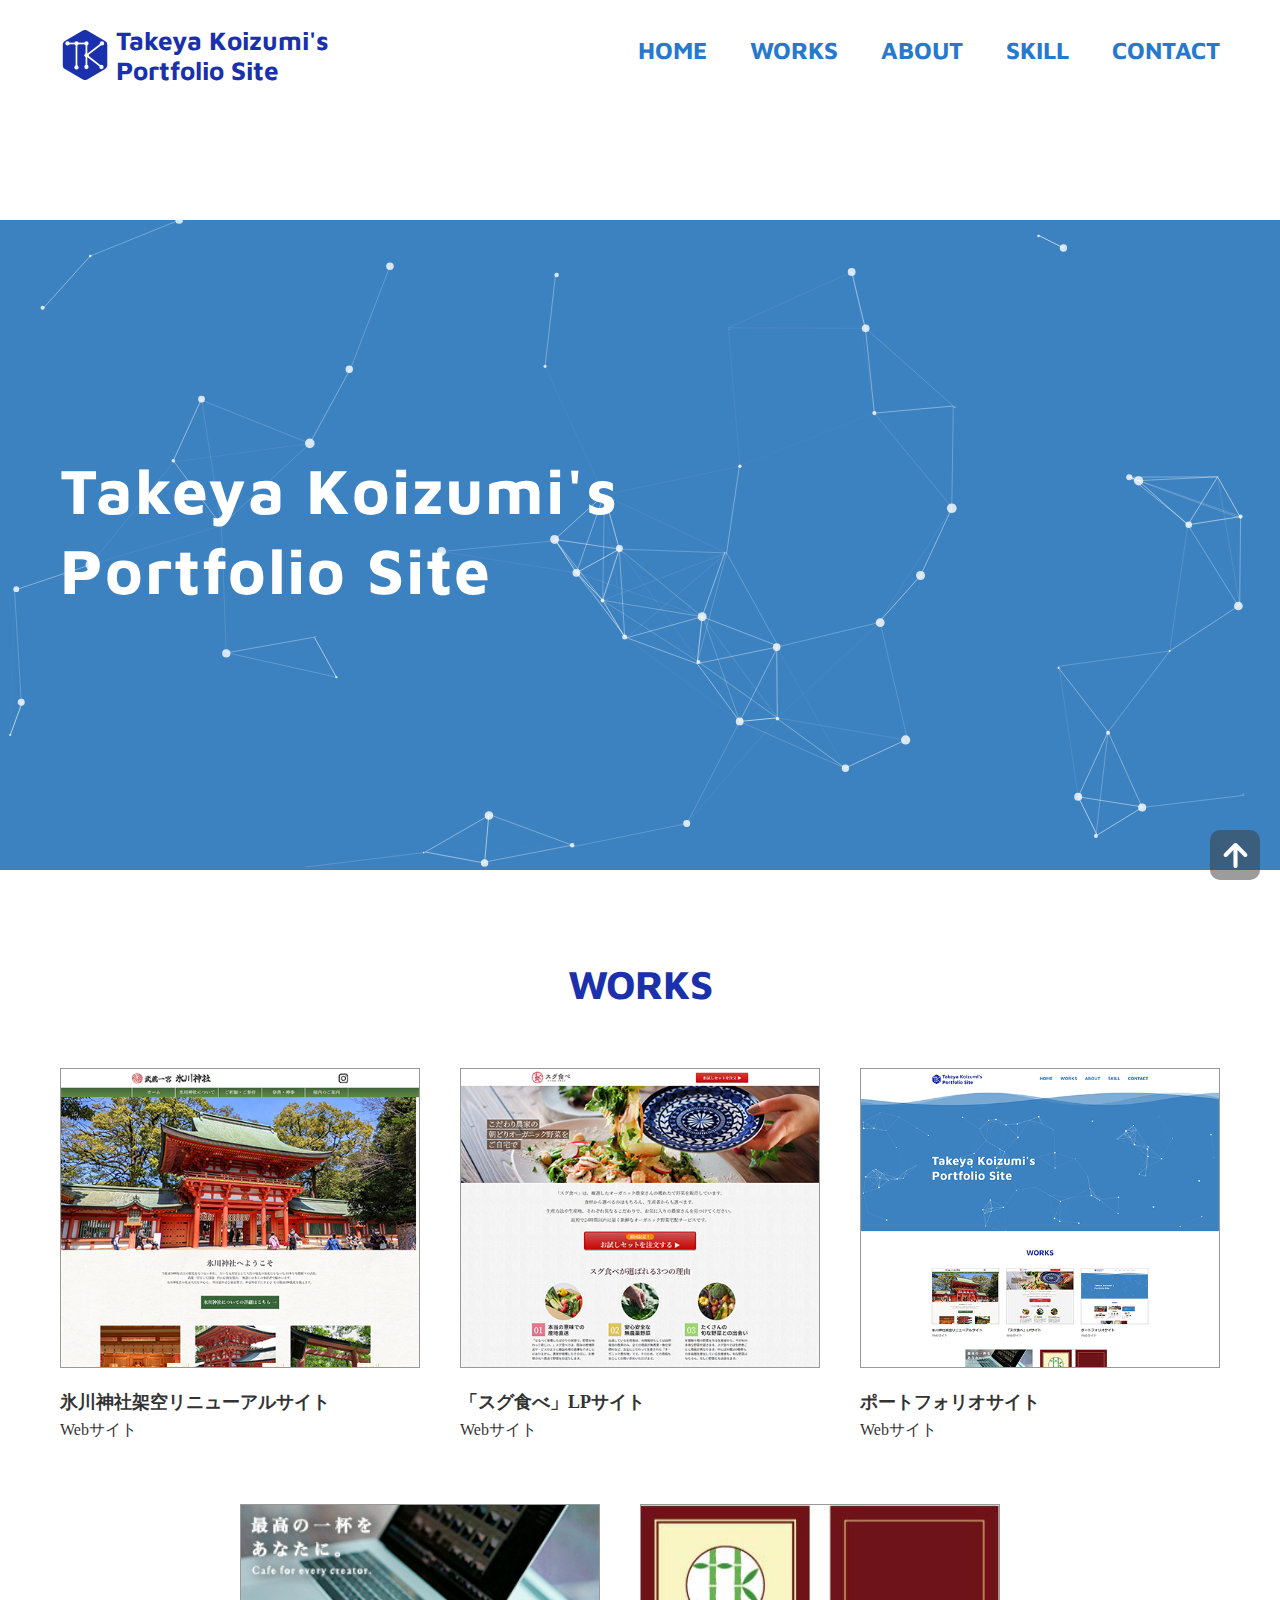
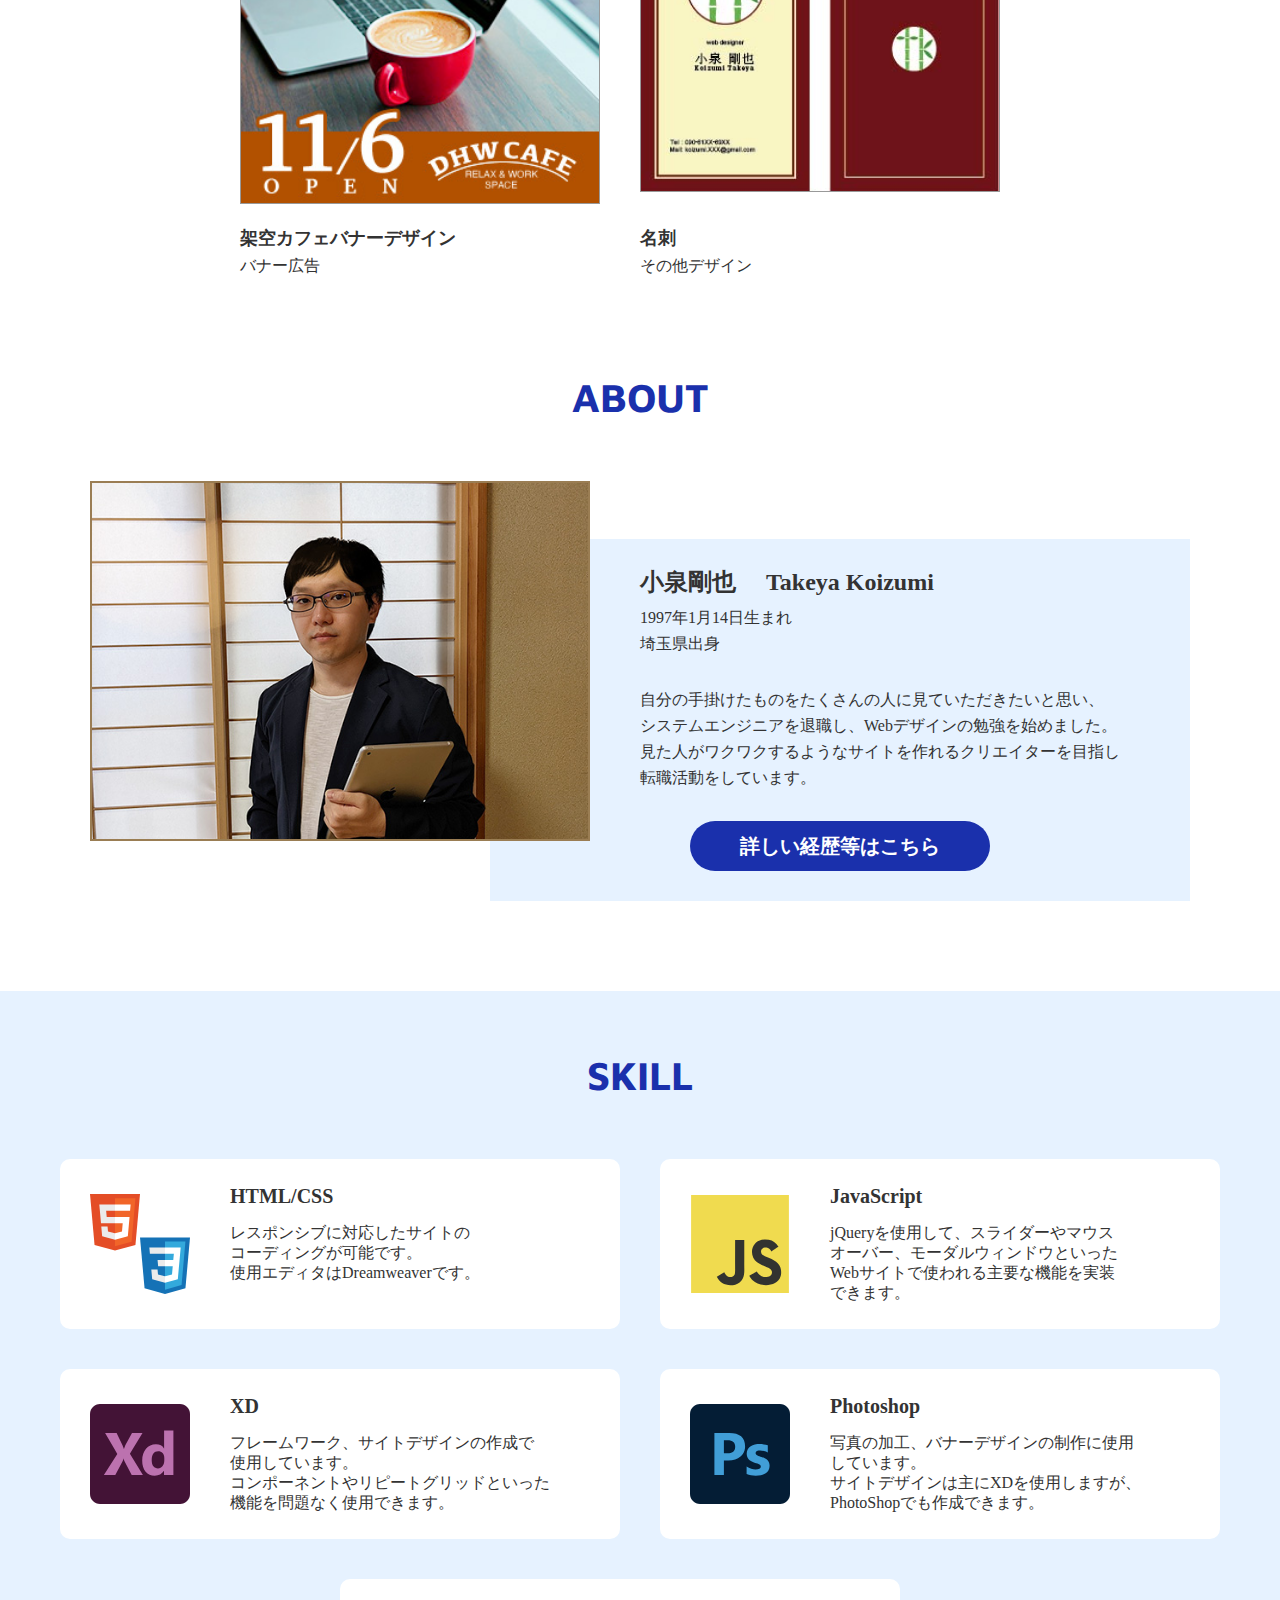
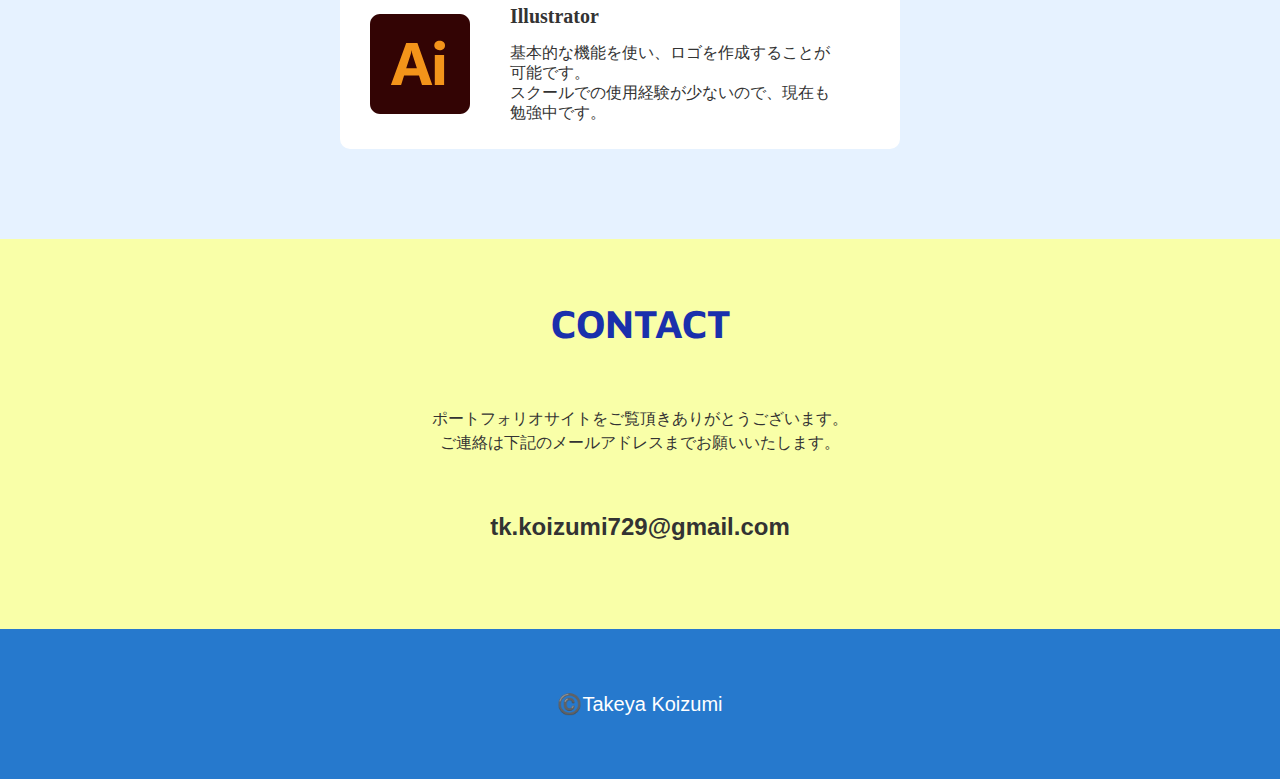
<file: index.html>
<!doctype html>
<html lang="ja">
<head prefix="og: http://ogp.me/ns# fb: http://ogp.me/ns/fb# website: http://ogp.me/ns/website#">
<meta charset="UTF-8">
<meta name = "viewport" content = "width = device-width, initial-scale=1, user-scalable=yes">
<meta name="description" content="Webデザイナー 小泉剛也のポートフォリオサイト">
<meta property="og:title" content="Takeya Koizumi's Portfolio Site"/>
<meta property="og:site_name" content="Takeya Koizumi's Portfolio Site">
<meta property="og:type" content="website">
<meta property="og:locale" content="ja-JP">
<meta property="og:image" content="assets/images/top/portfolio_image.png">
<meta property="og:description" content="Webデザイナー 小泉剛也のポートフォリオサイト"/>
<meta name="twitter:card" content="summary" />
<title>Takeya Koizumi's Portfolio Site</title>
<!-- フォント読み込み -->
<link href="https://fonts.googleapis.com/css2?family=Maven+Pro:wght@600;700&display=swap" rel="stylesheet">
<link href="https://fonts.googleapis.com/css2?family=Noto+Sans+JP:wght@700&display=swap" rel="stylesheet">
<!-- CSS -->
<link rel="stylesheet" href="assets/css/reset.css">
<link rel="stylesheet" href="assets/css/common.css">
<link rel="stylesheet" href="assets/css/top.css">
<link rel="stylesheet" type="text/css" href="http://coco-factory.jp/ugokuweb/wp-content/themes/ugokuweb/data/move02/5-11/css/reset.css">
<link rel="stylesheet" type="text/css" href="http://coco-factory.jp/ugokuweb/wp-content/themes/ugokuweb/data/move02/5-11/css/5-11.css">
<link href="assets/images/common-logo/favicon.ico" rel="icon" type="image/x-icon" />
</head>

<body>
<!-- ヘッダー -->
<header class="header">
  <div class="header__container"> 
    <!-- ロゴ --> 
    <a href="index.html">
    <div class="header__logo"> <img class="header__logo-mark" src="assets/images/common-logo/portfolio_logo.svg" alt="ポートフォリオサイトロゴ">
      <div class="header__logo-type">Takeya Koizumi's<br>
        Portfolio Site</div>
    </div>
    </a> 
    <!-- ハンバーガーメニュー -->
    <div class="open-button"><span></span></div>
    <div class="navigation-filter"></div>
    <!-- ナビゲーションメニュー -->
    <nav class="header__navigation">
      <div id="menu-title">MENU</div>
      <div class="close-button"><span></span></div>
      <ul>
        <li><a href="index.html">HOME</a></li>
        <li><a href="#works">WORKS</a></li>
        <li><a href="#about">ABOUT</a></li>
        <li><a href="#skill">SKILL</a></li>
        <li><a href="#contact">CONTACT</a></li>
      </ul>
    </nav>
  </div>
</header>
<!-- メイン -->
<main class="main"> 
  <!-- トップアニメーション -->
  <section class="section-top"> 
    <!-- 波 -->
    <div class="section-top__wave">
      <canvas id="waveCanvas"></canvas>
    </div>
    <div class="section-top__bg"> 
      <!-- 幾何学模様 -->
      <div id="particles-js"></div>
      <!-- タイトル -->
      <h1 class="section-top__title">Takeya Koizumi's<br>
        Portfolio Site</h1>
    </div>
  </section>
  
  <!-- WORKS -->
  <section class="section-works">
    <h2 id="works">WORKS</h2>
    <!-- 作品リスト -->
    <ul>
      <!-- 氷川神社架空リニューアルサイト -->
      <li class="works-list"> <a href="works_detail/hikawa-renewal.html">
        <div class="section-works__thumnail">
          <div id="hikawa-renewal-piture"></div>
        </div>
        </a>
        <div class="section-works__text">
          <div class="section-works__text-title"> <a href="works_detail/hikawa-renewal.html">氷川神社架空リニューアルサイト</a> </div>
          <p>Webサイト</p>
        </div>
      </li>
      <!-- 「スグ食べ」LPサイト -->
      <li class="works-list"> <a href="works_detail/sugutabe.html">
        <div class="section-works__thumnail">
          <div id="sugutabe-piture"></div>
        </div>
        </a>
        <div class="section-works__text">
          <div class="section-works__text-title"> <a href="works_detail/sugutabe.html">「スグ食べ」LPサイト</a> </div>
          <p>Webサイト</p>
        </div>
        <!-- ポートフォリオサイト --> 
      </li>
      <li class="works-list"> <a href="works_detail/myportfolio.html">
        <div class="section-works__thumnail">
          <div id="portfolio-site-piture"></div>
        </div>
        </a>
        <div class="section-works__text">
          <div class="section-works__text-title"> <a href="works_detail/myportfolio.html">ポートフォリオサイト</a> </div>
          <p>Webサイト</p>
        </div>
      </li>
      <!-- 架空カフェバナーデザイン -->
      <li class="works-list"> <a href="works_detail/cafebanner.html">
        <div class="section-works__thumnail">
          <div id="cafe-banar-piture"></div>
        </div>
        </a>
        <div class="section-works__text">
          <div class="section-works__text-title"> <a href="works_detail/cafebanner.html">架空カフェバナーデザイン</a> </div>
          <p>バナー広告</p>
        </div>
      </li>
      <!-- 名刺 -->
      <li class="works-list"> <a href="works_detail/namecard.html">
        <div class="section-works__thumnail">
          <div id="namecard-piture"></div>
        </div>
        </a>
        <div class="section-works__text">
          <div class="section-works__text-title"> <a href="works_detail/namecard.html">名刺</a> </div>
          <p>その他デザイン</p>
        </div>
      </li>
    </ul>
    <!-- 作品リスト ここまで --> 
  </section>
  <!-- ABOUT -->
  <section class="section-about">
    <h2 id="about">ABOUT</h2>
    <div class="section-about__space">
      <div class="section-about__description">
        <div class="section-about__text"> 
          <!-- プロフィール -->
          <div class="section-about__profile">
            <div class="section-about__profile-name"><span>小泉剛也</span>　<br class="br-sp">
              Takeya Koizumi</div>
            <p>1997年1月14日生まれ<br>
              埼玉県出身</p>
          </div>
          <!-- 自己紹介文 -->
          <p>自分の手掛けたものをたくさんの人に見ていただきたいと思い、<br>
            システムエンジニアを退職し、Webデザインの勉強を始めました。<br>
            見た人がワクワクするようなサイトを作れるクリエイターを目指し<br class="br-pc">転職活動をしています。</p>
        </div>
        <!-- ABOUTリンクボタン -->
        <div class="button-area"> <a href="about.html">
          <div class="section-about__button"> 詳しい経歴等はこちら </div>
          </a> </div>
      </div>
      <!-- 写真 -->
      <div class="section-about__image"></div>
    </div>
  </section>
  <!-- SKILL -->
  <section class="section-skill">
    <h2 id="skill">SKILL</h2>
    <ul>
      <!-- HTML/CSS -->
      <li>
        <div class="skill-wrap">
          <div class="skill-icon">
            <div id="html_css"><img src="assets/images/top/skill_icon/HTML_CSS.svg" alt="HTML/CSS"></div>
          </div>
          <div class="skill-text">
            <div class="skill-title">HTML/CSS</div>
            <div class="skill-description">
              <p>レスポンシブに対応したサイトの<br class="br-pc">
                コーディングが可能です。<br>
                使用エディタはDreamweaverです。</p>
            </div>
          </div>
        </div>
      </li>
      <!-- JavaScript -->
      <li>
        <div class="skill-wrap">
          <div class="skill-icon">
            <div id="JavaScript"><img src="assets/images/top/skill_icon/javascript.svg" alt="JavaScript"></div>
          </div>
          <div class="skill-text">
            <div class="skill-title">JavaScript</div>
            <div class="skill-description">
              <p>jQueryを使用して、スライダーやマウス<br class="br-pc">
                オーバー、モーダルウィンドウといった<br class="br-pc">
                Webサイトで使われる主要な機能を実装<br class="br-pc">
                できます。</p>
            </div>
          </div>
        </div>
      </li>
      <!-- XD -->
      <li>
        <div class="skill-wrap">
          <div class="skill-icon">
            <div id="XD"><img src="assets/images/top/skill_icon/XD_icon.svg" alt="XD"></div>
          </div>
          <div class="skill-text">
            <div class="skill-title">XD</div>
            <div class="skill-description">
              <p>フレームワーク、サイトデザインの作成で<br class="br-pc">
                使用しています。<br>
                コンポーネントやリピートグリッドといった<br class="br-pc">
                機能を問題なく使用できます。</p>
            </div>
          </div>
        </div>
      </li>
      <!-- Photoshop -->
      <li>
        <div class="skill-wrap">
          <div class="skill-icon">
            <div id="PhotoShop"><img src="assets/images/top/skill_icon/Photoshop_icon.svg" alt="Photoshop"></div>
          </div>
          <div class="skill-text">
            <div class="skill-title">Photoshop</div>
            <div class="skill-description">
              <p>写真の加工、バナーデザインの制作に使用<br class="br-pc">
                しています。<br>
                サイトデザインは主にXDを使用しますが、<br class="br-pc">
                PhotoShopでも作成できます。</p>
            </div>
          </div>
        </div>
      </li>
      <!-- Illustrator -->
      <li>
        <div class="skill-wrap">
          <div class="skill-icon">
            <div id="Illustrator"><img src="assets/images/top/skill_icon/Illustrator_icon.svg" alt="Illustrator"></div>
          </div>
          <div class="skill-text">
            <div class="skill-title">Illustrator</div>
            <div class="skill-description">
              <p>基本的な機能を使い、ロゴを作成することが<br class="br-pc">
                可能です。<br>
                スクールでの使用経験が少ないので、現在も<br class="br-pc">
                勉強中です。</p>
            </div>
          </div>
        </div>
      </li>
    </ul>
  </section>
  <!-- contact -->
  <section class="section-contact">
    <h2 id="contact">CONTACT</h2>
    <!-- あいさつ -->
    <div class="section-contact__message">
      <p>ポートフォリオサイトをご覧頂き<br class="br-sp">ありがとうございます。<br>
        ご連絡は下記のメールアドレスまで<br class="br-sp">お願いいたします。</p>
    </div>
    <!-- メールアドレス -->
    <address class="contact-mail">
    tk.koizumi729@gmail.com
    </address>
  </section>
</main>
<!-- フッター -->
<footer class="footer"> 
  <!-- コピーライト --> 
  <small>©️Takeya Koizumi</small> </footer>
<!-- 上に戻るボタン -->
<p id="scroll-top"><a href="#"><img src="assets/images/common-logo/arrow_up.svg" alt="矢印"></a></p>
<!-- JS --> 
<script
  src="https://code.jquery.com/jquery-3.6.0.js"
  integrity="sha256-H+K7U5CnXl1h5ywQfKtSj8PCmoN9aaq30gDh27Xc0jk="
  crossorigin="anonymous"></script> 
<script src="http://coco-factory.jp/ugokuweb/wp-content/themes/ugokuweb/data/move02/5-11/js/5-11.js"></script> 
<script src="assets/js/particles.min.js"></script> 
<script src="assets/js/app.js"></script> 
<script src="assets/js/common.js"></script> 
<script src="assets/js/top.js"></script>
</body>
</html>
</file>
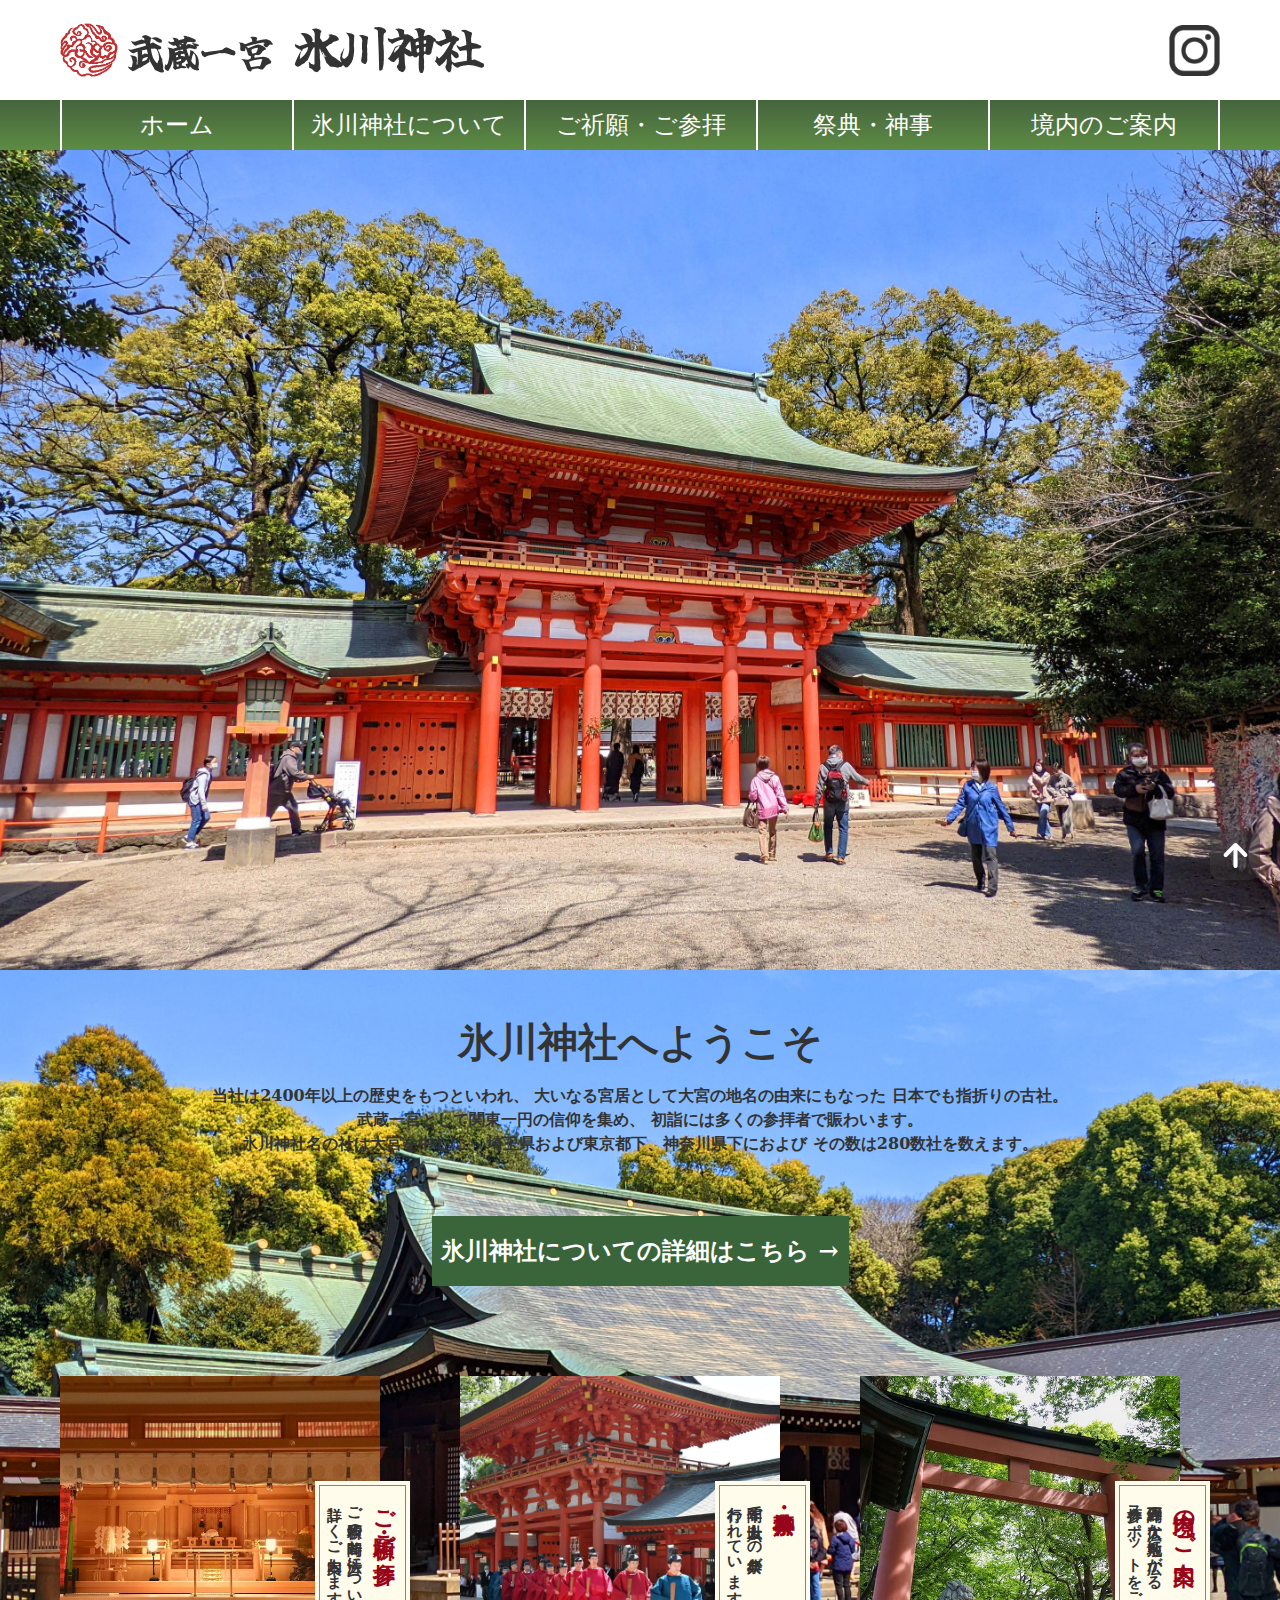
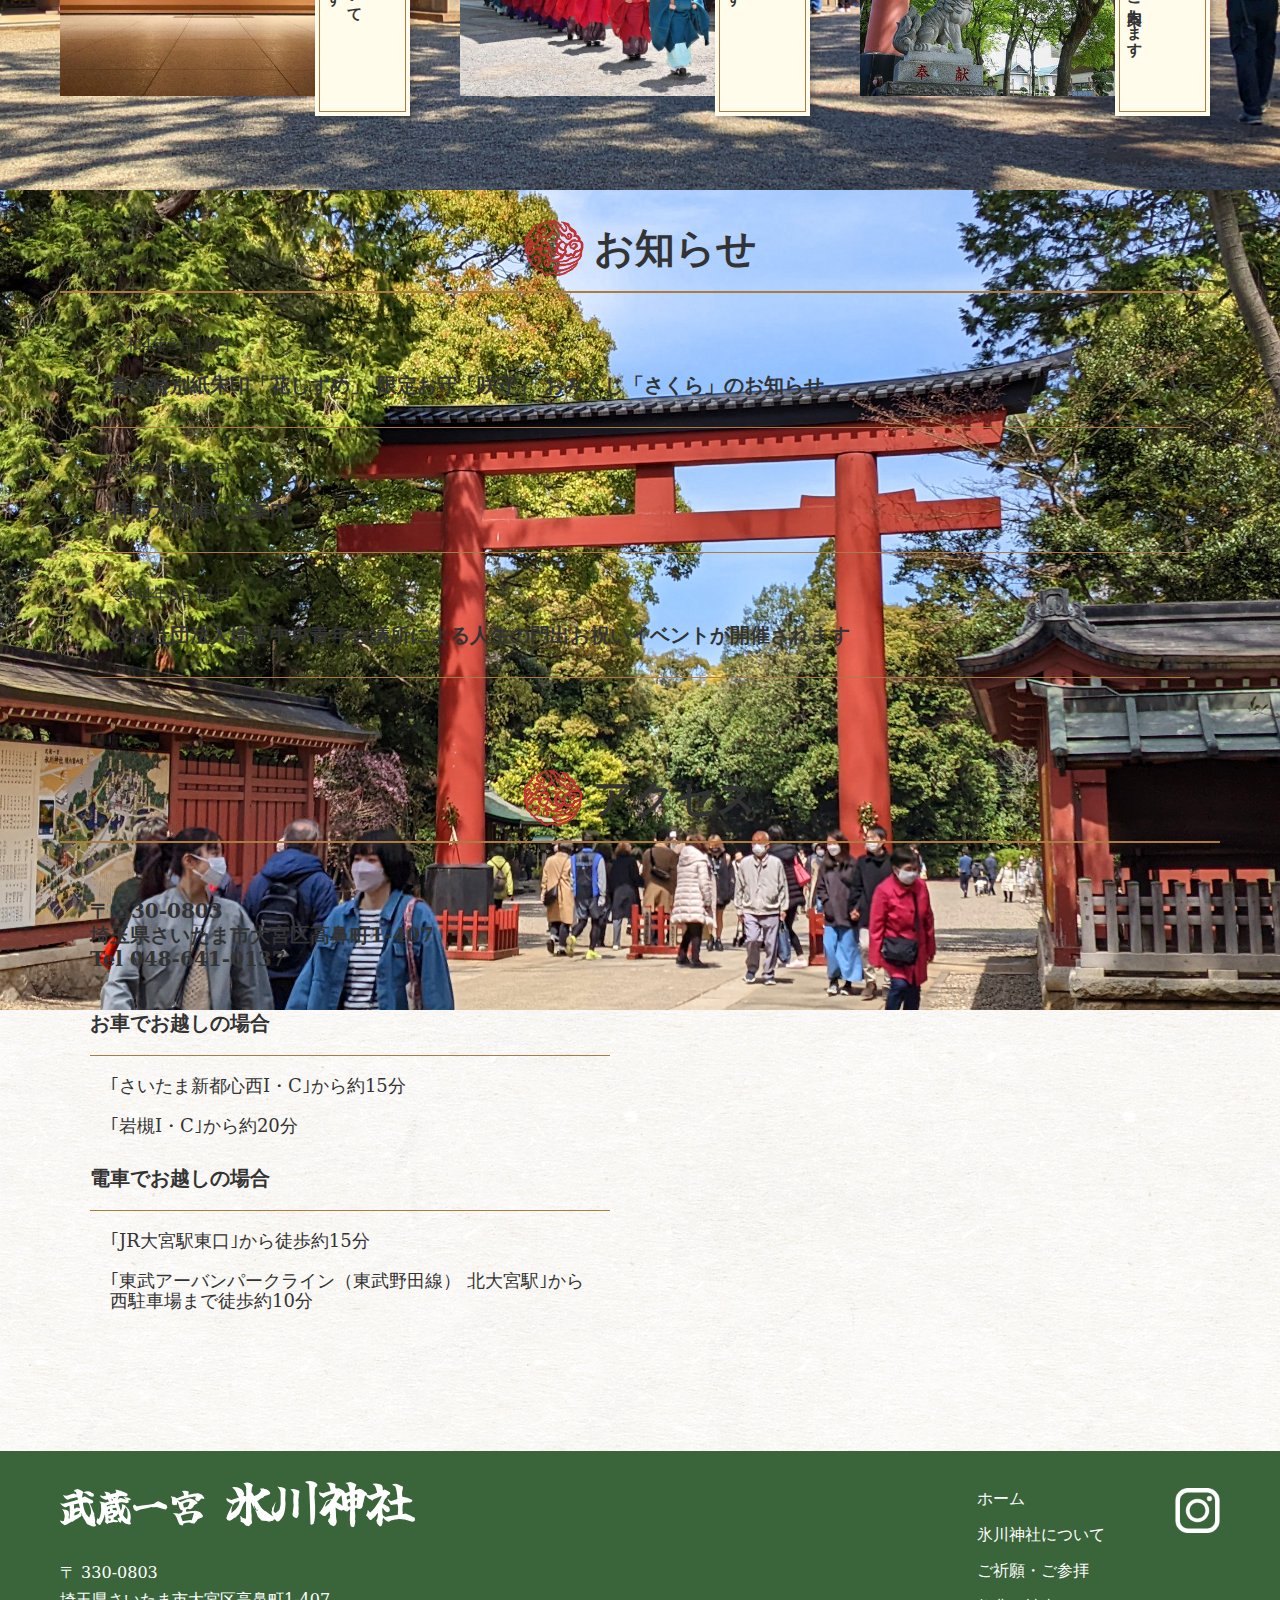
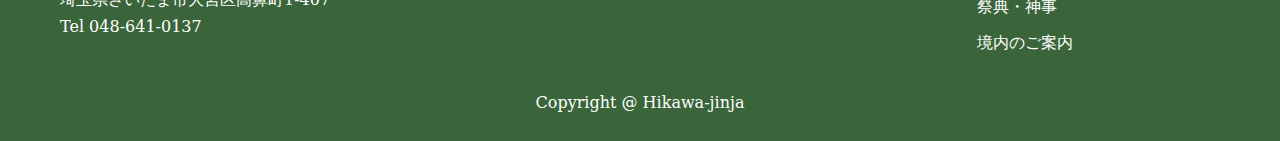
<file: hikawa-renewal/index.html>
<!doctype html>
<html lang="ja">
<head prefix="og: http://ogp.me/ns# fb: http://ogp.me/ns/fb# website: http://ogp.me/ns/website#">
<meta charset="UTF-8">
<meta name = "viewport" content = "width = device-width, initial-scale=1, user-scalable=yes">
<meta name="description" content="埼玉県さいたま市の大宮に鎮座する、武蔵一宮氷川神社の公式ホームページです。">
<meta property="og:title" content="武蔵一宮氷川神社"/>
<meta property="og:site_name" content="武蔵一宮氷川神社">
<meta property="og:type" content="website">
<meta property="og:locale" content="ja-JP">
<meta property="og:image" content="assets/images/top/gate.jpg">
<meta property="og:description" content="埼玉県さいたま市の大宮に鎮座する、武蔵一宮氷川神社の公式ホームページです。"/>
<meta name="twitter:card" content="summary" />
<title>武蔵一宮　氷川神社</title>
<!-- フォント読み込み --> 

<!-- JS/CSS -->
<link rel="stylesheet" href="assets/slick/slick.css">
<link rel="stylesheet" href="assets/slick/slick-theme.css">
<link rel="stylesheet" href="assets/css/reset.css">
<link rel="stylesheet" href="assets/css/common.css">
<link rel="stylesheet" href="assets/css/top.css">
<link href="assets/images/common-logo/favicon.ico" rel="icon" type="image/x-icon" />
</head>

<body>
<header class="header">
  <div class="header__container"> <a href="index.html">
    <div class="header__logo"> <img class="header__logo-mark" src="assets/images/common-logo/logo-mark.svg" alt="氷川神社 ロゴマーク"> <img class="header__logo-type" src="assets/images/common-logo/logotype_header.svg" alt="氷川神社 ロゴタイプ"> </div>
    </a>
    <div class="header__instagram-icon"> <a href="https://www.instagram.com/musashiichinomiya.hikawajinjya/?hl=ja"> <img src="assets/images/common-logo/inst_icon_b.png" alt="instagramアイコン"></a> </div>
  </div>
  <div class="open-button"><span></span></div>
  <div class="navigation-filter"></div>
  <nav class="header__navigation">
    <div id="menu-title">メニュー</div>
    <div class="close-button"><span></span></div>
    <ul>
      <li><a href="index.html">ホーム</a></li>
      <li><a href="about.html">氷川神社について</a></li>
      <li><a href="gokigan.html">ご祈願・ご参拝</a></li>
      <li><a href="saiten.html">祭典・神事</a></li>
      <li><a href="keidai.html">境内のご案内</a></li>
    </ul>
    <a href="https://www.instagram.com/musashiichinomiya.hikawajinjya/?hl=ja">
    <div class="nav__instagram-link"> <img src="assets/images/common-logo/inst_icon_w.png" alt="instagramアイコン"> <span>氷川神社<br>
      公式Instagram</span> </div>
    </a> </nav>
</header>
<main class="main">
  <div  class="background">
    <section class="section-top">
      <div class="section-top__slick">
        <div id="image_gate"></div>
        <div id="image_honden"></div>
        <div id="image_torii"></div>
      </div>
      <div class="section-top__lead">
        <h1>氷川神社へようこそ</h1>
        <p>当社は2400年以上の歴史をもつといわれ、<br class="br-sp">
          大いなる宮居として大宮の地名の由来にもなった <br class="br-sp">
          日本でも指折りの古社。<br>
          武蔵一宮として関東一円の信仰を集め、<br class="br-sp">
          初詣には多くの参拝者で賑わいます。<br>
          氷川神社名の社は大宮を中心に、<br class="br-sp">
          埼玉県および東京都下、神奈川県下におよび<br class="br-sp">
          その数は280数社を数えます。</p>
      </div>
      <!-- ボタン -->
      <div class="button-area"> <a href="about.html">
        <div class="about-link">
          <p>氷川神社についての詳細はこちら →</p>
        </div>
        </a> </div>
    </section>
    <section class="section-contents">
      <ul>
        <li class="contents-list"><a href="gokigan.html">
          <div class="section-contents__picture">
            <div id="gokigan-piture"></div>
          </div>
          <div class="section-contents__text">
            <div class="box-border">
              <div class="section-contents__title">
                <h3>ご祈願・ご参拝</h3>
              </div>
              <div class="section-contents__description">
                <p>ご祈願の時間と方法について<br>
                  詳しくご案内します</p>
              </div>
            </div>
          </div>
          </a> </li>
        <li class="contents-list"><a href="saiten.html">
          <div class="section-contents__picture">
            <div id="saiten-piture"></div>
          </div>
          <div class="section-contents__text">
            <div class="box-border">
              <div class="section-contents__title">
                <h3>祭典・神事</h3>
              </div>
              <div class="section-contents__description">
                <p>年間で六十以上もの祭典が<br>
                  行われています</p>
              </div>
            </div>
          </div>
          </a> </li>
        <li class="contents-list"><a href="keidai.html">
          <div class="section-contents__picture">
            <div id="keidai-piture"></div>
          </div>
          <div class="section-contents__text">
            <div class="box-border">
              <div class="section-contents__title">
                <h3>境内のご案内</h3>
              </div>
              <div class="section-contents__description">
                <p>約三万坪の広大な敷地に広がる<br>
                  参拝スポットをご案内します</p>
              </div>
            </div>
          </div>
          </a> </li>
      </ul>
    </section>
    <section class="section-news">
      <div class="section-news__title"> <img src="assets/images/common-logo/logo-mark.svg" alt="ロゴ">
        <h2>お知らせ</h2>
      </div>
      <ol>
        <li>
          <time datetime="2022-03-18">令和4年3月18日</time>  
          <p><a href="news.html#news01">春の特別紙朱印「花しずめ」 限定お守「咲守」 おみくじ「さくら」のお知らせ</a></p>  
        </li>
        <li>
          <time datetime="2022-03-18">令和4年3月18日</time>
          <p><a href="news.html#news02">特別大祈祷のご案内</a></p>      
        </li>
        <li>
          <time datetime="2022-03-14">令和4年3月14日</time>
          <p><a href="news.html#news03">公益社団法人埼玉中央青年会議所による<br class="br-sp">人生の門出お祝いイベントが開催されます</a></p>
        </li>
      </ol>
    </section>
    <section class="section-access">
      <div class="section-access__title"> <img src="assets/images/common-logo/logo-mark.svg" alt="ロゴ">
        <h2 id="access">アクセス</h2>
      </div>
      <div class="section-access__container">
        <address>
        〒 330-0803<br>
        埼玉県さいたま市大宮区高鼻町1-407<br>
        Tel  048-641-0137
        </address>
        <div class="section-access__map">
          <iframe src="https://www.google.com/maps/embed?pb=!1m18!1m12!1m3!1d3231.236716542776!2d139.62758351540015!3d35.91670548014!2m3!1f0!2f0!3f0!3m2!1i1024!2i768!4f13.1!3m3!1m2!1s0x6018c147ffcd80df%3A0x3e27069d9d126211!2z5q2m6JS15LiA5a6uIOawt-W3neelnuekvg!5e0!3m2!1sja!2sjp!4v1649407730125!5m2!1sja!2sjp" width="600" height="450" style="border:0;" allowfullscreen="" loading="lazy" referrerpolicy="no-referrer-when-downgrade"></iframe>
        </div>
        <div class="section-access__transport">
          <div class="section-access__transport-car">
            <div class="section-access__transport-title">
              <h4>お車でお越しの場合</h4>
            </div>
            <p>｢さいたま新都心西I・C｣から約15分</p>
            <p>｢岩槻I・C｣から約20分</p>
          </div>
          <div class="section-access__transport-train">
            <div class="section-access__transport-title">
              <h4>電車でお越しの場合</h4>
            </div>
            <p>｢JR大宮駅東口｣から徒歩約15分</p>
            <p>｢東武アーバンパークライン（東武野田線）<br class="br-sp">
              北大宮駅｣から西駐車場まで徒歩約10分</p>
          </div>
        </div>
      </div>
    </section>
  </div>
</main>
<footer class="footer">
  <div class="footer__container">
    <div class="footer__info"> <a href="index.html"><img class="footer-logo" src="assets/images/common-logo/logotype_footer.svg" alt="氷川神社 ロゴ"></a>
      <address>
      〒 330-0803<br>
      埼玉県さいたま市大宮区高鼻町1-407<br>
      Tel  048-641-0137
      </address>
    </div>
    <nav class="footer__site-map">
      <ul>
        <li><a href="index.html"><span>ホーム</span></a></li>
        <li><a href="about.html"><span>氷川神社について</span></a></li>
        <li><a href="gokigan.html"><span>ご祈願・ご参拝</span></a></li>
        <li><a href="saiten.html"><span>祭典・神事</span></a></li>
        <li><a href="keidai.html"><span>境内のご案内</span></a></li>
      </ul>
    </nav>
    <div class="footer__instagram-icon"> <a href="https://www.instagram.com/musashiichinomiya.hikawajinjya/?hl=ja"><img src="assets/images/common-logo/inst_icon_w.png" alt="instagram_icon"></a></div>
  </div>
  <small>Copyright @ Hikawa-jinja</small> </footer>
<p id="scroll-top"><a href="#"><img src="assets/images/common-logo/arrow_up.svg" alt="矢印"></a></p>
<script
  src="https://code.jquery.com/jquery-3.6.0.js"
  integrity="sha256-H+K7U5CnXl1h5ywQfKtSj8PCmoN9aaq30gDh27Xc0jk="
  crossorigin="anonymous"></script> 
<!--SlickJS--> 
<script src="assets/slick/slick.min.js"></script> 
<script src="assets/js/common.js"></script> 
<script src="assets/js/top.js"></script>
</body>
</html>
</file>
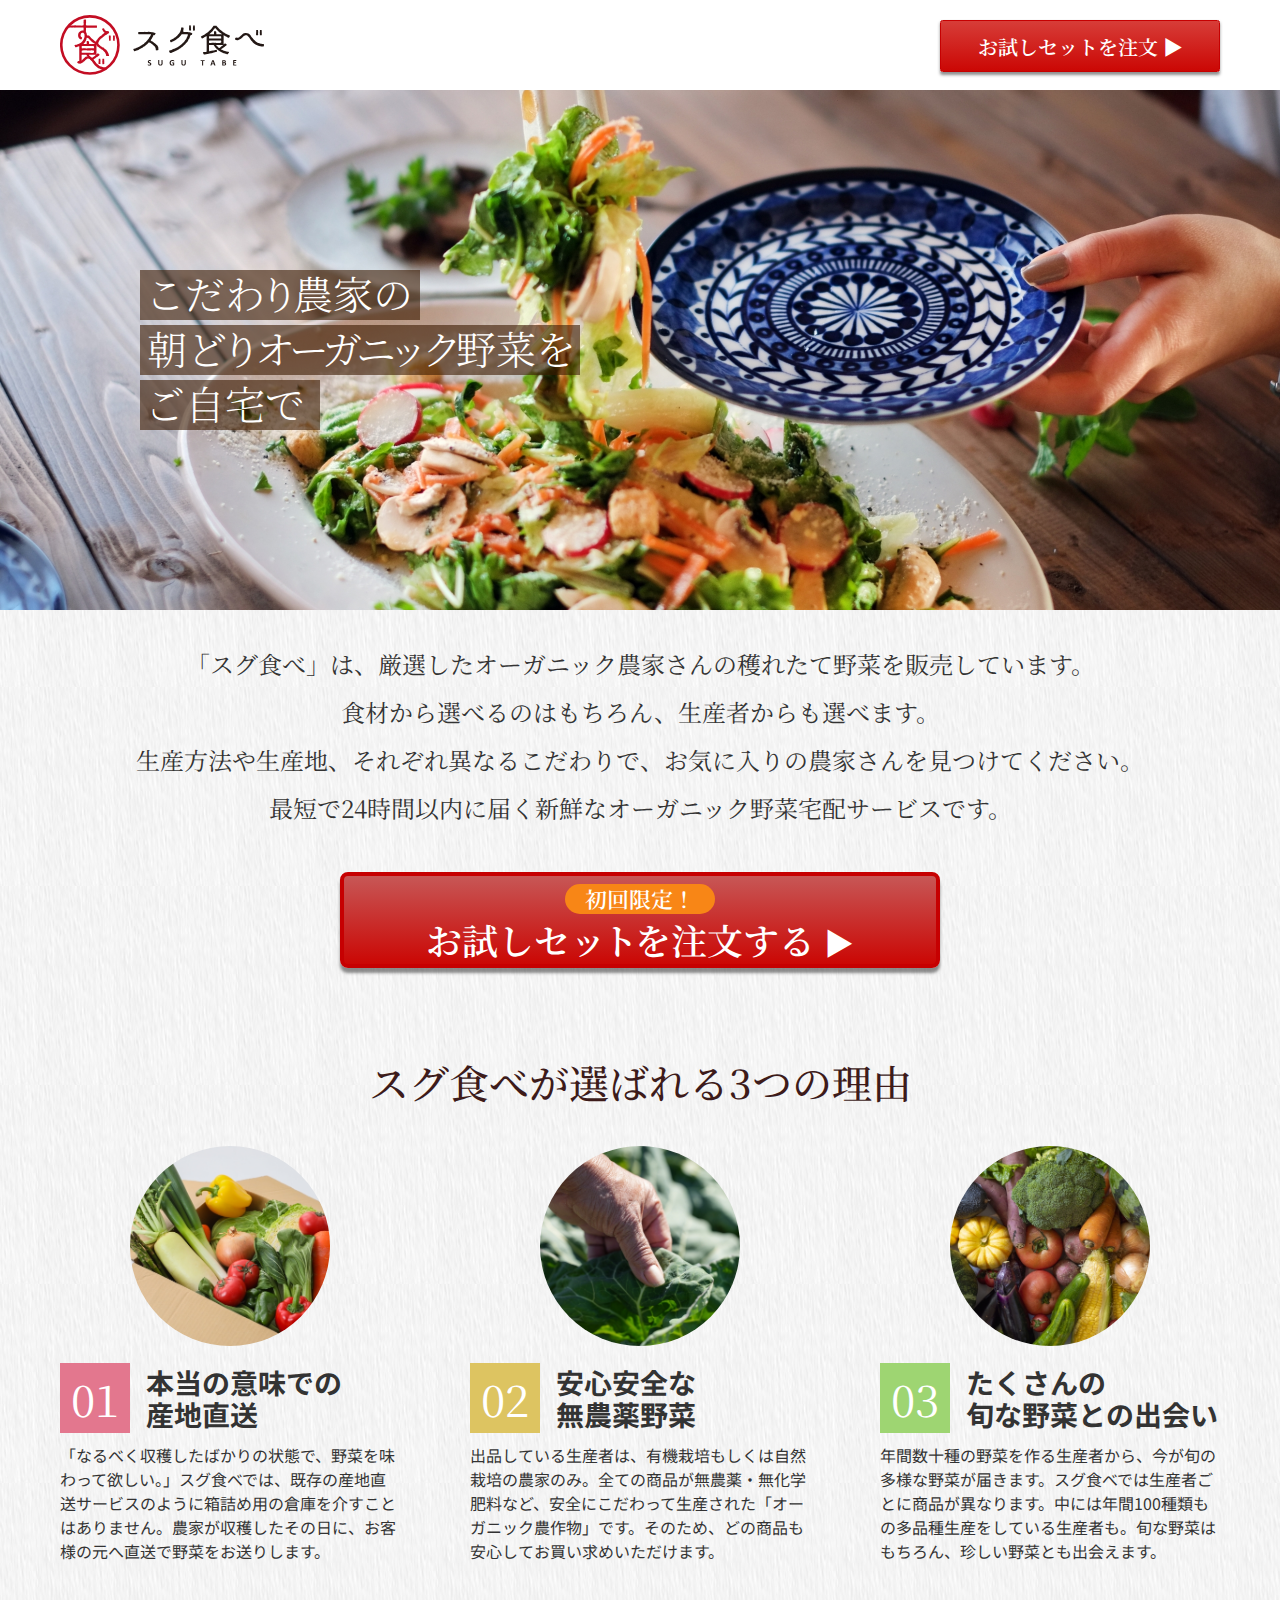
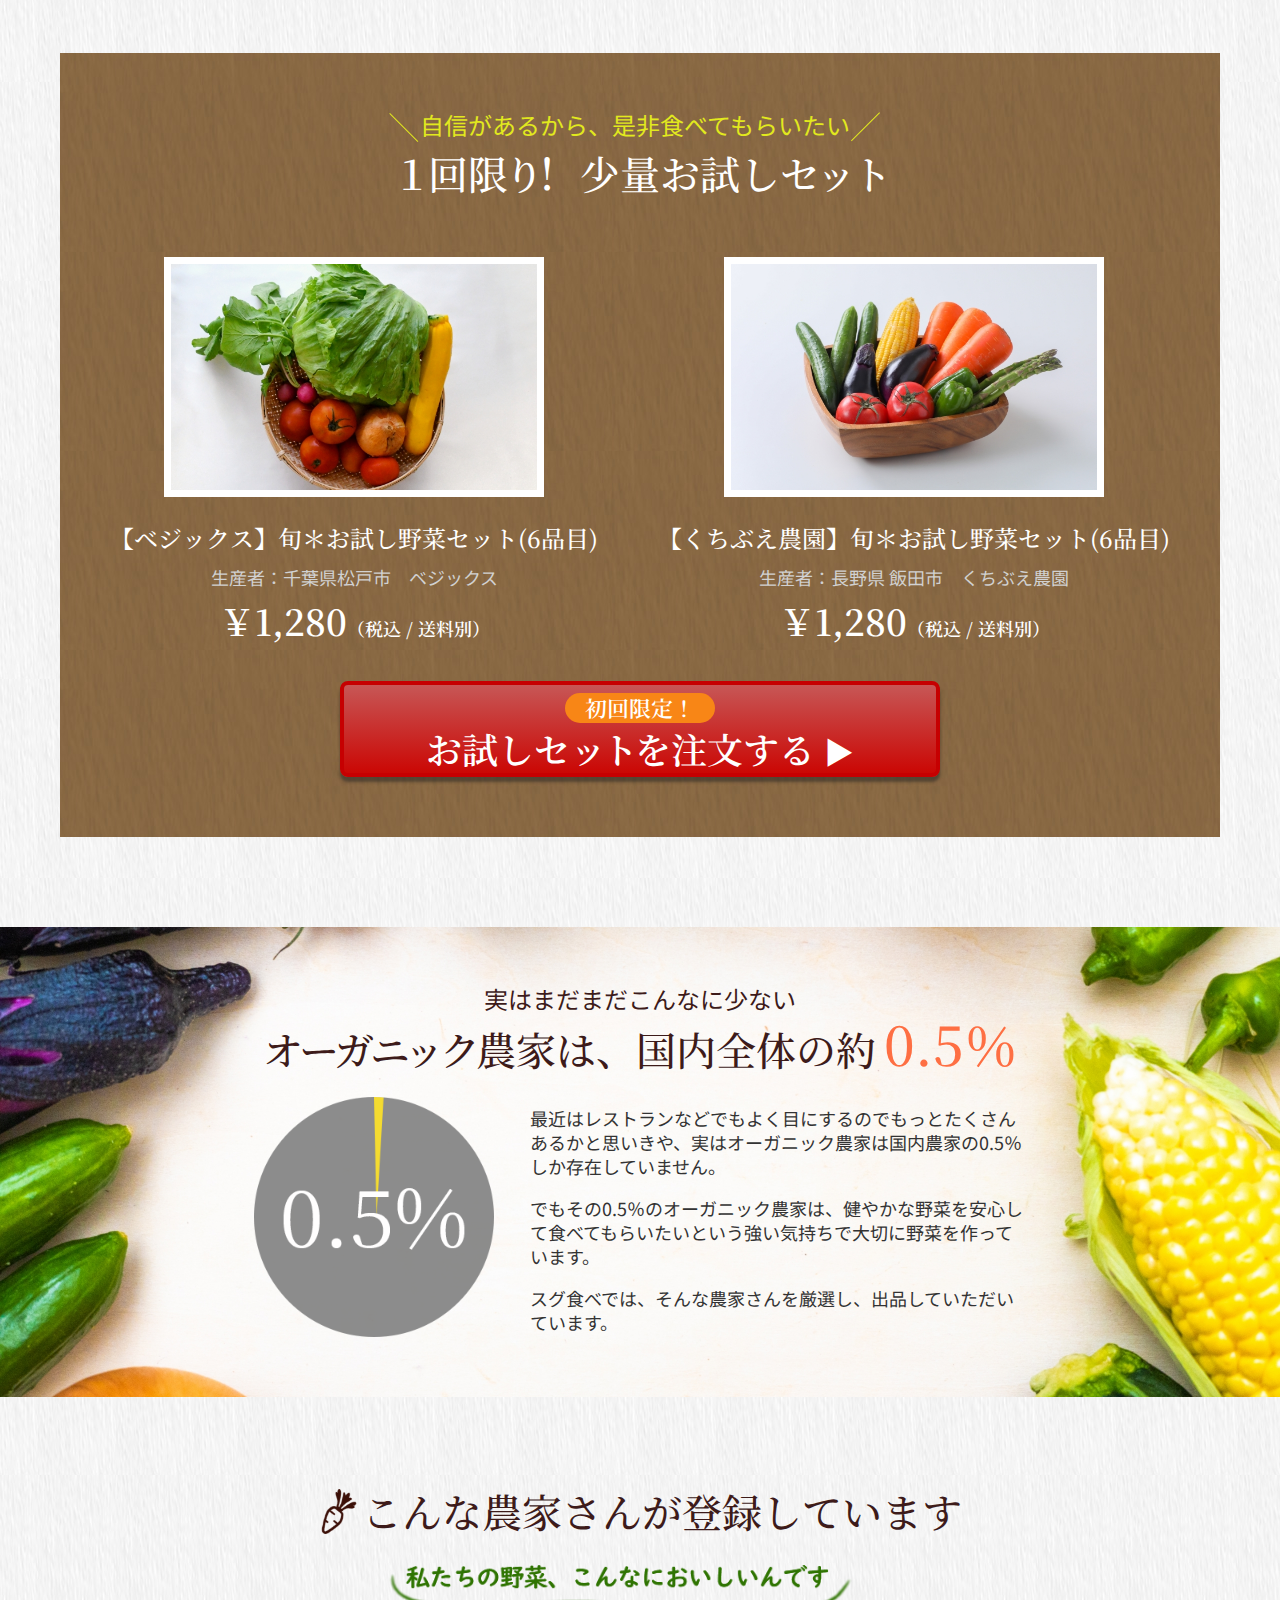
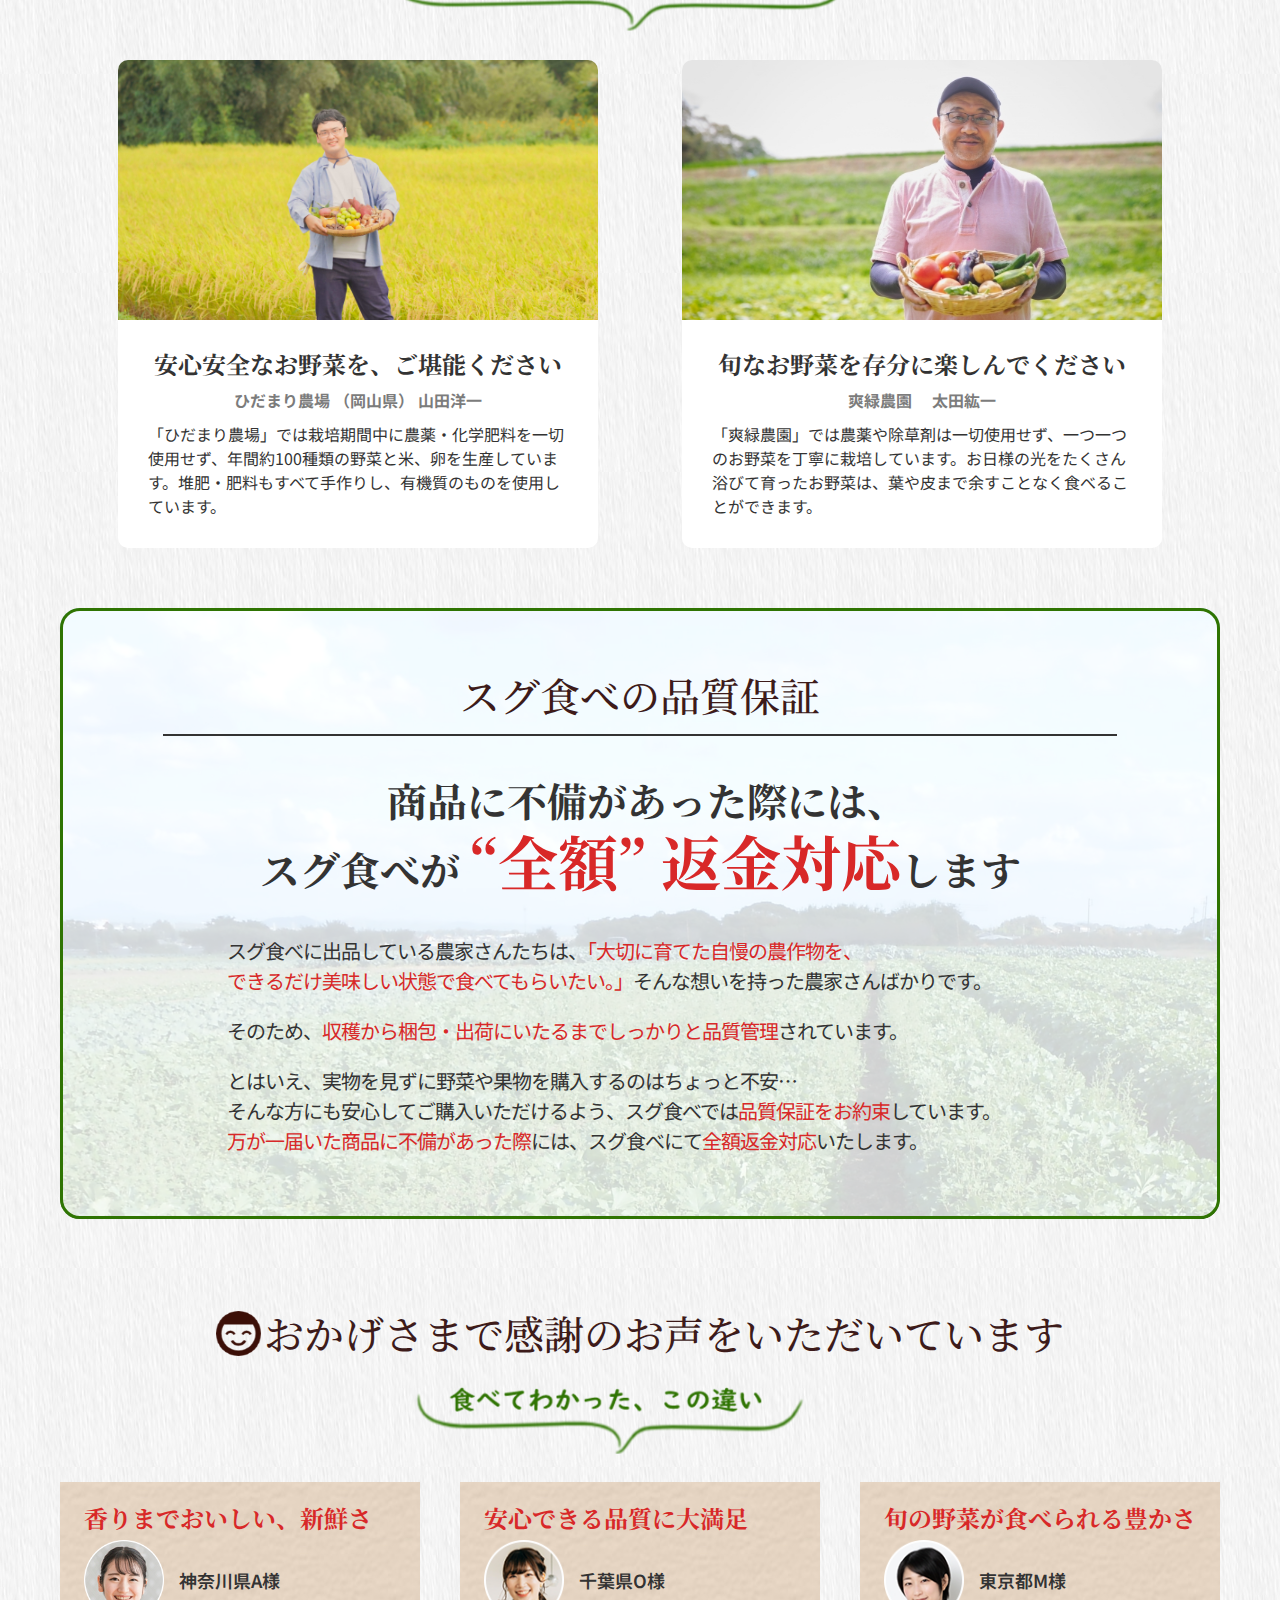
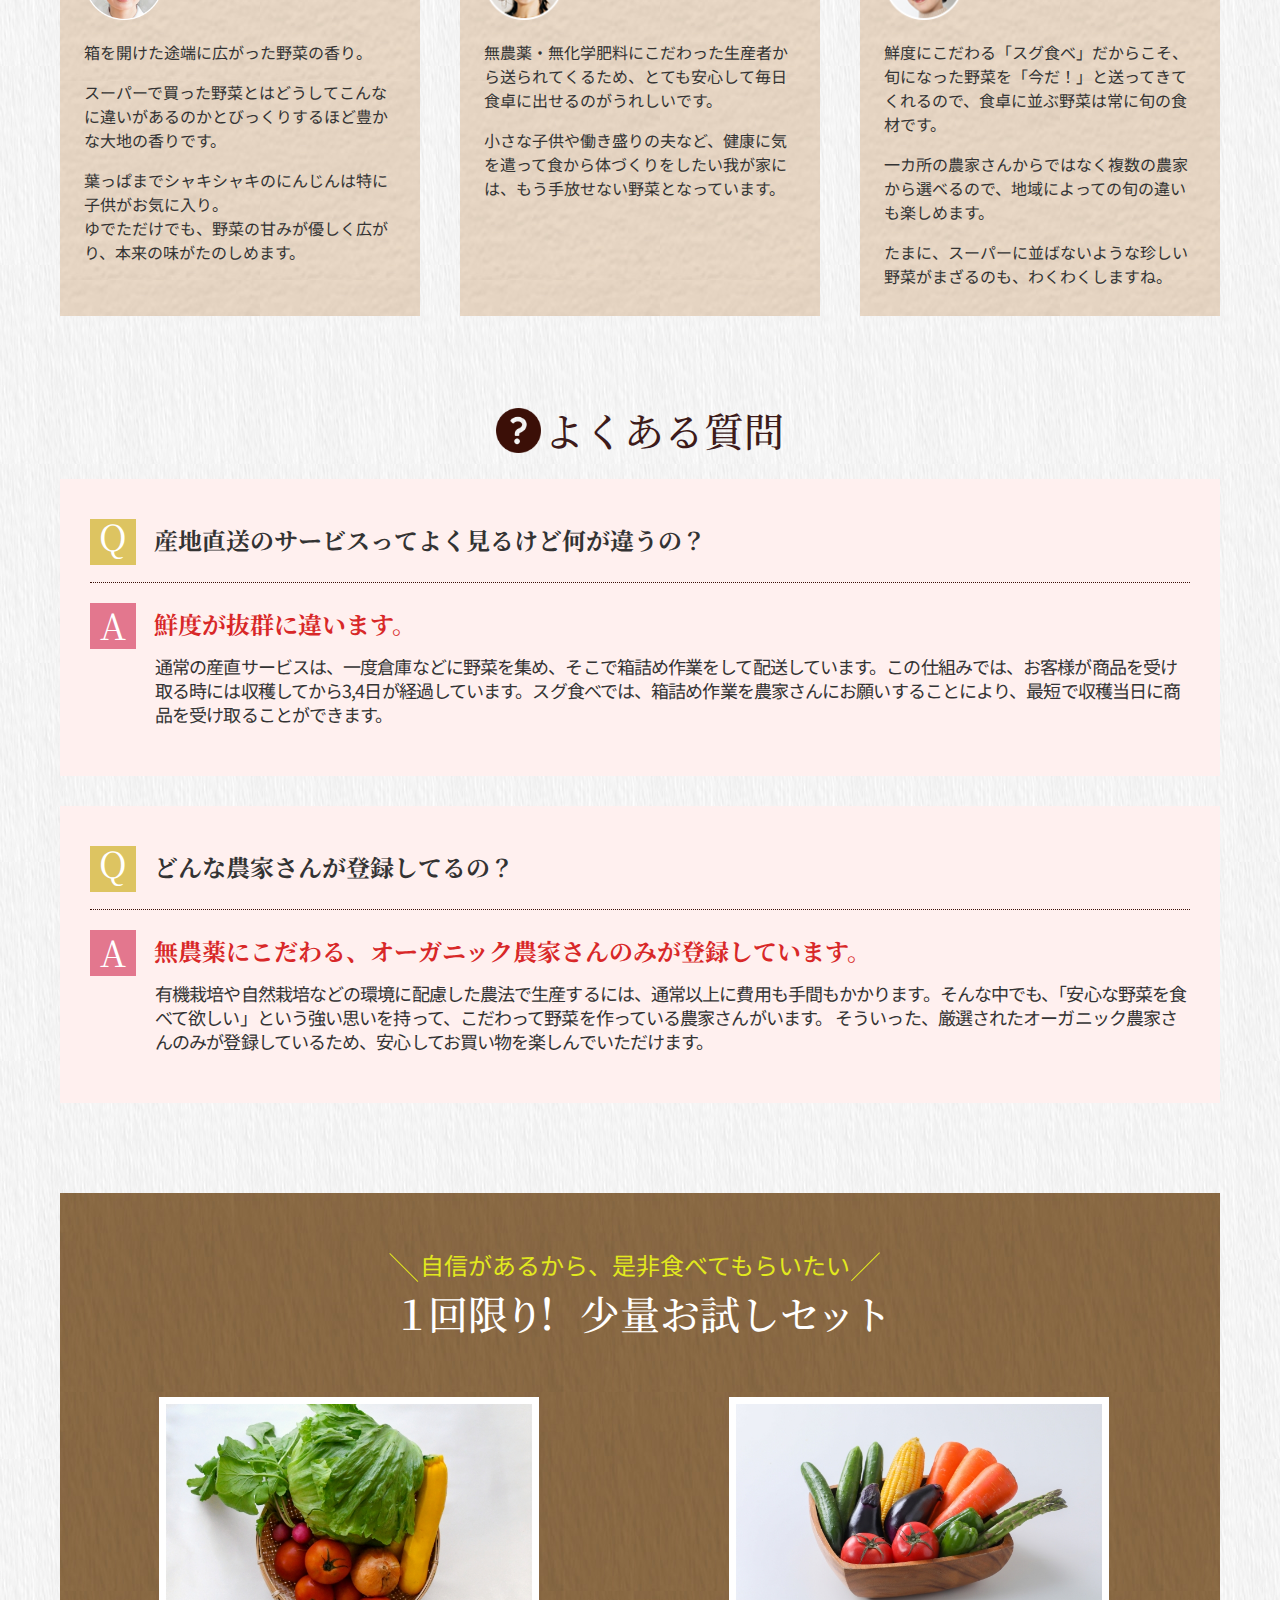
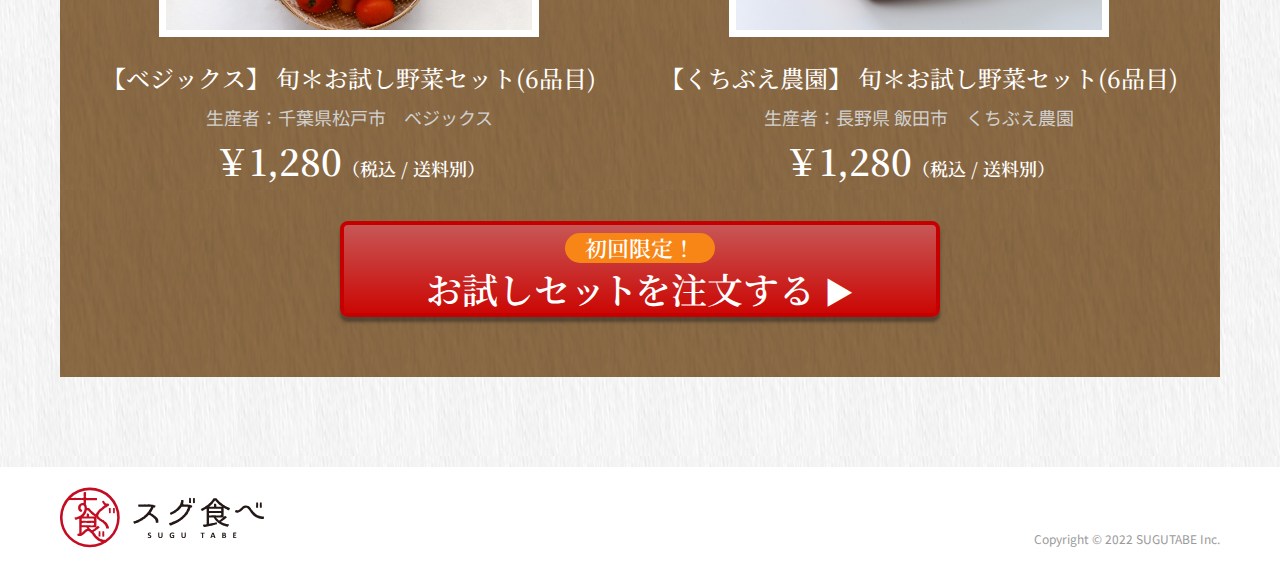
<file: sugutabe/index.html>
<!doctype html>
<html　lang="ja">
<head>
<meta charset="UTF-8">
<meta name = "viewport" content = "width = device-width, initial-scale=1, user-scalable=yes">
<title>スグ食べ</title>
<link rel="stylesheet" href="assets/css/reset.css">
<!-- フォント読み込み -->
<link href="https://fonts.googleapis.com/css2?family=Noto+Serif+JP:wght@200;300;400;500;600;700&display=swap" rel="stylesheet">
<link href="https://fonts.googleapis.com/css2?family=Noto+Sans+JP:wght@300;400;700&display=swap" rel="stylesheet">
<link href="https://fonts.googleapis.com/css2?family=Brygada+1918&display=swap" rel="stylesheet">
<!-- JS/CSS -->
<link rel="stylesheet" href="assets/slick/slick.css">
<link rel="stylesheet" href="assets/slick/slick-theme.css">
<link rel="stylesheet" href="assets/css/common.css">
<link rel="stylesheet" href="assets/css/top.css">
<link href="assets/images/common/favicon.ico" rel="icon" type="image/x-icon" />
<link rel="apple-touch-icon" href="assets/images/common/apple-touch-icon.png">
</head>

<body>
<header class="header"> 
  <div class="header__container">
    <img class="header-logo" src="assets/images/logo.svg" alt="スグ食べ ロゴ"> 
    <a href="">
    <button class="header-button"> お試しセットを注文 ▶︎ </button>
    </a>
  </div></header>
<main class="main">
  <section class="section-top">
    <div class="section-top__image">
      <div class="section-top__image-message">
				<h1>
					<div id="message-line1">こだ<span>わり</span>農家の</div>
					<div id="message-line2">朝<span>どりオーガニック</span>野菜を</div>
        	<div id="message-line3">ご自宅で</div>
				</h1>
      </div>
    </div>
    <div class="section-top__lead">
      <p>「スグ食べ」は、厳選したオーガニック農家さんの<br class="br-sp">穫れたて野菜を販売しています。<br>
        食材から選べるのはもちろん、生産者からも選べます。<br>
        生産方法や生産地、それぞれ異なるこだわりで、<br class="br-sp">お気に入りの農家さんを見つけてください。<br>
        最短で24時間以内に届く<br class="br-sp">新鮮なオーガニック野菜宅配サービスです。</p>
    </div>
    <!-- ボタン --> 
		<div class="button-area">
    <a href=""><button class="order-button">
    <div class="order-button__limit">初回限定！</div>
    <p>お試しセ<span class="text-shorten">ット</span>を注文する <span class="arrow">▶︎</span></p>
    </button></a>
	</div></section>
  <section class="section-reason">
    <h2>スグ食べが選ばれる3つの理由</h2>
    <ol>
      <li>
        <div class="section-reason__picture"> <img id="reason__picture-01" src="assets/images/top/arrives.jpg" alt="産地直送"> </div>
        <div class="section-reason__title"> 
          <div id="reason01">
            <div class="section-reason__title-number">
              <p>01</p>
          </div>
          </div>
          <div class="section-reason__title-caption">
            <h3>本当の意味での<br class="br-pc">産地直送</h3>
          </div>
        </div>
        <p>「なるべく収穫したばかりの状態で、野菜を味わって欲しい。」スグ食べでは、既存の産地直送サービスのように箱詰め用の倉庫を介すことはありません。農家が収穫したその日に、お客様の元へ直送で野菜をお送りします。</p>
      </li>
      <li>
        <div class="section-reason__picture"> <img src="assets/images/top/safe.jpg" alt="無農薬栽培"> </div>
        <div class="section-reason__title">
          <div id="reason02">
          <div class="section-reason__title-number">
            <p>02</p>
          </div>
          </div>
          <div class="section-reason__title-caption">
            <h3>安心安全な<br class="br-pc">無農薬野菜</h3>
          </div>
        </div>
        <p>出品している生産者は、有機栽培もしくは自然栽培の農家のみ。全ての商品が無農薬・無化学肥料など、安全にこだわって生産された「オーガニック農作物」です。そのため、どの商品も安心してお買い求めいただけます。</p>
      </li>
      <li>
        <div class="section-reason__picture"> <img src="assets/images/top/vegetables.jpg" alt="様々な野菜"> </div>
        <div class="section-reason__title">
          <div id="reason03">
          <div class="section-reason__title-number">
            <p>03</p>
          </div>
          </div>
          <div class="section-reason__title-caption">
            <h3>たくさんの<br class="br-pc">旬な野菜との出会い</h3>
          </div>
        </div>
        <p>年間数十種の野菜を作る生産者から、今が旬の多様な野菜が届きます。スグ食べでは生産者ごとに商品が異なります。中には年間100種類もの多品種生産をしている生産者も。旬な野菜はもちろん、珍しい野菜とも出会えます。</p>
      </li>
    </ol>
  </section>
  <section class="section-trial">
    <div class="section-trial__message">
			<span class="section-trial__message-line01"><hr></span>
      <p>自信があるから、是非食べてもらいたい</p>
      <span class="section-trial__message-line02"><hr></span> </div>
		<h2><span class="text-shorten">１</span>回<span class="text-shorten">限り</span><span class="text-space">!</span>少量お試し<span class="text-shorten">セット</span></h2>
    <ul>
      <li> <img src="assets/images/top/set1.jpg" alt="べジックス お試しセット">
        <p class="section-trial__set-name">【ベジックス】<br class="br-sp">旬＊お試し野菜セット(6品目)</p>
        <p class="section-trial__set-producer">生産者：千葉県松戸市　ベジックス</p>
        <p class="section-trial__set-price"><span>￥1,280</span>（税込 / 送料別）</p>
      </li><!--
   --><li> <img src="assets/images/top/set2.jpg" alt="くちぶえ農園 お試しセット">
        <p class="section-trial__set-name">【くちぶえ農園】<br class="br-sp">旬＊お試し野菜セット(6品目)</p>
        <p class="section-trial__set-producer">生産者：長野県 飯田市　くちぶえ農園</p>
        <p class="section-trial__set-price"><span>￥1,280</span>（税込 / 送料別）</p>
      </li>
    </ul>
    <!-- ボタン --> 
		<div class="button-area">
    <a href=""><button class="order-button">
    <div class="order-button__limit">初回限定！</div>
    <p>お試しセ<span class="text-shorten">ット</span>を注文する <span class="arrow">▶︎</span></p>
    </button></a>
	</div></section>
  <section class="section-organic">
    <div class="section-organic__title">
      <p>実はまだまだこんなに少ない</p>
      <h2><span class="text-shorten">オーガニック</span>農家は、<br class="br-sp">国内全体の<span class="space">約</span><span class="percent">0.5％</span></h2>
    </div>
    <div class="section-organic__contents">
    <div class="section-organic__graph"> <img src="assets/images/top/graph.png" alt="円グラフ"> </div>
    <div class="section-organic__description">
      <p>最近はレストランなどでもよく目にするのでもっとたくさんあるかと思いきや、実はオーガニック農家は国内農家の0.5％しか存在していません。</p>
      <div class="text-blank"></div>
      <p>でもその0.5％のオーガニック農家は、健やかな野菜を安心して食べてもらいたいという強い気持ちで大切に野菜を作っています。</p>
      <div class="text-blank"></div>
      <p>スグ食べでは、そんな農家さんを厳選し、出品していただいています。</p>
    </div>
    </div>
  </section>
  <section class="section-farmer">
		<div class="section-farmer__title">
			<img src="assets/images/top/icon/carrot.png" alt="人参のアイコン">
    	<h2>こんな農家さんが<br class="br-sp">登録しています</h2>
		</div>
    <div class="section-farmer__subtitle">
      <img  src="assets/images/top/fukidashi_farm.png" alt="私たちの野菜、こんなにおいしいんです">
    </div>
    <ul>
      <li> <div class="section-farmer__picture-1"></div>
        <h3 class="section-farmer__message">安心安全なお野菜を、<br class="br-sp">ご堪能ください</h3>
        <p class="section-farmer__producer">ひだまり農場 （岡山県） 山田洋一</p>
        <p class="section-farmer__description">「ひだまり農場」では栽培期間中に農薬・化学肥料を一切使用せず、年間約100種類の野菜と米、卵を生産しています。堆肥・肥料もすべて手作りし、有機質のものを使用しています。</p>
      </li>
      <li> <div class="section-farmer__picture-2"></div>
        <h3 class="section-farmer__message">旬なお野菜を存分に<br class="br-sp">楽しんでください</h3>
        <p class="section-farmer__producer">爽緑農園　  太田紘一</p>
        <p class="section-farmer__description">「爽緑農園」では農薬や除草剤は一切使用せず、一つ一つのお野菜を丁寧に栽培しています。お日様の光をたくさん浴びて育ったお野菜は、葉や皮まで余すことなく食べることができます。</p>
      </li>
    </ul>
  </section>
  <section class="section-quality">
    <div class="section-quality__filter">
      <h2>スグ食べの品質保証</h2>
      <p class="section-quality__announce"> <span class="section-quality__announce-line1">商品に不備があった際には、</span><br>
        スグ食べが<br class="br-sp">
        <span class="section-quality__announce-atention">“全額” 返金対応</span>します</p>
      <div class="section-quality__deacription">
        <p>スグ食べに出品している農家さんたちは、<span>「大切に育てた自慢の農作物を、<br class="br-pc">
        できるだけ美味しい状態で食べてもらいたい。」</span>そんな想いを持った農家さんばかりです。<br>
        <div class="text-blank"></div>
        そのため、<span>収穫から梱包・出荷にいたるまでしっかりと品質管理</span>されています。<br>
        <div class="text-blank"></div>
        とはいえ、実物を見ずに野菜や果物を購入するのはちょっと不安…<br>
        そんな方にも安心してご購入いただけるよう、スグ食べでは<span>品質保証をお約束</span>しています。<br>
				<span>万が一届いた商品に不備があった際</span>には、スグ食べにて<span>全額返金対応</span>いたします。
        </p>
      </div>
    </div>
  </section>
  <section class="section-voice">
		<div class="section-voice__maintitle">
			<img src="assets/images/top/icon/smile.png" alt="笑顔のアイコン">
    <h2>おかげさまで感謝の<br class="br-sp">お声をいただいています</h2>
		</div>
    <div class="section-voice__subtitle">
      <img src="assets/images/top/fukidashi_voice.png" alt="食べてわかった、この違い">
    </div>
    <ul id="slick-slide">
      <li>
        <h3 class="section-voice__title">香りまでおいしい、新鮮さ</h3>
        <div class="section-voice__user"> <img class="section-voice__user-image" src="assets/images/top/user1.png" alt="神奈川県A様">
          <p class="section-voice__user-name">神奈川県A様</p>
        </div>
        <p class="section-voice__thoughts">箱を開けた途端に広がった野菜の香り。<br>
        <div class="text-blank"></div>
        スーパーで買った野菜とはどうしてこんなに違いがあるのかとびっくりするほど豊かな大地の香りです。<br>
        <div class="text-blank"></div>
        葉っぱまでシャキシャキのにんじんは特に子供がお気に入り。<br>
        ゆでただけでも、野菜の甘みが優しく広がり、本来の味がたのしめます。
        </p>
      </li>
      <li>
        <h3 class="section-voice__title">安心できる品質に大満足</h3>
        <div class="section-voice__user"> <img class="section-voice__user-image" src="assets/images/top/user2.png" alt="千葉県O様">
          <p class="section-voice__user-name">千葉県O様</p>
        </div>
        <p class="section-voice__thoughts">無農薬・無化学肥料にこだわった生産者から送られてくるため、とても安心して毎日食卓に出せるのがうれしいです。<br>
        <div class="text-blank"></div>
        小さな子供や働き盛りの夫など、健康に気を遣って食から体づくりをしたい我が家には、もう手放せない野菜となっています。
        </p>
      </li>
      <li>
        <h3 class="section-voice__title">旬の野菜が食べられる豊かさ</h3>
        <div class="section-voice__user"> <img class="section-voice__user-image" src="assets/images/top/user3.png" alt="東京都M様">
          <p class="section-voice__user-name">東京都M様</p>
        </div>
        <p class="section-voice__thoughts">鮮度にこだわる「スグ食べ」だからこそ、旬になった野菜を「今だ！」と送ってきてくれるので、食卓に並ぶ野菜は常に旬の食材です。<br>
        <div class="text-blank"></div>
        一カ所の農家さんからではなく複数の農家から選べるので、地域によっての旬の違いも楽しめます。<br>
        <div class="text-blank"></div>
        たまに、スーパーに並ばないような珍しい野菜がまざるのも、わくわくしますね。
        </p>
      </li>
    </ul>

  </section>
  <section class="section-QA">
		<div class="section-QA__title">
			<img src="assets/images/top/icon/hatena.png" alt="ハテナのアイコン">
    	<h2>よくある質問</h2>
		</div>
    <ul>
      <li>
        <div class="section-QA__Q">
          <div class="section-QA__Q-icon">Q</div>
          <h3 class="section-QA__Q-text">産地直送のサービスって<br class="br-sp">よく見るけど何が違うの？</h3>
        </div>
        <div class="section-QA__A">
          <div class="section-QA__A-icon">A</div>
          <h3 class="section-QA__A-text">鮮度が抜群に違います。</h3>
        </div>
        <p class="section-QA__A-description">通常の産直サービスは、一度倉庫などに野菜を集め、そこで箱詰め作業をして配送しています。この仕組みでは、お客様が商品を受け取る時には収穫してから3,4日が経過しています。スグ食べでは、箱詰め作業を農家さんにお願いすることにより、最短で収穫当日に商品を受け取ることができます。</p>
      </li>
      <li>
        <div class="section-QA__Q">
          <div class="section-QA__Q-icon">Q</div>
          <h3 class="section-QA__Q-text">どんな農家さんが<br class="br-sp">登録してるの？</h3>
        </div>
        <div class="section-QA__A">
          <div class="section-QA__A-icon">A</div>
          <h3 class="section-QA__A-text">無農薬にこだわる、<br class="br-sp">オーガニック農家さんのみが<br class="br-sp">登録しています。</h3>
        </div>
        <p class="section-QA__A-description">有機栽培や自然栽培などの環境に配慮した農法で生産するには、通常以上に費用も手間もかかります。そんな中でも、「安心な野菜を食べて欲しい」という強い思いを持って、こだわって野菜を作っている農家さんがいます。 そういった、厳選されたオーガニック農家さんのみが登録しているため、安心してお買い物を楽しんでいただけます。</p>
      </li>
    </ul>
  </section>
    <section class="section-trial">
    <div class="section-trial__message">
			<span class="section-trial__message-line01"><hr></span>
      <p>自信があるから、是非食べてもらいたい</p>
      <span class="section-trial__message-line02"><hr></span> </div>
    <h2><span class="text-shorten">１</span>回<span class="text-shorten">限り</span><span class="text-space">!</span>少量お試し<span class="text-shorten">セット</span></h2>
    <ul>
      <li> <img src="assets/images/top/set1.jpg" alt="べジックス お試しセット">
        <p class="section-trial__set-name">【ベジックス】<br class="br-sp">
          旬＊お試し野菜セット(6品目)</p>
        <p class="section-trial__set-producer">生産者：千葉県松戸市　ベジックス</p>
        <p class="section-trial__set-price"><span>￥1,280</span>（税込 / 送料別）</p>
      </li>
      <li> <img src="assets/images/top/set2.jpg" alt="くちぶえ農園 お試しセット">
        <p class="section-trial__set-name">【くちぶえ農園】<br class="br-sp">
          旬＊お試し野菜セット(6品目)</p>
        <p class="section-trial__set-producer">生産者：長野県 飯田市　くちぶえ農園</p>
        <p class="section-trial__set-price"><span>￥1,280</span>（税込 / 送料別）</p>
      </li>
    </ul>
    <!-- ボタン --> 
		<div class="button-area">
    <a href=""><button class="order-button">
    <div class="order-button__limit">初回限定！</div>
    <p>お試しセ<span class="text-shorten">ット</span>を注文する <span class="arrow">▶︎</span></p>
    </button></a>
	</div></section>
</main>
<footer class="footer"> 
  <div class="footer__container">
	  <img class="footer-logo" src="assets/images/logo.svg" alt="スグ食べ ロゴ">
	  <div class="footer__copyright">Copyright © 2022 SUGUTABE Inc. </div>
  </div>
</footer>
<script
    src="https://code.jquery.com/jquery-3.4.1.min.js"
    integrity="sha256-CSXorXvZcTkaix6Yvo6HppcZGetbYMGWSFlBw8HfCJo="
    crossorigin="anonymous">
</script>
<!--SlickJS-->
<script src="assets/slick/slick.min.js"></script> 
<script src="assets/js/common.js"></script>
</body>
</html>
</file>
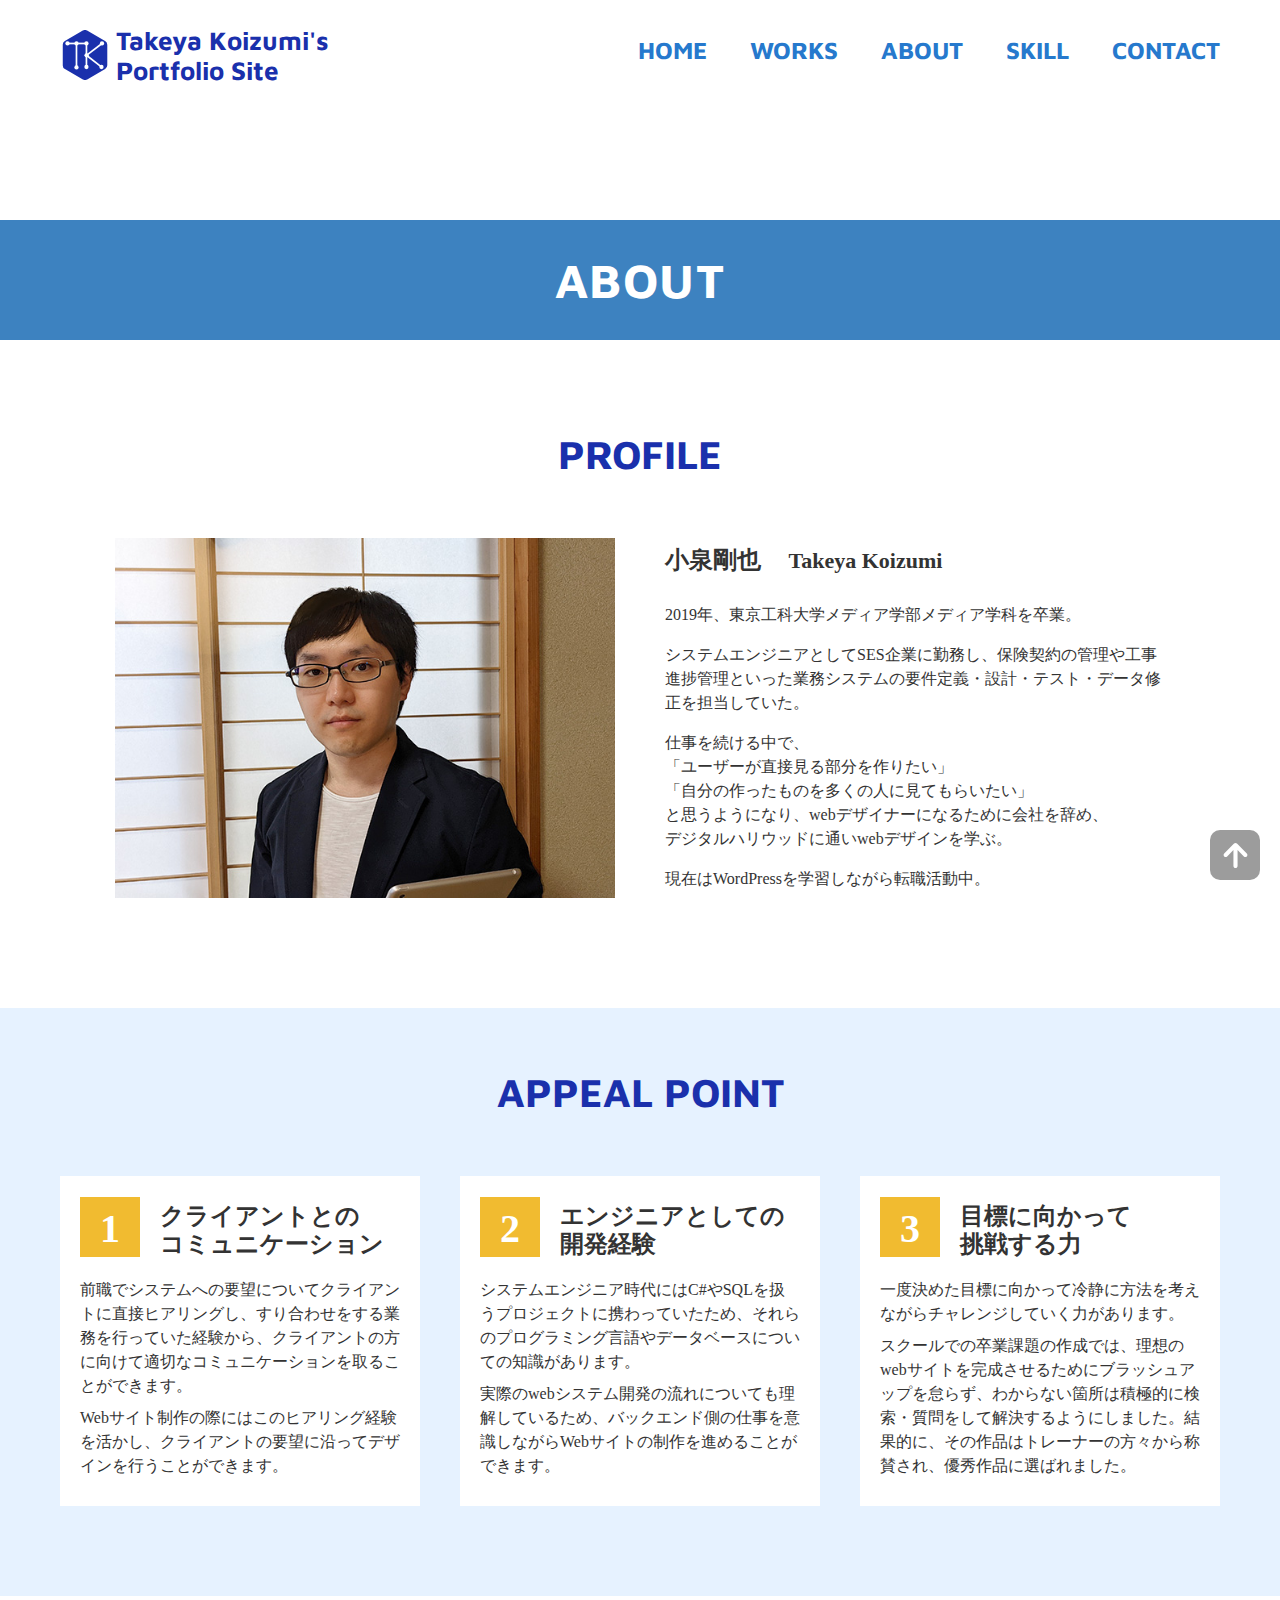
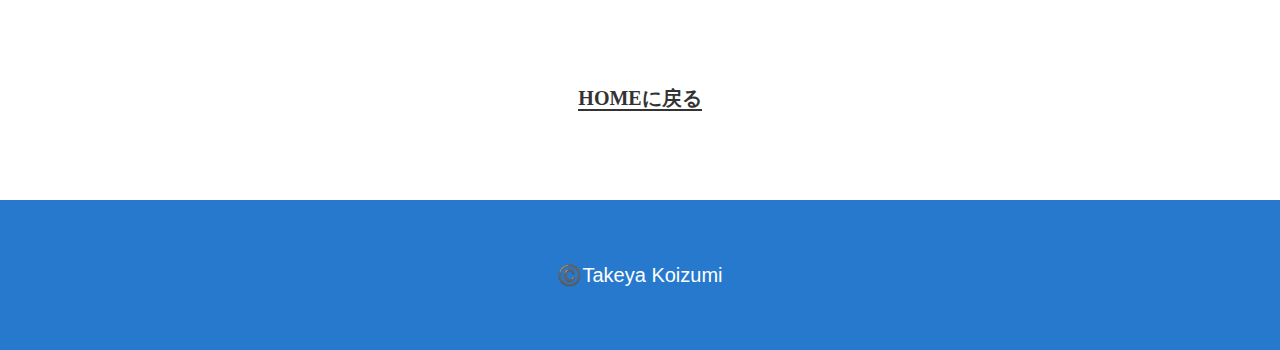
<file: about.html>
<!doctype html>
<html lang="ja">
<head prefix="og: http://ogp.me/ns# fb: http://ogp.me/ns/fb# website: http://ogp.me/ns/website#">
<meta charset="UTF-8">
<meta name = "viewport" content = "width = device-width, initial-scale=1, user-scalable=yes">
<meta name="description" content="Webデザイナー 小泉剛也のポートフォリオサイト">
<meta property="og:title" content="Takeya Koizumi's Portfolio Site"/>
<meta property="og:site_name" content="Takeya Koizumi's Portfolio Site">
<meta property="og:type" content="website">
<meta property="og:locale" content="ja-JP">
<meta property="og:image" content="assets/images/top/portfolio_image.png">
<meta property="og:description" content="Webデザイナー 小泉剛也のポートフォリオサイト"/>
<meta name="twitter:card" content="summary" />
<title>ABOUT | Takeya Koizumi's Portfolio Site</title>
<!-- フォント読み込み -->
<link href="https://fonts.googleapis.com/css2?family=Maven+Pro:wght@600;700&display=swap" rel="stylesheet">
<link href="https://fonts.googleapis.com/css2?family=Noto+Sans+JP:wght@700&display=swap" rel="stylesheet">
<!-- JS/CSS -->
<link rel="stylesheet" href="assets/css/reset.css">
<link rel="stylesheet" href="assets/css/common.css">
<link rel="stylesheet" href="assets/css/about.css">
<link rel="stylesheet" type="text/css" href="http://coco-factory.jp/ugokuweb/wp-content/themes/ugokuweb/data/move02/5-11/css/reset.css">
<link rel="stylesheet" type="text/css" href="http://coco-factory.jp/ugokuweb/wp-content/themes/ugokuweb/data/move02/5-11/css/5-11.css">
<link href="assets/images/common-logo/favicon.ico" rel="icon" type="image/x-icon" />
</head>

<body>
<!-- ヘッダー -->
<header class="header">
  <div class="header__container"> 
    <!-- ロゴ --> 
    <a href="index.html">
    <div class="header__logo"> <img class="header__logo-mark" src="assets/images/common-logo/portfolio_logo.svg" alt="ポートフォリオサイトロゴ">
      <div class="header__logo-type">Takeya Koizumi's<br>
        Portfolio Site</div>
    </div>
    </a> 
    <!-- ハンバーガーメニュー -->
    <div class="open-button"><span></span></div>
    <div class="navigation-filter"></div>
    <!-- ナビゲーションメニュー -->
    <nav class="header__navigation">
      <div id="menu-title">MENU</div>
      <div class="close-button"><span></span></div>
      <ul>
        <li><a href="index.html">HOME</a></li>
        <li><a href="index.html#works">WORKS</a></li>
        <li><a href="index.html#about">ABOUT</a></li>
        <li><a href="index.html#skill">SKILL</a></li>
        <li><a href="index.html#contact">CONTACT</a></li>
      </ul>
    </nav>
  </div>
</header>
<!-- メイン -->
<main class="main"> 
  <!-- トップアニメーション -->
  <section class="section-top">
    <div class="section-top__wave">
      <canvas id="waveCanvas"></canvas>
    </div>
    <div class="section-top__bg">
      <h1 class="section-top__title">ABOUT</h1>
    </div>
  </section>
  <!-- PROFILE -->
  <section class="section-profile">
    <h2>PROFILE</h2>
    <div class="section-profile__wrap"> 
      <!-- 写真 -->
      <div class="section-profile__image"></div>
      <!-- テキスト -->
      <div class="section-profile__text"> 
        <!-- 名前 -->
        <div class="section-profile__text-name"><span>小泉剛也</span>　<br class="br-sp">
          Takeya Koizumi</div>
        <!-- 経歴 -->
        <div class="section-profile__text-career"> 2019年、東京工科大学メディア学部メディア学科を卒業。<br>
          <div class="text-blank"></div>
          システムエンジニアとしてSES企業に勤務し、保険契約の管理や工事進捗管理といった業務システムの要件定義・設計・テスト・データ修正を担当していた。<br>
          <div class="text-blank"></div>
          仕事を続ける中で、<br>
          「ユーザーが直接見る部分を作りたい」<br>
          「自分の作ったものを多くの人に見てもらいたい」<br class="br-pc">
          と思うようになり、webデザイナーになるために会社を辞め、<br class="br-pc">
          デジタルハリウッドに通いwebデザインを学ぶ。<br>
          <div class="text-blank"></div>
          現在はWordPressを学習しながら転職活動中。 </div>
      </div>
    </div>
  </section>
  <!-- APPEAL POINT -->
  <section class="section-appeal">
    <h2>APPEAL POINT</h2>
    <ol class="section-appeal__list">
      <li>
        <div class="list-top">
          <div class="list-no">1</div>
          <div class="list-title">クライアントとの<br>
            コミュニケーション</div>
        </div>
        <div class="list-despriction">
          <p>前職でシステムへの要望についてクライアントに直接ヒアリングし、すり合わせをする業務を行っていた経験から、クライアントの方に向けて適切なコミュニケーションを取ることができます。</p>
          <p>Webサイト制作の際にはこのヒアリング経験を活かし、クライアントの要望に沿ってデザインを行うことができます。</p>
        </div>
      </li>
      <li>
        <div class="list-top">
          <div class="list-no">2</div>
          <div class="list-title">エンジニアとしての<br>
            開発経験</div>
        </div>
        <div class="list-despriction">
          <p>システムエンジニア時代にはC#やSQLを扱うプロジェクトに携わっていたため、それらのプログラミング言語やデータベースについての知識があります。</p>
          <p>実際のwebシステム開発の流れについても理解しているため、バックエンド側の仕事を意識しながらWebサイトの制作を進めることができます。</p>
        </div>
      </li>
      <li>
        <div class="list-top">
          <div class="list-no">3</div>
          <div class="list-title">目標に向かって<br>
            挑戦する力</div>
        </div>
        <div class="list-despriction">
          <p>一度決めた目標に向かって冷静に方法を考えながらチャレンジしていく力があります。</p>
          <p>スクールでの卒業課題の作成では、理想のwebサイトを完成させるためにブラッシュアップを怠らず、わからない箇所は積極的に検索・質問をして解決するようにしました。結果的に、その作品はトレーナーの方々から称賛され、優秀作品に選ばれました。</p>
        </div>
      </li>
    </ol>
  </section>
  <!-- HOMEに戻るボタン -->
  <div class="home-back"><span><a href="index.html#about">HOMEに戻る</a></span></div>
</main>
<!-- フッター -->
<footer class="footer"> 
  <!-- コピーライト --> 
  <small>©️Takeya Koizumi</small> </footer>
<!-- 上に戻るボタン -->
<p id="scroll-top"><a href="#"><img src="assets/images/common-logo/arrow_up.svg" alt="矢印"></a></p>
<!-- JS --> 
<script
  src="https://code.jquery.com/jquery-3.6.0.js"
  integrity="sha256-H+K7U5CnXl1h5ywQfKtSj8PCmoN9aaq30gDh27Xc0jk="
  crossorigin="anonymous"></script> 
<script src="http://coco-factory.jp/ugokuweb/wp-content/themes/ugokuweb/data/move02/5-11/js/5-11.js"></script> 
<script src="assets/js/common.js"></script>
</body>
</html>
</file>
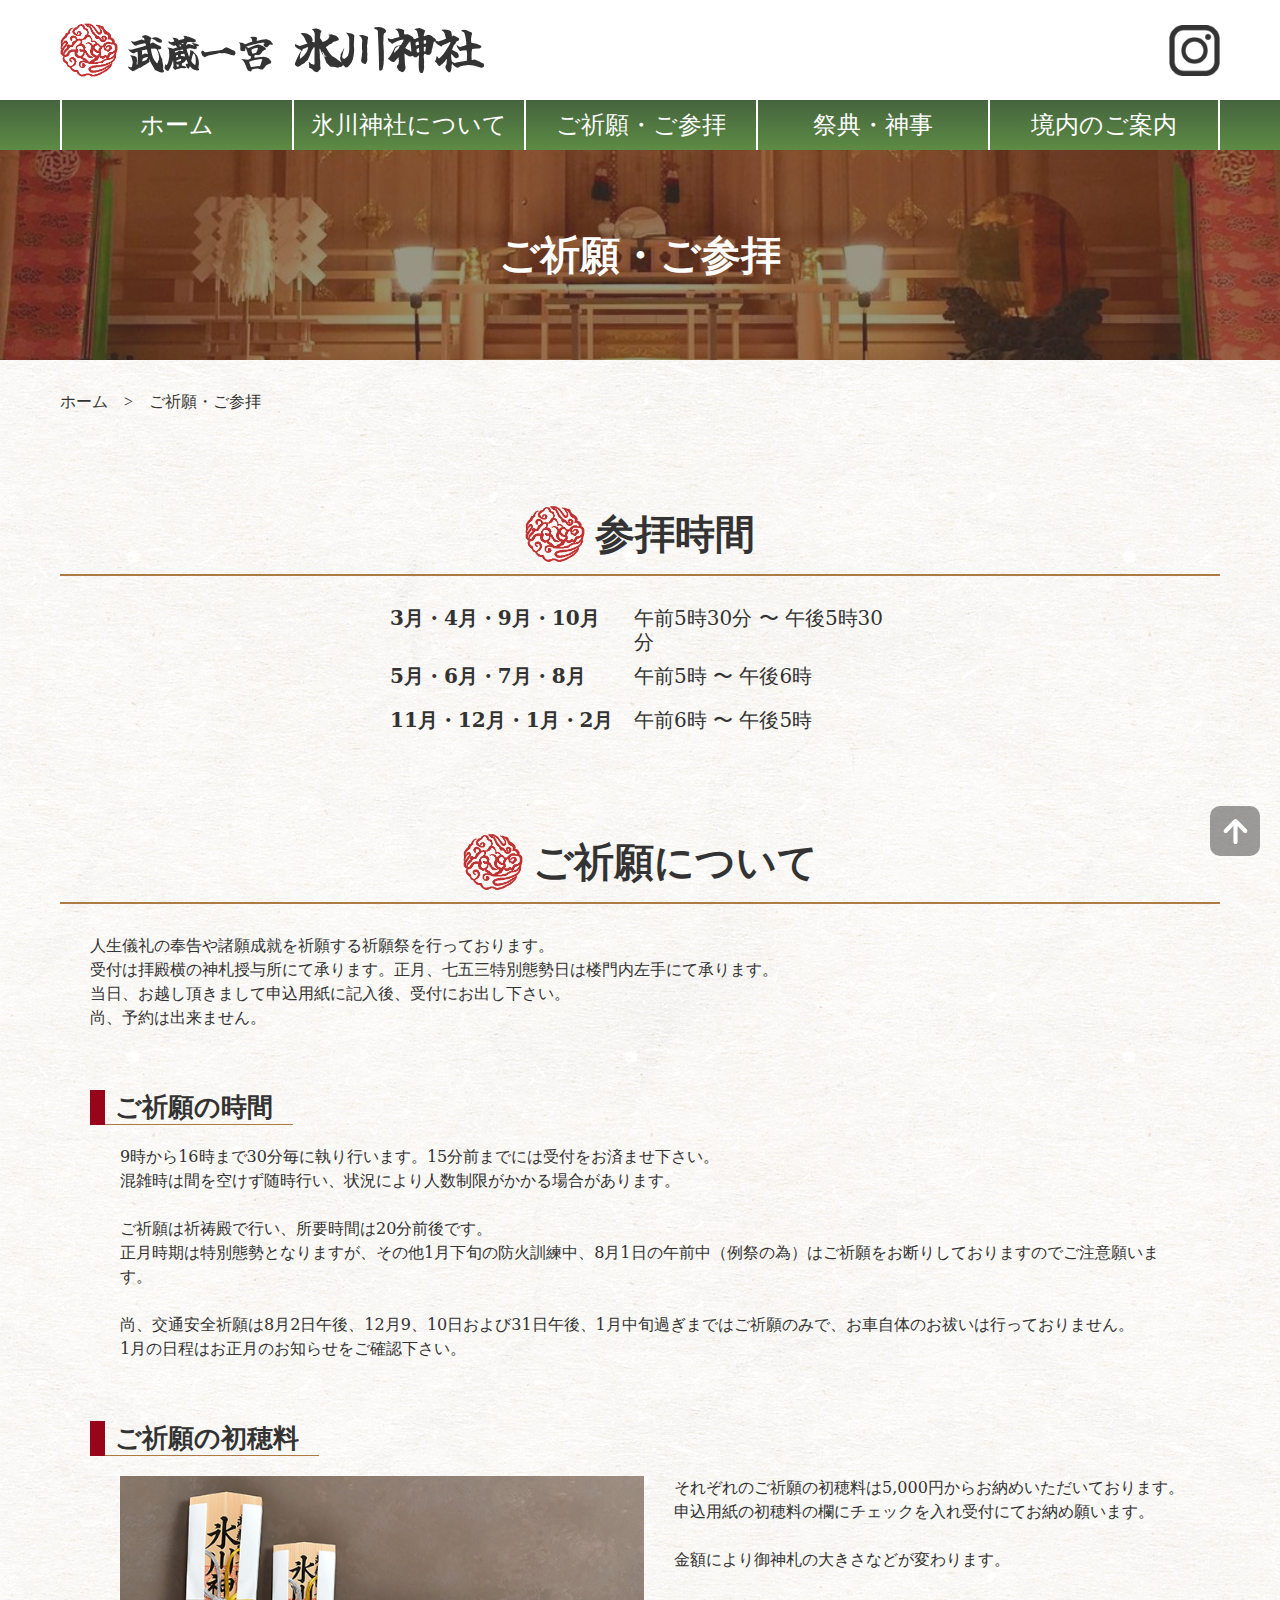
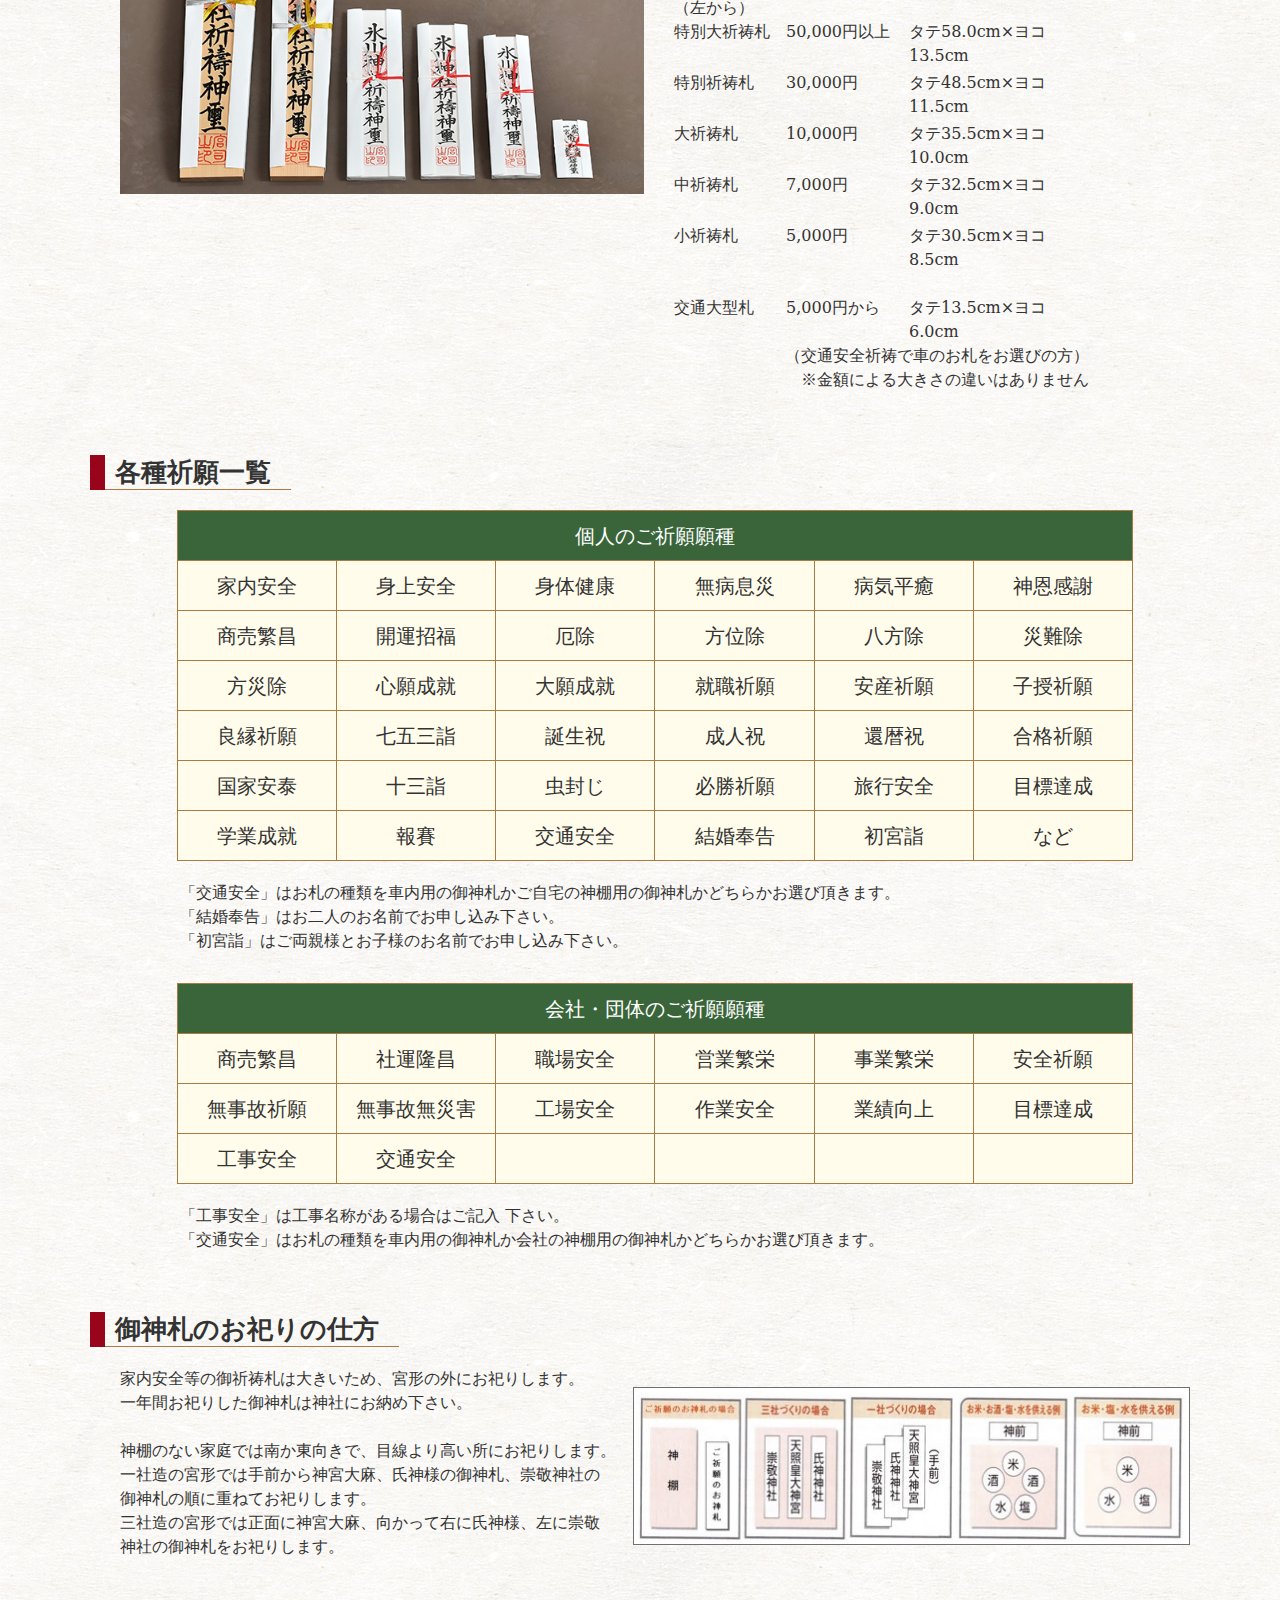
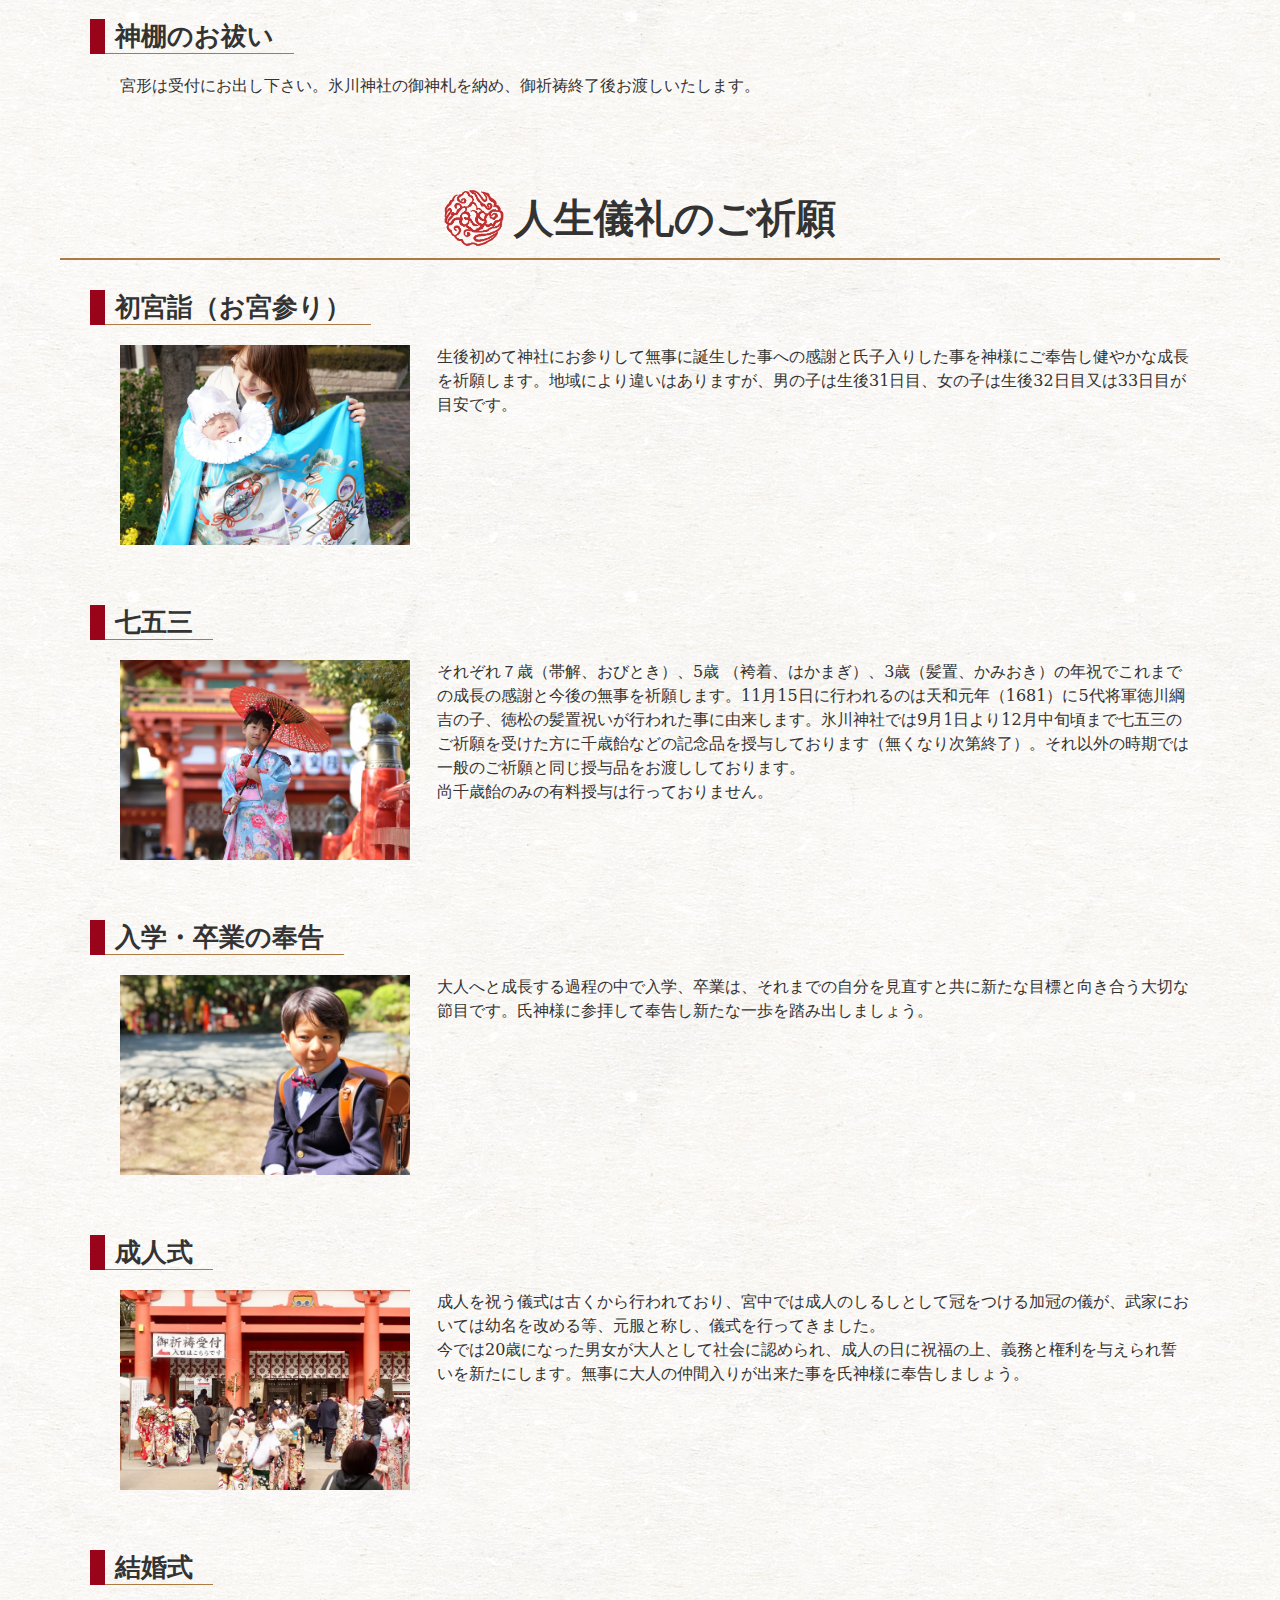
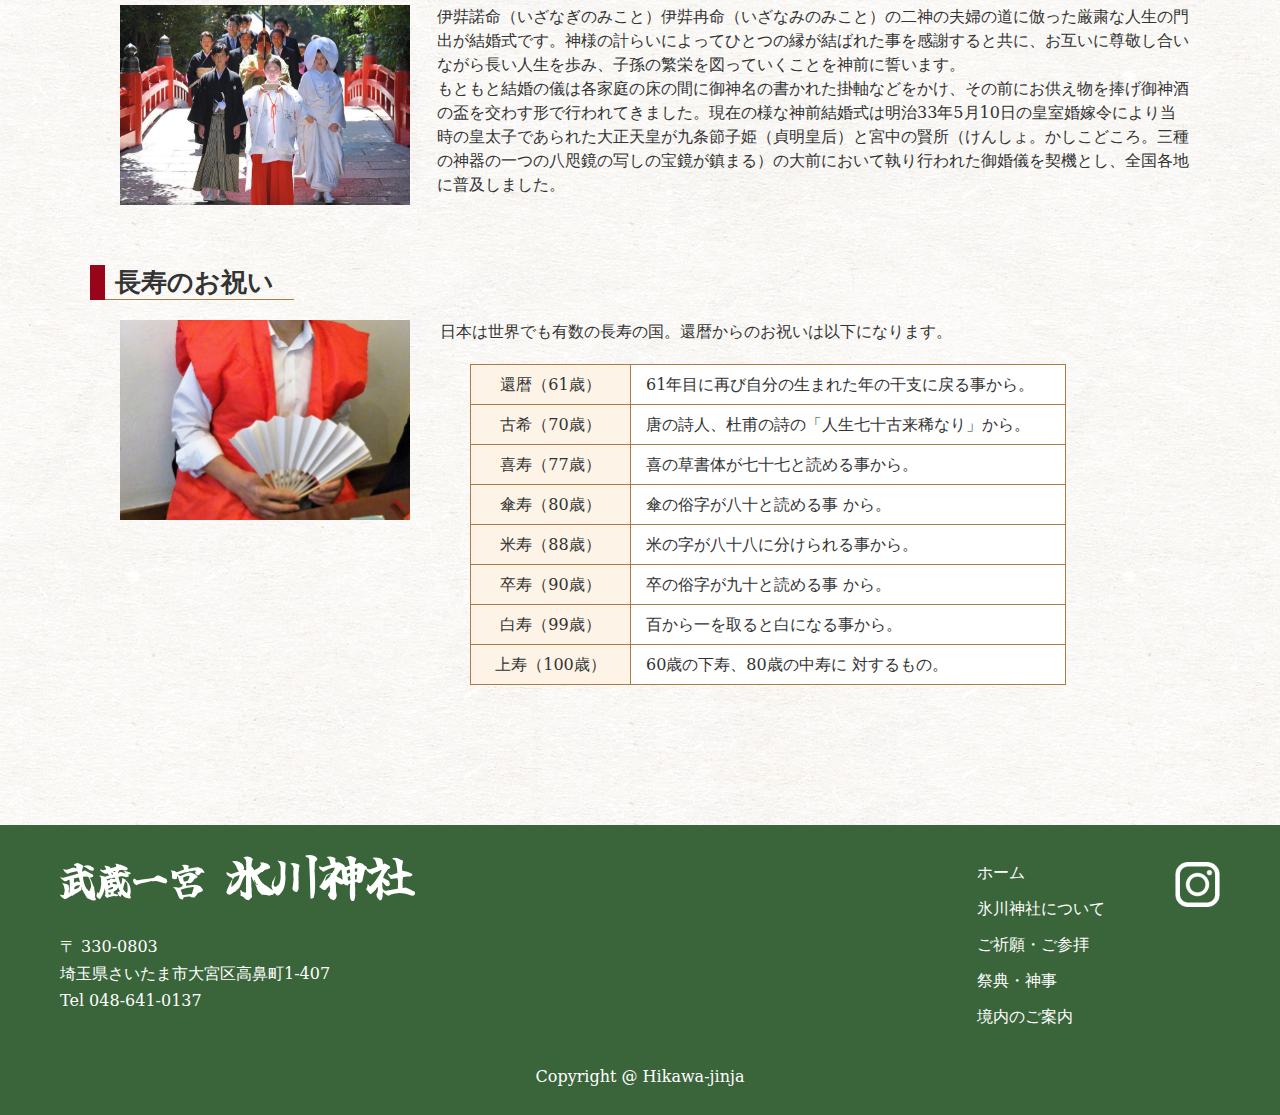
<file: hikawa-renewal/gokigan.html>
<!doctype html>
<html lang="ja">
<head prefix="og: http://ogp.me/ns# fb: http://ogp.me/ns/fb# website: http://ogp.me/ns/website#">
<meta charset="UTF-8">
<meta name = "viewport" content = "width = device-width, initial-scale=1, user-scalable=yes">
<meta name="description" content="埼玉県さいたま市の大宮に鎮座する、武蔵一宮氷川神社の公式ホームページです。">
<meta property="og:title" content="武蔵一宮氷川神社"/>
<meta property="og:site_name" content="武蔵一宮氷川神社">
<meta property="og:type" content="website">
<meta property="og:locale" content="ja-JP">
<meta property="og:image" content="assets/images/top/gate.jpg">
<meta property="og:description" content="埼玉県さいたま市の大宮に鎮座する、武蔵一宮氷川神社の公式ホームページです。"/>
<meta name="twitter:card" content="summary" />
<title>ご祈願・ご参拝｜武蔵一宮　氷川神社</title>
<!-- フォント読み込み --> 

<!-- JS/CSS -->
<link rel="stylesheet" href="assets/css/reset.css">
<link rel="stylesheet" href="assets/css/common.css">
<link rel="stylesheet" href="assets/css/gokigan.css">
<link href="assets/images/common-logo/favicon.ico" rel="icon" type="image/x-icon" />
</head>

<body>
<header class="header">
  <div class="header__container"> <a href="index.html">
    <div class="header__logo"> <img class="header__logo-mark" src="assets/images/common-logo/logo-mark.svg" alt="氷川神社 ロゴマーク"> <img class="header__logo-type" src="assets/images/common-logo/logotype_header.svg" alt="氷川神社 ロゴタイプ"> </div>
    </a>
    <div id="open-button" class="open-button"><span></span></div>
    <div class="header__instagram-icon"> <a href="https://www.instagram.com/musashiichinomiya.hikawajinjya/?hl=ja"> <img src="assets/images/common-logo/inst_icon_b.png" alt="instagramアイコン"></a> </div>
  </div>
  <div class="open-button"><span></span></div>
  <div class="navigation-filter"></div>
  <nav class="header__navigation">
    <div id="menu-title">メニュー</div>
    <div class="close-button"><span></span></div>
    <ul>
      <li><a href="index.html">ホーム</a></li>
      <li><a href="about.html">氷川神社について</a></li>
      <li><a href="gokigan.html">ご祈願・ご参拝</a></li>
      <li><a href="saiten.html">祭典・神事</a></li>
      <li><a href="keidai.html">境内のご案内</a></li>
    </ul>
    <a href="https://www.instagram.com/musashiichinomiya.hikawajinjya/?hl=ja">
    <div class="nav__instagram-link"> <img src="assets/images/common-logo/inst_icon_w.png" alt="instagramアイコン"> <span>氷川神社<br>
      公式Instagram</span> </div>
    </a> </nav>
</header>
<main class="main">
  <div class="background">
    <section class="section-top">
      <div class="section-top__image">
        <div class="section-top__image-filter">
          <div class="section-top__title">
            <h1>ご祈願・ご参拝</h1>
          </div>
        </div>
      </div>
      <div class="breadcrumb"><a href="index.html">ホーム</a>　&gt;　ご祈願・ご参拝</div>
    </section>
    <section class="section-time">
      <div class="section__area">
        <div class="section__title"> <img class="title-logo" src="assets/images/common-logo/logo-mark.svg" alt="ロゴ">
          <h2>参拝時間</h2>
        </div>
        <div class="section__main">
          <div class="section-time__text">
            <ol>
              <li>
                <div class="section-time__month">3月・4月・9月・10月</div>
                <div class="section-time__open-time">午前5時30分 〜 午後5時30分</div>
              </li>
              <li>
                <div class="section-time__month">5月・6月・7月・8月</div>
                <div class="section-time__open-time">午前5時 〜 午後6時</div>
              </li>
              <li>
                <div class="section-time__month">11月・12月・1月・2月</div>
                <div class="section-time__open-time">午前6時 〜 午後5時</div>
              </li>
            </ol>
          </div>
        </div>
      </div>
    </section>
    <section class="section-gokigan">
      <div class="section__area">
        <div class="section__title"> <img class="title-logo" src="assets/images/common-logo/logo-mark.svg" alt="ロゴ">
          <h2>ご祈願について</h2>
        </div>
        <div class="section__main">
          <div class="section-gokigan__text">
            <p>人生儀礼の奉告や諸願成就を祈願する祈願祭を行っております。<br>
              受付は拝殿横の神札授与所にて承ります。正月、七五三特別態勢日は楼門内左手にて承ります。<br>
              当日、お越し頂きまして申込用紙に記入後、受付にお出し下さい。<br>
              尚、予約は出来ません。</p>
          </div>
          <section class="section-gokigan__time">
            <div class="section__item-title">
              <div class="item-title__square"></div>
              <div class="item-title__text">
                <h3>ご祈願の時間</h3>
              </div>
            </div>
            <div class="section__main-inside">
              <div class="section-gokigan__time-text">
                <p>9時から16時まで30分毎に執り行います。15分前までには受付をお済ませ下さい。<br>
                  混雑時は間を空けず随時行い、状況により人数制限がかかる場合があります。</p>
                <p>ご祈願は祈祷殿で行い、所要時間は20分前後です。<br>
                  正月時期は特別態勢となりますが、その他1月下旬の防火訓練中、8月1日の午前中（例祭の為）はご祈願をお断りしておりますのでご注意願います。</p>
                <p class="text-last">尚、交通安全祈願は8月2日午後、12月9、10日および31日午後、1月中旬過ぎまではご祈願のみで、お車自体のお祓いは行っておりません。<br>
                  1月の日程はお正月のお知らせをご確認下さい。</p>
              </div>
            </div>
          </section>
          <section class="section-gokigan__price">
            <div class="section__item-title">
              <div class="item-title__square"></div>
              <div class="item-title__text">
                <h3>ご祈願の初穂料</h3>
              </div>
            </div>
            <div class="section__main-inside">
              <div class="section-gokigan__price-sp">
                <p>それぞれのご祈願の初穂料は5,000円からお納めいただいております。<br>
                  申込用紙の初穂料の欄にチェックを入れ受付にてお納め願います。</p>
                <p>金額により御神札の大きさなどが変わります。</p>
                <img class="section-gokigan__price-image" src="assets/images/gokigan/ofuda.jpg" alt="御神札">
                <div> （左から）
                  <ul>
                    <li>
                      <div class="ofuda-name">特別大祈祷札　50,000円以上</div>
                      <div class="ofuda-size">タテ58.0cm×ヨコ13.5cm</div>
                    </li>
                    <li>
                      <div class="ofuda-name">特別祈祷札　　30,000円</div>
                      <div class="ofuda-size">タテ48.5cm×ヨコ11.5cm</div>
                    </li>
                    <li>
                      <div class="ofuda-name">大祈祷札　　　10,000円</div>
                      <div class="ofuda-size">タテ35.5cm×ヨコ10.0cm</div>
                    </li>
                    <li>
                      <div class="ofuda-name">中祈祷札　　　7,000円</div>
                      <div class="ofuda-size">タテ32.5cm×ヨコ9.0cm</div>
                    </li>
                    <li>
                      <div class="ofuda-name">小祈祷札　　　5,000円</div>
                      <div class="ofuda-size">タテ30.5cm×ヨコ8.5cm</div>
                    </li>
                    <li>
                      <div class="ofuda-name">交通大型札　　5,000円から</div>
                      <div class="ofuda-size">タテ13.5cm×ヨコ6.0cm</div>
                      <div class="ofuda-description">（交通安全祈祷で車のお札をお選びの方）<br>
                        ※金額による大きさの違いはありません</div>
                    </li>
                  </ul>
                </div>
              </div>
              <div class="section-gokigan__price-pc"> <img class="section-gokigan__price-image" src="assets/images/gokigan/ofuda.jpg" alt="御神札">
                <div class="section-gokigan__price-text">
                  <p>それぞれのご祈願の初穂料は5,000円からお納めいただいております。<br>
                    申込用紙の初穂料の欄にチェックを入れ受付にてお納め願います。</p>
                  <p>金額により御神札の大きさなどが変わります。</p>
                  <div> （左から）
                    <ul>
                      <li>
                        <div class="ofuda-name">特別大祈祷札　50,000円以上</div>
                        <div class="ofuda-size">タテ58.0cm×ヨコ13.5cm</div>
                      </li>
                      <li>
                        <div class="ofuda-name">特別祈祷札　　30,000円</div>
                        <div class="ofuda-size">タテ48.5cm×ヨコ11.5cm</div>
                      </li>
                      <li>
                        <div class="ofuda-name">大祈祷札　　　10,000円</div>
                        <div class="ofuda-size">タテ35.5cm×ヨコ10.0cm</div>
                      </li>
                      <li>
                        <div class="ofuda-name">中祈祷札　　　7,000円</div>
                        <div class="ofuda-size">タテ32.5cm×ヨコ9.0cm</div>
                      </li>
                      <li>
                        <div class="ofuda-name">小祈祷札　　　5,000円</div>
                        <div class="ofuda-size">タテ30.5cm×ヨコ8.5cm</div>
                      </li>
                      <li>
                        <div class="koutsu-fuda__flex">
                          <div class="ofuda-name">交通大型札　　5,000円から</div>
                          <div class="ofuda-size">タテ13.5cm×ヨコ6.0cm</div>
                        </div>
                        <div class="ofuda-description">（交通安全祈祷で車のお札をお選びの方）<br>
                          ※金額による大きさの違いはありません</div>
                      </li>
                    </ul>
                  </div>
                </div>
              </div>
            </div>
          </section>
          <section class="section-gokigan__kind">
            <div class="section__item-title">
              <div class="item-title__square"></div>
              <div class="item-title__text">
                <h3>各種祈願一覧</h3>
              </div>
            </div>
            <div class="section__main-inside">
              <div class="section-gokigan__kind-individual">
                <div class="kind-list__individual-SP">
                  <details>
                    <summary class="kind-list__head">
                      個人のご祈願願種 <img src="assets/images/gokigan/open-icon.png" alt="開く">
                    </summary>
                    <table>
                      <tr>
                        <td>家内安全</td>
                        <td>身上安全</td>
                        <td>身体健康</td>
                      </tr>
                      <tr>
                        <td>無病息災</td>
                        <td>病気平癒</td>
                        <td>神恩感謝</td>
                      </tr>
                      <tr>
                        <td>商売繁昌</td>
                        <td>開運招福</td>
                        <td>厄除</td>
                      </tr>
                      <tr>
                        <td>方位除</td>
                        <td>八方除</td>
                        <td>災難除</td>
                      </tr>
                      <tr>
                        <td>方災除</td>
                        <td>心願成就</td>
                        <td>大願成就</td>
                      </tr>
                      <tr>
                        <td>就職祈願</td>
                        <td>安産祈願</td>
                        <td>子授祈願</td>
                      </tr>
                      <tr>
                        <td>良縁祈願</td>
                        <td>七五三詣</td>
                        <td>誕生祝</td>
                      </tr>
                      <tr>
                        <td>成人祝</td>
                        <td>還暦祝</td>
                        <td>合格祈願</td>
                      </tr>
                      <tr>
                        <td>国家安泰</td>
                        <td>十三詣</td>
                        <td>虫封じ</td>
                      </tr>
                      <tr>
                        <td>必勝祈願</td>
                        <td>旅行安全</td>
                        <td>目標達成</td>
                      </tr>
                      <tr>
                        <td>学業成就</td>
                        <td>報賽</td>
                        <td>交通安全</td>
                      </tr>
                      <tr>
                        <td>結婚奉告</td>
                        <td>初宮詣</td>
                        <td>など</td>
                      </tr>
                    </table>
                    <ul class="kind-list__attention">
                      <li>「交通安全」はお札の種類を車内用の御神札かご自宅の神棚用の御神札かどちらかお選び頂きます。</li>
                      <li>「結婚奉告」はお二人のお名前でお申し込み下さい。</li>
                      <li>「初宮詣」はご両親様とお子様のお名前でお申し込み下さい。</li>
                    </ul>
                  </details>
                </div>
                <div class="kind-list__individual-PC">
                  <table>
                    <tr>
                      <th colspan="6">個人のご祈願願種</th>
                    </tr>
                    <tr>
                      <td>家内安全</td>
                      <td>身上安全</td>
                      <td>身体健康</td>
                      <td>無病息災</td>
                      <td>病気平癒</td>
                      <td>神恩感謝</td>
                    </tr>
                    <tr>
                      <td>商売繁昌</td>
                      <td>開運招福</td>
                      <td>厄除</td>
                      <td>方位除</td>
                      <td>八方除</td>
                      <td>災難除</td>
                    </tr>
                    <tr>
                      <td>方災除</td>
                      <td>心願成就</td>
                      <td>大願成就</td>
                      <td>就職祈願</td>
                      <td>安産祈願</td>
                      <td>子授祈願</td>
                    </tr>
                    <tr>
                      <td>良縁祈願</td>
                      <td>七五三詣</td>
                      <td>誕生祝</td>
                      <td>成人祝</td>
                      <td>還暦祝</td>
                      <td>合格祈願</td>
                    </tr>
                    <tr>
                      <td>国家安泰</td>
                      <td>十三詣</td>
                      <td>虫封じ</td>
                      <td>必勝祈願</td>
                      <td>旅行安全</td>
                      <td>目標達成</td>
                    </tr>
                    <tr>
                      <td>学業成就</td>
                      <td>報賽</td>
                      <td>交通安全</td>
                      <td>結婚奉告</td>
                      <td>初宮詣</td>
                      <td>など</td>
                    </tr>
                  </table>
                  <ul class="kind-list__attention">
                    <li>「交通安全」はお札の種類を車内用の御神札かご自宅の神棚用の御神札かどちらかお選び頂きます。</li>
                    <li>「結婚奉告」はお二人のお名前でお申し込み下さい。</li>
                    <li>「初宮詣」はご両親様とお子様のお名前でお申し込み下さい。</li>
                  </ul>
                </div>
              </div>
              <div class="section-gokigan__company">
                <div class="kind-list__company-SP">
                  <details>
                    <summary class="kind-list__head">
                      会社・団体のご祈願願種 <img src="assets/images/gokigan/open-icon.png" alt="開く">
                    </summary>
                    <table>
                      <tr>
                        <td>商売繁昌</td>
                        <td>社運隆昌</td>
                        <td>職場安全</td>
                      </tr>
                      <tr>
                        <td>営業繁栄</td>
                        <td>事業繁栄</td>
                        <td>安全祈願</td>
                      </tr>
                      <tr>
                        <td>無事故祈願</td>
                        <td>無事故無災害</td>
                        <td>工場安全</td>
                      </tr>
                      <tr>
                        <td>作業安全</td>
                        <td>業績向上</td>
                        <td>目標達成</td>
                      </tr>
                      <tr>
                        <td>工事安全</td>
                        <td>交通安全</td>
                        <td></td>
                      </tr>
                    </table>
                    <ul class="kind-list__attention">
                      <li>「工事安全」は工事名称がある場合はご記入<br class="br-sp">
                        下さい。</li>
                      <li>「交通安全」はお札の種類を車内用の御神札か会社の神棚用の御神札かどちらかお選び頂きます。</li>
                    </ul>
                  </details>
                </div>
                <div class="kind-list__company-PC">
                  <table>
                    <tr>
                      <th colspan="6">会社・団体のご祈願願種</th>
                    </tr>
                    <tr>
                      <td>商売繁昌</td>
                      <td>社運隆昌</td>
                      <td>職場安全</td>
                      <td>営業繁栄</td>
                      <td>事業繁栄</td>
                      <td>安全祈願</td>
                    </tr>
                    <tr>
                      <td>無事故祈願</td>
                      <td>無事故無災害</td>
                      <td>工場安全</td>
                      <td>作業安全</td>
                      <td>業績向上</td>
                      <td>目標達成</td>
                    </tr>
                    <tr>
                      <td>工事安全</td>
                      <td>交通安全</td>
                      <td></td>
                      <td></td>
                      <td></td>
                      <td></td>
                    </tr>
                  </table>
                  <ul class="kind-list__attention">
                    <li>「工事安全」は工事名称がある場合はご記入<br class="br-sp">
                      下さい。</li>
                    <li>「交通安全」はお札の種類を車内用の御神札か会社の神棚用の御神札かどちらかお選び頂きます。</li>
                  </ul>
                </div>
              </div>
            </div>
          </section>
          <section class="section-gokigan__omatsuri">
            <div class="section__item-title">
              <div class="item-title__square"></div>
              <div class="item-title__text">
                <h3>御神札のお祀りの仕方</h3>
              </div>
            </div>
            <div class="section__main-inside">
              <div class="section-gokigan__omatsuri-text">
                <p>家内安全等の御祈祷札は大きいため、宮形の外にお祀りします。<br>
                  一年間お祀りした御神札は神社にお納め下さい。</p>
                <p class="text-last">神棚のない家庭では南か東向きで、目線より高い所にお祀りします。<br>
                  一社造の宮形では手前から神宮大麻、氏神様の御神札、崇敬神社の<br class="br-pc">
                  御神札の順に重ねてお祀りします。<br>
                  三社造の宮形では正面に神宮大麻、向かって右に氏神様、左に崇敬<br class="br-pc">
                  神社の御神札をお祀りします。</p>
              </div>
              <img class="section-gokigan__omatsuri-image" src="assets/images/gokigan/omatsuri.jpg" alt="お祀りの仕方"> </div>
          </section>
          <section class="section-gokigan__oharai">
            <div class="section__item-title">
              <div class="item-title__square"></div>
              <div class="item-title__text">
                <h3>神棚のお祓い</h3>
              </div>
            </div>
            <div class="section__main-inside">
              <p>宮形は受付にお出し下さい。氷川神社の御神札を納め、御祈祷終了後お渡しいたします。</p>
            </div>
          </section>
        </div>
      </div>
    </section>
    <section class="section-girei">
      <div class="section__area">
        <div class="section__title"> <img class="title-logo" src="assets/images/common-logo/logo-mark.svg" alt="ロゴ">
          <h2>人生儀礼のご祈願</h2>
        </div>
        <div class="section__main">
          <section class="section-girei__hatsumiya">
            <div class="section__item-title">
              <div class="item-title__square"></div>
              <div class="item-title__text">
                <h3>初宮詣（お宮参り）</h3>
              </div>
            </div>
            <div class="section__main-inside">
              <div class="section-girei__hatsumiya-image"></div>
              <div class="section-girei__hatsumiya-text"> 生後初めて神社にお参りして無事に誕生した事への感謝と氏子入りした事を神様にご奉告し健やかな成長を祈願します。地域により違いはありますが、男の子は生後31日目、女の子は生後32日目又は33日目が目安です。 </div>
            </div>
          </section>
          <section class="section-girei__shichigosan">
            <div class="section__item-title">
              <div class="item-title__square"></div>
              <div class="item-title__text">
                <h3>七五三</h3>
              </div>
            </div>
            <div class="section__main-inside">
              <div class="section-girei__shichigosan-image"></div>
              <div class="section-girei__shichigosan-text"> それぞれ７歳（帯解、おびとき）、5歳<br class="br-sp">
                （袴着、はかまぎ）、3歳（髪置、かみおき）の年祝でこれまでの成長の感謝と今後の無事を祈願します。11月15日に行われるのは天和元年（1681）に5代将軍徳川綱吉の子、徳松の髪置祝いが行われた事に由来します。氷川神社では9月1日より12月中旬頃まで七五三のご祈願を受けた方に千歳飴などの記念品を授与しております（無くなり次第終了）。それ以外の時期では一般のご祈願と同じ授与品をお渡ししております。<br>
                尚千歳飴のみの有料授与は行っておりません。 </div>
            </div>
          </section>
          <section class="section-girei__nyusotsu">
            <div class="section__item-title">
              <div class="item-title__square"></div>
              <div class="item-title__text">
                <h3>入学・卒業の奉告</h3>
              </div>
            </div>
            <div class="section__main-inside">
              <div class="section-girei__nyusotsu-image"></div>
              <div class="section-girei__nyusotsu-text"> 大人へと成長する過程の中で入学、卒業は、それまでの自分を見直すと共に新たな目標と向き合う大切な節目です。氏神様に参拝して奉告し新たな一歩を踏み出しましょう。 </div>
            </div>
          </section>
          <section class="section-girei__seijin">
            <div class="section__item-title">
              <div class="item-title__square"></div>
              <div class="item-title__text">
                <h3>成人式</h3>
              </div>
            </div>
            <div class="section__main-inside">
              <div class="section-girei__seijin-image"></div>
              <div class="section-girei__seijin-text"> 成人を祝う儀式は古くから行われており、宮中では成人のしるしとして冠をつける加冠の儀が、武家においては幼名を改める等、元服と称し、儀式を行ってきました。<br>
                今では20歳になった男女が大人として社会に認められ、成人の日に祝福の上、義務と権利を与えられ誓いを新たにします。無事に大人の仲間入りが出来た事を氏神様に奉告しましょう。 </div>
            </div>
          </section>
          <section class="section-girei__kekkon">
            <div class="section__item-title">
              <div class="item-title__square"></div>
              <div class="item-title__text">
                <h3>結婚式</h3>
              </div>
            </div>
            <div class="section__main-inside">
              <div class="section-girei__kekkon-image"></div>
              <div class="section-girei__kekkon-text"> 伊弉諾命（いざなぎのみこと）伊弉冉命（いざなみのみこと）の二神の夫婦の道に倣った厳粛な人生の門出が結婚式です。神様の計らいによってひとつの縁が結ばれた事を感謝すると共に、お互いに尊敬し合いながら長い人生を歩み、子孫の繁栄を図っていくことを神前に誓います。<br>
                もともと結婚の儀は各家庭の床の間に御神名の書かれた掛軸などをかけ、その前にお供え物を捧げ御神酒の盃を交わす形で行われてきました。現在の様な神前結婚式は明治33年5月10日の皇室婚嫁令により当時の皇太子であられた大正天皇が九条節子姫（貞明皇后）と宮中の賢所（けんしょ。かしこどころ。三種の神器の一つの八咫鏡の写しの宝鏡が鎮まる）の大前において執り行われた御婚儀を契機とし、全国各地に普及しました。 </div>
            </div>
          </section>
          <section class="section-girei__choju">
            <div class="section__item-title">
              <div class="item-title__square"></div>
              <div class="item-title__text">
                <h3>長寿のお祝い</h3>
              </div>
            </div>
            <div class="section__main-inside">
              <div class="section-girei__choju-image"></div>
              <div class="section-girei__choju-text"> 日本は世界でも有数の長寿の国。還暦からのお祝いは以下になります。
                <table>
                  <tr>
                    <th>還暦（61歳）</th>
                    <td>61年目に再び自分の生まれた年の干支に戻る事から。</td>
                  </tr>
                  <tr>
                    <th>古希（70歳）</th>
                    <td>唐の詩人、杜甫の詩の「人生七十古来稀なり」から。</td>
                  </tr>
                  <tr>
                    <th>喜寿（77歳）</th>
                    <td>喜の草書体が七十七と読める事から。</td>
                  </tr>
                  <tr>
                    <th>傘寿（80歳）</th>
                    <td>傘の俗字が八十と読める事<br class="br-sp">
                      から。</td>
                  </tr>
                  <tr>
                    <th>米寿（88歳）</th>
                    <td>米の字が八十八に分けられる事から。</td>
                  </tr>
                  <tr>
                    <th>卒寿（90歳）</th>
                    <td>卒の俗字が九十と読める事<br class="br-sp">
                      から。</td>
                  </tr>
                  <tr>
                    <th>白寿（99歳）</th>
                    <td>百から一を取ると白になる事から。</td>
                  </tr>
                  <tr>
                    <th>上寿（100歳）</th>
                    <td>60歳の下寿、80歳の中寿に<br class="br-sp">
                      対するもの。</td>
                  </tr>
                </table>
              </div>
            </div>
          </section>
        </div>
      </div>
    </section>
  </div>
</main>
<footer class="footer">
  <div class="footer__container">
    <div class="footer__info"> <a href="index.html"><img class="footer-logo" src="assets/images/common-logo/logotype_footer.svg" alt="氷川神社 ロゴ"></a>
      <address>
      〒 330-0803<br>
      埼玉県さいたま市大宮区高鼻町1-407<br>
      Tel  048-641-0137
      </address>
    </div>
    <nav class="footer__site-map">
      <ul>
        <li><a href="index.html">ホーム</a></li>
        <li><a href="about.html">氷川神社について</a></li>
        <li><a href="gokigan.html">ご祈願・ご参拝</a></li>
        <li><a href="saiten.html">祭典・神事</a></li>
        <li><a href="keidai.html">境内のご案内</a></li>
      </ul>
    </nav>
    <div class="footer__instagram-icon"> <a href="https://www.instagram.com/musashiichinomiya.hikawajinjya/?hl=ja"><img src="assets/images/common-logo/inst_icon_w.png" alt="instagram_icon"></a></div>
  </div>
  <small>Copyright @ Hikawa-jinja</small> </footer>
<p id="scroll-top"><a href="#"><img src="assets/images/common-logo/arrow_up.svg" alt="矢印"></a></p>
<script
    src="https://code.jquery.com/jquery-3.4.1.min.js"
    integrity="sha256-CSXorXvZcTkaix6Yvo6HppcZGetbYMGWSFlBw8HfCJo="
    crossorigin="anonymous">
</script> 
<!--SlickJS--> 
<script src="assets/slick/slick.min.js"></script> 
<script src="assets/js/common.js"></script>
</body>
</html>
</file>
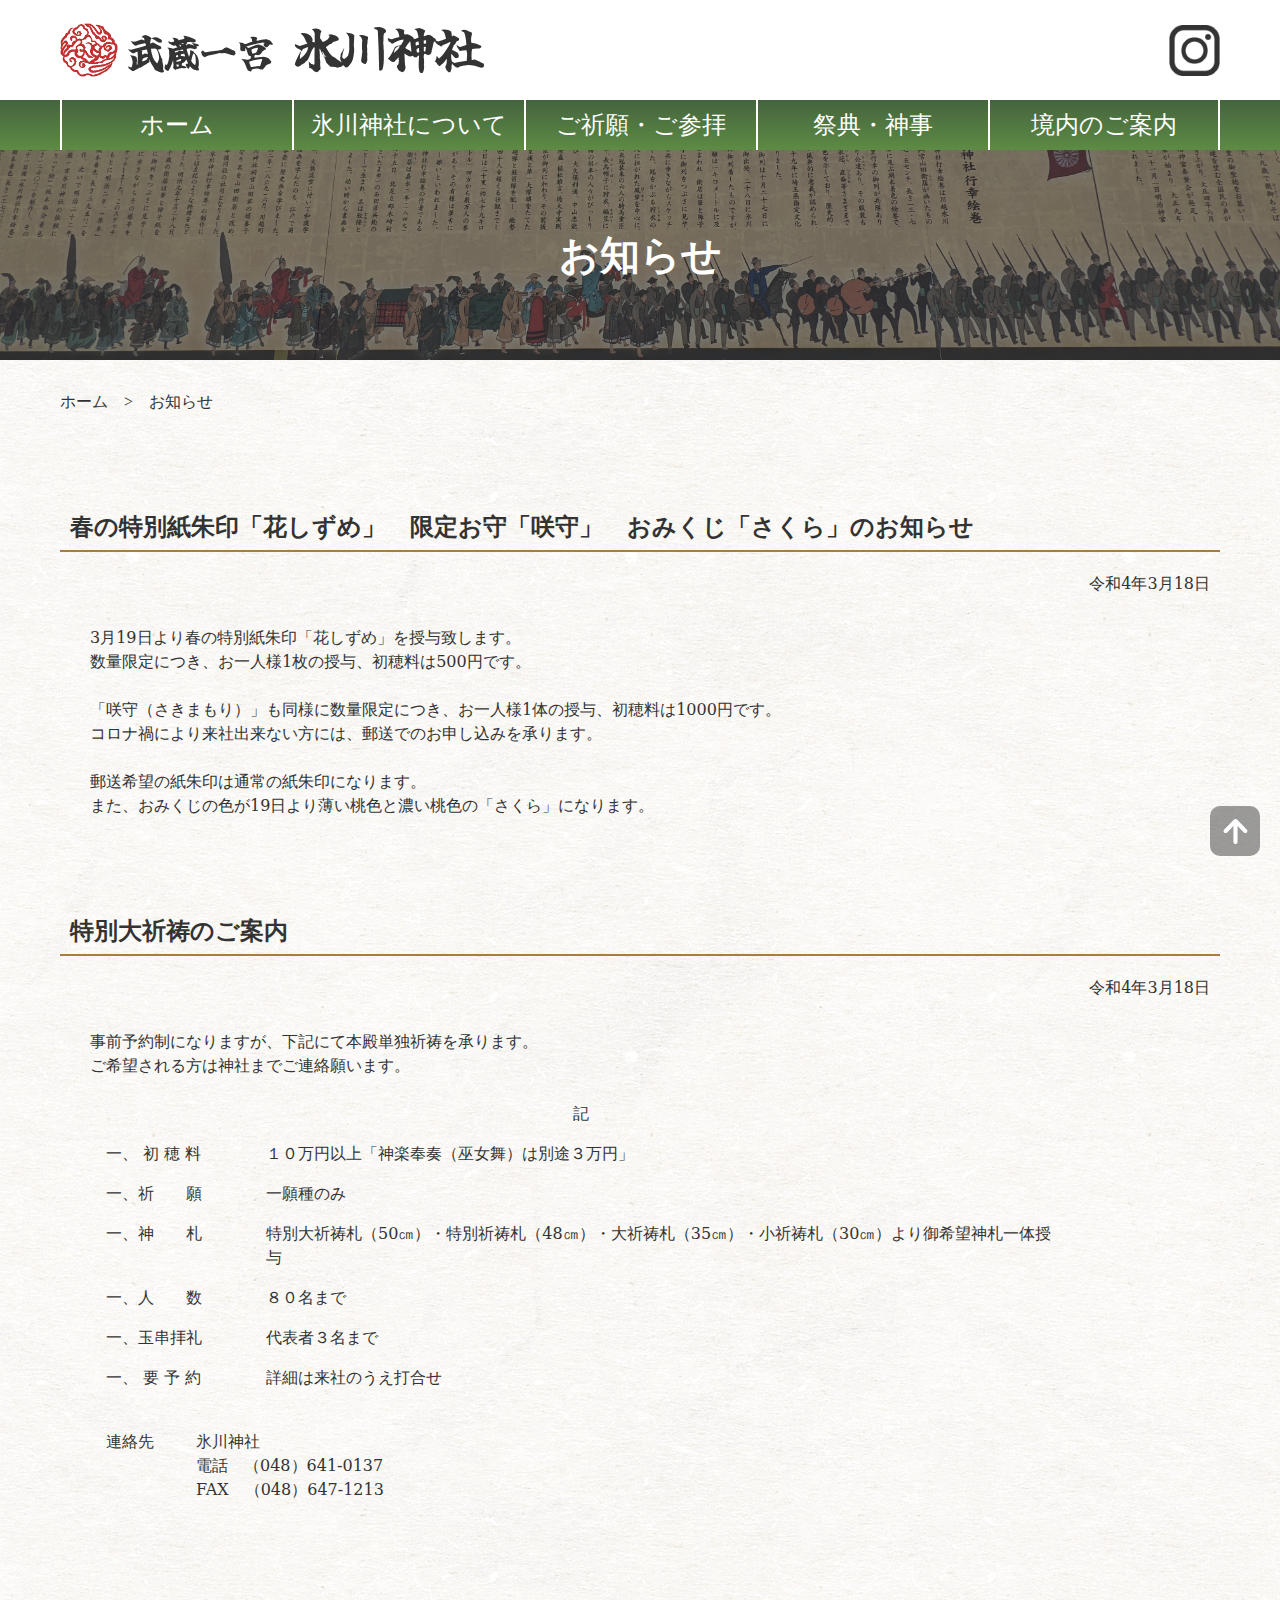
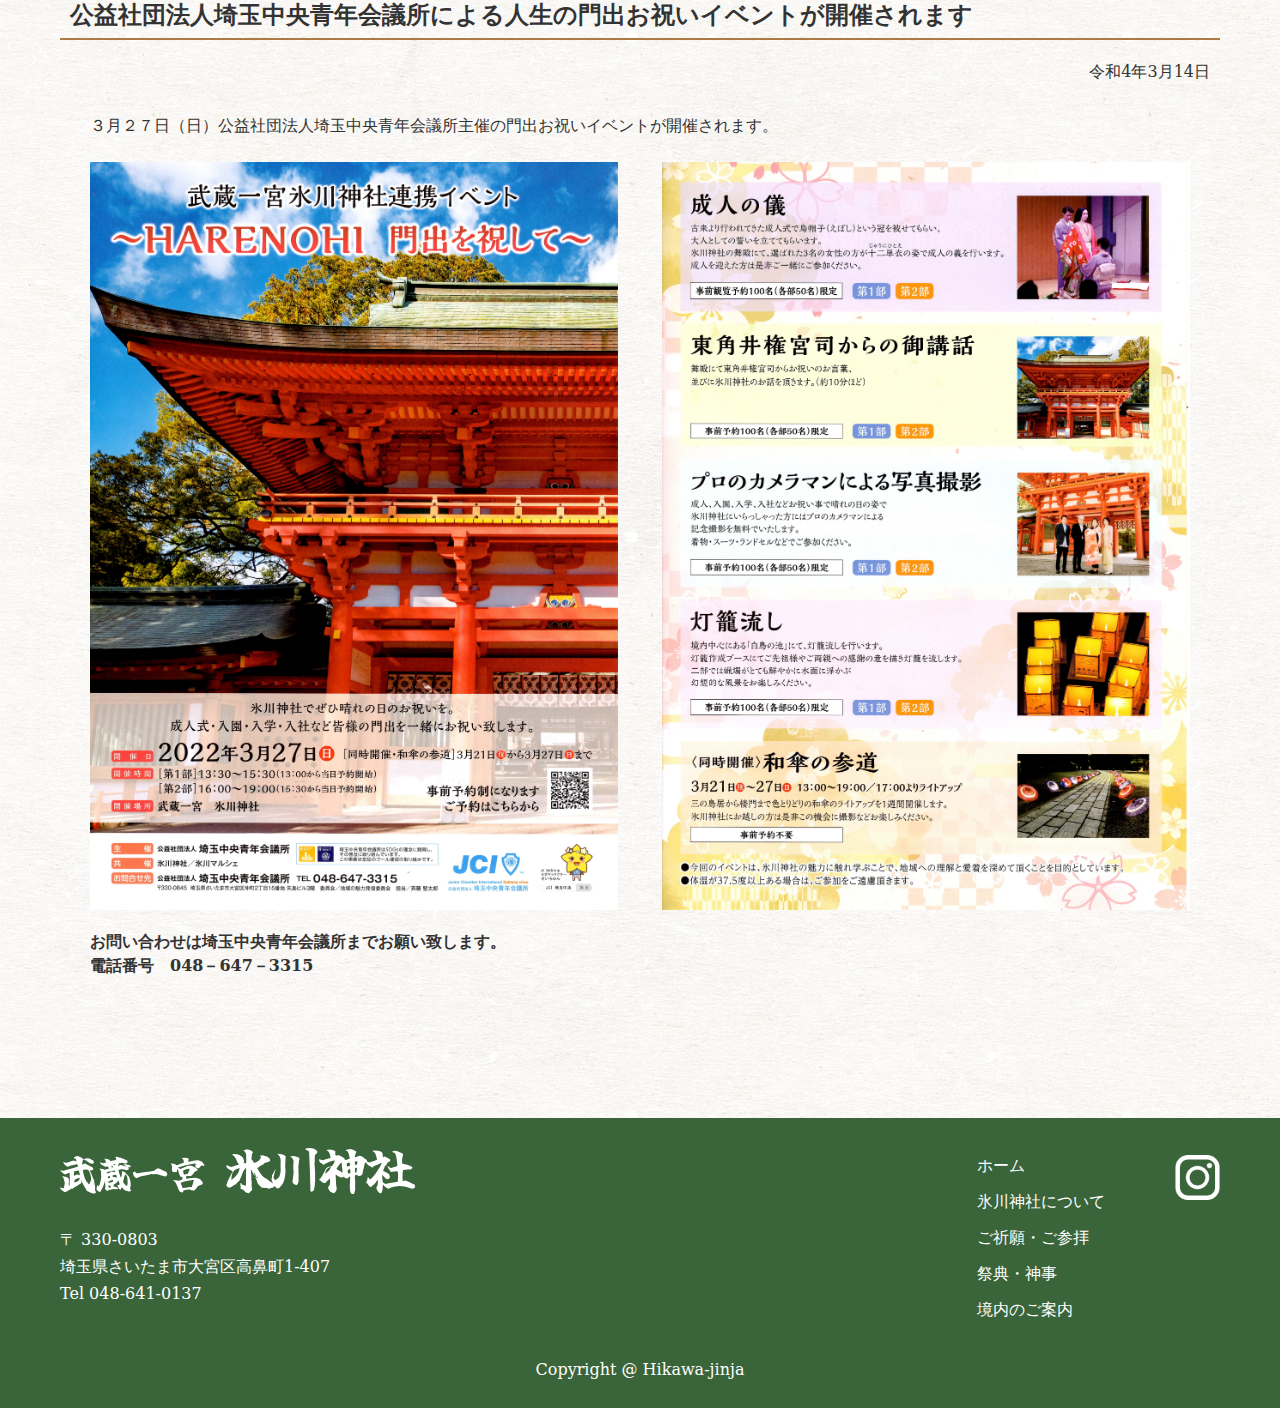
<file: hikawa-renewal/news.html>
<!doctype html>
<html lang="ja">
<head prefix="og: http://ogp.me/ns# fb: http://ogp.me/ns/fb# website: http://ogp.me/ns/website#">
<meta charset="UTF-8">
<meta name = "viewport" content = "width = device-width, initial-scale=1, user-scalable=yes">
<meta name="description" content="埼玉県さいたま市の大宮に鎮座する、武蔵一宮氷川神社の公式ホームページです。">
<meta property="og:title" content="武蔵一宮氷川神社"/>
<meta property="og:site_name" content="武蔵一宮氷川神社">
<meta property="og:type" content="website">
<meta property="og:locale" content="ja-JP">
<meta property="og:image" content="assets/images/top/gate.jpg">
<meta property="og:description" content="埼玉県さいたま市の大宮に鎮座する、武蔵一宮氷川神社の公式ホームページです。"/>
<meta name="twitter:card" content="summary" />
<title>お知らせ｜武蔵一宮　氷川神社</title>
<!-- フォント読み込み --> 

<!-- JS/CSS -->
<link rel="stylesheet" href="assets/css/reset.css">
<link rel="stylesheet" href="assets/css/common.css">
<link rel="stylesheet" href="assets/css/news.css">
<link href="assets/images/common-logo/favicon.ico" rel="icon" type="image/x-icon" />
</head>

<body>
<header class="header">
  <div class="header__container"> <a href="index.html">
    <div class="header__logo"> <img class="header__logo-mark" src="assets/images/common-logo/logo-mark.svg" alt="氷川神社 ロゴマーク"> <img class="header__logo-type" src="assets/images/common-logo/logotype_header.svg" alt="氷川神社 ロゴタイプ"> </div>
    </a>
    <div id="open-button" class="open-button"><span></span></div>
    <div class="header__instagram-icon"> <a href="https://www.instagram.com/musashiichinomiya.hikawajinjya/?hl=ja"> <img src="assets/images/common-logo/inst_icon_b.png" alt="instagramアイコン"></a> </div>
  </div>
  <div class="open-button"><span></span></div>
  <div class="navigation-filter"></div>
  <nav class="header__navigation">
    <div id="menu-title">メニュー</div>
    <div class="close-button"><span></span></div>
    <ul>
      <li><a href="index.html">ホーム</a></li>
      <li><a href="about.html">氷川神社について</a></li>
      <li><a href="gokigan.html">ご祈願・ご参拝</a></li>
      <li><a href="saiten.html">祭典・神事</a></li>
      <li><a href="keidai.html">境内のご案内</a></li>
    </ul>
    <a href="https://www.instagram.com/musashiichinomiya.hikawajinjya/?hl=ja">
    <div class="nav__instagram-link"> <img src="assets/images/common-logo/inst_icon_w.png" alt="instagramアイコン"> <span>氷川神社<br>
      公式Instagram</span> </div>
    </a> </nav>
</header>
<main class="main">
  <div class="background">
    <section class="section-top">
      <div class="section-top__image">
        <div class="section-top__image-filter">
          <div class="section-top__title">
            <h1>お知らせ</h1>
          </div>
        </div>
      </div>
      <div class="breadcrumb"><a href="index.html">ホーム</a>　&gt;　お知らせ</div>
    </section>
    <section class="section-news">
      <div class="section__area">
          <section class="section-news__item" id="news01">
            <div class="section__item-title">
              <div class="item-title__text" >
                <h3>春の特別紙朱印「花しずめ」　<br class="br-sp">限定お守「咲守」　<br class="br-sp">おみくじ「さくら」のお知らせ</h3>
              </div>
            </div>
            <div class="section-news__item-date">令和4年3月18日</div>
            <div class="section__main-inside">
              <div class="section-news__item-text">
                <p>3月19日より春の特別紙朱印「花しずめ」を授与致します。<br>数量限定につき、お一人様1枚の授与、初穂料は500円です。</p>
                <p>「咲守（さきまもり）」も同様に数量限定につき、お一人様1体の授与、初穂料は1000円です。<br>コロナ禍により来社出来ない方には、郵送でのお申し込みを承ります。</p>
                <p class="text-last">郵送希望の紙朱印は通常の紙朱印になります。<br>また、おみくじの色が19日より薄い桃色と濃い桃色の「さくら」になります。</p>
              </div>
            </div>
          </section>
          <section class="section-news__item" id="news02">
            <div class="section__item-title">
              <div class="item-title__text">
                <h3>特別大祈祷のご案内</h3>
              </div>
            </div>
            <div class="section-news__item-date">令和4年3月18日</div>
            <div class="section__main-inside">
              <div class="section-news__item-text">
                <p>事前予約制になりますが、下記にて本殿単独祈祷を承ります。<br>ご希望される方は神社までご連絡願います。</p>

                  <ul>
                   <div class="text-center">記</div>
                  <li>
                    <div class="kitou-index">一、 初 穂 料</div>
                    <div class="kitou-description">１０万円以上「神楽奉奏（巫女舞）は別途３万円」</div>
                  </li>
                  <li>
                    <div class="kitou-index">一、祈　　願</div>
                    <div class="kitou-description">一願種のみ</div>
                  </li>
                  <li>
                    <div class="kitou-index">一、神　　札</div>
                    <div class="kitou-description">特別大祈祷札（50㎝）・特別祈祷札（48㎝）・大祈祷札（35㎝）・小祈祷札（30㎝）より御希望神札一体授与</div>
                  </li>
                  <li>
                    <div class="kitou-index">一、人　　数</div>
                    <div class="kitou-description">８０名まで</div>
                  </li>
                  <li>
                    <div class="kitou-index">一、玉串拝礼</div>
                    <div class="kitou-description">代表者３名まで</div>
                  </li>
                  <li>
                    <div class="kitou-index">一、 要 予 約</div>
                    <div class="kitou-description">詳細は来社のうえ打合せ</div>
                  </li>
                  <br>
                  <li>
                    <div class="kitou-address">連絡先</div>
                    <div class="kitou-tell">氷川神社
                      　<br>電話　（048）641-0137
                        <br>FAX　（048）647-1213
                    </div>
                  </li>
                  </ul>  
              </div>
            </div>
          </section>
          <section class="section-news__item" id="news03">
            <div class="section__item-title">
              <div class="item-title__text">
                <h3>公益社団法人埼玉中央青年会議所による人生の門出お祝いイベントが開催されます</h3>
              </div>
            </div>
            <div class="section-news__item-date">令和4年3月14日</div>
            <div class="section__main-inside">
              <div class="section-news__item-text">
                <p>３月２７日（日）公益社団法人埼玉中央青年会議所主催の門出お祝いイベントが開催されます。</p>
                <div id="kadode-image">
                  <img id="kadode-image-01" src="assets/images/news/kadode_01.jpg" alt="門出お祝いイベントポスター_01">
                  <img src="assets/images/news/kadode_02.jpg" alt="門出お祝いイベントポスター_02">
                </div>
                <p class="text-last"><span class="text-bold">お問い合わせは埼玉中央青年会議所までお願い致します。<br>
                電話番号　048－647－3315</span></p>
              </div>
            </div>
          </section>
        </div>
    </section>
  </div>
</main>
<footer class="footer">
  <div class="footer__container">
    <div class="footer__info"> <a href="index.html"><img class="footer-logo" src="assets/images/common-logo/logotype_footer.svg" alt="氷川神社 ロゴ"></a>
      <address>
      〒 330-0803<br>
      埼玉県さいたま市大宮区高鼻町1-407<br>
      Tel  048-641-0137
      </address>
    </div>
    <nav class="footer__site-map">
      <ul>
        <li><a href="index.html">ホーム</a></li>
        <li><a href="about.html">氷川神社について</a></li>
        <li><a href="gokigan.html">ご祈願・ご参拝</a></li>
        <li><a href="saiten.html">祭典・神事</a></li>
        <li><a href="keidai.html">境内のご案内</a></li>
      </ul>
    </nav>
    <div class="footer__instagram-icon"> <a href="https://www.instagram.com/musashiichinomiya.hikawajinjya/?hl=ja"><img src="assets/images/common-logo/inst_icon_w.png" alt="instagram_icon"></a></div>
  </div>
  <small>Copyright @ Hikawa-jinja</small> </footer>
<p id="scroll-top"><a href="#"><img src="assets/images/common-logo/arrow_up.svg" alt="矢印"></a></p>
<script
    src="https://code.jquery.com/jquery-3.4.1.min.js"
    integrity="sha256-CSXorXvZcTkaix6Yvo6HppcZGetbYMGWSFlBw8HfCJo="
    crossorigin="anonymous">
</script> 
<!--SlickJS--> 
<script src="assets/slick/slick.min.js"></script> 
<script src="assets/js/common.js"></script>
<script src="assets/js/news.js"></script>
</body>
</html>
</file>
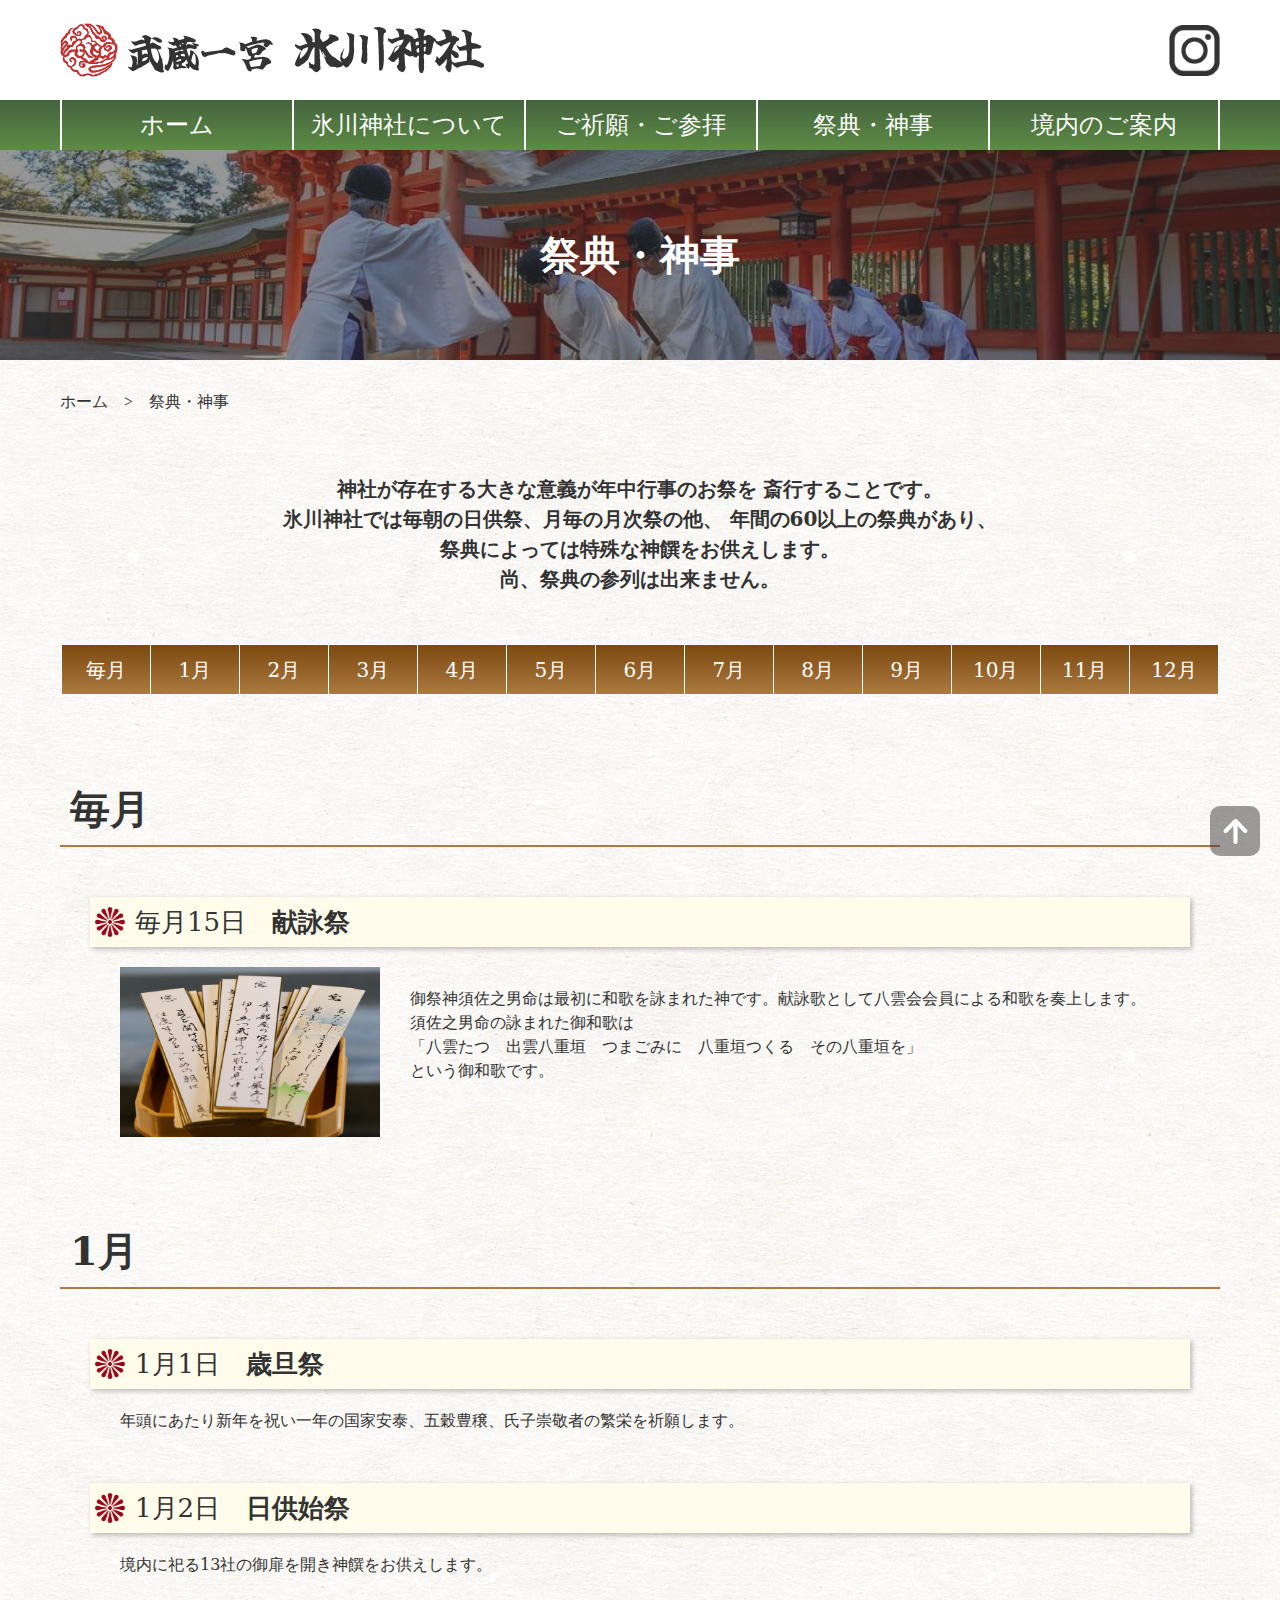
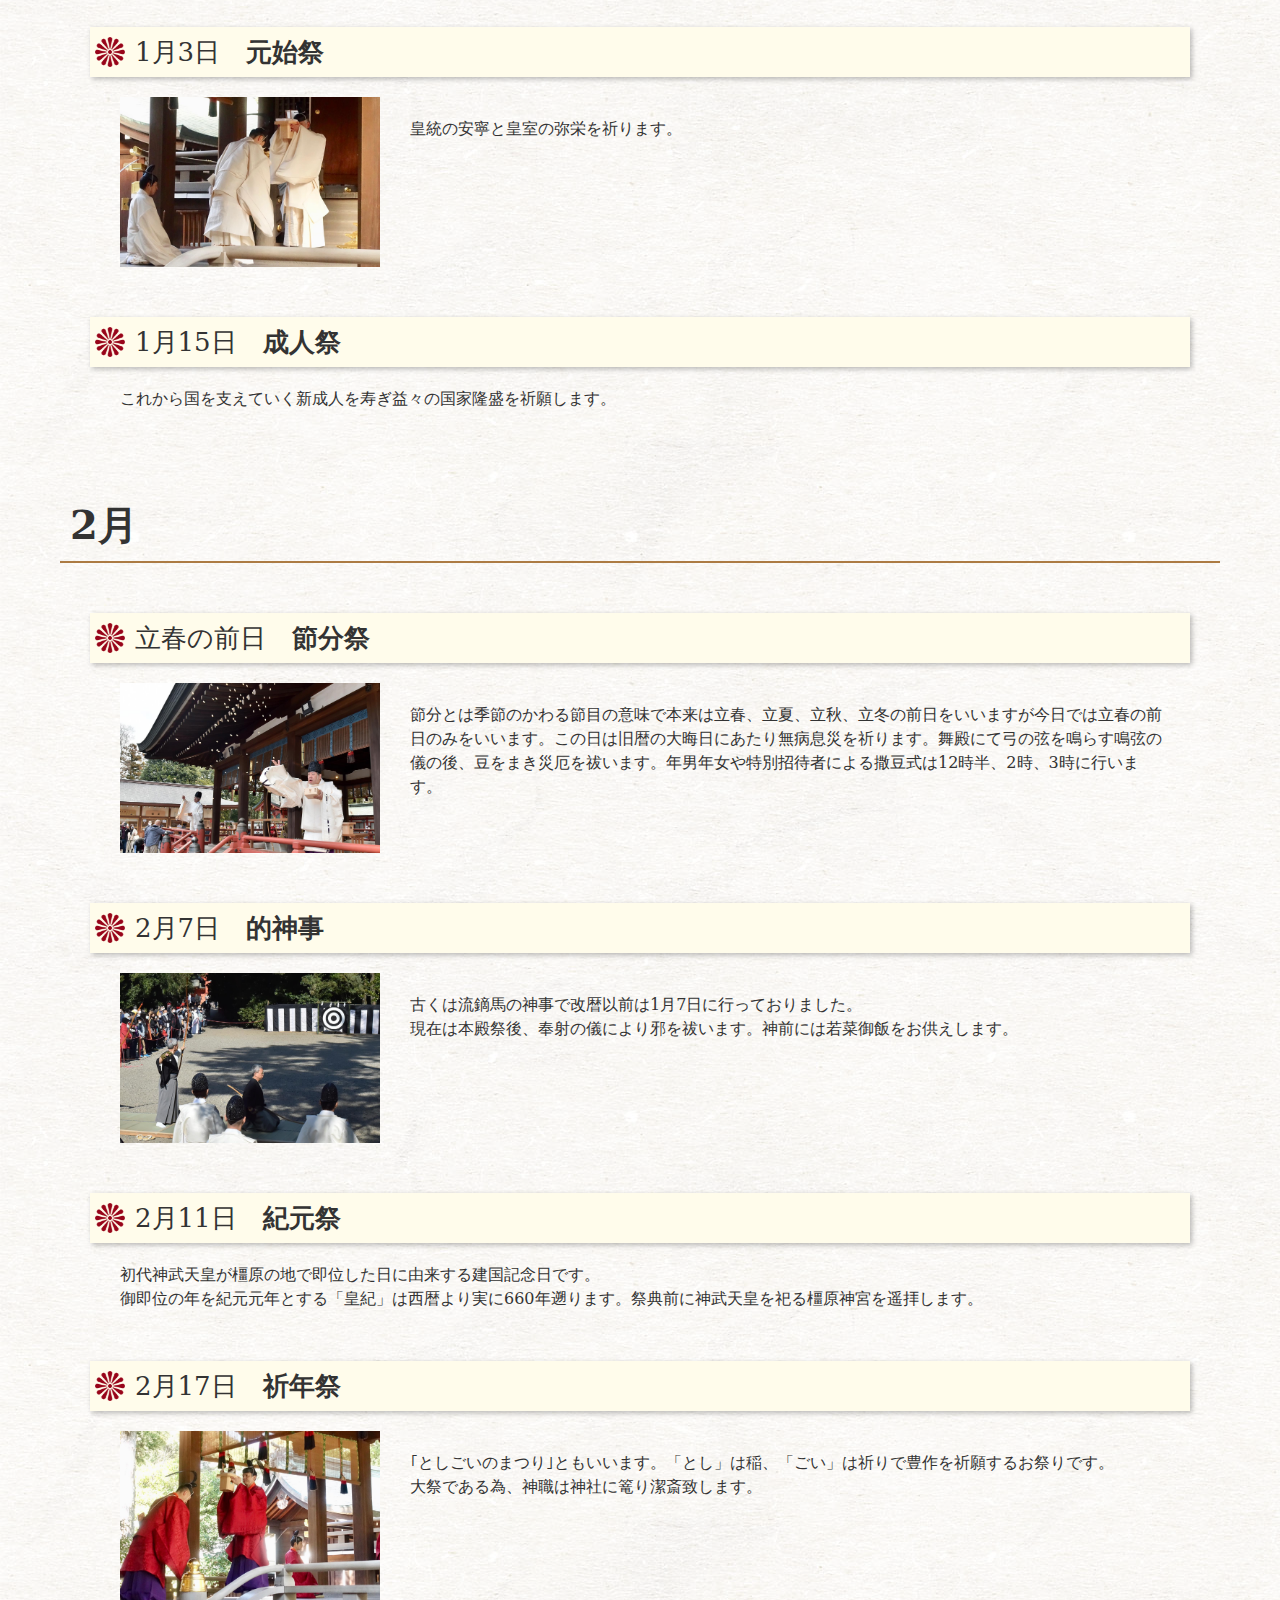
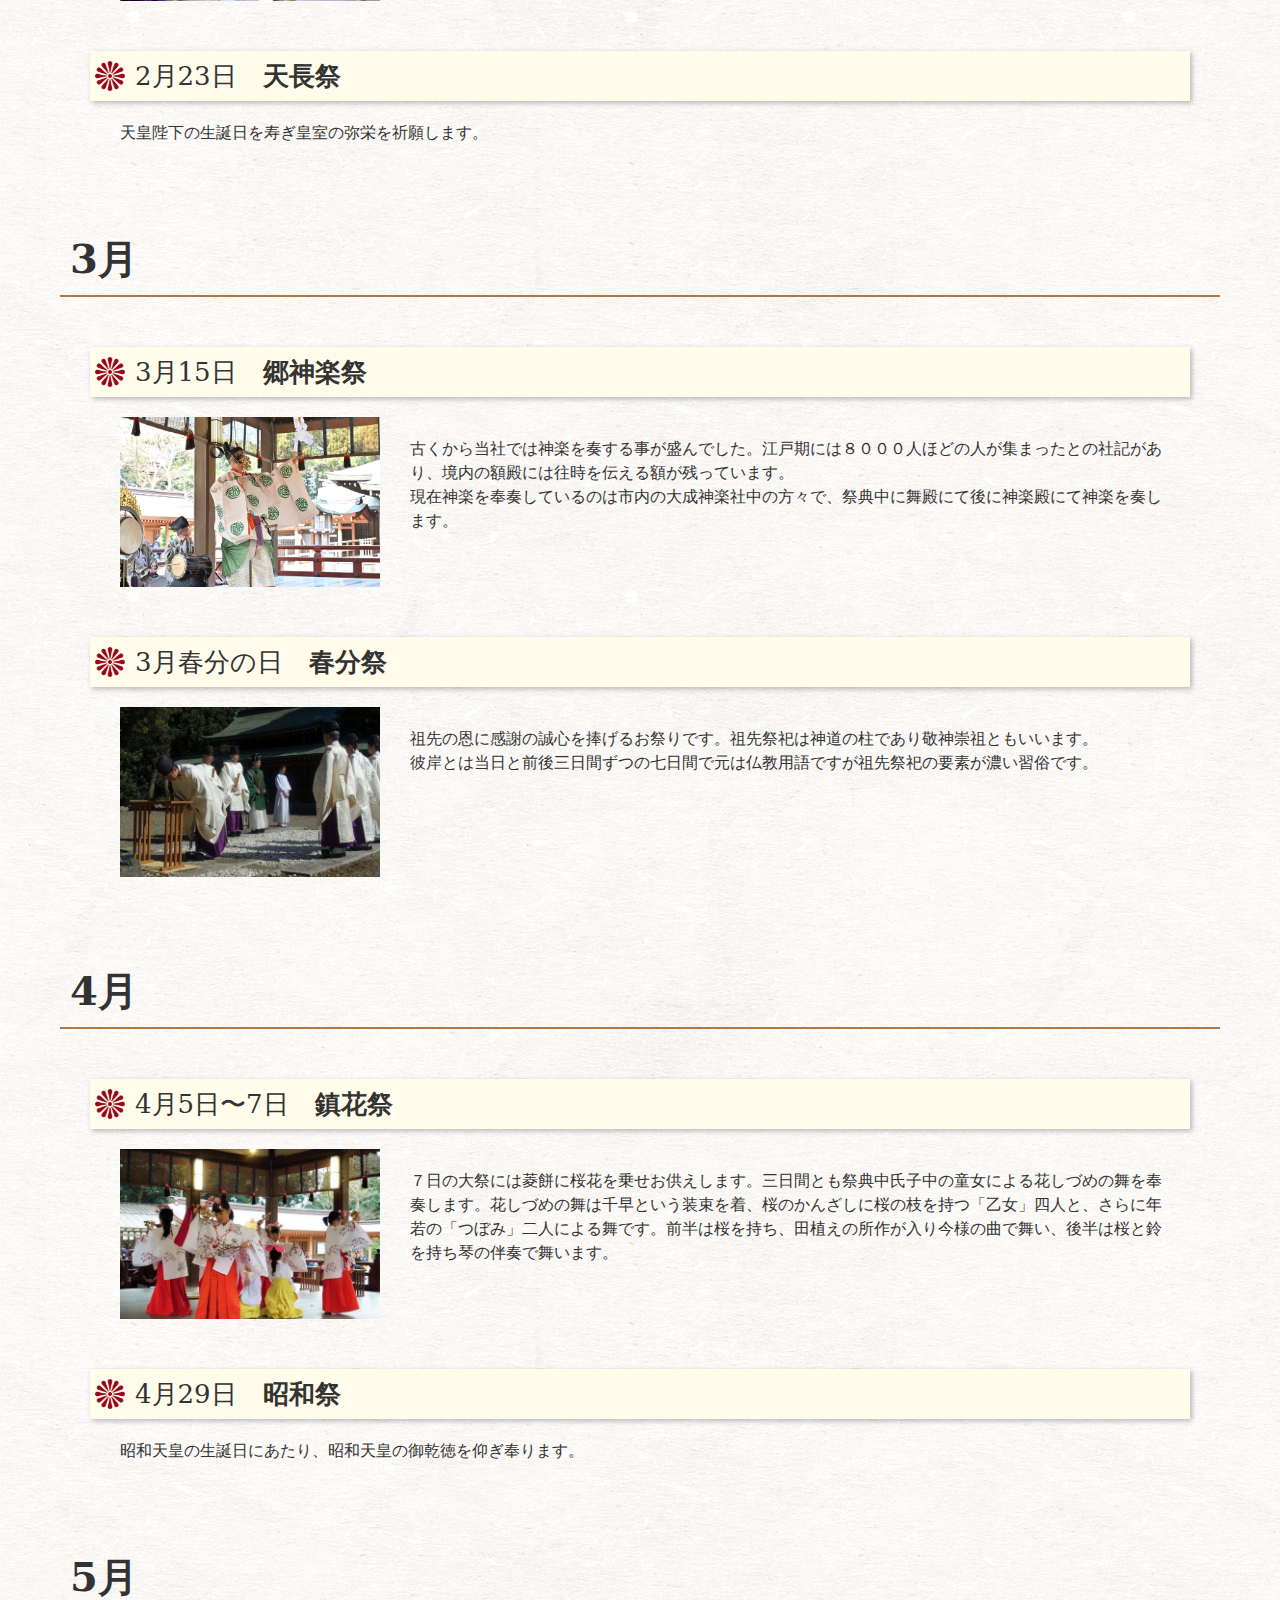
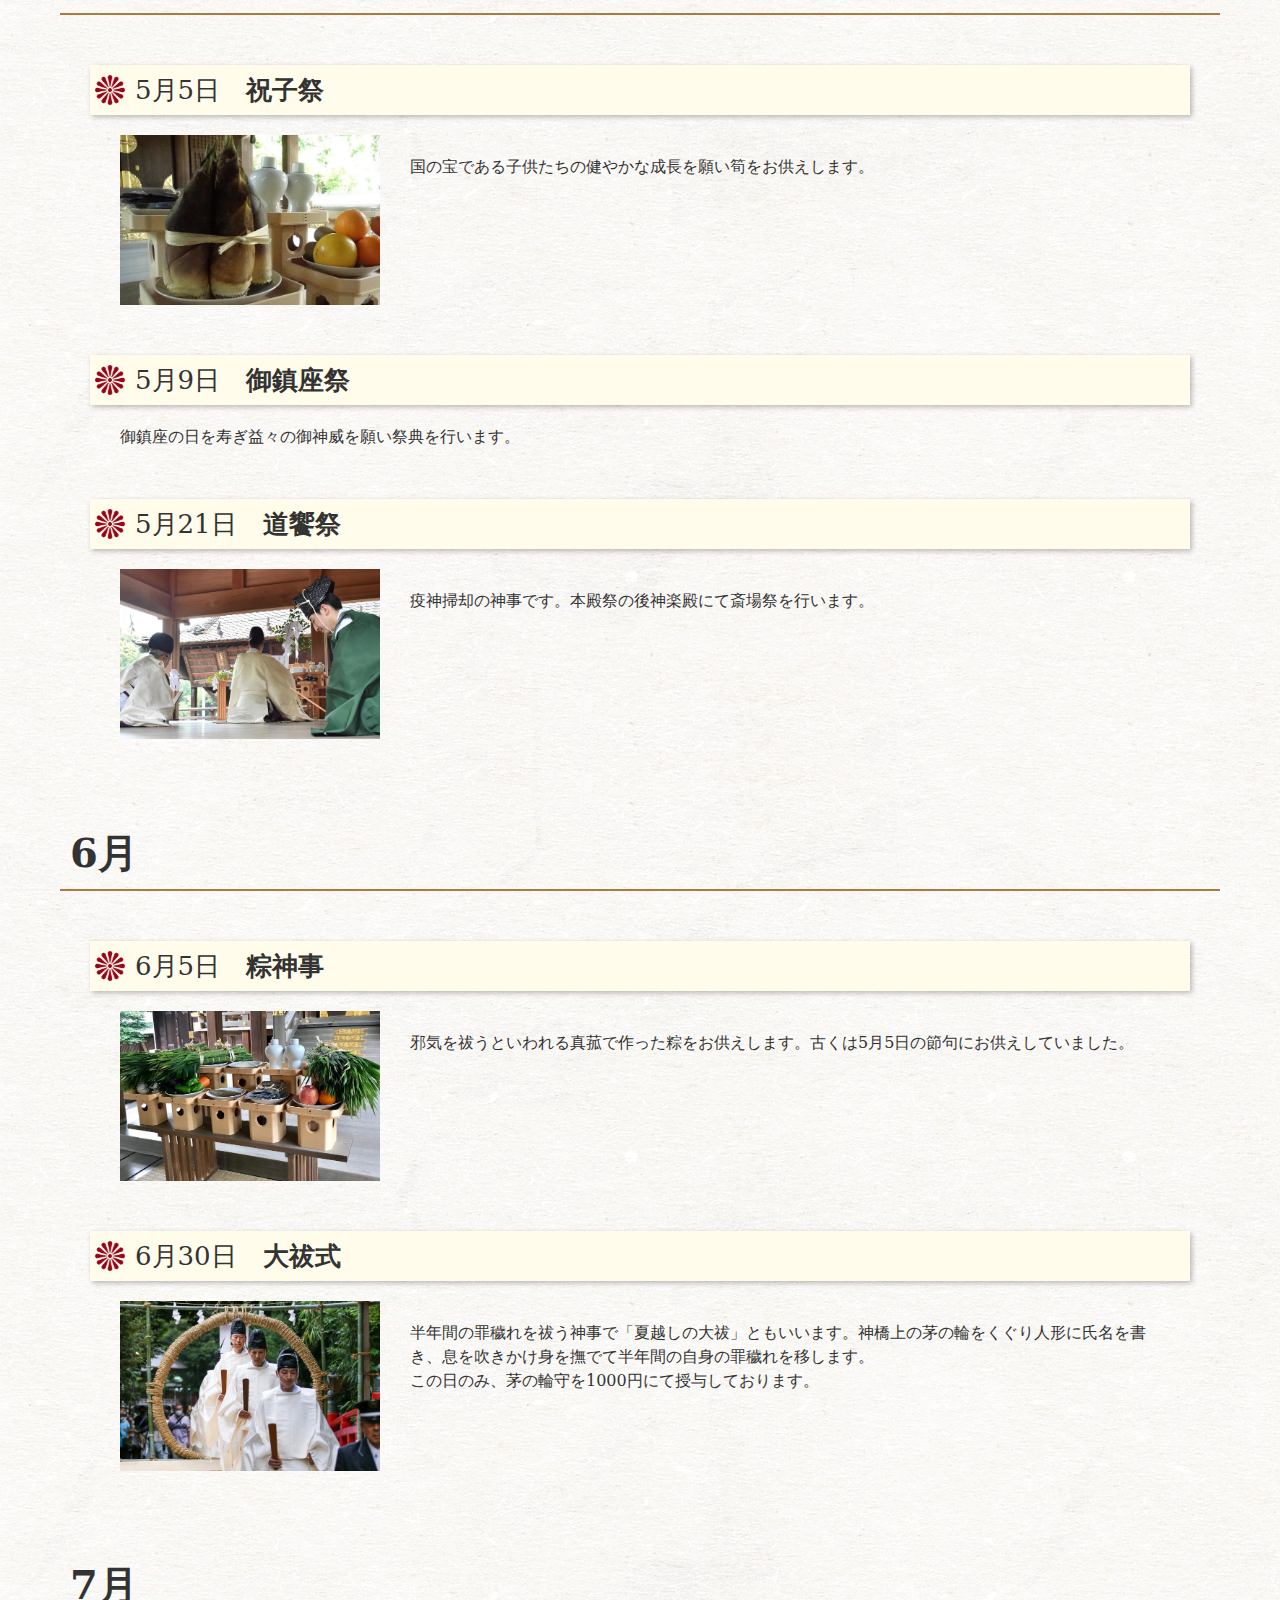
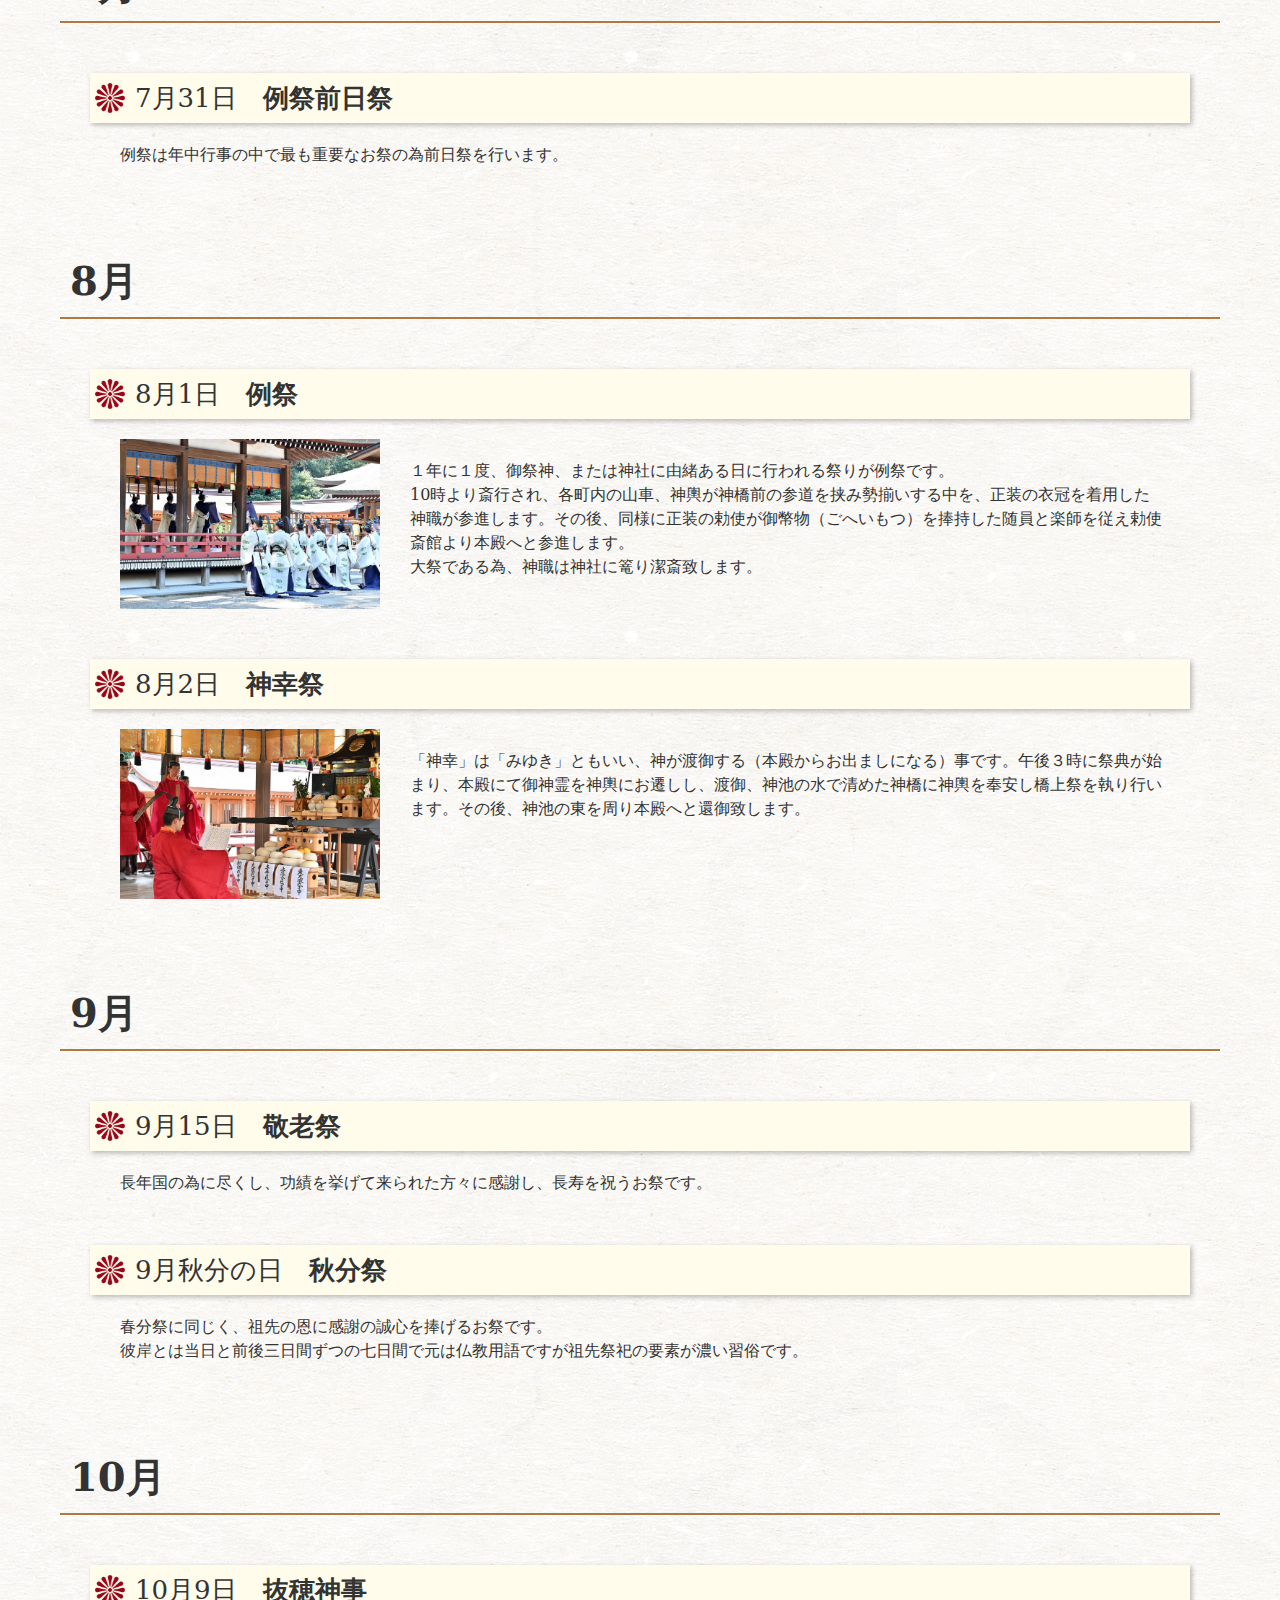
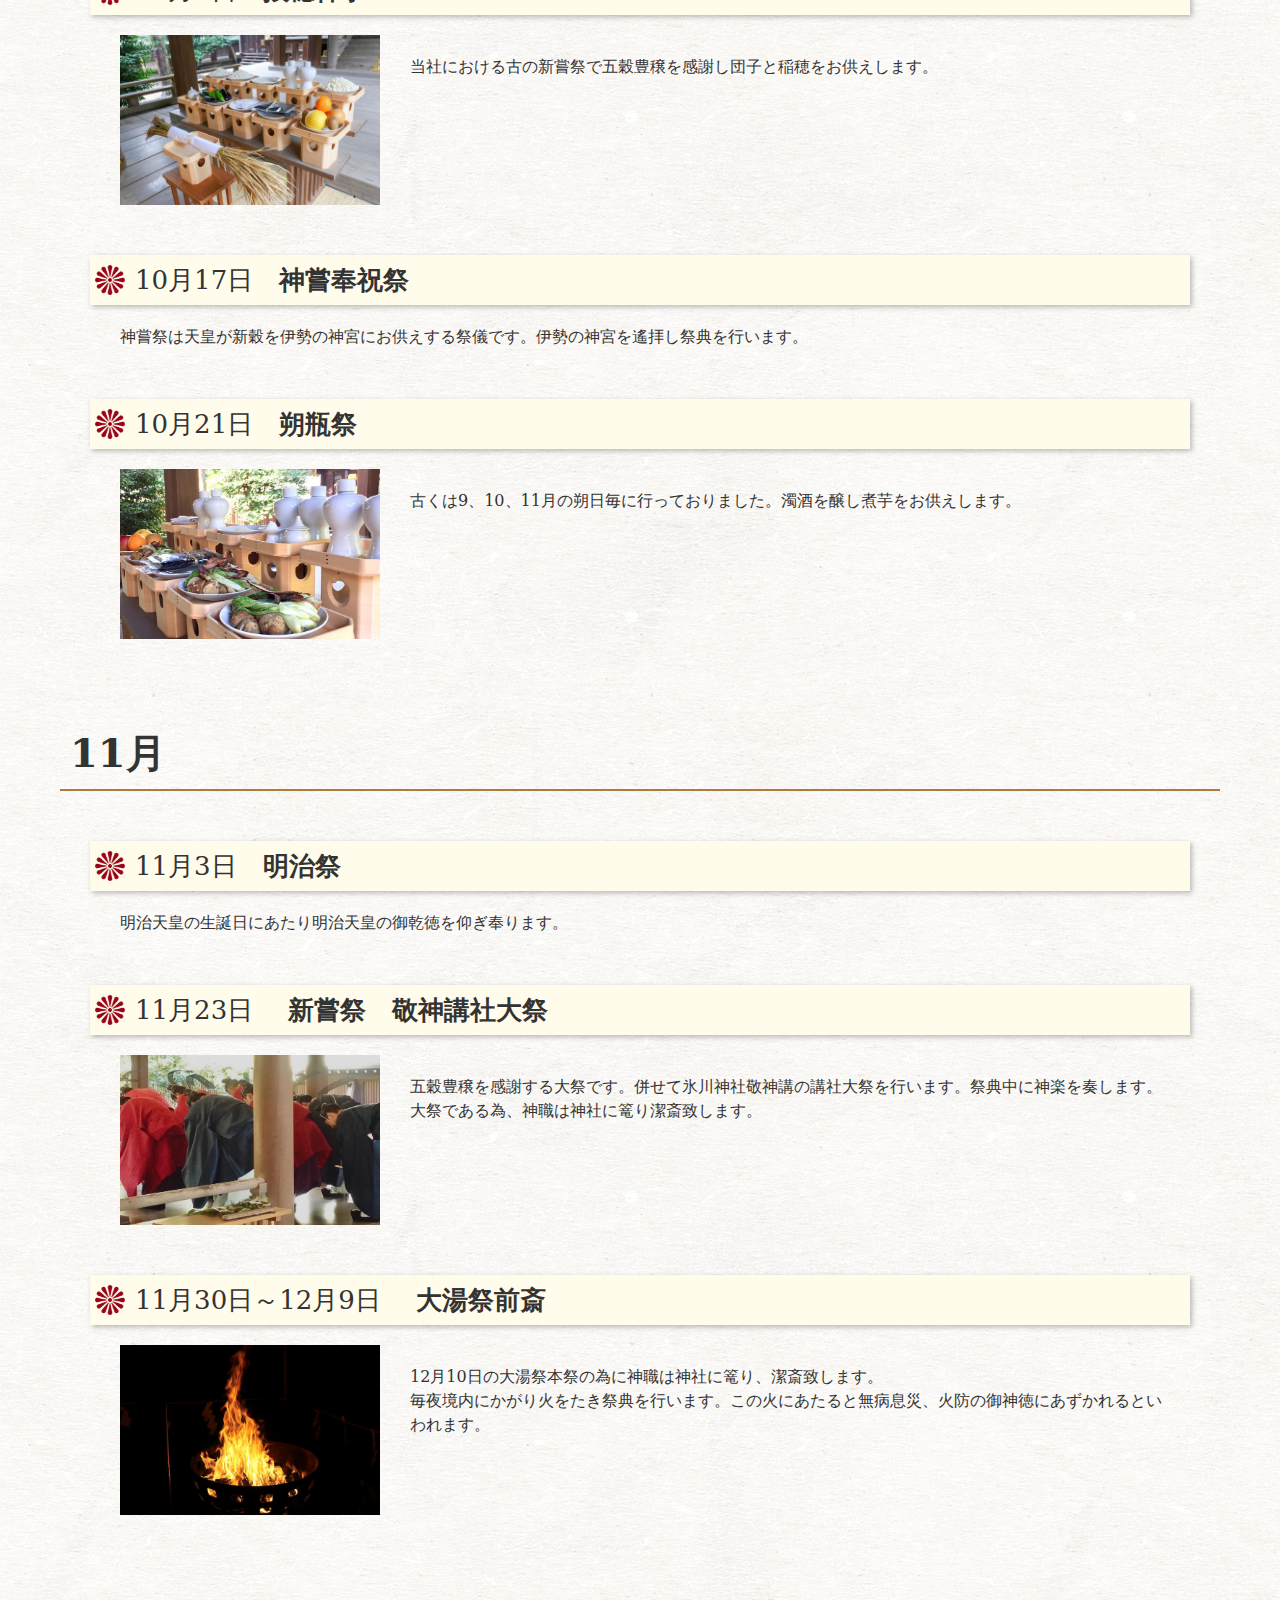
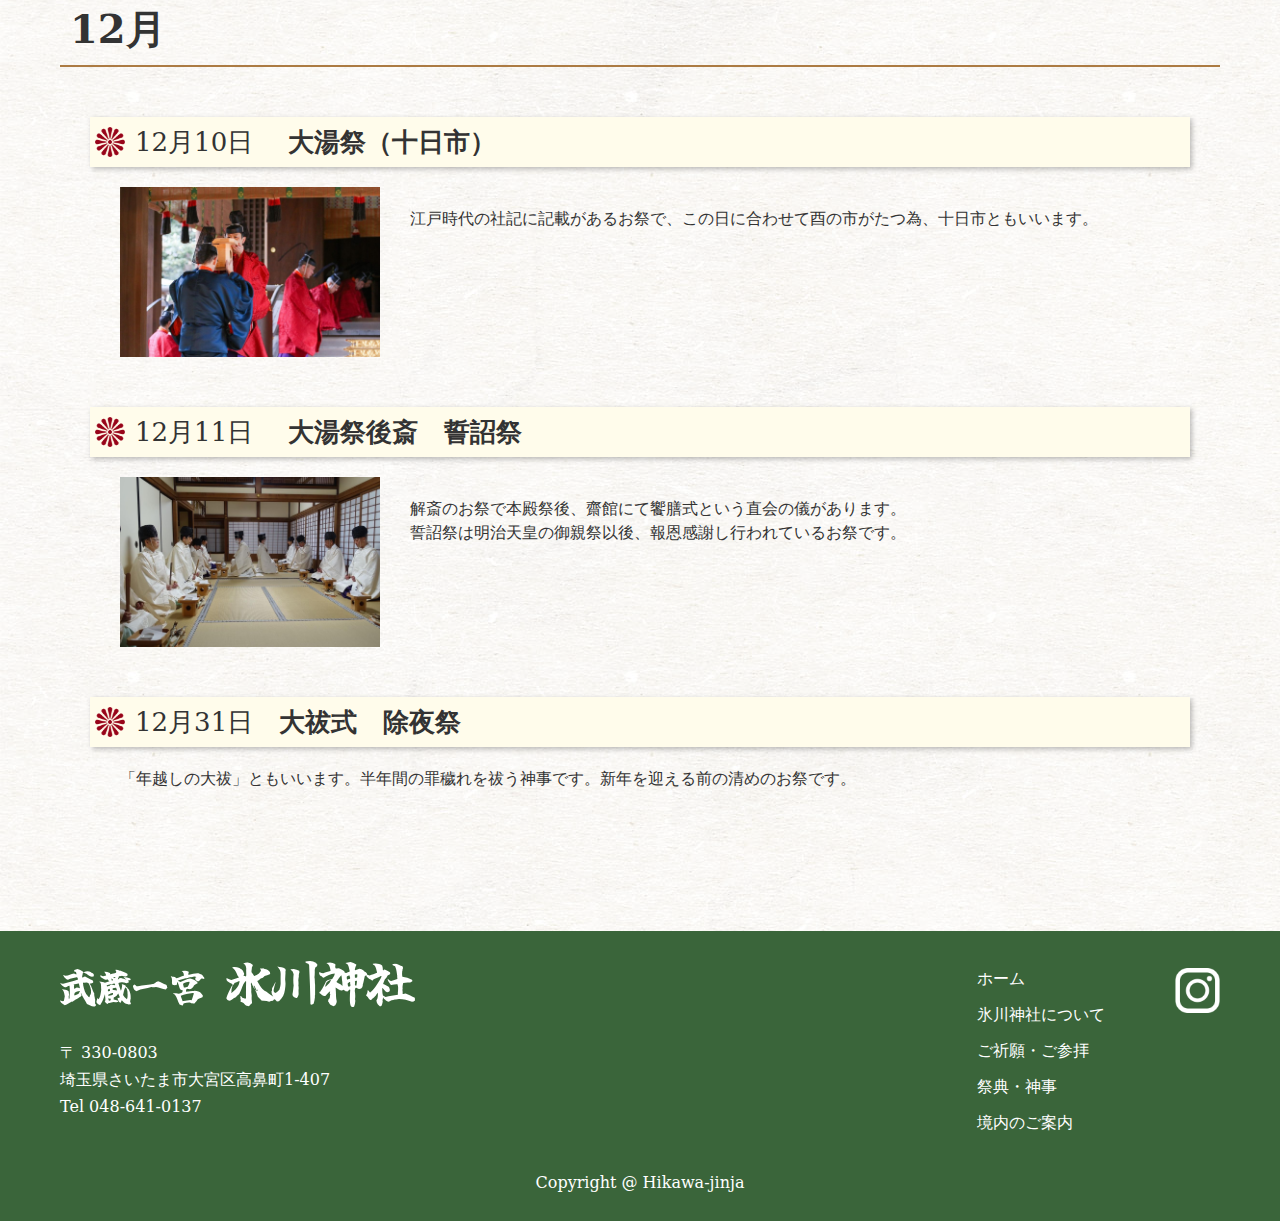
<file: hikawa-renewal/saiten.html>
<!doctype html>
<html lang="ja">
<head prefix="og: http://ogp.me/ns# fb: http://ogp.me/ns/fb# website: http://ogp.me/ns/website#">
<meta charset="UTF-8">
<meta name = "viewport" content = "width = device-width, initial-scale=1, user-scalable=yes">
<meta name="description" content="埼玉県さいたま市の大宮に鎮座する、武蔵一宮氷川神社の公式ホームページです。">
<meta property="og:title" content="武蔵一宮氷川神社"/>
<meta property="og:site_name" content="武蔵一宮氷川神社">
<meta property="og:type" content="website">
<meta property="og:locale" content="ja-JP">
<meta property="og:image" content="assets/images/top/gate.jpg">
<meta property="og:description" content="埼玉県さいたま市の大宮に鎮座する、武蔵一宮氷川神社の公式ホームページです。"/>
<meta name="twitter:card" content="summary" />
<title>祭典・神事｜武蔵一宮　氷川神社</title>
<!-- フォント読み込み --> 

<!-- JS/CSS -->
<link rel="stylesheet" href="assets/css/reset.css">
<link rel="stylesheet" href="assets/css/common.css">
<link rel="stylesheet" href="assets/css/saiten.css">
<link href="assets/images/common-logo/favicon.ico" rel="icon" type="image/x-icon" />
</head>

<body>
<header class="header">
  <div class="header__container"> <a href="index.html">
    <div class="header__logo"> <img class="header__logo-mark" src="assets/images/common-logo/logo-mark.svg" alt="氷川神社 ロゴマーク"> <img class="header__logo-type" src="assets/images/common-logo/logotype_header.svg" alt="氷川神社 ロゴタイプ"> </div>
    </a>
    <div id="open-button" class="open-button"><span></span></div>
    <div class="header__instagram-icon"> <a href="https://www.instagram.com/musashiichinomiya.hikawajinjya/?hl=ja"> <img src="assets/images/common-logo/inst_icon_b.png" alt="instagramアイコン"></a> </div>
  </div>
  <div class="open-button"><span></span></div>
  <div class="navigation-filter"></div>
  <nav class="header__navigation">
    <div id="menu-title">メニュー</div>
    <div class="close-button"><span></span></div>
    <ul>
      <li><a href="index.html">ホーム</a></li>
      <li><a href="about.html">氷川神社について</a></li>
      <li><a href="gokigan.html">ご祈願・ご参拝</a></li>
      <li><a href="saiten.html">祭典・神事</a></li>
      <li><a href="keidai.html">境内のご案内</a></li>
    </ul>
    <a href="https://www.instagram.com/musashiichinomiya.hikawajinjya/?hl=ja">
    <div class="nav__instagram-link"> <img src="assets/images/common-logo/inst_icon_w.png" alt="instagramアイコン"> <span>氷川神社<br>
      公式Instagram</span> </div>
    </a> </nav>
</header>
<main class="main">
  <div class="background">
    <section class="section-top">
      <div class="section-top__image">
        <div class="section-top__image-filter">
          <div class="section-top__title">
            <h1>祭典・神事</h1>
          </div>
        </div>
      </div>
      <div class="breadcrumb"><a href="index.html">ホーム</a>　&gt;　祭典・神事</div>
      <div class="section-top__lead"> 神社が存在する大きな意義が年中行事のお祭を<br class="br-sp">
        斎行することです。<br>
        氷川神社では毎朝の日供祭、月毎の月次祭の他、<br class="br-sp">
        年間の60以上の祭典があり、<br>
        祭典によっては特殊な神饌をお供えします。<br>
        尚、祭典の参列は出来ません。 </div>
      <div class="section-top__month-menu">
        <table class="month-menu__SP">
          <tr>
            <td colspan="4"><a href="#everymonth">毎月</a></td>
          </tr>
          <tr>
            <td><a href="#january">1月</a></td>
            <td><a href="#february">2月</a></td>
            <td><a href="#march">3月</a></td>
            <td><a href="#april">4月</a></td>
          </tr>
          <tr>
            <td><a href="#may">5月</a></td>
            <td><a href="#jun">6月</a></td>
            <td><a href="#july">7月</a></td>
            <td><a href="#august">8月</a></td>
          </tr>
          <tr>
            <td><a href="#september">9月</a></td>
            <td><a href="#octorber">10月</a></td>
            <td><a href="#november">11月</a></td>
            <td><a href="#december">12月</a></td>
          </tr>
        </table>
        <table class="month-menu__PC">
          <tr>
            <td><a href="#everymonth">毎月</a></td>
            <td><a href="#january">1月</a></td>
            <td><a href="#february">2月</a></td>
            <td><a href="#march">3月</a></td>
            <td><a href="#april">4月</a></td>
            <td><a href="#may">5月</a></td>
            <td><a href="#jun">6月</a></td>
            <td><a href="#july">7月</a></td>
            <td><a href="#august">8月</a></td>
            <td><a href="#september">9月</a></td>
            <td><a href="#octorber">10月</a></td>
            <td><a href="#november">11月</a></td>
            <td><a href="#december">12月</a></td>
          </tr>
        </table>
      </div>
    </section>
    <section class="section-month" id="everymonth">
      <div class="section__area">
        <div class="section__month-title">
          <h2>毎月</h2>
        </div>
        <div class="section__main">
          <section class="section-event">
            <div class="event-title"> <img class="kiku-icon" src="assets/images/saiten/kiku.png" alt="菊アイコン">
              <h3><span class="event-day">毎月15日</span><span class="event-name">献詠祭</span></h3>
            </div>
            <div class="section__main-inside">
              <div class="event-image">
                <div id="keneisai"></div>
              </div>
              <div class="text-brank__top">
                <div class="event-text">御祭神須佐之男命は最初に和歌を詠まれた神です。献詠歌として八雲会会員による和歌を奏上します。<br>
                  須佐之男命の詠まれた御和歌は<br>
                  「八雲たつ　出雲八重垣　つまごみに　八重垣つくる　その八重垣を」<br>
                  という御和歌です。</div>
              </div>
            </div>
          </section>
        </div>
      </div>
    </section>
    <section class="section-month" id="january">
      <div class="section__area">
        <div class="section__month-title">
          <h2>1月</h2>
        </div>
        <div class="section__main">
          <section class="section-event">
            <div class="event-title"> <img class="kiku-icon" src="assets/images/saiten/kiku.png" alt="菊アイコン">
              <h3><span class="event-day">1月1日</span><span class="event-name">歳旦祭</span></h3>
            </div>
            <div class="section__main-inside">
              <div class="event-text">年頭にあたり新年を祝い一年の国家安泰、五穀豊穣、氏子崇敬者の繁栄を祈願します。</div>
            </div>
          </section>
          <section class="section-event">
            <div class="event-title"> <img class="kiku-icon" src="assets/images/saiten/kiku.png" alt="菊アイコン">
              <h3><span class="event-day">1月2日</span><span class="event-name">日供始祭</span></h3>
            </div>
            <div class="section__main-inside">
              <div class="event-text">境内に祀る13社の御扉を開き神饌をお供えします。</div>
            </div>
          </section>
          <section class="section-event">
            <div class="event-title"> <img class="kiku-icon" src="assets/images/saiten/kiku.png" alt="菊アイコン">
              <h3><span class="event-day">1月3日</span><span class="event-name">元始祭</span></h3>
            </div>
            <div class="section__main-inside">
              <div class="event-image">
                <div id="genshisai"></div>
              </div>
              <div class="text-brank__top">
                <div class="event-text">皇統の安寧と皇室の弥栄を祈ります。</div>
              </div>
            </div>
          </section>
          <section class="section-event">
            <div class="event-title"> <img class="kiku-icon" src="assets/images/saiten/kiku.png" alt="菊アイコン">
              <h3><span class="event-day">1月15日</span><span class="event-name">成人祭</span></h3>
            </div>
            <div class="section__main-inside">
              <div class="event-text">これから国を支えていく新成人を寿ぎ益々の国家隆盛を祈願します。</div>
            </div>
          </section>
        </div>
      </div>
    </section>
    <section class="section-month" id="february">
      <div class="section__area">
        <div class="section__month-title">
          <h2>2月</h2>
        </div>
        <div class="section__main">
          <section class="section-event">
            <div class="event-title"> <img class="kiku-icon" src="assets/images/saiten/kiku.png" alt="菊アイコン">
              <h3><span class="event-day">立春の前日</span><span class="event-name">節分祭</span></h3>
            </div>
            <div class="section__main-inside">
              <div class="event-image">
                <div id="setsubunsai"></div>
              </div>
              <div class="text-brank__top">
                <div class="event-text">節分とは季節のかわる節目の意味で本来は立春、立夏、立秋、立冬の前日をいいますが今日では立春の前日のみをいいます。この日は旧暦の大晦日にあたり無病息災を祈ります。舞殿にて弓の弦を鳴らす鳴弦の儀の後、豆をまき災厄を祓います。年男年女や特別招待者による撒豆式は12時半、2時、3時に行います。</div>
              </div>
            </div>
          </section>
          <section class="section-event">
            <div class="event-title"> <img class="kiku-icon" src="assets/images/saiten/kiku.png" alt="菊アイコン">
              <h3><span class="event-day">2月7日</span><span class="event-name">的神事</span></h3>
            </div>
            <div class="section__main-inside">
              <div class="event-image">
                <div id="ikuwashinji"></div>
              </div>
              <div class="text-brank__top">
                <div class="event-text">古くは流鏑馬の神事で改暦以前は1月7日に行っておりました。<br>
                  現在は本殿祭後、奉射の儀により邪を祓います。神前には若菜御飯をお供えします。</div>
              </div>
            </div>
          </section>
          <section class="section-event">
            <div class="event-title"> <img class="kiku-icon" src="assets/images/saiten/kiku.png" alt="菊アイコン">
              <h3><span class="event-day">2月11日</span><span class="event-name">紀元祭</span></h3>
            </div>
            <div class="section__main-inside">
              <div class="event-text">初代神武天皇が橿原の地で即位した日に由来する建国記念日です。<br>
                御即位の年を紀元元年とする「皇紀」は西暦より実に660年遡ります。祭典前に神武天皇を祀る橿原神宮を遥拝します。 </div>
            </div>
          </section>
          <section class="section-event">
            <div class="event-title"> <img class="kiku-icon" src="assets/images/saiten/kiku.png" alt="菊アイコン">
              <h3><span class="event-day">2月17日</span><span class="event-name">祈年祭</span></h3>
            </div>
            <div class="section__main-inside">
              <div class="event-image">
                <div id="kinensai"></div>
              </div>
              <div class="text-brank__top">
                <div class="event-text"> ｢としごいのまつり｣ともいいます。「とし」は稲、「ごい」は祈りで豊作を祈願するお祭りです。<br>
                  大祭である為、神職は神社に篭り潔斎致します。</div>
              </div>
            </div>
          </section>
          <section class="section-event">
            <div class="event-title"> <img class="kiku-icon" src="assets/images/saiten/kiku.png" alt="菊アイコン">
              <h3><span class="event-day">2月23日</span><span class="event-name">天長祭</span></h3>
            </div>
            <div class="section__main-inside">
              <div class="event-text"> 天皇陛下の生誕日を寿ぎ皇室の弥栄を祈願します。</div>
            </div>
          </section>
        </div>
      </div>
    </section>
    <section class="section-month" id="march">
      <div class="section__area">
        <div class="section__month-title">
          <h2>3月</h2>
        </div>
        <div class="section__main">
          <section class="section-event">
            <div class="event-title"> <img class="kiku-icon" src="assets/images/saiten/kiku.png" alt="菊アイコン">
              <h3><span class="event-day">3月15日</span><span class="event-name">郷神楽祭</span></h3>
            </div>
            <div class="section__main-inside">
              <div class="event-image">
                <div id="satokagura"></div>
              </div>
              <div class="text-brank__top">
                <div class="event-text">古くから当社では神楽を奏する事が盛んでした。江戸期には８０００人ほどの人が集まったとの社記があり、境内の額殿には往時を伝える額が残っています。<br>
                  現在神楽を奉奏しているのは市内の大成神楽社中の方々で、祭典中に舞殿にて後に神楽殿にて神楽を奏します。</div>
              </div>
            </div>
          </section>
          <section class="section-event">
            <div class="event-title"> <img class="kiku-icon" src="assets/images/saiten/kiku.png" alt="菊アイコン">
              <h3><span class="event-day">3月春分の日</span><span class="event-name">春分祭</span></h3>
            </div>
            <div class="section__main-inside">
              <div class="event-image">
                <div id="shunbunsai"></div>
              </div>
              <div class="text-brank__top">
                <div class="event-text">祖先の恩に感謝の誠心を捧げるお祭りです。祖先祭祀は神道の柱であり敬神崇祖ともいいます。<br>
                  彼岸とは当日と前後三日間ずつの七日間で元は仏教用語ですが祖先祭祀の要素が濃い習俗です。</div>
              </div>
            </div>
          </section>
        </div>
      </div>
    </section>
    <section class="section-month" id="april">
      <div class="section__area">
        <div class="section__month-title">
          <h2>4月</h2>
        </div>
        <div class="section__main">
          <section class="section-event">
            <div class="event-title"> <img class="kiku-icon" src="assets/images/saiten/kiku.png" alt="菊アイコン">
              <h3><span class="event-day">4月5日〜7日</span><span class="event-name">鎮花祭</span></h3>
            </div>
            <div class="section__main-inside">
              <div class="event-image">
                <div id="hanashizume"></div>
              </div>
              <div class="text-brank__top">
                <div class="event-text">７日の大祭には菱餅に桜花を乗せお供えします。三日間とも祭典中氏子中の童女による花しづめの舞を奉奏します。花しづめの舞は千早という装束を着、桜のかんざしに桜の枝を持つ「乙女」四人と、さらに年若の「つぼみ」二人による舞です。前半は桜を持ち、田植えの所作が入り今様の曲で舞い、後半は桜と鈴を持ち琴の伴奏で舞います。</div>
              </div>
            </div>
          </section>
          <section class="section-event">
            <div class="event-title"> <img class="kiku-icon" src="assets/images/saiten/kiku.png" alt="菊アイコン">
              <h3><span class="event-day">4月29日</span><span class="event-name">昭和祭</span></h3>
            </div>
            <div class="section__main-inside">
              <div class="event-text">昭和天皇の生誕日にあたり、昭和天皇の御乾徳を仰ぎ奉ります。</div>
            </div>
          </section>
        </div>
      </div>
    </section>
    <section class="section-month" id="may">
      <div class="section__area">
        <div class="section__month-title">
          <h2>5月</h2>
        </div>
        <div class="section__main">
          <section class="section-event">
            <div class="event-title"> <img class="kiku-icon" src="assets/images/saiten/kiku.png" alt="菊アイコン">
              <h3><span class="event-day">5月5日</span><span class="event-name">祝子祭</span></h3>
            </div>
            <div class="section__main-inside">
              <div class="event-image">
                <div id="hourisai"></div>
              </div>
              <div class="text-brank__top">
                <div class="event-text">国の宝である子供たちの健やかな成長を願い筍をお供えします。</div>
              </div>
            </div>
          </section>
          <section class="section-event">
            <div class="event-title"> <img class="kiku-icon" src="assets/images/saiten/kiku.png" alt="菊アイコン">
              <h3><span class="event-day">5月9日</span><span class="event-name">御鎮座祭</span></h3>
            </div>
            <div class="section__main-inside">
              <div class="event-text">御鎮座の日を寿ぎ益々の御神威を願い祭典を行います。</div>
            </div>
          </section>
          <section class="section-event">
            <div class="event-title"> <img class="kiku-icon" src="assets/images/saiten/kiku.png" alt="菊アイコン">
              <h3><span class="event-day">5月21日</span><span class="event-name">道饗祭</span></h3>
            </div>
            <div class="section__main-inside">
              <div class="event-image">
                <div id="machiaesai"></div>
              </div>
              <div class="text-brank__top">
                <div class="event-text">疫神掃却の神事です。本殿祭の後神楽殿にて斎場祭を行います。</div>
              </div>
            </div>
          </section>
        </div>
      </div>
    </section>
    <section class="section-month" id="jun">
      <div class="section__area">
        <div class="section__month-title">
          <h2>6月</h2>
        </div>
        <div class="section__main">
          <section class="section-event">
            <div class="event-title"> <img class="kiku-icon" src="assets/images/saiten/kiku.png" alt="菊アイコン">
              <h3><span class="event-day">6月5日</span><span class="event-name">粽神事</span></h3>
            </div>
            <div class="section__main-inside">
              <div class="event-image">
                <div id="chimakishinji"></div>
              </div>
              <div class="text-brank__top">
                <div class="event-text">邪気を祓うといわれる真菰で作った粽をお供えします。古くは5月5日の節句にお供えしていました。</div>
              </div>
            </div>
          </section>
          <section class="section-event">
            <div class="event-title"> <img class="kiku-icon" src="assets/images/saiten/kiku.png" alt="菊アイコン">
              <h3><span class="event-day">6月30日</span><span class="event-name">大祓式</span></h3>
            </div>
            <div class="section__main-inside">
              <div class="event-image">
                <div id="oharaishiki"></div>
              </div>
              <div class="text-brank__top">
                <div class="event-text">半年間の罪穢れを祓う神事で「夏越しの大祓」ともいいます。神橋上の茅の輪をくぐり人形に氏名を書き、息を吹きかけ身を撫でて半年間の自身の罪穢れを移します。<br>
                  この日のみ、茅の輪守を1000円にて授与しております。</div>
              </div>
            </div>
          </section>
        </div>
      </div>
    </section>
    <section class="section-month" id="july">
      <div class="section__area">
        <div class="section__month-title">
          <h2>7月</h2>
        </div>
        <div class="section__main">
          <section class="section-event">
            <div class="event-title"> <img class="kiku-icon" src="assets/images/saiten/kiku.png" alt="菊アイコン">
              <h3><span class="event-day">7月31日</span><span class="event-name">例祭前日祭</span></h3>
            </div>
            <div class="section__main-inside">
              <div class="event-text">例祭は年中行事の中で最も重要なお祭の為前日祭を行います。</div>
            </div>
          </section>
        </div>
      </div>
    </section>
    <section class="section-month" id="august">
      <div class="section__area">
        <div class="section__month-title">
          <h2>8月</h2>
        </div>
        <div class="section__main">
          <section class="section-event">
            <div class="event-title"> <img class="kiku-icon" src="assets/images/saiten/kiku.png" alt="菊アイコン">
              <h3><span class="event-day">8月1日</span><span class="event-name">例祭</span></h3>
            </div>
            <div class="section__main-inside">
              <div class="event-image">
                <div id="reisai"></div>
              </div>
              <div class="text-brank__top">
                <div class="event-text">１年に１度、御祭神、または神社に由緒ある日に行われる祭りが例祭です。<br>
                  10時より斎行され、各町内の山車、神輿が神橋前の参道を挟み勢揃いする中を、正装の衣冠を着用した神職が参進します。その後、同様に正装の勅使が御幣物（ごへいもつ）を捧持した随員と楽師を従え勅使斎館より本殿へと参進します。<br>
                  大祭である為、神職は神社に篭り潔斎致します。</div>
              </div>
            </div>
          </section>
          <section class="section-event">
            <div class="event-title"> <img class="kiku-icon" src="assets/images/saiten/kiku.png" alt="菊アイコン">
              <h3><span class="event-day">8月2日</span><span class="event-name">神幸祭</span></h3>
            </div>
            <div class="section__main-inside">
              <div class="event-image">
                <div id="jinkousai"></div>
              </div>
              <div class="text-brank__top">
                <div class="event-text">「神幸」は「みゆき」ともいい、神が渡御する（本殿からお出ましになる）事です。午後３時に祭典が始まり、本殿にて御神霊を神輿にお遷しし、渡御、神池の水で清めた神橋に神輿を奉安し橋上祭を執り行います。その後、神池の東を周り本殿へと還御致します。</div>
              </div>
            </div>
          </section>
        </div>
      </div>
    </section>
    <section class="section-month" id="september">
      <div class="section__area">
        <div class="section__month-title">
          <h2>9月</h2>
        </div>
        <div class="section__main">
          <section class="section-event">
            <div class="event-title"> <img class="kiku-icon" src="assets/images/saiten/kiku.png" alt="菊アイコン">
              <h3><span class="event-day">9月15日</span><span class="event-name">敬老祭</span></h3>
            </div>
            <div class="section__main-inside">
              <div class="event-text">長年国の為に尽くし、功績を挙げて来られた方々に感謝し、長寿を祝うお祭です。</div>
            </div>
          </section>
          <section class="section-event">
            <div class="event-title"> <img class="kiku-icon" src="assets/images/saiten/kiku.png" alt="菊アイコン">
              <h3><span class="event-day">9月秋分の日</span><span class="event-name">秋分祭</span></h3>
            </div>
            <div class="section__main-inside">
              <div class="event-text">春分祭に同じく、祖先の恩に感謝の誠心を捧げるお祭です。<br>
                彼岸とは当日と前後三日間ずつの七日間で元は仏教用語ですが祖先祭祀の要素が濃い習俗です。</div>
            </div>
          </section>
        </div>
      </div>
    </section>
    <section class="section-month" id="octorber">
      <div class="section__area">
        <div class="section__month-title">
          <h2>10月</h2>
        </div>
        <div class="section__main">
          <section class="section-event">
            <div class="event-title"> <img class="kiku-icon" src="assets/images/saiten/kiku.png" alt="菊アイコン">
              <h3><span class="event-day">10月9日</span><span class="event-name">抜穂神事</span></h3>
            </div>
            <div class="section__main-inside">
              <div class="event-image">
                <div id="nuiboshinji"></div>
              </div>
              <div class="text-brank__top">
                <div class="event-text">当社における古の新嘗祭で五穀豊穣を感謝し団子と稲穂をお供えします。</div>
              </div>
            </div>
          </section>
          <section class="section-event">
            <div class="event-title"> <img class="kiku-icon" src="assets/images/saiten/kiku.png" alt="菊アイコン">
              <h3><span class="event-day">10月17日</span><span class="event-name">神嘗奉祝祭</span></h3>
            </div>
            <div class="section__main-inside">
              <div class="event-text">神嘗祭は天皇が新穀を伊勢の神宮にお供えする祭儀です。伊勢の神宮を遙拝し祭典を行います。</div>
            </div>
          </section>
          <section class="section-event">
            <div class="event-title"> <img class="kiku-icon" src="assets/images/saiten/kiku.png" alt="菊アイコン">
              <h3><span class="event-day">10月21日</span><span class="event-name">朔瓶祭</span></h3>
            </div>
            <div class="section__main-inside">
              <div class="event-image">
                <div id="sakuheisai"></div>
              </div>
              <div class="text-brank__top">
                <div class="event-text">古くは9、10、11月の朔日毎に行っておりました。濁酒を醸し煮芋をお供えします。</div>
              </div>
            </div>
          </section>
        </div>
      </div>
    </section>
    <section class="section-month" id="november">
      <div class="section__area">
        <div class="section__month-title">
          <h2>11月</h2>
        </div>
        <div class="section__main">
          <section class="section-event">
            <div class="event-title"> <img class="kiku-icon" src="assets/images/saiten/kiku.png" alt="菊アイコン">
              <h3><span class="event-day">11月3日</span><span class="event-name">明治祭</span></h3>
            </div>
            <div class="section__main-inside">
              <div class="event-text">明治天皇の生誕日にあたり明治天皇の御乾徳を仰ぎ奉ります。</div>
            </div>
          </section>
          <section class="section-event">
            <div class="long-title">
              <div class="event-title"> <img class="kiku-icon" src="assets/images/saiten/kiku.png" alt="菊アイコン">
                <h3><span class="event-day">11月23日</span><br class="br-sp">
                  <span class="event-name">新嘗祭　敬神講社大祭</span></h3>
              </div>
            </div>
            <div class="section__main-inside">
              <div class="event-image">
                <div id="ninamesai"></div>
              </div>
              <div class="text-brank__top">
                <div class="event-text">五穀豊穣を感謝する大祭です。併せて氷川神社敬神講の講社大祭を行います。祭典中に神楽を奏します。<br>
                  大祭である為、神職は神社に篭り潔斎致します。</div>
              </div>
            </div>
          </section>
          <section class="section-event">
            <div class="long-title">
              <div class="event-title"> <img class="kiku-icon" src="assets/images/saiten/kiku.png" alt="菊アイコン">
                <h3><span class="event-day">11月30日～12月9日</span><br class="br-sp">
                  <span class="event-name">大湯祭前斎</span></h3>
              </div>
            </div>
            <div class="section__main-inside">
              <div class="event-image">
                <div id="daitousai-zensai"></div>
              </div>
              <div class="text-brank__top">
                <div class="event-text">12月10日の大湯祭本祭の為に神職は神社に篭り、潔斎致します。<br>
                  毎夜境内にかがり火をたき祭典を行います。この火にあたると無病息災、火防の御神徳にあずかれるといわれます。</div>
              </div>
            </div>
          </section>
        </div>
      </div>
    </section>
    <section class="section-month" id="december">
      <div class="section__area">
        <div class="section__month-title">
          <h2>12月</h2>
        </div>
        <div class="section__main">
          <section class="section-event">
            <div class="long-title">
              <div class="event-title"> <img class="kiku-icon" src="assets/images/saiten/kiku.png" alt="菊アイコン">
                <h3><span class="event-day">12月10日</span><br class="br-sp">
                  <span class="event-name">大湯祭（十日市）</span></h3>
              </div>
            </div>
            <div class="section__main-inside">
              <div class="event-image">
                <div id="daitousai"></div>
              </div>
              <div class="text-brank__top">
                <div class="event-text">江戸時代の社記に記載があるお祭で、この日に合わせて酉の市がたつ為、十日市ともいいます。</div>
              </div>
            </div>
          </section>
          <section class="section-event">
            <div class="long-title">
              <div class="event-title"> <img class="kiku-icon" src="assets/images/saiten/kiku.png" alt="菊アイコン">
                <h3><span class="event-day">12月11日</span><br class="br-sp">
                  <span class="event-name">大湯祭後斎　誓詔祭</span></h3>
              </div>
            </div>
            <div class="section__main-inside">
              <div class="event-image">
                <div id="shokutyousai"></div>
              </div>
              <div class="text-brank__top">
                <div class="event-text">解斎のお祭で本殿祭後、齋館にて饗膳式という直会の儀があります。<br>
                  誓詔祭は明治天皇の御親祭以後、報恩感謝し行われているお祭です。</div>
              </div>
            </div>
          </section>
          <section class="section-event">
            <div class="event-title"> <img class="kiku-icon" src="assets/images/saiten/kiku.png" alt="菊アイコン">
              <h3><span class="event-day">12月31日</span><span class="event-name">大祓式　除夜祭</span></h3>
            </div>
            <div class="section__main-inside">
              <div class="event-text">「年越しの大祓」ともいいます。半年間の罪穢れを祓う神事です。新年を迎える前の清めのお祭です。</div>
            </div>
          </section>
        </div>
      </div>
    </section>
  </div>
</main>
<footer class="footer">
  <div class="footer__container">
    <div class="footer__info"> <a href="index.html"><img class="footer-logo" src="assets/images/common-logo/logotype_footer.svg" alt="氷川神社 ロゴ"></a>
      <address>
      〒 330-0803<br>
      埼玉県さいたま市大宮区高鼻町1-407<br>
      Tel  048-641-0137
      </address>
    </div>
    <nav class="footer__site-map">
      <ul>
        <li><a href="index.html">ホーム</a></li>
        <li><a href="about.html">氷川神社について</a></li>
        <li><a href="gokigan.html">ご祈願・ご参拝</a></li>
        <li><a href="saiten.html">祭典・神事</a></li>
        <li><a href="keidai.html">境内のご案内</a></li>
      </ul>
    </nav>
    <div class="footer__instagram-icon"> <a href="https://www.instagram.com/musashiichinomiya.hikawajinjya/?hl=ja"><img src="assets/images/common-logo/inst_icon_w.png" alt="instagram_icon"></a></div>
  </div>
  <small>Copyright @ Hikawa-jinja</small> </footer>
<p id="scroll-top"><a href="#"><img src="assets/images/common-logo/arrow_up.svg" alt="矢印"></a></p>
<script
    src="https://code.jquery.com/jquery-3.4.1.min.js"
    integrity="sha256-CSXorXvZcTkaix6Yvo6HppcZGetbYMGWSFlBw8HfCJo="
    crossorigin="anonymous">
</script> 
<!--SlickJS--> 
<script src="assets/slick/slick.min.js"></script> 
<script src="assets/js/common.js"></script> 
<script src="assets/js/saiten.js"></script>
</body>
</html>
</file>
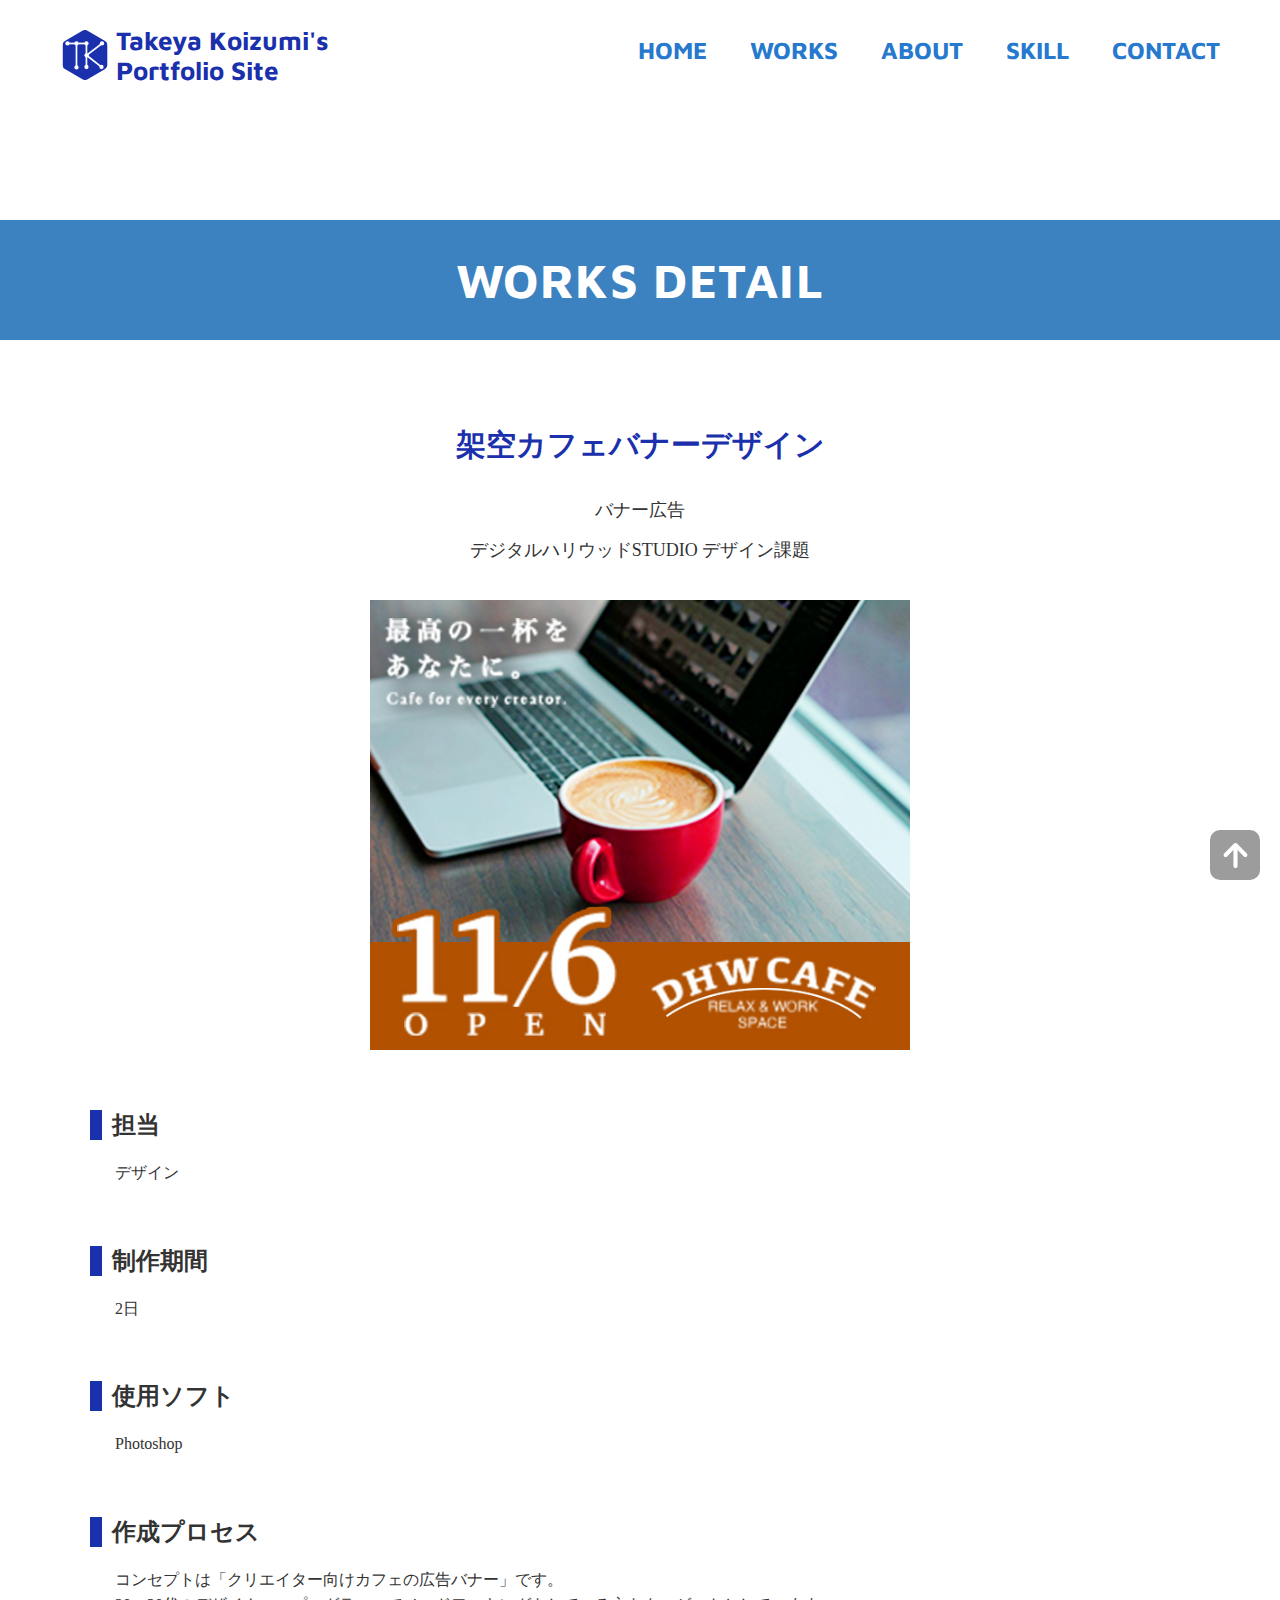
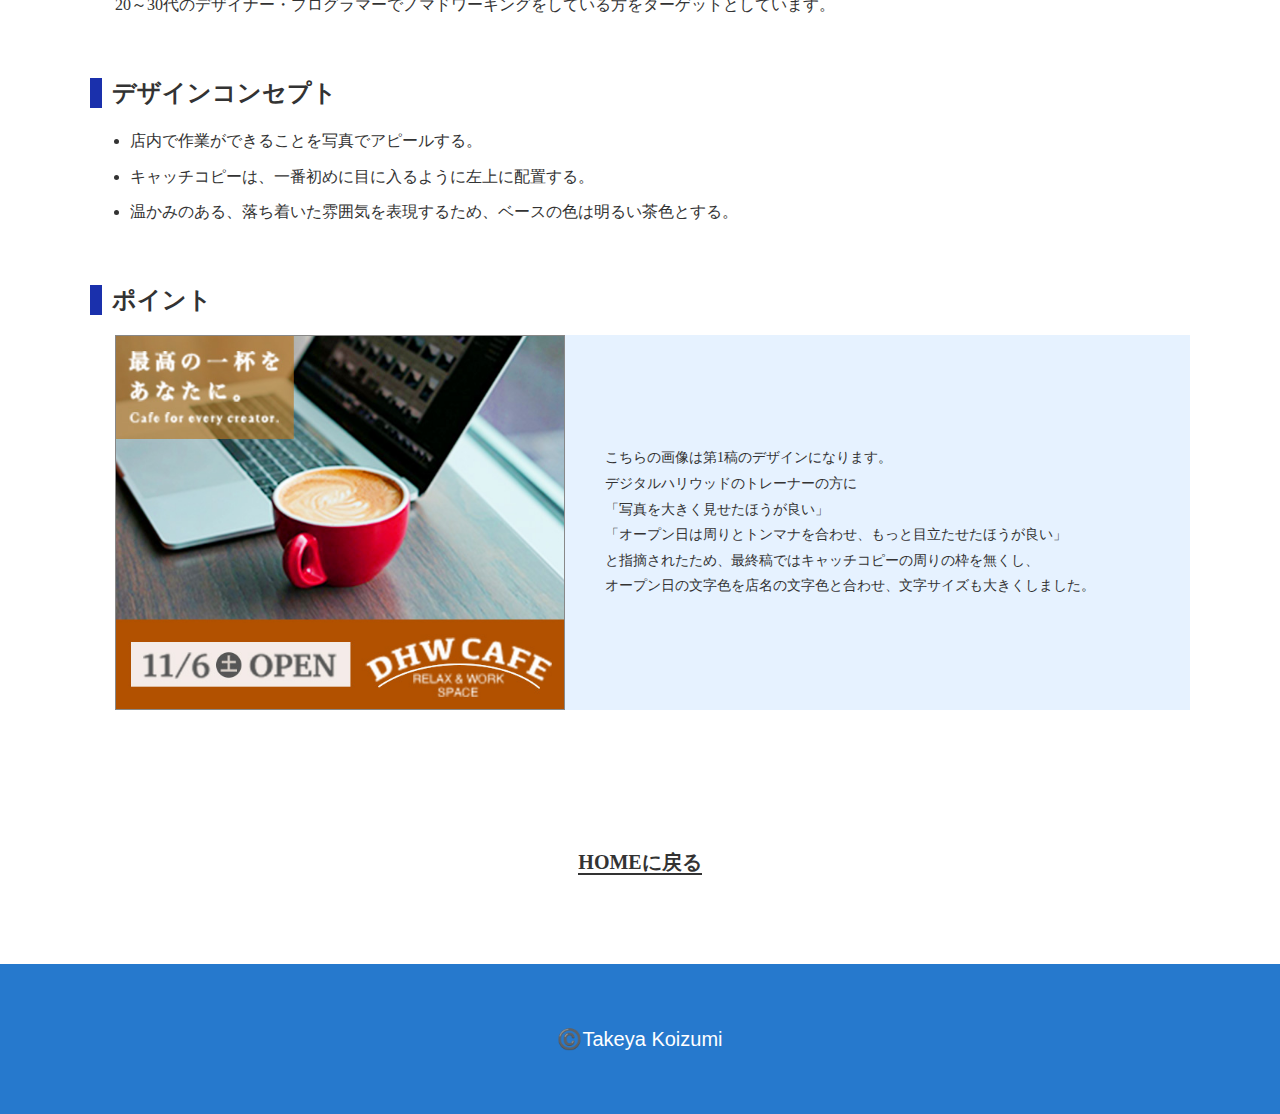
<file: works_detail/cafebanner.html>
<!doctype html>
<html lang="ja">
<head prefix="og: http://ogp.me/ns# fb: http://ogp.me/ns/fb# website: http://ogp.me/ns/website#">
<meta charset="UTF-8">
<meta name = "viewport" content = "width = device-width, initial-scale=1, user-scalable=yes">
<meta name="description" content="Webデザイナー 小泉剛也のポートフォリオサイト">
<meta property="og:title" content="Takeya Koizumi's Portfolio Site"/>
<meta property="og:site_name" content="Takeya Koizumi's Portfolio Site">
<meta property="og:type" content="website">
<meta property="og:locale" content="ja-JP">
<meta property="og:image" content="../assets/images/top/portfolio_image.png">
<meta property="og:description" content="Webデザイナー 小泉剛也のポートフォリオサイト"/>
<meta name="twitter:card" content="summary" />
<title>架空カフェバナーデザイン | Takeya Koizumi's Portfolio Site</title>
<!-- フォント読み込み -->
<link href="https://fonts.googleapis.com/css2?family=Maven+Pro:wght@600;700&display=swap" rel="stylesheet">
<link href="https://fonts.googleapis.com/css2?family=Noto+Sans+JP:wght@700&display=swap" rel="stylesheet">
<!-- JS/CSS -->
<link rel="stylesheet" href="../assets/css/reset.css">
<link rel="stylesheet" href="../assets/css/common.css">
<link rel="stylesheet" href="../assets/css/works_detail.css">
<link rel="stylesheet" href="../assets/css/cafebanner.css">
<link rel="stylesheet" type="text/css" href="http://coco-factory.jp/ugokuweb/wp-content/themes/ugokuweb/data/move02/5-11/css/reset.css">
<link rel="stylesheet" type="text/css" href="http://coco-factory.jp/ugokuweb/wp-content/themes/ugokuweb/data/move02/5-11/css/5-11.css">
<link href="../assets/images/common-logo/favicon.ico" rel="icon" type="image/x-icon" />
</head>

<body>
<header class="header">
  <div class="header__container"> 
    <!-- ロゴ --> 
    <a href="../index.html">
    <div class="header__logo"> <img class="header__logo-mark" src="../assets/images/common-logo/portfolio_logo.svg" alt="ポートフォリオサイトロゴ">
      <div class="header__logo-type">Takeya Koizumi's<br>
        Portfolio Site</div>
    </div>
    </a> 
    <!-- ハンバーガーメニュー -->
    <div class="open-button"><span></span></div>
    <div class="navigation-filter"></div>
    <!-- ナビゲーションメニュー -->
    <nav class="header__navigation">
      <div id="menu-title">MENU</div>
      <div class="close-button"><span></span></div>
      <ul>
        <li><a href="../index.html">HOME</a></li>
        <li><a href="../index.html#works">WORKS</a></li>
        <li><a href="../index.html#about">ABOUT</a></li>
        <li><a href="../index.html#skill">SKILL</a></li>
        <li><a href="../index.html#contact">CONTACT</a></li>
      </ul>
    </nav>
  </div>
</header>
<!-- メイン -->
<main class="main">
  <section class="section-top">
    <div class="section-top__wave">
      <canvas id="waveCanvas"></canvas>
    </div>
    <div class="section-top__bg">
      <h1 class="section-top__title">WORKS DETAIL</h1>
    </div>
  </section>
  <!-- 作品タイトル -->
  <section class="section-worktitle">
    <h2>架空カフェバナーデザイン</h2>
    <div class="section-worktitle__genre">バナー広告<br>
      デジタルハリウッドSTUDIO デザイン課題</div>
  </section>
  <!-- 画像 -->
  <div class="section-mockup">
    <div class="section-mockup__image"></div>
  </div>
  <div class="work_description"> 
    <!-- 担当 -->
    <section class="section-charge">
      <div class="section__title">
        <div class="title-square"></div>
        <div>
          <h3>担当</h3>
        </div>
      </div>
      <div class="section__main">
        <p>デザイン</p>
      </div>
    </section>
    <!-- 制作期間 -->
    <section class="section-period">
      <div class="section__title">
        <div class="title-square"></div>
        <div>
          <h3>制作期間</h3>
        </div>
      </div>
      <div class="section__main">
        <p>2日</p>
      </div>
    </section>
    <!-- 使用ソフト -->
    <section class="section-soft">
      <div class="section__title">
        <div class="title-square"></div>
        <div>
          <h3>使用ソフト</h3>
        </div>
      </div>
      <div class="section__main">
        <p>Photoshop</p>
      </div>
    </section>
    <!-- 作成プロセス -->
    <section class="section-process">
      <div class="section__title">
        <div class="title-square"></div>
        <div>
          <h3>作成プロセス</h3>
        </div>
      </div>
      <div class="section__main">
        <p>コンセプトは「クリエイター向けカフェの広告バナー」です。</p>
        <p>20～30代のデザイナー・プログラマーでノマドワーキングをしている方をターゲットとしています。</p>
      </div>
    </section>
    <!-- デザインコンセプト -->
    <section class="section-design">
      <div class="section__title">
        <div class="title-square"></div>
        <div>
          <h3>デザインコンセプト</h3>
        </div>
      </div>
      <div class="section__main">
        <ul>
          <li>店内で作業ができることを写真でアピールする。</li>
          <li>キャッチコピーは、一番初めに目に入るように左上に配置する。</li>
          <li>温かみのある、落ち着いた雰囲気を表現するため、ベースの色は明るい茶色とする。</li>
        </ul>
      </div>
    </section>
    <!-- ポイント -->
    <section class="section-point">
      <div class="section__title">
        <div class="title-square"></div>
        <h3>ポイント</h3>
      </div>
      <div class="section__main">
        <ol class="section-point__list">
          <!-- ポイント1 -->
          <li>
            <div class="point-image">
              <div id="point_1"></div>
            </div>
            <div class="point-despriction"> こちらの画像は第1稿のデザインになります。<br>
              デジタルハリウッドのトレーナーの方に<br>
              「写真を大きく見せたほうが良い」<br>
              「オープン日は周りとトンマナを合わせ、もっと目立たせたほうが良い」<br>
              と指摘されたため、最終稿ではキャッチコピーの周りの枠を無くし、<br class="br-pc">
              オープン日の文字色を店名の文字色と合わせ、文字サイズも大きくしました。 </div>
          </li>
        </ol>
      </div>
    </section>
  </div>
  <!-- HOMEに戻るボタン -->
  <div class="home-back"><span><a href="../index.html#works">HOMEに戻る</a></span></div>
</main>
<!-- フッター -->
<footer class="footer">
  <!-- コピーライト -->
  <small>©️Takeya Koizumi</small> </footer>
<!-- 上に戻るボタン -->
<p id="scroll-top"><a href="#"><img src="../assets/images/common-logo/arrow_up.svg" alt="矢印"></a></p>
<!-- JS --> 
<script
  src="https://code.jquery.com/jquery-3.6.0.js"
  integrity="sha256-H+K7U5CnXl1h5ywQfKtSj8PCmoN9aaq30gDh27Xc0jk="
  crossorigin="anonymous"></script> 
<script src="http://coco-factory.jp/ugokuweb/wp-content/themes/ugokuweb/data/move02/5-11/js/5-11.js"></script> 
<script src="../assets/js/common.js"></script>
</body>
</html>
</file>
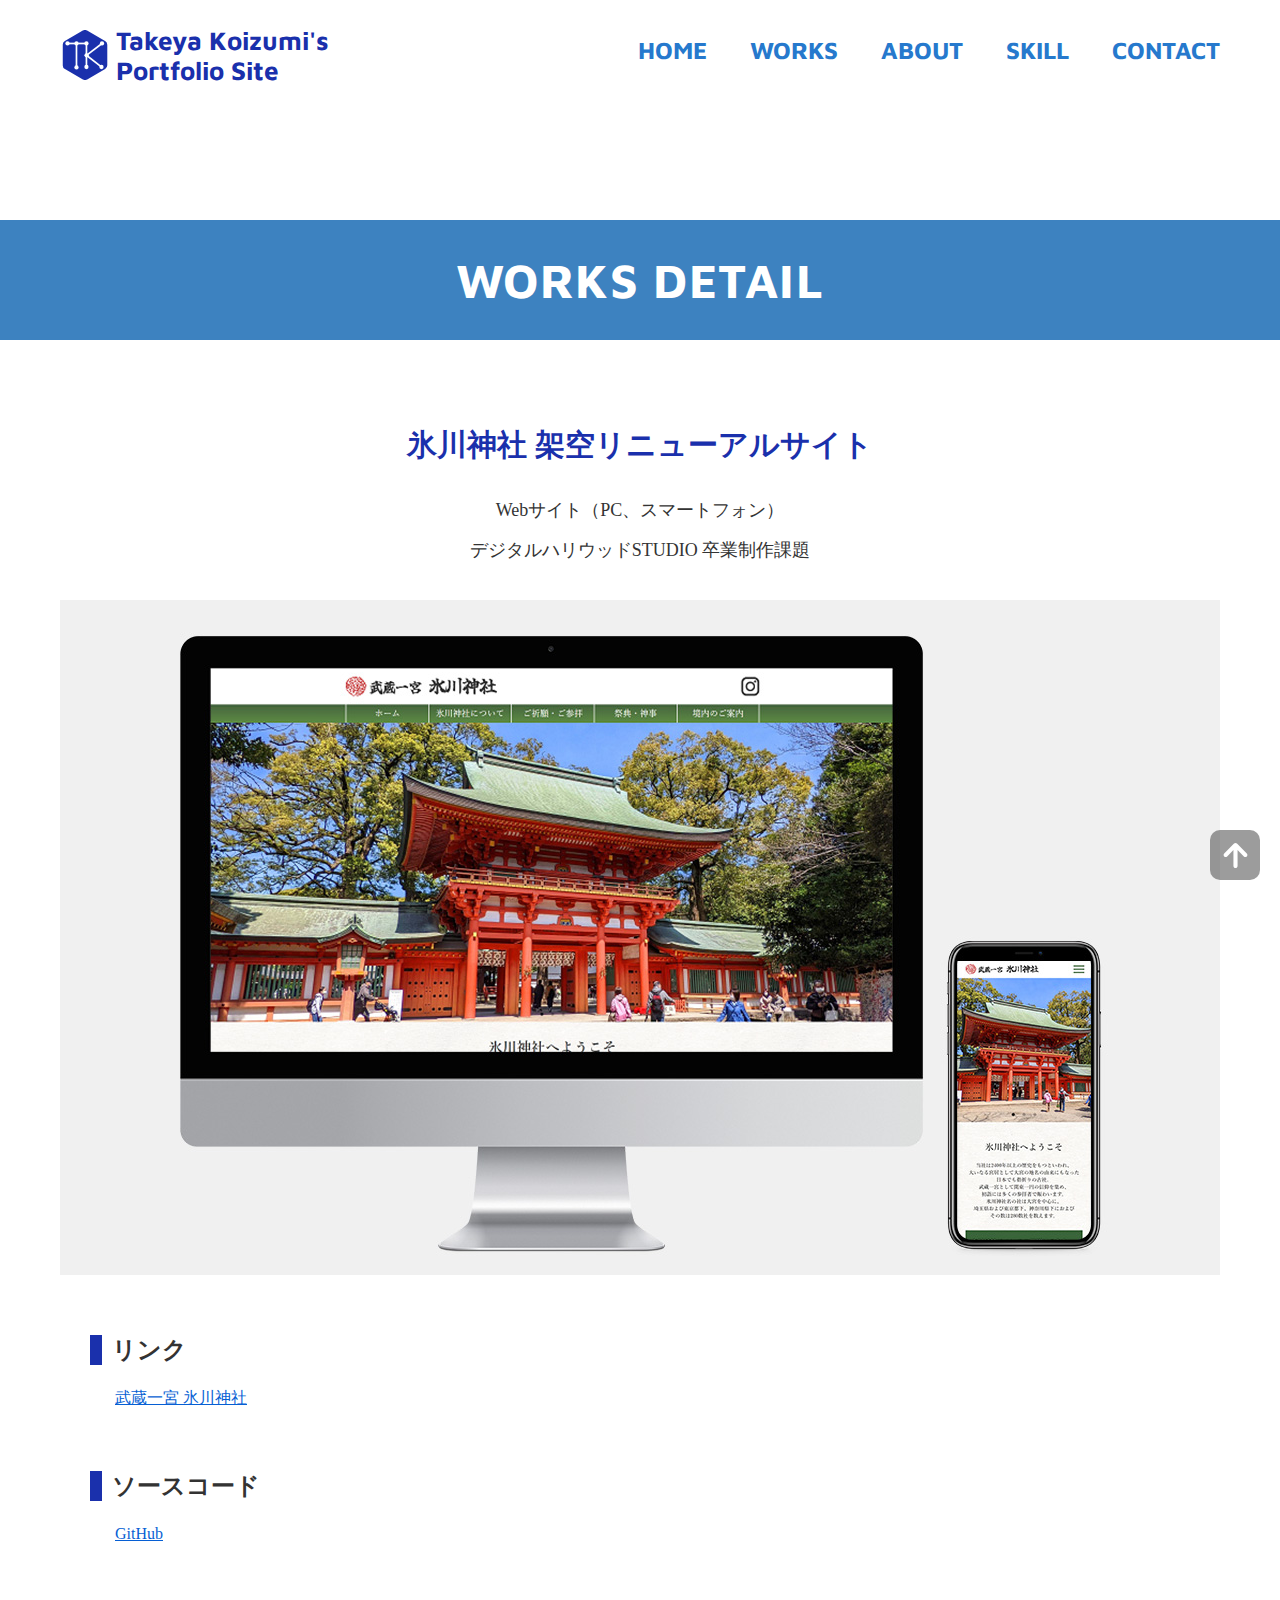
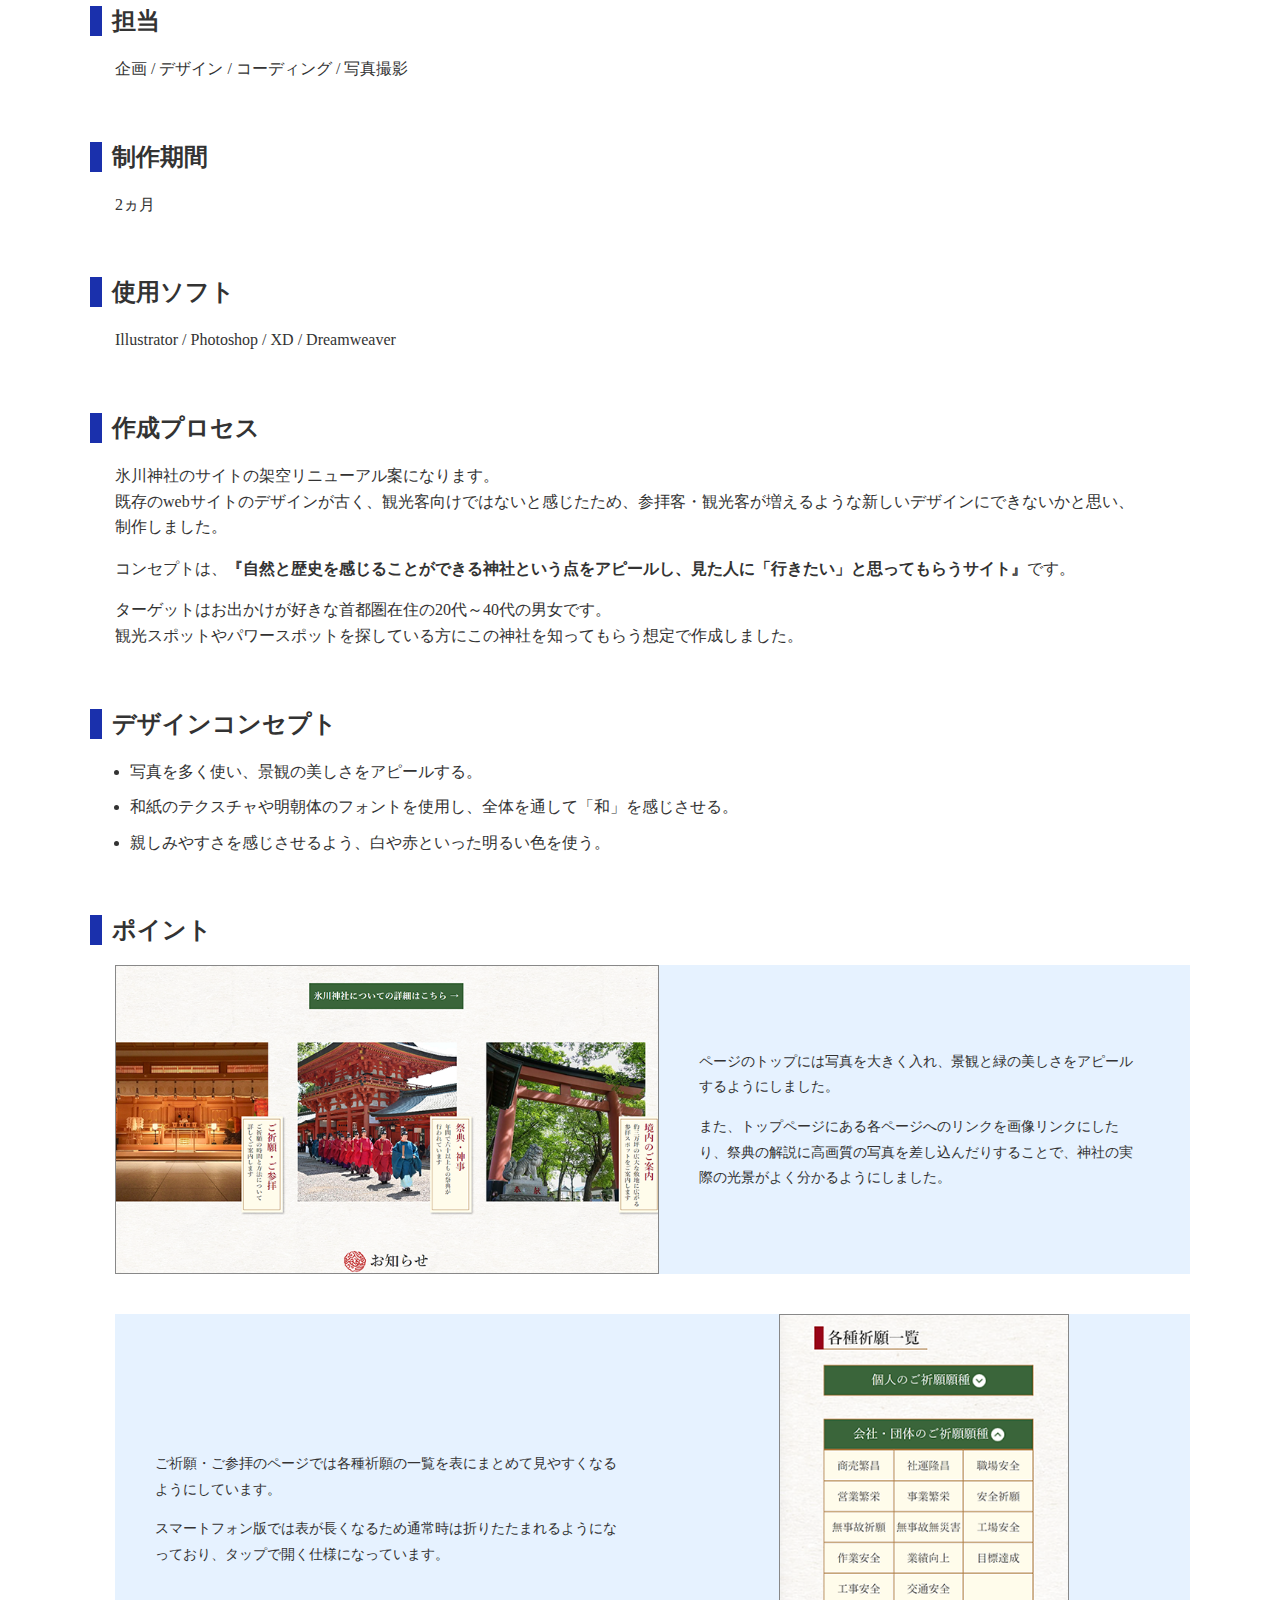
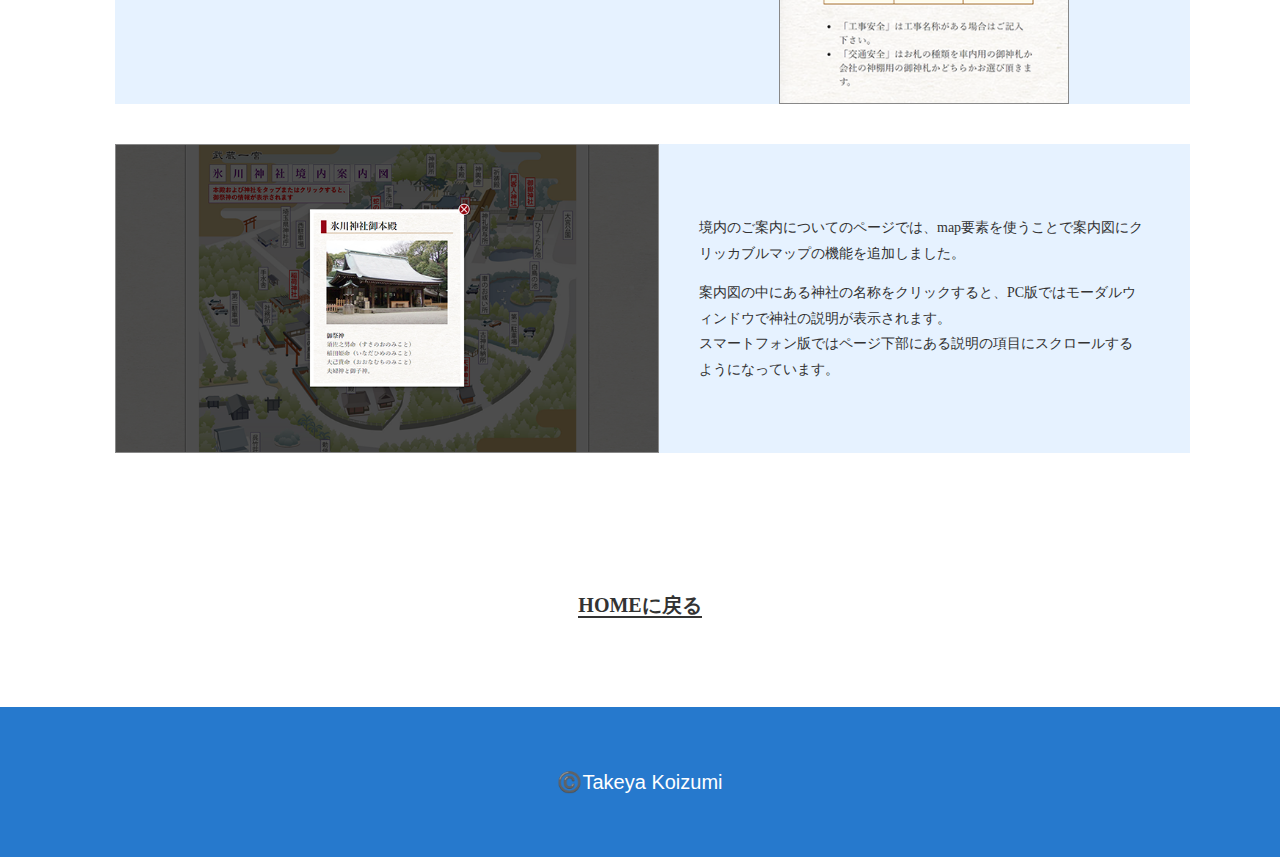
<file: works_detail/hikawa-renewal.html>
<!doctype html>
<html lang="ja">
<head prefix="og: http://ogp.me/ns# fb: http://ogp.me/ns/fb# website: http://ogp.me/ns/website#">
<meta charset="UTF-8">
<meta name = "viewport" content = "width = device-width, initial-scale=1, user-scalable=yes">
<meta name="description" content="Webデザイナー 小泉剛也のポートフォリオサイト">
<meta property="og:title" content="Takeya Koizumi's Portfolio Site"/>
<meta property="og:site_name" content="Takeya Koizumi's Portfolio Site">
<meta property="og:type" content="website">
<meta property="og:locale" content="ja-JP">
<meta property="og:image" content="../assets/images/top/portfolio_image.png">
<meta property="og:description" content="Webデザイナー 小泉剛也のポートフォリオサイト"/>
<meta name="twitter:card" content="summary" />
<title>氷川神社架空リニューアルサイト | Takeya Koizumi's Portfolio Site</title>
<!-- フォント読み込み -->
<link href="https://fonts.googleapis.com/css2?family=Maven+Pro:wght@600;700&display=swap" rel="stylesheet">
<link href="https://fonts.googleapis.com/css2?family=Noto+Sans+JP:wght@700&display=swap" rel="stylesheet">
<!-- JS/CSS -->
<link rel="stylesheet" href="../assets/css/reset.css">
<link rel="stylesheet" href="../assets/css/common.css">
<link rel="stylesheet" href="../assets/css/works_detail.css">
<link rel="stylesheet" href="../assets/css/hikawa-renewal.css">
<link rel="stylesheet" type="text/css" href="http://coco-factory.jp/ugokuweb/wp-content/themes/ugokuweb/data/move02/5-11/css/reset.css">
<link rel="stylesheet" type="text/css" href="http://coco-factory.jp/ugokuweb/wp-content/themes/ugokuweb/data/move02/5-11/css/5-11.css">
<link href="../assets/images/common-logo/favicon.ico" rel="icon" type="image/x-icon" />
</head>

<body>
<!-- ヘッダー -->
<header class="header">
  <div class="header__container"> 
    <!-- ロゴ --> 
    <a href="../index.html">
    <div class="header__logo"> <img class="header__logo-mark" src="../assets/images/common-logo/portfolio_logo.svg" alt="ポートフォリオサイトロゴ">
      <div class="header__logo-type">Takeya Koizumi's<br>
        Portfolio Site</div>
    </div>
    </a> 
    <!-- ハンバーガーメニュー -->
    <div class="open-button"><span></span></div>
    <div class="navigation-filter"></div>
    <!-- ナビゲーションメニュー -->
    <nav class="header__navigation">
      <div id="menu-title">MENU</div>
      <div class="close-button"><span></span></div>
      <ul>
        <li><a href="../index.html">HOME</a></li>
        <li><a href="../index.html#works">WORKS</a></li>
        <li><a href="../index.html#about">ABOUT</a></li>
        <li><a href="../index.html#skill">SKILL</a></li>
        <li><a href="../index.html#contact">CONTACT</a></li>
      </ul>
    </nav>
  </div>
</header>
<!-- メイン -->
<main class="main">
  <section class="section-top">
    <div class="section-top__wave">
      <canvas id="waveCanvas"></canvas>
    </div>
    <div class="section-top__bg">
      <h1 class="section-top__title">WORKS DETAIL</h1>
    </div>
  </section>
  <!-- 作品タイトル -->
  <section class="section-worktitle">
    <h2>氷川神社<br class="br-sp">
      架空リニューアルサイト</h2>
    <div class="section-worktitle__genre">Webサイト（PC、スマートフォン）<br>
      デジタルハリウッドSTUDIO 卒業制作課題</div>
  </section>
  <!-- モックアップ -->
  <div class="section-mockup">
    <div class="section-mockup__image"><img src="../assets/images/hikawa-renewal/mockup.jpg" alt="氷川神社架空リニューアルサイト_モックアップ"></div>
  </div>
  <div class="work_description"> 
    <!-- リンク -->
    <section class="section-url">
      <div class="section__title">
        <div class="title-square"></div>
        <div>
          <h3>リンク</h3>
        </div>
      </div>
      <div class="section__main">
        <p><a href="../hikawa-renewal/index.html" target="_blank" rel="noreferrer noopener">武蔵一宮 氷川神社</a></p>
      </div>
    </section>
    <!-- ソースコード -->
    <section class="section-url">
      <div class="section__title">
        <div class="title-square"></div>
        <div>
          <h3>ソースコード</h3>
        </div>
      </div>
      <div class="section__main">
        <p><a href="https://github.com/TakeyaKoizumi/Hikawa-renewal" target="_blank" rel="noreferrer noopener">GitHub</a></p>
      </div>
    </section>
    <!-- 担当 -->
    <section class="section-charge">
      <div class="section__title">
        <div class="title-square"></div>
        <div>
          <h3>担当</h3>
        </div>
      </div>
      <div class="section__main">
        <p>企画 / デザイン / コーディング / 写真撮影</p>
      </div>
    </section>
    <!-- 制作期間 -->
    <section class="section-period">
      <div class="section__title">
        <div class="title-square"></div>
        <div>
          <h3>制作期間</h3>
        </div>
      </div>
      <div class="section__main">
        <p>2ヵ月</p>
      </div>
    </section>
    <!-- 使用ソフト -->
    <section class="section-soft">
      <div class="section__title">
        <div class="title-square"></div>
        <div>
          <h3>使用ソフト</h3>
        </div>
      </div>
      <div class="section__main">
        <p>Illustrator / Photoshop / XD /  Dreamweaver</p>
      </div>
    </section>
    <!-- 作成プロセス -->
    <section class="section-process">
      <div class="section__title">
        <div class="title-square"></div>
        <div>
          <h3>作成プロセス</h3>
        </div>
      </div>
      <div class="section__main">
        <p>氷川神社のサイトの架空リニューアル案になります。<br>
          既存のwebサイトのデザインが古く、観光客向けではないと感じたため、参拝客・観光客が増えるような新しいデザインにできないかと思い、<br class="br-pc">
          制作しました。</p>
        <div class="text-blank"></div>
        <p>コンセプトは、<span>『自然と歴史を感じることができる神社という点をアピールし、見た人に「行きたい」と思ってもらうサイト』</span>です。</p>
        <div class="text-blank"></div>
        <p>ターゲットはお出かけが好きな首都圏在住の20代～40代の男女です。<br>
          観光スポットやパワースポットを探している方にこの神社を知ってもらう想定で作成しました。</p>
      </div>
    </section>
    <!-- デザインコンセプト -->
    <section class="section-design">
      <div class="section__title">
        <div class="title-square"></div>
        <div>
          <h3>デザインコンセプト</h3>
        </div>
      </div>
      <div class="section__main">
        <ul>
          <li>写真を多く使い、景観の美しさをアピールする。</li>
          <li>和紙のテクスチャや明朝体のフォントを使用し、全体を通して「和」を感じさせる。</li>
          <li>親しみやすさを感じさせるよう、白や赤といった明るい色を使う。</li>
        </ul>
      </div>
    </section>
    <!-- ポイント -->
    <section class="section-point">
      <div class="section__title">
        <div class="title-square"></div>
        <h3>ポイント</h3>
      </div>
      <div class="section__main">
        <ol class="section-point__list">
          <!-- ポイント1 -->
          <li>
            <div class="point-image">
              <div id="point_1"></div>
            </div>
            <div class="point-despriction">
              <p>ページのトップには写真を大きく入れ、景観と緑の美しさをアピールするようにしました。</p>
              <div class="text-blank"></div>
              <p>また、トップページにある各ページへのリンクを画像リンクにしたり、祭典の解説に高画質の写真を差し込んだりすることで、神社の実際の光景がよく分かるようにしました。</p>
            </div>
          </li>
          <!-- ポイント2 -->
          <li class="flex-order">
            <div class="point-image">
              <div id="point_2"></div>
            </div>
            <div class="point-despriction">
              <p>ご祈願・ご参拝のページでは各種祈願の一覧を表にまとめて見やすくなるようにしています。</p>
              <div class="text-blank"></div>
              <p>スマートフォン版では表が長くなるため通常時は折りたたまれるようになっており、タップで開く仕様になっています。</p>
            </div>
          </li>
          <!-- ポイント3 -->
          <li>
            <div class="point-image">
              <div id="point_3"></div>
            </div>
            <div class="point-despriction">
              <p>境内のご案内についてのページでは、map要素を使うことで案内図にクリッカブルマップの機能を追加しました。</p>
              <div class="text-blank"></div>
              <p>案内図の中にある神社の名称をクリックすると、PC版ではモーダルウィンドウで神社の説明が表示されます。<br>
                スマートフォン版ではページ下部にある説明の項目にスクロールするようになっています。</p>
            </div>
          </li>
        </ol>
      </div>
    </section>
  </div>
  <!-- HOMEに戻るボタン -->
  <div class="home-back"><span><a href="../index.html#works">HOMEに戻る</a></span></div>
</main>
<!-- フッター -->
<footer class="footer"> 
  <!-- コピーライト --> 
  <small>©️Takeya Koizumi</small> </footer>
<!-- 上に戻るボタン -->
<p id="scroll-top"><a href="#"><img src="../assets/images/common-logo/arrow_up.svg" alt="矢印"></a></p>
<!-- JS --> 
<script
  src="https://code.jquery.com/jquery-3.6.0.js"
  integrity="sha256-H+K7U5CnXl1h5ywQfKtSj8PCmoN9aaq30gDh27Xc0jk="
  crossorigin="anonymous"></script> 
<script src="http://coco-factory.jp/ugokuweb/wp-content/themes/ugokuweb/data/move02/5-11/js/5-11.js"></script> 
<script src="../assets/js/common.js"></script>
</body>
</html>
</file>
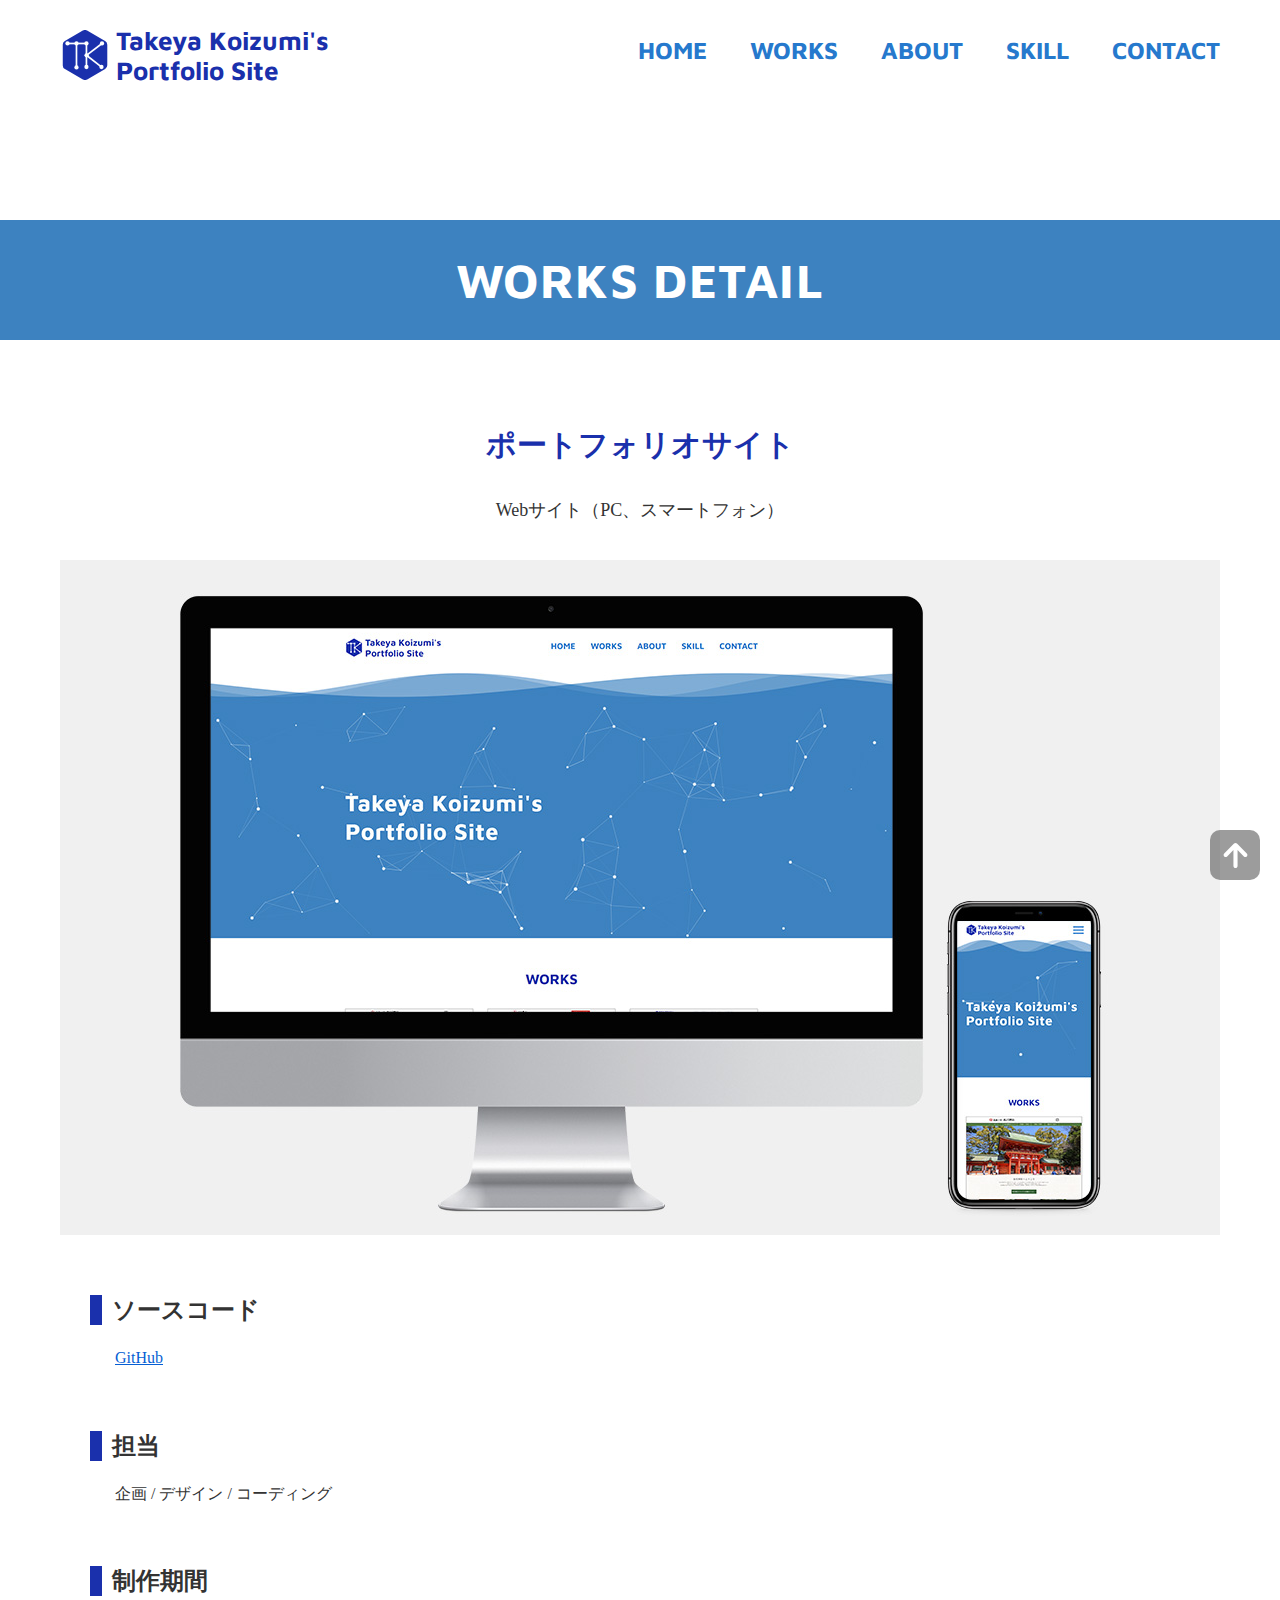
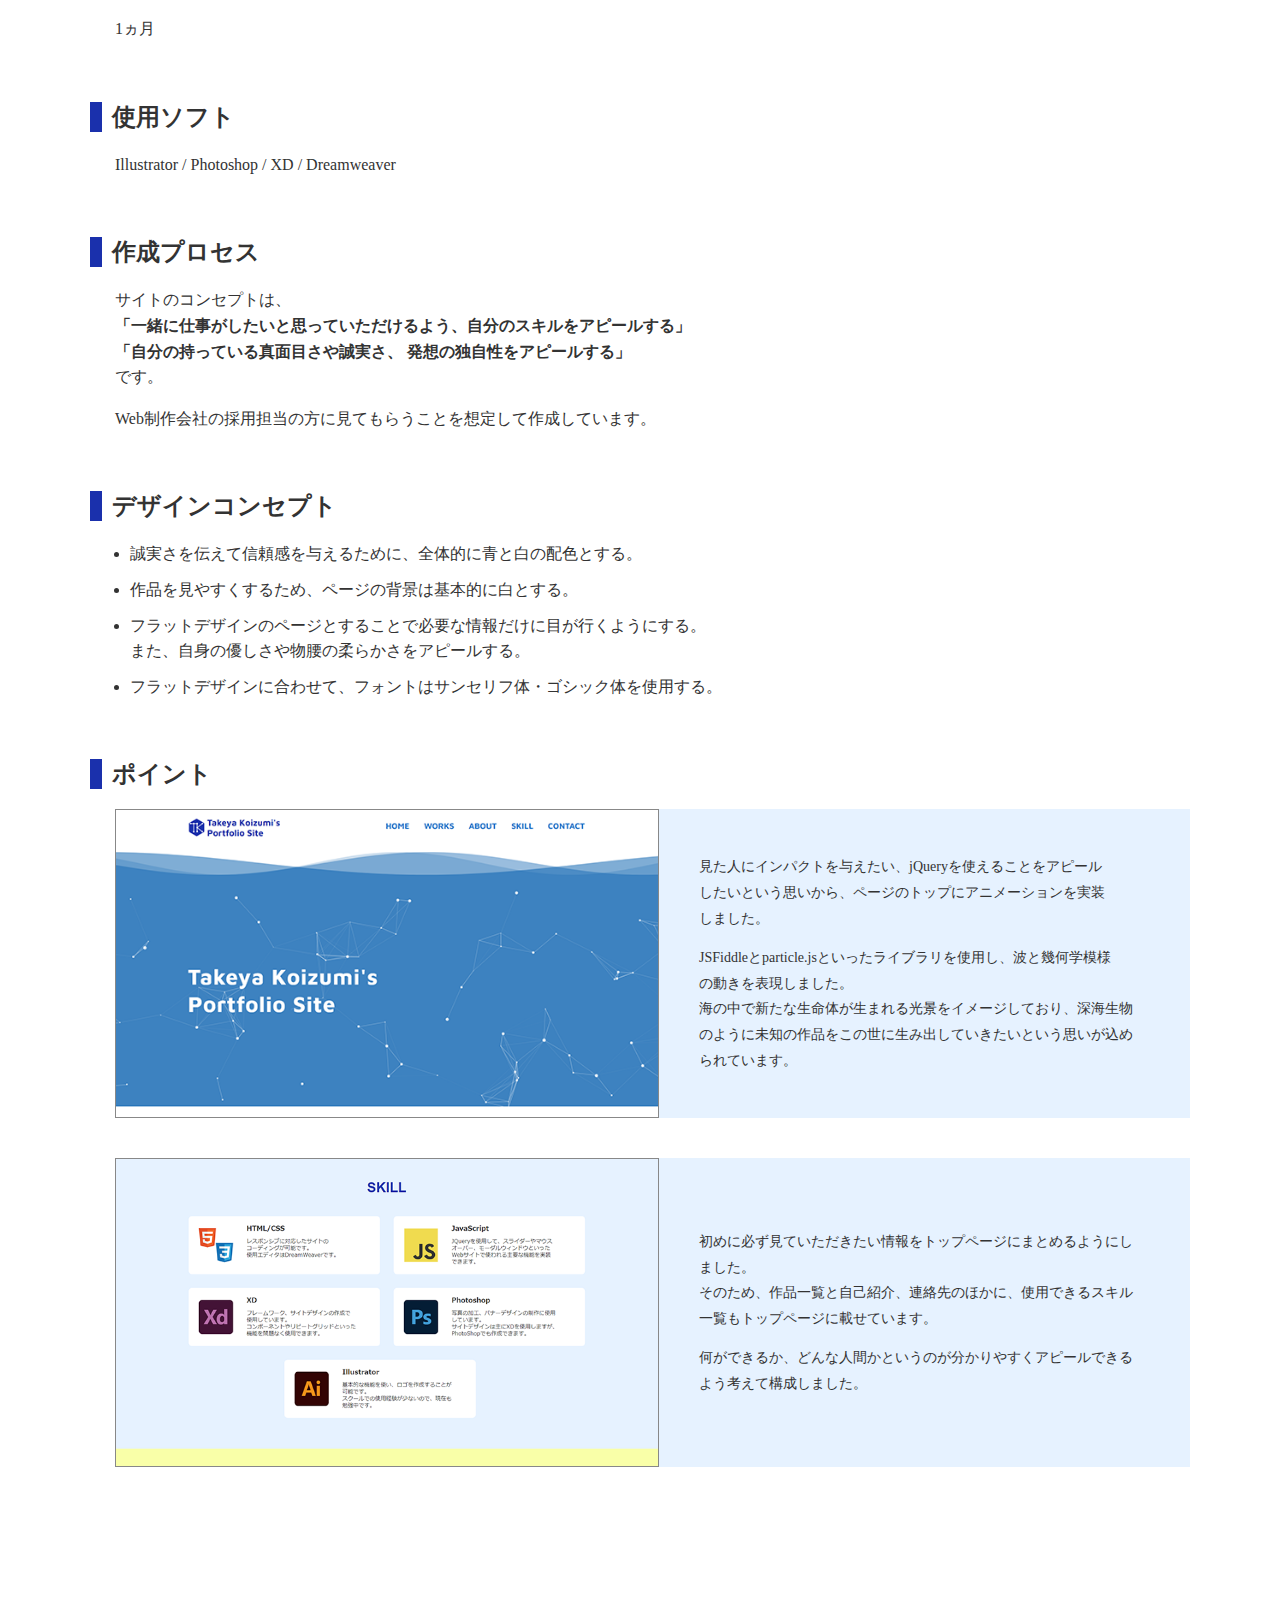
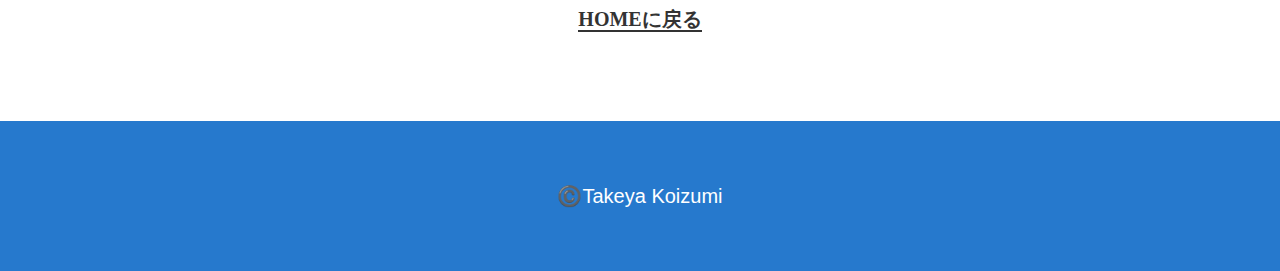
<file: works_detail/myportfolio.html>
<!doctype html>
<html lang="ja">
<head prefix="og: http://ogp.me/ns# fb: http://ogp.me/ns/fb# website: http://ogp.me/ns/website#">
<meta charset="UTF-8">
<meta name = "viewport" content = "width = device-width, initial-scale=1, user-scalable=yes">
<meta name="description" content="Webデザイナー 小泉剛也のポートフォリオサイト">
<meta property="og:title" content="Takeya Koizumi's Portfolio Site"/>
<meta property="og:site_name" content="Takeya Koizumi's Portfolio Site">
<meta property="og:type" content="website">
<meta property="og:locale" content="ja-JP">
<meta property="og:image" content="../assets/images/top/portfolio_image.png">
<meta property="og:description" content="Webデザイナー 小泉剛也のポートフォリオサイト"/>
<meta name="twitter:card" content="summary" />
<title>ポートフォリオサイト | Takeya Koizumi's Portfolio Site</title>
<!-- フォント読み込み -->
<link href="https://fonts.googleapis.com/css2?family=Maven+Pro:wght@600;700&display=swap" rel="stylesheet">
<link href="https://fonts.googleapis.com/css2?family=Noto+Sans+JP:wght@700&display=swap" rel="stylesheet">
<!-- JS/CSS -->
<link rel="stylesheet" href="../assets/css/reset.css">
<link rel="stylesheet" href="../assets/css/common.css">
<link rel="stylesheet" href="../assets/css/works_detail.css">
<link rel="stylesheet" href="../assets/css/myportfolio.css">
<link rel="stylesheet" type="text/css" href="http://coco-factory.jp/ugokuweb/wp-content/themes/ugokuweb/data/move02/5-11/css/reset.css">
<link rel="stylesheet" type="text/css" href="http://coco-factory.jp/ugokuweb/wp-content/themes/ugokuweb/data/move02/5-11/css/5-11.css">
<link href="../assets/images/common-logo/favicon.ico" rel="icon" type="image/x-icon" />
</head>

<body>
<header class="header">
  <div class="header__container"> 
    <!-- ロゴ --> 
    <a href="../index.html">
    <div class="header__logo"> <img class="header__logo-mark" src="../assets/images/common-logo/portfolio_logo.svg" alt="ポートフォリオサイトロゴ">
      <div class="header__logo-type">Takeya Koizumi's<br>
        Portfolio Site</div>
    </div>
    </a> 
    <!-- ハンバーガーメニュー -->
    <div class="open-button"><span></span></div>
    <div class="navigation-filter"></div>
    <!-- ナビゲーションメニュー -->
    <nav class="header__navigation">
      <div id="menu-title">MENU</div>
      <div class="close-button"><span></span></div>
      <ul>
        <li><a href="../index.html">HOME</a></li>
        <li><a href="../index.html#works">WORKS</a></li>
        <li><a href="../index.html#about">ABOUT</a></li>
        <li><a href="../index.html#skill">SKILL</a></li>
        <li><a href="../index.html#contact">CONTACT</a></li>
      </ul>
    </nav>
  </div>
</header>
<!-- メイン -->
<main class="main">
  <section class="section-top">
    <div class="section-top__wave">
      <canvas id="waveCanvas"></canvas>
    </div>
    <div class="section-top__bg">
      <h1 class="section-top__title">WORKS DETAIL</h1>
    </div>
  </section>
  <!-- 作品タイトル -->
  <section class="section-worktitle">
    <h2>ポートフォリオサイト</h2>
    <div class="section-worktitle__genre">Webサイト（PC、スマートフォン）</div>
  </section>
  <!-- モックアップ -->
  <div class="section-mockup">
    <div class="section-mockup__image"><img src="../assets/images/myportfolio/mockup.jpg" alt="ポートフォリオサイト_モックアップ"></div>
  </div>
  <div class="work_description">
    <!-- ソースコード -->
    <section class="section-url">
      <div class="section__title">
        <div class="title-square"></div>
        <div>
          <h3>ソースコード</h3>
        </div>
      </div>
      <div class="section__main">
        <p><a href="https://github.com/TakeyaKoizumi/portfolio" target="_blank" rel="noreferrer noopener">GitHub</a></p>
      </div>
    </section>
    <!-- 担当 -->
    <section class="section-charge">
      <div class="section__title">
        <div class="title-square"></div>
        <div>
          <h3>担当</h3>
        </div>
      </div>
      <div class="section__main">
        <p>企画 / デザイン / コーディング</p>
      </div>
    </section>
    <!-- 制作期間 -->
    <section class="section-period">
      <div class="section__title">
        <div class="title-square"></div>
        <div>
          <h3>制作期間</h3>
        </div>
      </div>
      <div class="section__main">
        <p>1ヵ月</p>
      </div>
    </section>
    <!-- 使用ソフト -->
    <section class="section-soft">
      <div class="section__title">
        <div class="title-square"></div>
        <div>
          <h3>使用ソフト</h3>
        </div>
      </div>
      <div class="section__main">
        <p>Illustrator / Photoshop / XD /  Dreamweaver</p>
      </div>
    </section>
    <!-- 作成プロセス -->
    <section class="section-process">
      <div class="section__title">
        <div class="title-square"></div>
        <div>
          <h3>作成プロセス</h3>
        </div>
      </div>
      <div class="section__main">
        <p>サイトのコンセプトは、<br>
          <span>「一緒に仕事がしたいと思っていただけるよう、自分のスキルをアピールする」<br>
          「自分の持っている真面目さや誠実さ、<br class="br-sp">
          発想の独自性をアピールする」</span><br>
          です。</p>
        <div class="text-blank"></div>
        <p>Web制作会社の採用担当の方に見てもらうことを想定して作成しています。</p>
      </div>
    </section>
    <!-- デザインコンセプト -->
    <section class="section-design">
      <div class="section__title">
        <div class="title-square"></div>
        <div>
          <h3>デザインコンセプト</h3>
        </div>
      </div>
      <div class="section__main">
        <ul>
          <li>誠実さを伝えて信頼感を与えるために、全体的に青と白の配色とする。</li>
          <li>作品を見やすくするため、ページの背景は基本的に白とする。</li>
          <li>フラットデザインのページとすることで必要な情報だけに目が行くようにする。<br>
            また、自身の優しさや物腰の柔らかさをアピールする。</li>
          <li>フラットデザインに合わせて、フォントはサンセリフ体・ゴシック体を使用する。</li>
        </ul>
      </div>
    </section>
    <!-- ポイント -->
    <section class="section-point">
      <div class="section__title">
        <div class="title-square"></div>
        <h3>ポイント</h3>
      </div>
      <div class="section__main">
        <ol class="section-point__list">
          <!-- ポイント1 -->
          <li>
            <div class="point-image">
              <div id="point_1"></div>
            </div>
            <div class="point-despriction"> 見た人にインパクトを与えたい、jQueryを使えることをアピール<br class="br-pc">
              したいという思いから、ページのトップにアニメーションを実装<br class="br-pc">
              しました。<br>
              <div class="text-blank"></div>
              JSFiddleとparticle.jsといったライブラリを使用し、波と幾何学模様<br class="br-pc">
              の動きを表現しました。<br>
              海の中で新たな生命体が生まれる光景をイメージしており、深海生物のように未知の作品をこの世に生み出していきたいという思いが込められています。 </div>
          </li>
          <!-- ポイント2 -->
          <li>
            <div class="point-image">
              <div id="point_2"></div>
            </div>
            <div class="point-despriction"> 初めに必ず見ていただきたい情報をトップページにまとめるようにしました。<br>
              そのため、作品一覧と自己紹介、連絡先のほかに、使用できるスキル一覧もトップページに載せています。<br>
              <div class="text-blank"></div>
              何ができるか、どんな人間かというのが分かりやすくアピールできるよう考えて構成しました。 </div>
          </li>
        </ol>
      </div>
    </section>
  </div>
  <!-- HOMEに戻るボタン -->
  <div class="home-back"><span><a href="../index.html#works">HOMEに戻る</a></span></div>
</main>
<!-- フッター -->
<footer class="footer"> 
  <!-- コピーライト -->
  <small>©️Takeya Koizumi</small> </footer>
<!-- 上に戻るボタン -->
<p id="scroll-top"><a href="#"><img src="../assets/images/common-logo/arrow_up.svg" alt="矢印"></a></p>
<!-- JS --> 
<script
  src="https://code.jquery.com/jquery-3.6.0.js"
  integrity="sha256-H+K7U5CnXl1h5ywQfKtSj8PCmoN9aaq30gDh27Xc0jk="
  crossorigin="anonymous"></script> 
<script src="http://coco-factory.jp/ugokuweb/wp-content/themes/ugokuweb/data/move02/5-11/js/5-11.js"></script> 
<script src="../assets/js/common.js"></script>
</body>
</html>
</file>
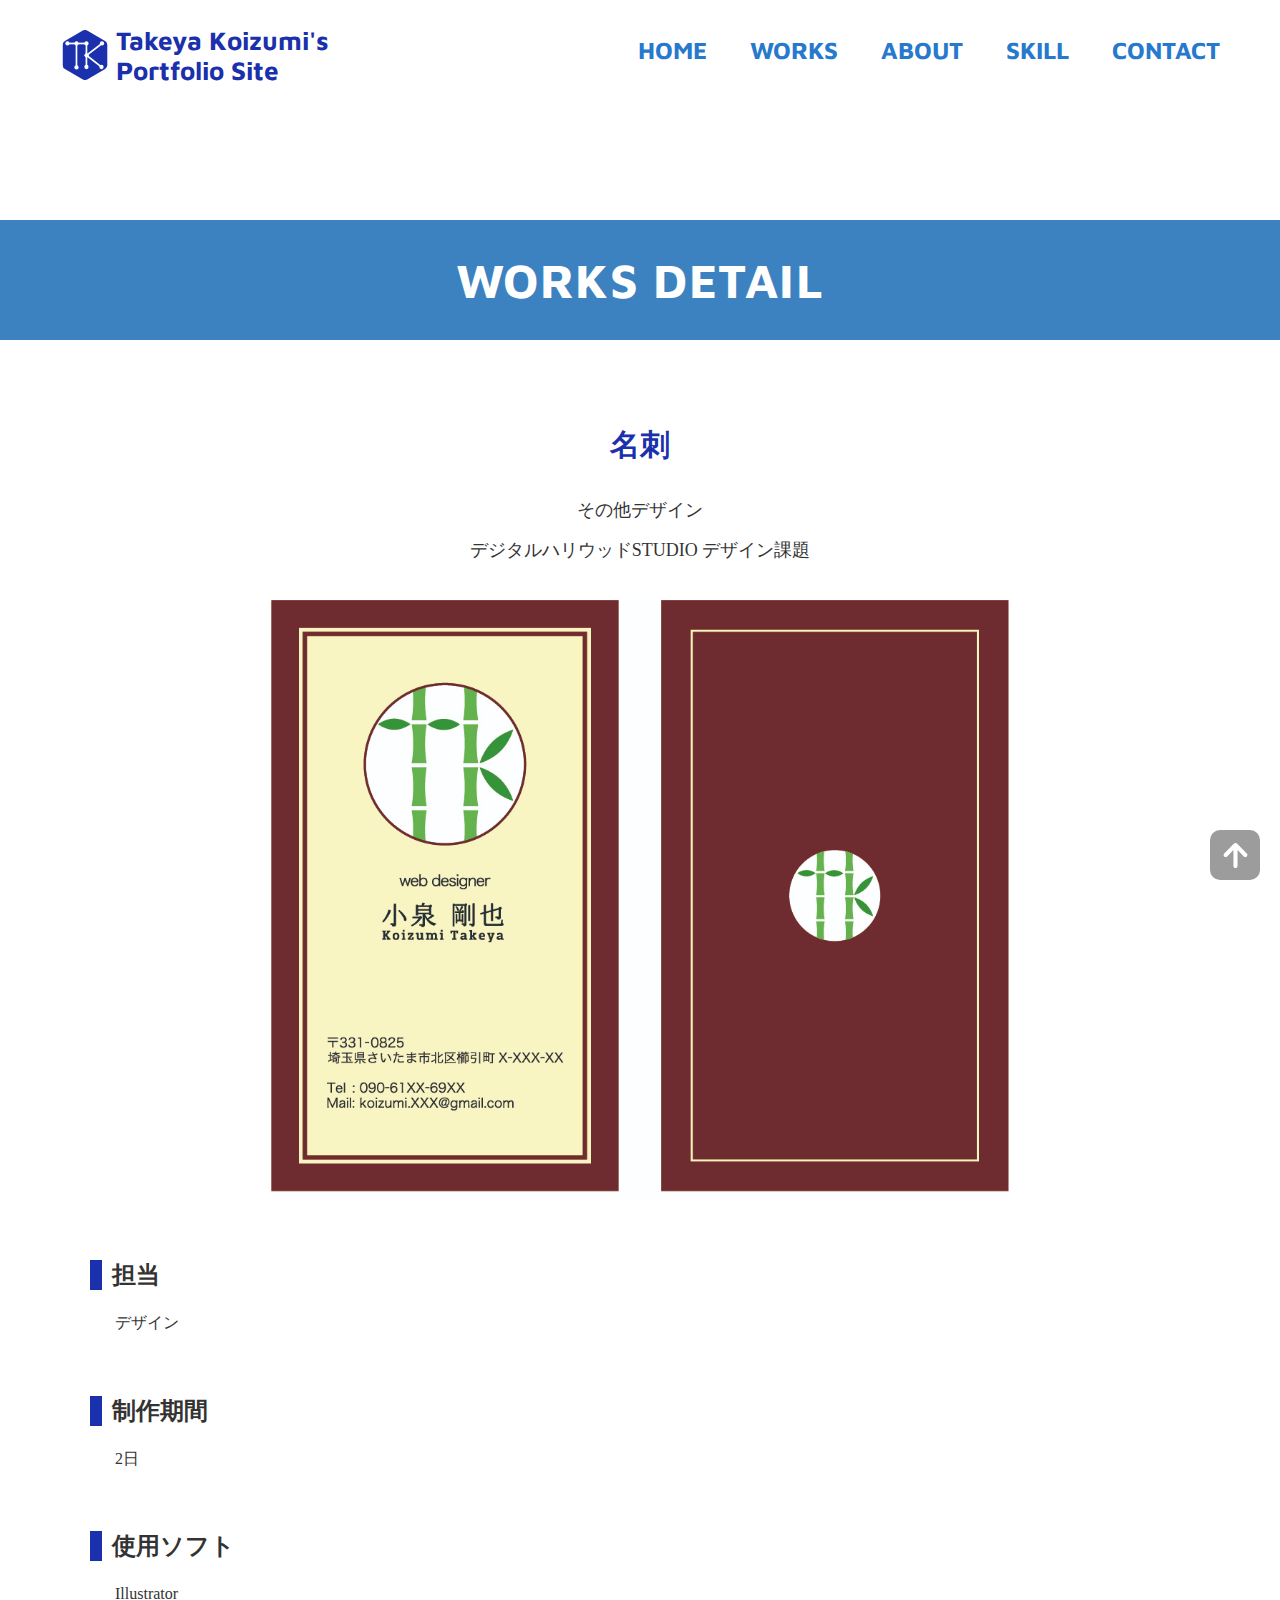
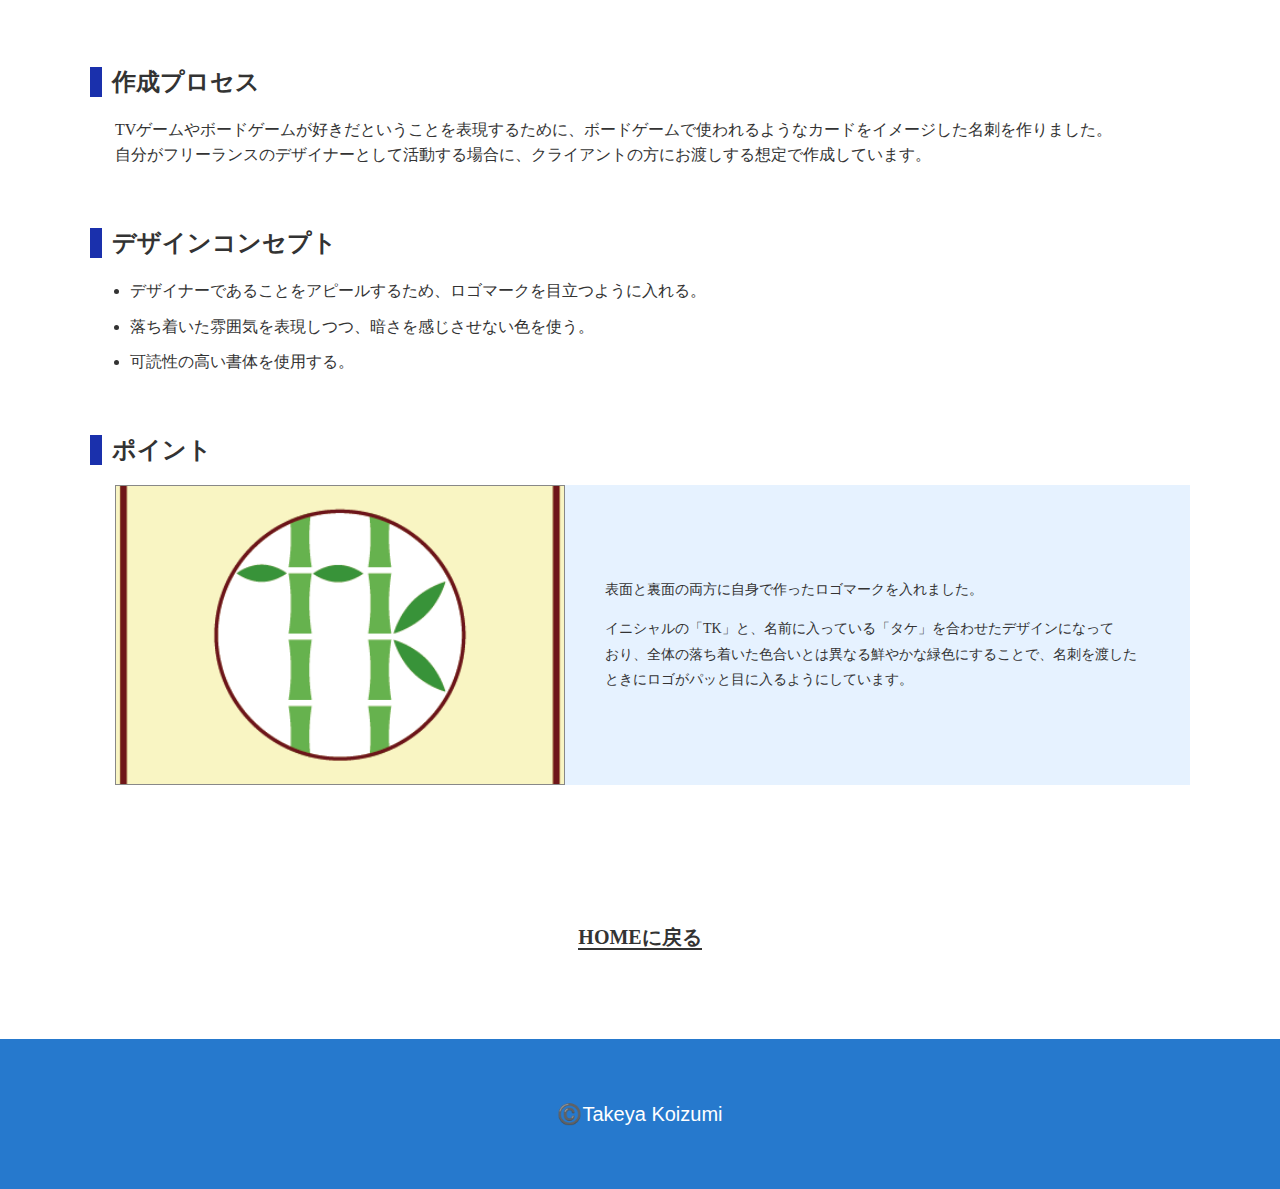
<file: works_detail/namecard.html>
<!doctype html>
<html lang="ja">
<head prefix="og: http://ogp.me/ns# fb: http://ogp.me/ns/fb# website: http://ogp.me/ns/website#">
<meta charset="UTF-8">
<meta name = "viewport" content = "width = device-width, initial-scale=1, user-scalable=yes">
<meta name="description" content="Webデザイナー 小泉剛也のポートフォリオサイト">
<meta property="og:title" content="Takeya Koizumi's Portfolio Site"/>
<meta property="og:site_name" content="Takeya Koizumi's Portfolio Site">
<meta property="og:type" content="website">
<meta property="og:locale" content="ja-JP">
<meta property="og:image" content="../assets/images/top/portfolio_image.png">
<meta property="og:description" content="Webデザイナー 小泉剛也のポートフォリオサイト"/>
<meta name="twitter:card" content="summary" />
<title>名刺 | Takeya Koizumi's Portfolio Site</title>
<!-- フォント読み込み -->
<link href="https://fonts.googleapis.com/css2?family=Maven+Pro:wght@600;700&display=swap" rel="stylesheet">
<link href="https://fonts.googleapis.com/css2?family=Noto+Sans+JP:wght@700&display=swap" rel="stylesheet">
<!-- JS/CSS -->
<link rel="stylesheet" href="../assets/css/reset.css">
<link rel="stylesheet" href="../assets/css/common.css">
<link rel="stylesheet" href="../assets/css/works_detail.css">
<link rel="stylesheet" href="../assets/css/namecard.css">
<link rel="stylesheet" type="text/css" href="http://coco-factory.jp/ugokuweb/wp-content/themes/ugokuweb/data/move02/5-11/css/reset.css">
<link rel="stylesheet" type="text/css" href="http://coco-factory.jp/ugokuweb/wp-content/themes/ugokuweb/data/move02/5-11/css/5-11.css">
<link href="../assets/images/common-logo/favicon.ico" rel="icon" type="image/x-icon" />
</head>

<body>
<header class="header">
  <div class="header__container"> 
    <!-- ロゴ --> 
    <a href="../index.html">
    <div class="header__logo"> <img class="header__logo-mark" src="../assets/images/common-logo/portfolio_logo.svg" alt="ポートフォリオサイトロゴ">
      <div class="header__logo-type">Takeya Koizumi's<br>
        Portfolio Site</div>
    </div>
    </a> 
    <!-- ハンバーガーメニュー -->
    <div class="open-button"><span></span></div>
    <div class="navigation-filter"></div>
    <!-- ナビゲーションメニュー -->
    <nav class="header__navigation">
      <div id="menu-title">MENU</div>
      <div class="close-button"><span></span></div>
      <ul>
        <li><a href="../index.html">HOME</a></li>
        <li><a href="../index.html#works">WORKS</a></li>
        <li><a href="../index.html#about">ABOUT</a></li>
        <li><a href="../index.html#skill">SKILL</a></li>
        <li><a href="../index.html#contact">CONTACT</a></li>
      </ul>
    </nav>
  </div>
</header>
<!-- メイン -->
<main class="main">
  <section class="section-top">
    <div class="section-top__wave">
      <canvas id="waveCanvas"></canvas>
    </div>
    <div class="section-top__bg">
      <h1 class="section-top__title">WORKS DETAIL</h1>
    </div>
  </section>
  <!-- 作品タイトル -->
  <section class="section-worktitle">
    <h2>名刺</h2>
    <div class="section-worktitle__genre">その他デザイン<br>
      デジタルハリウッドSTUDIO デザイン課題</div>
  </section>
  <!-- 画像 -->
  <div class="section-mockup">
    <div class="section-mockup__image"></div>
  </div>
  <div class="work_description"> 
    <!-- 担当 -->
    <section class="section-charge">
      <div class="section__title">
        <div class="title-square"></div>
        <div>
          <h3>担当</h3>
        </div>
      </div>
      <div class="section__main">
        <p>デザイン</p>
      </div>
    </section>
    <!-- 制作期間 -->
    <section class="section-period">
      <div class="section__title">
        <div class="title-square"></div>
        <div>
          <h3>制作期間</h3>
        </div>
      </div>
      <div class="section__main">
        <p>2日</p>
      </div>
    </section>
    <!-- 使用ソフト -->
    <section class="section-soft">
      <div class="section__title">
        <div class="title-square"></div>
        <div>
          <h3>使用ソフト</h3>
        </div>
      </div>
      <div class="section__main">
        <p>Illustrator</p>
      </div>
    </section>
    <!-- 作成プロセス -->
    <section class="section-process">
      <div class="section__title">
        <div class="title-square"></div>
        <div>
          <h3>作成プロセス</h3>
        </div>
      </div>
      <div class="section__main">
        <p>TVゲームやボードゲームが好きだということを表現するために、ボードゲームで使われるようなカードをイメージした名刺を作りました。</p>
        <p>自分がフリーランスのデザイナーとして活動する場合に、クライアントの方にお渡しする想定で作成しています。</p>
      </div>
    </section>
    <!-- デザインコンセプト -->
    <section class="section-design">
      <div class="section__title">
        <div class="title-square"></div>
        <div>
          <h3>デザインコンセプト</h3>
        </div>
      </div>
      <div class="section__main">
        <ul>
          <li>デザイナーであることをアピールするため、ロゴマークを目立つように入れる。</li>
          <li>落ち着いた雰囲気を表現しつつ、暗さを感じさせない色を使う。</li>
          <li>可読性の高い書体を使用する。</li>
        </ul>
      </div>
    </section>
    <!-- ポイント -->
    <section class="section-point">
      <div class="section__title">
        <div class="title-square"></div>
        <h3>ポイント</h3>
      </div>
      <div class="section__main">
        <ol class="section-point__list">
          <!-- ポイント1 -->
          <li>
            <div class="point-image">
              <div id="point_1"></div>
            </div>
            <div class="point-despriction"> 表面と裏面の両方に自身で作ったロゴマークを入れました。<br>
              <div class="text-blank"></div>
              イニシャルの「TK」と、名前に入っている「タケ」を合わせたデザインになって<br class="br-pc">
              おり、全体の落ち着いた色合いとは異なる鮮やかな緑色にすることで、名刺を渡したときにロゴがパッと目に入るようにしています。 </div>
          </li>
        </ol>
      </div>
    </section>
  </div>
  <!-- HOMEに戻るボタン -->
  <div class="home-back"><span><a href="../index.html#works">HOMEに戻る</a></span></div>
</main>
<!-- フッター -->
<footer class="footer">
  <!-- コピーライト -->
  <small>©️Takeya Koizumi</small> </footer>
<!-- 上に戻るボタン -->
<p id="scroll-top"><a href="#"><img src="../assets/images/common-logo/arrow_up.svg" alt="矢印"></a></p>
<!-- JS --> 
<script
  src="https://code.jquery.com/jquery-3.6.0.js"
  integrity="sha256-H+K7U5CnXl1h5ywQfKtSj8PCmoN9aaq30gDh27Xc0jk="
  crossorigin="anonymous"></script> 
<script src="http://coco-factory.jp/ugokuweb/wp-content/themes/ugokuweb/data/move02/5-11/js/5-11.js"></script> 
<script src="../assets/js/common.js"></script>
</body>
</html>
</file>
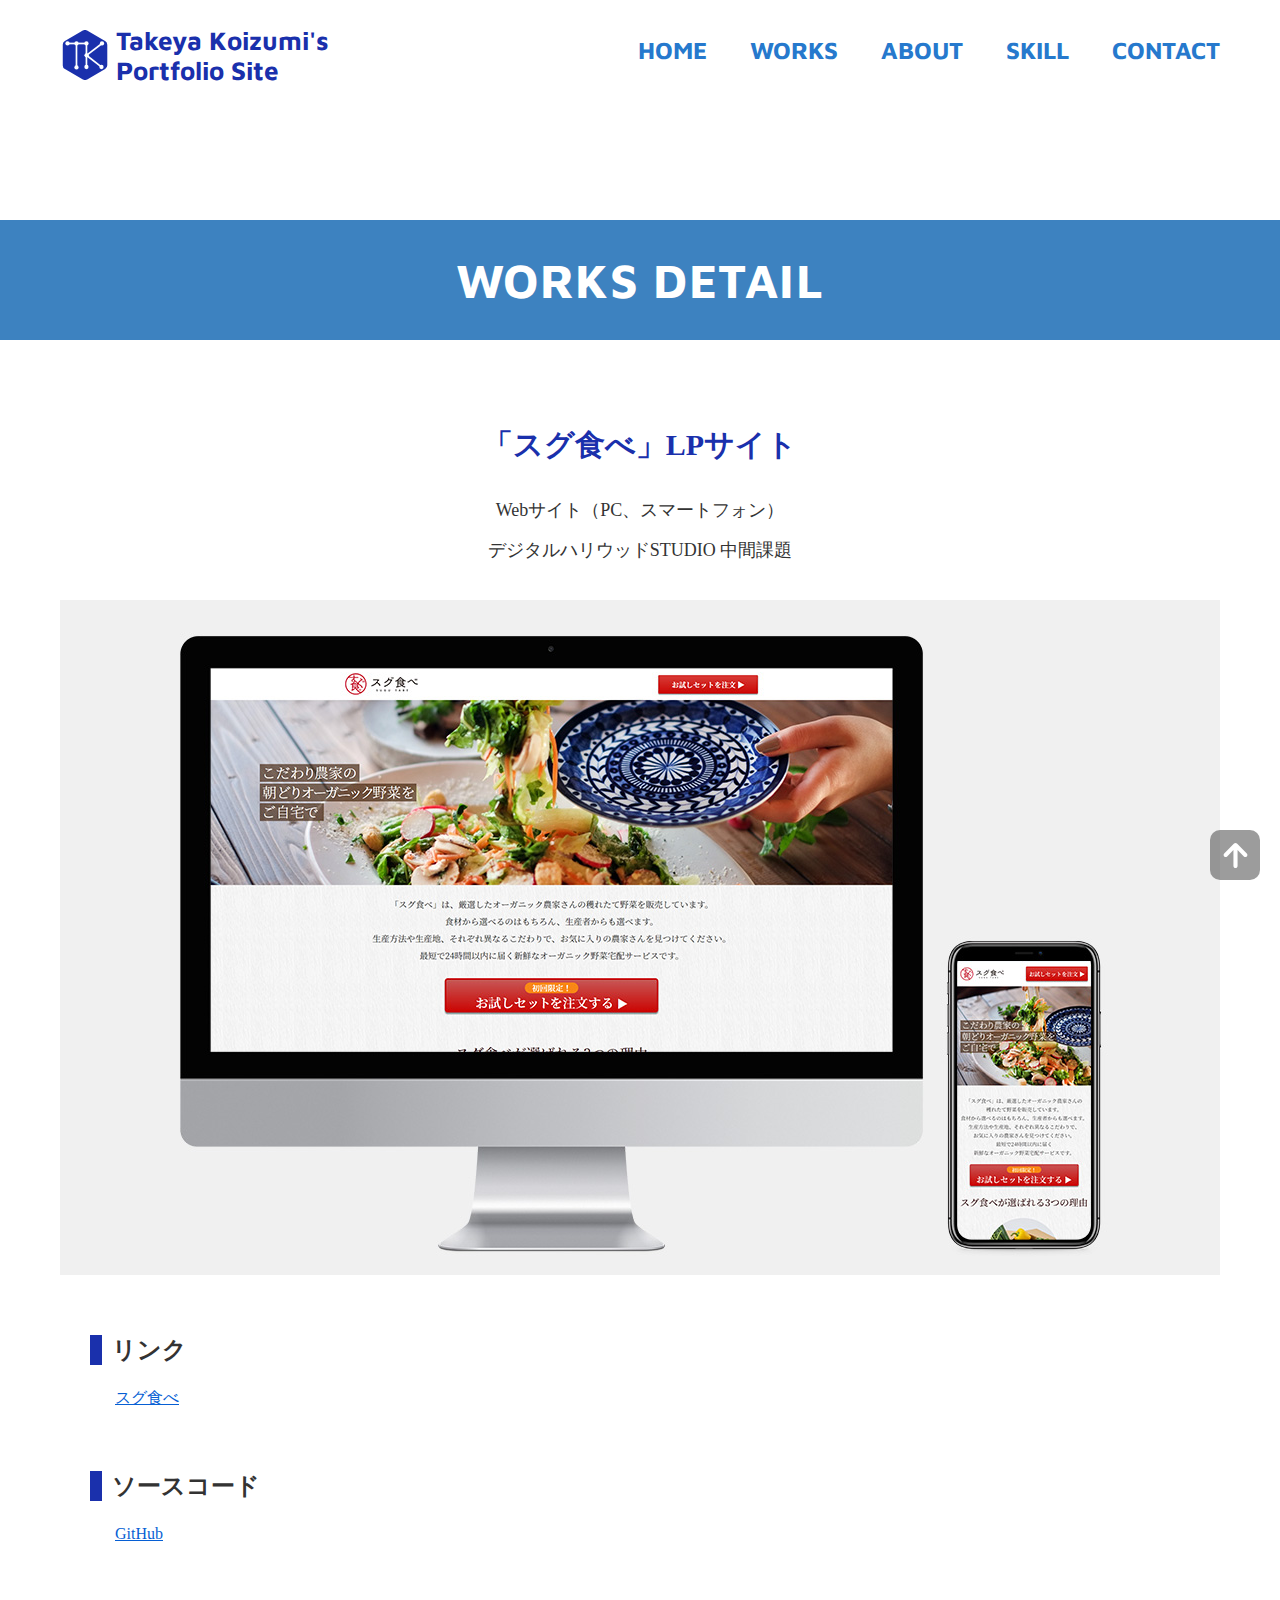
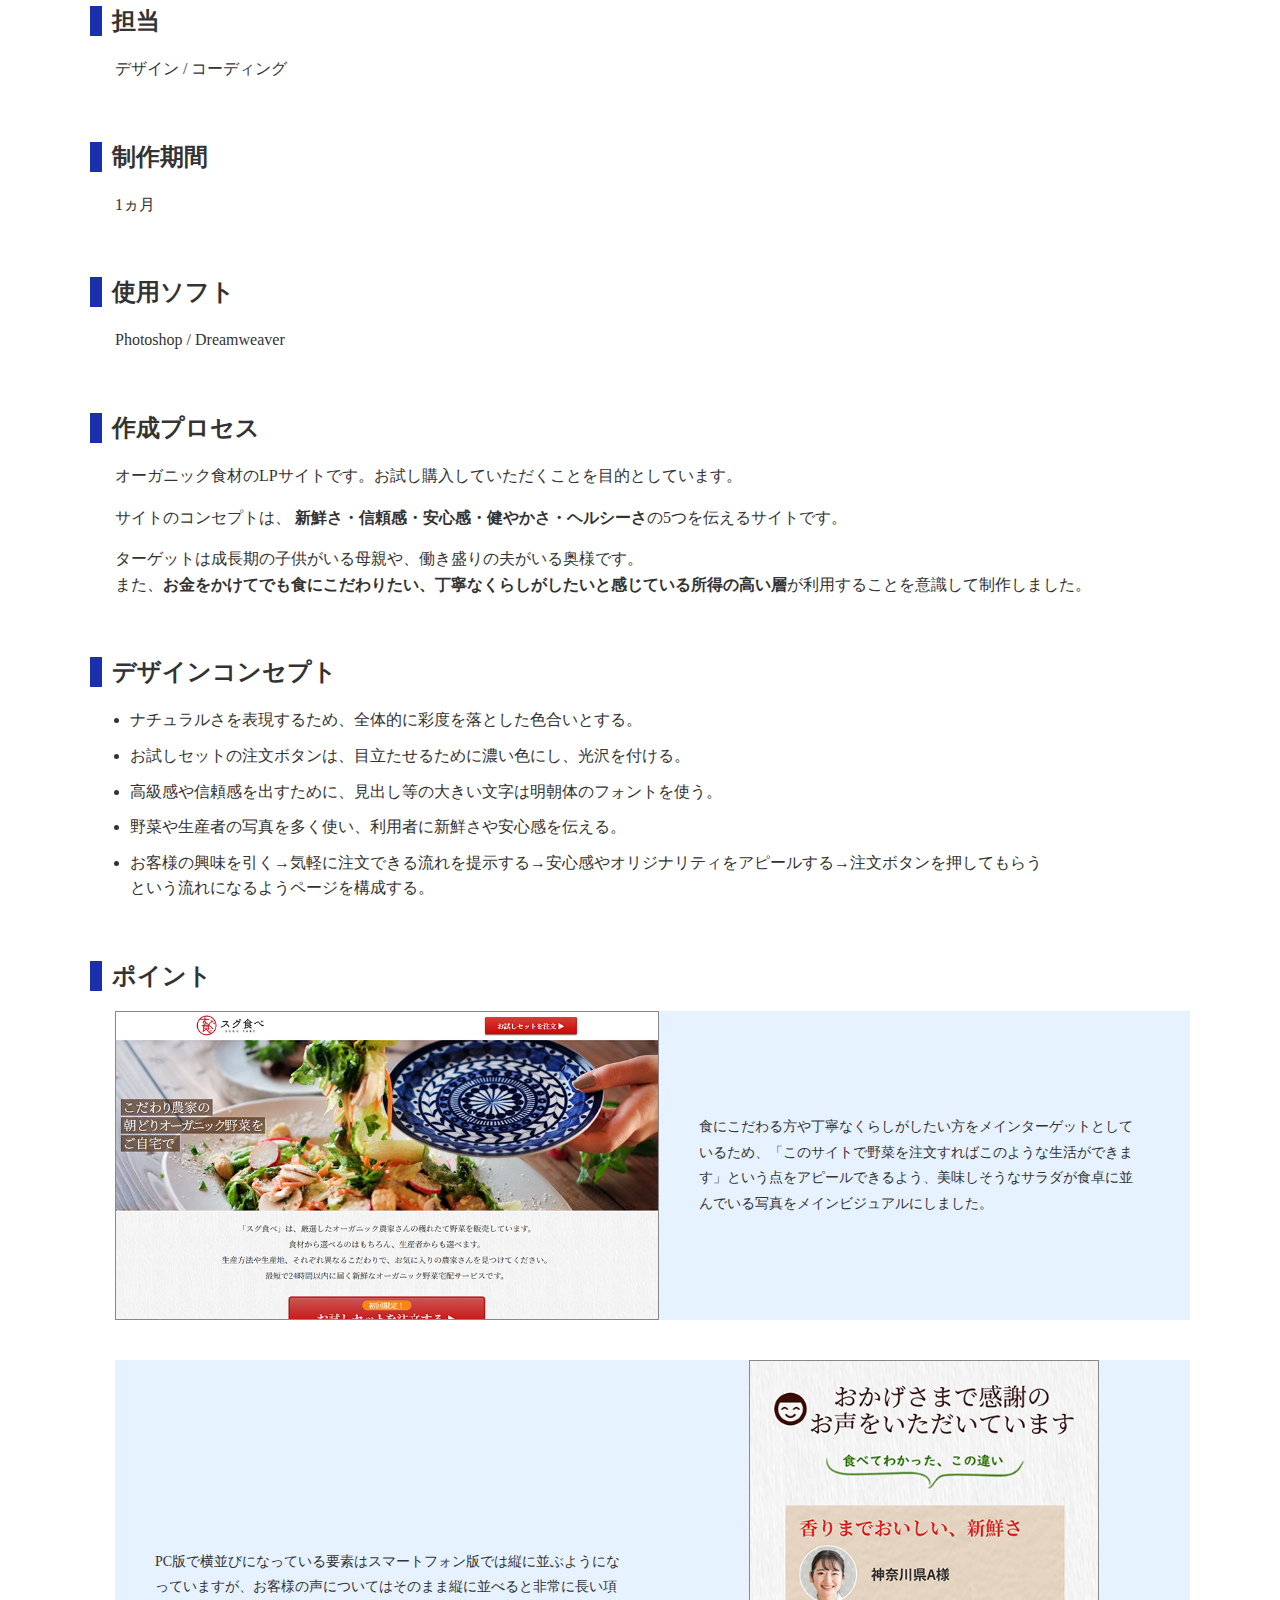
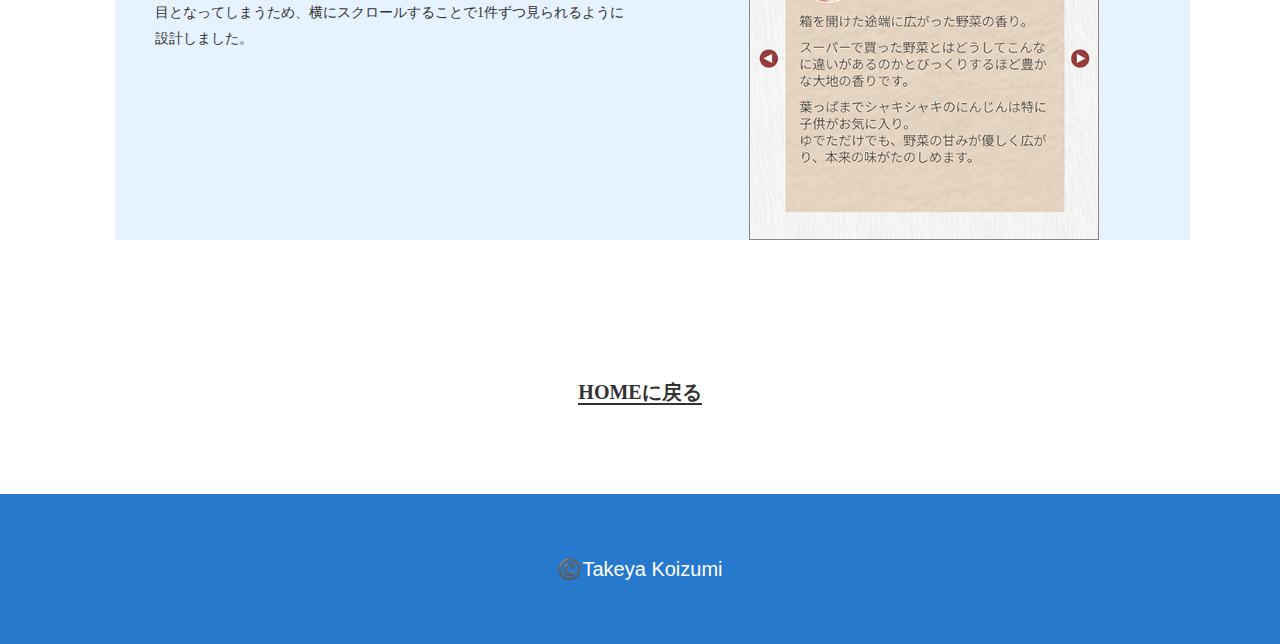
<file: works_detail/sugutabe.html>
<!doctype html>
<html lang="ja">
<head prefix="og: http://ogp.me/ns# fb: http://ogp.me/ns/fb# website: http://ogp.me/ns/website#">
<meta charset="UTF-8">
<meta name = "viewport" content = "width = device-width, initial-scale=1, user-scalable=yes">
<meta name="description" content="Webデザイナー 小泉剛也のポートフォリオサイト">
<meta property="og:title" content="Takeya Koizumi's Portfolio Site"/>
<meta property="og:site_name" content="Takeya Koizumi's Portfolio Site">
<meta property="og:type" content="website">
<meta property="og:locale" content="ja-JP">
<meta property="og:image" content="../assets/images/top/portfolio_image.png">
<meta property="og:description" content="Webデザイナー 小泉剛也のポートフォリオサイト"/>
<meta name="twitter:card" content="summary" />
<title>「スグ食べ」LPサイト | Takeya Koizumi's Portfolio Site</title>
<!-- フォント読み込み -->
<link href="https://fonts.googleapis.com/css2?family=Maven+Pro:wght@600;700&display=swap" rel="stylesheet">
<link href="https://fonts.googleapis.com/css2?family=Noto+Sans+JP:wght@700&display=swap" rel="stylesheet">
<!-- JS/CSS -->
<link rel="stylesheet" href="../assets/css/reset.css">
<link rel="stylesheet" href="../assets/css/common.css">
<link rel="stylesheet" href="../assets/css/works_detail.css">
<link rel="stylesheet" href="../assets/css/sugutabe.css">
<link rel="stylesheet" type="text/css" href="http://coco-factory.jp/ugokuweb/wp-content/themes/ugokuweb/data/move02/5-11/css/reset.css">
<link rel="stylesheet" type="text/css" href="http://coco-factory.jp/ugokuweb/wp-content/themes/ugokuweb/data/move02/5-11/css/5-11.css">
<link href="../assets/images/common-logo/favicon.ico" rel="icon" type="image/x-icon" />
</head>

<body>
<!-- ヘッダー -->
<header class="header">
  <div class="header__container"> 
    <!-- ロゴ --> 
    <a href="../index.html">
    <div class="header__logo"> <img class="header__logo-mark" src="../assets/images/common-logo/portfolio_logo.svg" alt="ポートフォリオサイトロゴ">
      <div class="header__logo-type">Takeya Koizumi's<br>
        Portfolio Site</div>
    </div>
    </a> 
    <!-- ハンバーガーメニュー -->
    <div class="open-button"><span></span></div>
    <div class="navigation-filter"></div>
    <!-- ナビゲーションメニュー -->
    <nav class="header__navigation">
      <div id="menu-title">MENU</div>
      <div class="close-button"><span></span></div>
      <ul>
        <li><a href="../index.html">HOME</a></li>
        <li><a href="../index.html#works">WORKS</a></li>
        <li><a href="../index.html#about">ABOUT</a></li>
        <li><a href="../index.html#skill">SKILL</a></li>
        <li><a href="../index.html#contact">CONTACT</a></li>
      </ul>
    </nav>
  </div>
</header>
<!-- メイン -->
<main class="main">
  <section class="section-top">
    <div class="section-top__wave">
      <canvas id="waveCanvas"></canvas>
    </div>
    <div class="section-top__bg">
      <h1 class="section-top__title">WORKS DETAIL</h1>
    </div>
  </section>
  <!-- 作品タイトル -->
  <section class="section-worktitle">
    <h2>「スグ食べ」LPサイト</h2>
    <div class="section-worktitle__genre">Webサイト（PC、スマートフォン）<br>
      デジタルハリウッドSTUDIO 中間課題</div>
  </section>
  <!-- モックアップ -->
  <div class="section-mockup">
    <div class="section-mockup__image"><img src="../assets/images/sugutabe/mockup.jpg" alt="スグ食べLPサイト_モックアップ"></div>
  </div>
  <div class="work_description"> 
    <!-- リンク -->
    <section class="section-url">
      <div class="section__title">
        <div class="title-square"></div>
        <div>
          <h3>リンク</h3>
        </div>
      </div>
      <div class="section__main">
        <p><a href="../sugutabe/index.html" target="_blank" rel="noreferrer noopener">スグ食べ</a></p>
      </div>
    </section>
    <!-- ソースコード -->
    <section class="section-url">
      <div class="section__title">
        <div class="title-square"></div>
        <div>
          <h3>ソースコード</h3>
        </div>
      </div>
      <div class="section__main">
        <p><a href="https://github.com/TakeyaKoizumi/sugutabe" target="_blank" rel="noreferrer noopener">GitHub</a></p>
      </div>
    </section>
    <!-- 担当 -->
    <section class="section-charge">
      <div class="section__title">
        <div class="title-square"></div>
        <div>
          <h3>担当</h3>
        </div>
      </div>
      <div class="section__main">
        <p>デザイン / コーディング</p>
      </div>
    </section>
    <!-- 制作期間 -->
    <section class="section-period">
      <div class="section__title">
        <div class="title-square"></div>
        <div>
          <h3>制作期間</h3>
        </div>
      </div>
      <div class="section__main">
        <p>1ヵ月</p>
      </div>
    </section>
    <!-- 使用ソフト -->
    <section class="section-soft">
      <div class="section__title">
        <div class="title-square"></div>
        <div>
          <h3>使用ソフト</h3>
        </div>
      </div>
      <div class="section__main">
        <p>Photoshop /  Dreamweaver</p>
      </div>
    </section>
    <!-- 作成プロセス -->
    <section class="section-process">
      <div class="section__title">
        <div class="title-square"></div>
        <div>
          <h3>作成プロセス</h3>
        </div>
      </div>
      <div class="section__main">
        <p>オーガニック食材のLPサイトです。お試し購入していただくことを目的としています。</p>
        <div class="text-blank"></div>
        <p>サイトのコンセプトは、 <span>新鮮さ・信頼感・安心感・健やかさ・ヘルシーさ</span>の5つを伝えるサイトです。</p>
        <div class="text-blank"></div>
        <p>ターゲットは成長期の子供がいる母親や、働き盛りの夫がいる奥様です。<br>
          また、<span>お金をかけてでも食にこだわりたい、丁寧なくらしがしたいと感じている所得の高い層</span>が利用することを意識して制作しました。</p>
      </div>
    </section>
    <!-- デザインコンセプト -->
    <section class="section-design">
      <div class="section__title">
        <div class="title-square"></div>
        <div>
          <h3>デザインコンセプト</h3>
        </div>
      </div>
      <div class="section__main">
        <ul>
          <li>ナチュラルさを表現するため、全体的に彩度を落とした色合いとする。</li>
          <li>お試しセットの注文ボタンは、目立たせるために濃い色にし、光沢を付ける。</li>
          <li>高級感や信頼感を出すために、見出し等の大きい文字は明朝体のフォントを使う。</li>
          <li>野菜や生産者の写真を多く使い、利用者に新鮮さや安心感を伝える。</li>
          <li>お客様の興味を引く→気軽に注文できる流れを提示する→安心感やオリジナリティをアピールする→注文ボタンを押してもらう<br>という流れになるようページを構成する。</li>
        </ul>
      </div>
    </section>
    <!-- ポイント -->
    <section class="section-point">
      <div class="section__title">
        <div class="title-square"></div>
        <h3>ポイント</h3>
      </div>
      <div class="section__main">
        <ol class="section-point__list">
          <!-- ポイント1 -->
          <li>
            <div class="point-image">
              <div id="point_1"></div>
            </div>
            <div class="point-despriction"> 食にこだわる方や丁寧なくらしがしたい方をメインターゲットとしているため、「このサイトで野菜を注文すればこのような生活ができます」という点をアピールできるよう、美味しそうなサラダが食卓に並んでいる写真をメインビジュアルにしました。 </div>
          </li>
          <!-- ポイント2 -->
          <li class="flex-order">
            <div class="point-image">
              <div id="point_2"></div>
            </div>
            <div class="point-despriction"> PC版で横並びになっている要素はスマートフォン版では縦に並ぶようになっていますが、お客様の声についてはそのまま縦に並べると非常に長い項目となってしまうため、横にスクロールすることで1件ずつ見られるように設計しました。 </div>
          </li>
        </ol>
      </div>
    </section>
  </div>
  <!-- HOMEに戻るボタン -->
  <div class="home-back"><span><a href="../index.html#works">HOMEに戻る</a></span></div>
</main>
<!-- フッター -->
<footer class="footer"> 
  <!-- コピーライト --> 
  <small>©️Takeya Koizumi</small> </footer>
<!-- 上に戻るボタン -->
<p id="scroll-top"><a href="#"><img src="../assets/images/common-logo/arrow_up.svg" alt="矢印"></a></p>
<!-- JS --> 
<script
  src="https://code.jquery.com/jquery-3.6.0.js"
  integrity="sha256-H+K7U5CnXl1h5ywQfKtSj8PCmoN9aaq30gDh27Xc0jk="
  crossorigin="anonymous"></script> 
<script src="http://coco-factory.jp/ugokuweb/wp-content/themes/ugokuweb/data/move02/5-11/js/5-11.js"></script> 
<script src="../assets/js/common.js"></script>
</body>
</html>
</file>
<file: assets/css/common.css>
@charset "UTF-8";
/* CSS Document */
html {
  font-size: 62.5%; /* 16px * 62.5% = 10px */
  width: 100%;
}
body {
  color: #333; /* RGB */
  font-family: 'Hiragino Sans', 'Hiragino Kaku Gothic ProN', Meiryo, 'sans-serif';
  font-weight: 400;
  font-size: 1.4em;
  line-height: 2.0rem;
  text-align: center;
}
section h1 {
  font-weight: 700;
  font-family: 'Maven Pro', Arial, Helvetica, "sans-serif";
}
section h2 {
  font-size: 2.4rem;
  font-weight: 700;
  color: #1A30AC;
  font-family: 'Maven Pro', Arial, Helvetica, "sans-serif";
}
section h3 {
  font-size: 2.0rem;
  font-weight: 600;
}
.main {
  min-width: 375px;
  padding-top: 0px;
}
.background {
  height: 100%;
  background: rgba(255, 255, 255, 0.6);
  padding-bottom: 90px;
}
@media (min-width: 1160px) {
  .main {
    padding-top: 0;
  }
  .background {
    padding-bottom: 140px;
  }
  body {
    font-size: 1.6em;
    line-height: 2.4rem;
  }
  section h2 {
    font-size: 4.0rem;
    line-height: 4.8rem;
  }
  section h3 {
    font-size: 2.6rem;
  }
}
a {
  text-decoration: none;
  color: #333;
}
*, *:before, *:after {
  box-sizing: border-box;
}
/* header */
.header {
  height: 40px;
  width: 100%;
  background-color: #FFF;
  font-family: 'Maven Pro', Arial, Helvetica, "sans-serif";
  position: relative;
  z-index: 10;
}
.header__container {
  height: 40px;
  display: flex;
  align-items: center;
  margin-left: 25px;
}
.header__logo {
  display: flex;
  align-items: center;
  margin-top: 10px;
}
.header__logo-mark {
  width: 30px;
  height: 30px;
}
.header__logo-type {
  font-size: 1.6rem;
  font-weight: 700;
  color: #1A30AC;
  text-align: left;
  line-height: 1.6rem;
  margin-left: 3px;
}
@media(max-width: 1160px) {
  /* ハンバーガーメニュー */
  .open-button {
    position: absolute;
    right: 20px;
    top: 15px;
    width: 30px;
    height: 20px;
    cursor: pointer;
  }
  /* ハンバーガーメニュー 線描画 */
  .open-button span, .open-button span:before, .open-button span:after {
    position: absolute;
    height: 3px;
    width: 30px;
    background: #2679CD;
    display: block;
    content: "";
  }
  /* ハンバーガーメニュー 中線 */
  .open-button span:before {
    bottom: -9px;
  }
  /* ハンバーガーメニュー 下線 */
  .open-button span:after {
    bottom: -18px;
  }
  /* スマホ版メニュー */
  .navigation-filter.panelactive {
    z-index: 1999;
    position: fixed;
    top: 0;
    left: 0;
    width: 100%;
    height: 100%;
    background-color: #000;
    opacity: 0.5;
  }
  .header__navigation {
    position: fixed;
    top: 0;
    left: -75%;
    z-index: 9999;
    width: 70%;
    height: 100vh;
    background-color: #2679CD;
    text-align: left;
    color: #FFF;
    padding-top: 15px;
    transition: all 0.6s;
    box-shadow: 5px 0 25px rgba(0, 0, 0, 0.25);
  }
  .header__navigation.panelactive {
    left: 0;
  }
  #menu-title {
    display: block;
    font-size: 2.4rem;
    font-weight: 600;
    margin-bottom: 50px;
    margin-left: 20px;
  }
  /* スマホ版メニュー 閉じるボタン */
  .close-button {
    display: block;
    position: absolute;
    top: 15px;
    right: 15px;
    width: 21px;
    height: 21px;
    cursor: pointer;
  }
  /* 閉じるボタン 描画 */
  .close-button span:before, .close-button span:after {
    position: absolute;
    height: 3px;
    width: 30px;
    top: 50%;
    left: 50%;
    background: #FFF;
    display: block;
    content: "";
  }
  /* 閉じるボタン 線 傾ける */
  .close-button span:before {
    transform: translate(-50%, -50%) rotate(45deg);
  }
  /* 閉じるボタン 線 傾ける */
  .close-button span:after {
    transform: translate(-50%, -50%) rotate(-45deg);
  }
  /* スマホ版メニュー ナビゲーション */
  .header__navigation ul {
    margin-bottom: 30px;
  }
  .header__navigation ul li {
    border-bottom: solid 1px #FFF;
    height: 50px;
    line-height: 50px;
  }
  .header__navigation ul li:first-child {
    border-top: solid 1px #FFF;
  }
  .header__navigation ul li a {
    text-decoration: none;
    font-size: 1.8rem;
    font-weight: 600;
    color: #FFF;
    padding-left: 30px;
  }
}
@media (min-width: 1160px) {
  .header {
    height: 100px;
    position: relative;
  }
  .header__container {
    max-width: 1160px;
    height: 100px;
    margin: 0 auto;
  }
  .header__logo-mark {
    width: 50px;
    height: 50px;
  }
  .header__logo-type {
    font-size: 2.6rem;
    line-height: 3.0rem;
    margin-left: 6px;
  }
  .header__navigation {
    display: block;
    text-align: right;
    font-size: 2.4rem;
    font-weight: 700;
    margin-left: auto;
  }
  #menu-title {
    display: none;
  }
  .header__navigation ul li {
    display: inline-block;
    margin-left: 36px;
  }
  .header__navigation ul li a {
    text-decoration: none;
    color: #2679CD;
  }
  /* マウスオーバーで色変える */
  .header__navigation ul li a:hover {
    color: #1A30AC;
  }
  /*
  .fixed {
    position: fixed;
    width: 100%;
    top: 0;
    z-index: 10;
  }
  */
}
.section__area {
  margin: 0 25px;
}
.section__title-sub {
  font-weight: 500;
  margin-bottom: 5px;
}
.text-blank {
  height: 1.0em;
}
.text-shorten {
  letter-spacing: -0.1em;
}
.text-space {
  letter-spacing: 0.6em;
  font-size: 1.1em;
}
@media (min-width: 1160px) {
  .section-top__title {
    font-size: 3.0rem;
  }
  .section__area {
    max-width: 1160px;
    margin: 0 auto;
  }
  .section__title-sub {
    font-size: 1.8rem;
  }
}
/* PC版のみの改行 */
@media (max-width: 1160px) {
  .br-pc {
    display: none;
  }
}
/* スマホ版のみの改行 */
@media (min-width: 1160px) {
  .br-sp {
    display: none;
  }
}
/* footer */
.footer {
  min-height: 50px;
  min-width: 375px;
  background-color: #2679CD;
  color: #FFF;
  display: flex;
  align-items: center;
  justify-content: center;
}
small {
  font-family: Arial, Helvetica, "sans-serif";
}
@media (min-width: 1160px) {
  .footer {
    min-height: 150px;
    padding: 0;
    font-size: 2.0rem;
  }
}
/* 上に戻るボタン */
#scroll-top {
  background-color: rgb(57 57 57 / 50%);
  width: 50px;
  height: 50px;
  bottom: 20px;
  right: 20px;
  border-radius: 10px;
  position: fixed;
}
#scroll-top a {
  text-decoration: none;
  width: 100%;
  height: 100%;
  border-radius: 10px;
  display: flex;
  justify-content: center;
  align-items: center;
}
#scroll-top img {
  width: 25px;
  height: 25px;
}
</file>
<file: assets/css/top.css>
@charset "utf-8";
/* CSS Document */
/* TOP スマホ版 */
.section-top {
  margin-bottom: 60px;
  height: 400px;
}
.section-top__wave {
  position: relative;
  height: 60px;
}
#waveCanvas {
  position: absolute;
  top: 0;
  left: 0;
  height: 100%;
  width: 100%;
}
.section-top__bg {
  position: relative;
  height: 340px;
  background-color: rgba(0, 91, 172, 0.76);
}
#particles-js {
  width: 100%;
  height: 100%;
  position: absolute;
}
/* サイトタイトル */
.section-top__title {
  font-size: 3.6rem;
  letter-spacing: 0.03em;
  line-height: 4.0rem;
  text-align: left;
  position: absolute;
  color: #ffffff;
  margin-left: 25px;
  padding-top: 120px;
}
/* TOP PC版 */
@media (min-width: 1160px) {
  .section-top {
    margin-bottom: 90px;
    height: 770px;
  }
  .section-top__wave {
    position: relative;
    height: 120px;
  }
  .section-top__bg {
    height: 650px;
  }
  /* サイトタイトル */
  .section-top__title {
    font-size: 6.4rem;
    line-height: 8.0rem;
    position: static;
    max-width: 1160px;
    margin: 0 auto;
    padding-top: 230px;
  }
}
/* WORKS スマホ版 */
.section-works {
  margin: 0 25px;
  margin-bottom: 60px;
}
.section-works ul {
  max-width: 325px;
  padding-top: 30px;
  margin: 0 auto;
  font-size: 0;
}
.section-works ul li {
  width: 325px;
  margin: 0 auto;
  margin-bottom: 40px;
}
.section-works ul li:last-child {
  margin-bottom: 0;
}
.section-works__thumnail {
  height: 270px;
  width: 325px;
  margin-bottom: 10px;
}
/* 氷川神社 スクリーンショット */
#hikawa-renewal-piture {
  height: 100%;
  width: 100%;
  background-image: url("../images/top/hikawa_site.png");
  background-size: cover;
  background-position: top;
  background-repeat: no-repeat;
  border: 1px solid #999999;
}
/* スグ食べ スクリーンショット */
#sugutabe-piture {
  height: 100%;
  width: 100%;
  background-image: url("../images/top/sugutabe_site.png");
  background-size: cover;
  background-position: top;
  background-repeat: no-repeat;
  border: 1px solid #999999;
}
/* ポートフォリオサイト スクリーンショット */
#portfolio-site-piture {
  height: 100%;
  width: 100%;
  background-image: url("../images/top/myportfolio.png");
  background-size: cover;
  background-position: top;
  background-repeat: no-repeat;
  border: 1px solid #999999;
}
/* カフェバナー 画像 */
#cafe-banar-piture {
  height: 100%;
  width: 100%;
  background-image: url("../images/top/banar.jpg");
  background-size: cover;
  background-position: top;
  background-repeat: no-repeat;
  border: 1px solid #999999;
}
/* 名刺 画像 */
#namecard-piture {
  height: 96%;
  width: 100%;
  background-image: url("../images/top/namecard.jpg");
  background-size: 100%;
  background-position: top;
  background-repeat: no-repeat;
  border: 1px solid #999999;
}
.section-works__text {
  text-align: left;
  line-height: 2.8rem;
  font-size: 1.6rem;
}
.section-works__text-title {
  font-weight: 600;
  font-size: 1.8rem;
}
/* 作品タイトル 太字 Android */
.Android .section-works__text-title {
  font-family: 'Noto Sans JP', sans-serif;
}
/* WORKS タブレット版 */
@media (min-width: 757px) {
  .section-works ul {
    max-width: 750px;
  }
  /* 2列表示にする */
  .section-works ul li {
    display: inline-block;
  }
  /* 左列のみmargin-right設定 */
  .section-works ul li:nth-child(odd) {
    margin-right: 40px;
  }
}
/* WORKS PC版 */
@media (min-width: 1180px) {
  .section-works {
    max-width: 1160px;
    margin: 0 auto;
    margin-bottom: 90px;
  }
  .section-works ul {
    max-width: 1160px;
    padding-top: 60px;
  }
  .section-works ul li {
    width: 360px;
    margin-right: 40px;
    margin-bottom: 60px;
  }
  /* 3列表示 3つ目の作品の右側は空けない */
  .section-works ul li:nth-child(3n) {
    margin-right: 0;
  }
  /* 下の行のmargin-bottom: 0 */
  .section-works ul li:nth-last-child(-n+2) {
    margin-bottom: 0;
  }
  .section-works__thumnail {
    height: 300px;
    width: 360px;
    margin-bottom: 20px;
  }
  /* マウスが乗ったときに画像拡大 */
  .section-works__thumnail:hover {
    transform: scale(1.08);
    transition-duration: 0.3s;
  }
  /* マウスが乗ったときに文字を薄くする */
  .section-works__text-title a:hover {
    opacity: 0.8;
    transition-duration: 0.3s;
  }
}
/* ABOUT スマホ版 */
.section-about {
  margin: 0 25px;
  margin-bottom: 60px;
}
/* 写真＋文章スペースの大きさ */
.section-about__space {
  padding-bottom: 60px;
  width: 100%;
  height: 566px;
  margin-top: 30px;
  position: relative;
}
/* 写真　左上で固定 */
.section-about__image {
  height: 216px;
  width: 300px;
  background-image: url("../images/top/about_img.jpg");
  background-size: 130%;
  background-repeat: no-repeat;
  background-position: 60% 0%;
  border: solid 1px #9A7D53;
  position: absolute;
}
/* 文章　右下で固定 */
.section-about__description {
  margin-left: 25px;
  background-color: #E6F2FF;
  padding: 20px;
  padding-top: 60px;
  position: absolute;
  right: 0;
  bottom: 0;
}
.section-about__text {
  text-align: left;
  line-height: 2.0rem;
  margin-bottom: 20px;
  font-size: 1.4rem;
}
.section-about__profile {
  margin-bottom: 20px;
}
.section-about__profile-name {
  font-weight: 600;
  font-size: 1.8rem;
  margin-bottom: 10px;
}
/* 名前 太字 Android */
.Android .section-about__profile-name span {
  font-family: 'Noto Sans JP', sans-serif;
}
.button-area {
  width: 200px;
  height: 40px;
  margin: 0 auto;
}
.section-about__button {
  font-weight: 600;
  font-size: 1.6rem;
  color: #ffffff;
  width: 200px;
  height: 40px;
  background-color: #1A30AC;
  border-radius: 30px;
  line-height: 40px;
  margin: 0 auto;
  display: flex;
  align-items: center;
  justify-content: center;
}
/* ボタン 太字 Android */
.Android .section-about__button {
  font-family: 'Noto Sans JP', sans-serif;
}
/* ABOUT タブレット版 */
@media (min-width:540px) {
  .section-about {
    max-width: 540px;
    margin: 0 auto;
    margin-bottom: 60px;
  }
  .section-about__image {
    height: 280px;
    width: 440px;
    border: solid 2px #9A7D53;
  }
}
/* ABOUT PC版 */
@media (min-width:1160px) {
  .section-about {
    max-width: 1160px;
    margin-bottom: 90px;
  }
  .section-about__space {
    width: 1100px;
    height: 420px;
    margin: 0 auto;
    margin-top: 60px;
  }
  .section-about__image {
    height: 360px;
    width: 500px;
  }
  .section-about__description {
    width: 700px;
    padding: 30px;
  }
  .section-about__text {
    line-height: 2.6rem;
    margin-bottom: 30px;
    padding-left: 120px;
    font-size: 1.6rem;
  }
  .section-about__profile {
    margin-bottom: 30px;
  }
  .section-about__profile-name {
    font-size: 2.4rem;
  }
  .button-area {
    width: 300px;
    height: 50px;
  }
  .section-about__button {
    font-size: 2.0rem;
    width: 300px;
    height: 50px;
    line-height: 50px;
  }
  /* ボタン マウスオーバー時拡大 */
  .section-about__button:hover {
    transform: scale(1.08);
    transition-duration: 0.3s;
  }
}
/* SKILL スマホ版 */
.section-skill {
  background-color: #E6F2FF;
  padding: 30px 25px 60px 25px;
}
.section-skill ul {
  margin: 0 auto;
  margin-top: 30px;
  font-size: 0;
  max-width: 600px;
}
.section-skill ul li {
  background-color: #ffffff;
  list-style: none;
  border-radius: 10px;
  margin-bottom: 30px;
  padding: 20px 20px;
  font-size: 1.4rem;
}
/* リストの最後 margin-bottom: 0; */
.section-skill ul li:last-child {
  margin-bottom: 0;
}
/* アイコンとテキストを横に並べる */
.skill-wrap {
  display: flex;
}
.skill-icon {
  min-width: 60px;
  min-height: 60px;
  margin: 20px 0;
  margin-right: 20px;
}
.skill-text {
  text-align: left;
}
.skill-title {
  font-weight: 600;
  font-size: 1.8rem;
  margin-bottom: 15px;
}
.skill-description {
  line-height: 2.0rem;
}
/* SKILL PC版 */
@media (min-width:1160px) {
  .section-skill {
    padding: 60px 0 90px 0;
  }
  .section-skill ul {
    max-width: 1160px;
    margin: 0 auto;
    margin-top: 60px;
    font-size: 0;
  }
  /* 2列表示 */
  .section-skill ul li {
    display: inline-block;
    width: 560px;
    height: 170px;
    border-radius: 10px;
    margin-bottom: 40px;
    padding: 25px 30px;
    font-size: 1.6rem;
    vertical-align: top;
  }
  /* 列中央空ける */
  .section-skill ul li:nth-child(odd) {
    margin-right: 40px;
  }
  .skill-wrap {
    height: 120px;
  }
  .skill-icon {
    width: 100px;
    height: 100px;
    margin: 10px 0;
    margin-right: 40px;
  }
  .skill-title {
    font-size: 2.0rem;
  }
  .skill-description {
    font-size: 1.6rem;
  }
}
/* CONTACT スマホ版 */
.section-contact {
  padding-top: 60px;
  padding-bottom: 60px;
  background-color: #F9FFA8;
}
.section-contact__message {
  margin: 40px 0;
}
.contact-mail {
  font-weight: 600;
  font-size: 1.8rem;
  font-style: normal;
  font-family: Arial, Helvetica, "sans-serif";
}
/* CONTACT PC版 */
@media (min-width: 1160px) {
  .section-contact {
    padding-top: 60px;
    padding-bottom: 90px;
  }
  .section-contact__message {
    margin: 60px 0;
  }
  .contact-mail {
    font-size: 2.4rem;
  }
}
</file>
<file: hikawa-renewal/assets/css/common.css>
@charset "UTF-8";
/* CSS Document */
html {
  font-size: 62.5%; /* 16px * 62.5% = 10px */
  width: 100%;
}
body {
  color: #333; /* RGB */
  font-family: YuMincho, "Yu Mincho", "Hiragino Mincho ProN", "serif";
  font-weight: 400;
  font-size: 1.4em;
  line-height: 2.0rem;
}
section h1 {
  font-weight: 600;
}
section h2 {
  font-size: 2.4rem;
  font-weight: 600;
}
section h3 {
  font-size: 2.0rem;
  font-weight: 600;
}
.main {
  background-image: url("../images/common-logo/23311274_l.jpg");
  min-width: 375px;
  padding-top: 50px;
}
.background {
  height: 100%;
  background: rgba(255, 255, 255, 0.6);
  padding-bottom: 90px;
}
@media (min-width: 1160px) {
  .main {
    padding-top: 0;
  }
  .background {
    padding-bottom: 140px;
  }
  body {
    font-size: 1.6em;
    line-height: 2.4rem;
  }
  section h2 {
    font-size: 4.0rem;
    line-height: 4.8rem;
  }
  section h3 {
    font-size: 2.6rem;
  }
}
a {
  display: block;
  text-decoration: none;
  color: #333;
}
/*
a:hover {
  opacity: 0.8;
}
*/
*, *:before, *:after {
  box-sizing: border-box;
}
/* header */
.header {
  height: 50px;
  width: 100%;
  background-color: #FFF;
  position: fixed;
  z-index: 10;
}
.header__container {
  height: 50px;
  display: flex;
  align-items: center;
  margin-left: 25px;
}
.header__logo {
  display: flex;
}
.header__logo-mark {
  width: 30px;
  float: left;
}
.header__logo-type {
  width: 167.5px;
  margin-left: 5px;
}
.header__instagram-icon {
  display: none;
}
@media(max-width: 1160px) {
  .open-button {
    position: absolute;
    right: 20px;
    top: 15px;
    width: 30px;
    height: 20px;
    cursor: pointer;
  }
  .open-button span, .open-button span:before, .open-button span:after {
    position: absolute;
    height: 3px;
    width: 30px;
    background: #3A653A;
    display: block;
    content: "";
  }
  .open-button span:before {
    bottom: -9px;
  }
  .open-button span:after {
    bottom: -18px;
  }
  .navigation-filter.panelactive {
    z-index: 1999;
    position: fixed;
    top: 0;
    left: 0;
    width: 100%;
    height: 100%;
    background-color: #000;
    opacity: 0.5;
  }
  .header__navigation {
    position: fixed;
    top: 0;
    left: -75%;
    z-index: 9999;
    width: 70%;
    height: 100vh;
    background-color: #3A653A;
    text-align: left;
    color: #FFF;
    padding-top: 15px;
    transition: all 0.6s;
    box-shadow: 5px 0 25px rgba(0, 0, 0, 0.25);
  }
  .header__navigation.panelactive {
    left: 0;
  }
  #menu-title {
    display: block;
    font-size: 2.4rem;
    font-weight: 600;
    margin-bottom: 50px;
    margin-left: 20px;
  }
  .close-button {
    display: block;
    position: absolute;
    top: 15px;
    right: 15px;
    width: 21px;
    height: 21px;
    cursor: pointer;
  }
  .close-button span:before, .close-button span:after {
    position: absolute;
    height: 3px;
    width: 30px;
    top: 50%;
    left: 50%;
    background: #FFF;
    display: block;
    content: "";
  }
  .close-button span:before {
    transform: translate(-50%, -50%) rotate(45deg);
  }
  .close-button span:after {
    transform: translate(-50%, -50%) rotate(-45deg);
  }
  .header__navigation ul {
    margin-bottom: 30px;
  }
  .header__navigation ul li {
    border-bottom: solid 1px #FFF;
    height: 50px;
    line-height: 50px;
  }
  .header__navigation ul li:first-child {
    border-top: solid 1px #FFF;
  }
  .header__navigation ul li a {
    text-decoration: none;
    font-size: 1.8rem;
    font-weight: 600;
    color: #FFF;
    padding-left: 30px;
  }
  .nav__instagram-link {
    display: flex;
    color: #FFF;
    justify-content: center;
    align-items: center;
  }
  .nav__instagram-link img {
    width: 45px;
    height: 45px;
    margin-right: 10px;
  }
}
@media (min-width: 1160px) {
  .header {
    height: 150px;
    position: static;
  }
  .header__container {
    max-width: 1160px;
    height: 100px;
    margin: 0 auto;
    display: flex;
  }
  .header__logo-mark {
    width: 58px;
  }
  .header__logo-type {
    width: 355.5px;
    margin-left: 10px;
  }
  .header__instagram-icon {
    display: block;
    width: 51px;
    height: 51px;
    margin-left: auto;
  }
  .header__instagram-icon img {
    width: 100%;
    height: 100%;
  }
  .header__instagram-icon img:hover {
    opacity: 0.7;
  }
  .header__navigation {
    display: block;
    width: 100%;
    height: 50px;
    background: linear-gradient(#45643E, #5D8B44);
  }
  .header__navigation ul {
    width: 1160px;
    height: 100%;
    display: flex;
    margin: 0 auto;
  }
  #menu-title, .nav__instagram-link {
    display: none;
  }
  .header__navigation ul li {
    list-style: none;
    width: 232px;
    height: 100%;
    color: #FFF;
    font-size: 2.4rem;
    line-height: 5.0rem;
    border-left: solid 2px #FFF;
    text-align: center;
  }
  .header__navigation ul li:last-child {
    border-right: solid 2px #FFF;
  }
  .header__navigation a {
    color: #FFF;
  }
  .header__navigation a:hover {
    transform: scale(1.08);
    transition-duration: 0.2s;
  }
  .fixed {
    position: fixed;
    width: 100%;
    top: 0;
    z-index: 10;
  }
}
.section-top__image-filter {
  width: 100%;
  height: 100%;
  background: rgba(051, 051, 051, 0.5);
}
.section-top__title {
  height: 100%;
  font-size: 2.4rem;
  color: #FFF;
  display: flex;
  justify-content: center;
  align-items: center;
}
.breadcrumb {
  padding-top: 20px;
  margin-left: 35px;
  font-family: YuGothic, "Yu Gothic medium", "Hiragino Sans", Meiryo, "sans-serif";
  font-weight: 300;
}
.breadcrumb a {
  display: inline-block;
}
.section__area {
  margin: 0 25px;
}
.section__title {
  padding-bottom: 20px;
  border-bottom: solid 2px #AC7B43;
  display: flex;
  justify-content: center;
  align-items: center;
  margin-bottom: 20px;
}
.section__title-sub {
  font-weight: 500;
  margin-bottom: 5px;
}
.title-logo {
  width: 30px;
  height: 30px;
  margin-right: 5px;
}
.section__main {
  padding: 0 20px;
}
.text-blank {
  height: 10px;
}
.text-shorten {
  letter-spacing: -0.1em;
}
.text-space {
  letter-spacing: 0.6em;
  font-size: 1.1em;
}
@media (min-width: 1160px) {
  .section-top__title {
    font-size: 4.0rem;
  }
  .breadcrumb {
    padding-top: 30px;
    width: 1160px;
    margin: 0 auto;
    font-weight: 300;
    font-size: 1.6rem;
  }
  .section__area {
    max-width: 1160px;
    margin: 0 auto;
  }
  .section__title {
    padding-bottom: 10px;
    margin-bottom: 30px;
  }
  .section__title-sub {
    font-size: 1.8rem;
  }
  .title-logo {
    width: 60px;
    height: 60px;
    margin-right: 10px;
  }
  .section__main {
    padding: 0 30px;
  }
  .text-blank {
    height: 1.0em;
  }
}
@media (max-width: 1160px) {
  .br-pc {
    display: none;
  }
}
@media (min-width: 1160px) {
  .br-sp {
    display: none;
  }
}
/* footer */
.footer {
  min-height: 360px;
  min-width: 375px;
  background-color: #3A653A;
  padding-top: 30px;
  padding-bottom: 30px;
  font-weight: 400;
  color: #FFF;
  text-align: center;
}
.footer__info img {
  width: 280px;
}
.footer__info address {
  font-style: normal;
  font-size: 1.6rem;
  line-height: 2.7rem;
  margin: 30px 0 65px;
  ;
}
.footer__site-map {
  display: none;
}
.footer__instagram-icon {
  width: 45px;
  height: 45px;
  margin: 0 auto 35px;
}
.footer__instagram-icon img {
  width: 100%;
  height: 100%;
}
@media (min-width: 1160px) {
  .footer {
    min-height: 290px;
    padding: 0;
  }
  .footer__container {
    max-width: 1160px;
    padding-top: 30px;
    margin: 0 auto;
    text-align: left;
    display: flex;
    margin-bottom: 30px;
  }
  .footer__info {
    margin-right: auto;
  }
  .footer__info img {
    width: 355px;
  }
  .footer__info img:hover {
    opacity: 0.7;
  }
  .footer__info address {
    margin: 25px 0 0;
  }
  .footer__site-map {
    display: block;
    width: 128px;
    margin-bottom: 0;
    font-size: 1.6rem;
    line-height: 3.6rem;
    margin-right: 70px;
  }
  .footer__site-map ul li a {
    color: #FFF;
    vertical-align: top;
  }
  .footer__site-map ul li a span:hover {
    padding-bottom: 3px;
    border-bottom: solid 1.5px #FFF;
  }
  .footer__instagram-icon {
    margin: 7px 0 0 0;
  }
  .footer__instagram-icon img:hover {
    opacity: 0.7;
  }
  .footer small {}
}
#scroll-top {
  background-color: rgb(57 57 57 / 50%);
  width: 50px;
  height: 50px;
  bottom: 20px;
  right: 20px;
  border-radius: 10px;
  position: fixed;
}
#scroll-top a {
  text-decoration: none;
  width: 100%;
  height: 100%;
  border-radius: 10px;
  display: flex;
  justify-content: center;
  align-items: center;
}
#scroll-top img {
  width: 25px;
  height: 25px;
}
</file>
<file: sugutabe/assets/css/common.css>
@charset "UTF-8";
/* CSS Document */
html {
  font-size: 62.5%; /* 16px * 62.5% = 10px */
  width: 100%;
}
body {
  color: #333; /* RGB */
  font-family: "Noto Sans JP", YuGothic, "Yu Gothic medium", "Hiragino Sans", Meiryo, "sans-serif";
  font-weight: 300;
  font-size: 1.4em;
  line-height: 1.8rem;
  text-align: center;
}
section h2 {
  font-family: "Noto Serif JP", YuMincho, "Yu Mincho", "Hiragino Mincho ProN", "serif";
  font-size: 2.6rem;
	font-weight: 500;
  line-height: 2.9rem;
  color: #3d1b1a;
}
@media (min-width: 1040px) {
  body {
    font-weight: 400;
    font-size: 1.6em;
    line-height: 2.4rem;
  }
  section h2 {
    font-size: 4.0rem;
    line-height: 4.8rem;
  }
}
a{
	display: block;
	text-decoration: none;
}
a:hover {
  opacity: 0.8;
}
*, *:before, *:after {
  box-sizing: border-box;
}
/* header */
.header {
  height: 70px;
  width: 100%;
  background-color: #FFF;
}
.header-logo {
  width: 120px;
  height: 35px;
  margin: 17.5px 12px;
  float: left;
}
.header-button {
	float: right;
	margin: 15px 12px;
	width: 170px;
	height: 40px;
	font-size: 1.5rem;
	font-weight: 600;
	font-family:"Noto Serif JP", YuMincho, "Yu Mincho", "Hiragino Mincho ProN", "serif";
	color: #FFF;
	display: block;
	background: linear-gradient(#d73d38, #cb0704);
	border-radius: 2.5px;
	border: 1.5px solid #c60001;
	box-shadow: 0px 2.5px 3px 0 rgba(33,33,33,0.5)
}
.header-button:active {
	box-shadow: none;
	position: relative;
	top: 2.5px;
}
@media (min-width: 1160px) {
  .header {
    height: 90px;
  }
  .header__container {
    max-width: 1160px;
    margin: 0 auto;
  }
  .header-logo {
    width: 204px;
    height: 60px;
    margin: 15px 0 0 0;
    float: left;
  }
  .header-button {
    margin: 20px 0 0 0;
    width: 280px;
    height: 52px;
    font-size: 2.0rem;
  }
}
.text-blank {
  height: 10px;
}
.text-shorten {
	letter-spacing: -0.1em;
}
.text-space {
	letter-spacing: 0.6em;
	font-size: 1.1em;
}
@media (min-width: 1160px) {
  .text-blank {
    height: 1.0em;
  }
}
@media (max-width: 960px) {
  .br-pc {
    display: none;
  }
}
@media (min-width: 960px) {
  .br-sp {
    display: none;
  }
}
/* footer */
.footer {
  height: 50px;
	padding-top: 10px;
  background-color: #FFF;
	position: relative;
}
.footer-logo {
	width: 73px;
	height: 22px;
	margin: 0 auto;
}
.footer__copyright {
  width: 100%;
	font-size: 0.6rem;
  color: #9b9b9b;
  text-align: center;
	vertical-align: middle;
	position: absolute;
	bottom: 3px;
}
@media (min-width: 1160px) {
  .footer {
    height: 100px;
    padding: 0;
  }
  .footer__container {
    max-width: 1160px;
    margin: 0 auto;
    padding-top: 20px;
  }
  .footer-logo {
    float: left;
    width: 204px;
    height: 61px;
    margin: 0;
  }
  .footer__copyright {
    width: 186px;
    font-size: 1.2rem;
    text-align: right;
    position: static;
    float: right;
    padding-top: 40px;
  }
}
</file>
<file: sugutabe/assets/css/top.css>
@charset "utf-8";
/* CSS Document */
.main {
  background-image: url("../images/top/texture/backbround.jpg");
  padding-bottom: 45px;
  min-width: 375px;
}
@media (min-width: 1160px) {
  .main {
    padding-bottom: 90px;
  }
}
.section-top {
  margin-bottom: 30px;
}
.section-top__image {
  height: 275px;
  background-image: url("../images/top/top_image.jpg");
  background-size: 150%;
  background-position: 20% 60%;
  background-repeat: no-repeat;
}
.section-top__image-message {
  padding-top: 94px;
  margin-left: 12px;
}
.section-top__image-message h1 {
  font-size: 2.4rem;
	font-family: "Noto Serif JP", YuMincho, "Yu Mincho", "Hiragino Mincho ProN", "serif";
	font-weight: 300;
  color: #FFF;
  text-align: left;
	line-height: 25px;
}
.section-top__image-message h1 span {
	letter-spacing: -0.15em;
}
#message-line1 {
	background-color: rgba(59,25,0,0.6);
	width: 170px;
	height: 28px;
	margin-bottom: 3px;
	padding-left: 3px;
}
#message-line2 {
	background-color: rgba(59,25,0,0.6);
	width: 265px;
	height: 28px;
	margin-bottom: 3px;
	padding-left: 4px;
}
#message-line3 {
	background-color: rgba(59,25,0,0.6);
	width: 107px;
	height: 28px;
	padding-left: 3px;
}
.section-top__lead {
  padding-top: 30px;
  font-family: "Noto Serif JP", YuMincho, "Yu Mincho", "Hiragino Mincho ProN", "serif";
  line-height: 2.4rem;
  margin-bottom: 20px;
	font-weight: 400;
}

/* 注文ボタン */
.button-area {
	width: 300px;
  height: 60px;
	margin: 0 auto;
}
.order-button {
  margin: 0 auto;
  width: 300px;
  height: 60px;
  font-family: "Noto Serif JP", YuMincho, "Yu Mincho", "Hiragino Mincho ProN", "serif";
  font-weight: 600;
  color: #FFF;
  display: block;
  background: linear-gradient(#c75756, #cb0704);
  border-radius: 4px;
  border: 1.5px solid #c60001;
  box-shadow: 0px 3px 3px 0 rgba(33, 33, 33, 0.5);
}
.order-button p {
  padding-top: 2px;
  font-size: 2.2rem;
}
.order-button p .arrow {
  font-size: 2.0rem;
}
.order-button__limit {
  width: 95px;
  height: 18px;
  background-color: #f88616;
  border-radius: 9px;
  margin: 0 auto;
  margin-top: 3px;
  text-align: 16px;
}
.order-button:active {
  box-shadow: none;
  position: relative;
  top: 2.5px;
}
@media (min-width: 1160px) {
  .section-top {
    margin-bottom: 90px;
  }
  .section-top__image {
    height: 520px;
    background-size: 100%;
    background-position: 50% 55%;
  }
  .section-top__image-message {
    padding-top: 180px;
    margin-left: 140px;
  }
  .section-top__image-message h1 {
    font-size: 4.0rem;
    line-height: 45px;
  }
  .section-top__image-message h1 span {
    letter-spacing: -0.15em;
  }
  #message-line1 {
    background-color: rgba(59,25,0,0.6);
    width: 280px;
    height: 50px;
    margin-bottom: 5px;
    padding-left: 5px;
  }
  #message-line2 {
    background-color: rgba(59,25,0,0.6);
    width: 440px;
    height: 50px;
    margin-bottom: 5px;
    padding-left: 7px;
  }
  #message-line3 {
    background-color: rgba(59,25,0,0.6);
    width: 180px;
    height: 50px;
    padding-left: 5px;
  }
  .section-top__lead {
    padding-top: 30px;
    font-size: 2.4rem;
    line-height: 4.8rem;
    margin-bottom: 40px;
  }

  /* 注文ボタン */
  .button-area {
    width: 600px;
    height: 96px;
  }
  .order-button {
    width: 600px;
    height: 96px;
    border-radius: 8px;
    border: 4px solid #c60001;
    box-shadow: 0px 5px 3px 0 rgba(33, 33, 33, 0.5);
  }
  .order-button p {
    padding-top: 0px;
    font-size: 3.6rem;
  }
  .order-button p .arrow {
    font-size: 3.0rem;
  }
  .order-button__limit {
    width: 150px;
    height: 30px;
    border-radius: 15px;
    margin-top: 7px;
    font-size: 2.2rem;
    line-height: 30px;
  }
  .order-button:active {
    top: 5px;
  }
}
.section-reason {
  margin-bottom: 45px;
}
.section-reason ol {
  list-style: none;
  padding: 30px 25px 0 20px;
  text-align: left;
}
.section-reason ol li {
  margin-bottom: 25px;
}
.section-reason ol li p {
  letter-spacing: -0.04em;
}
.section-reason__picture {
  width: 200px;
  height: 200px;
  margin: 0 auto;
}
.section-reason__picture img {
  width: 100%;
  height: 100%;
  object-position: 50% 50%;
  border-radius: 100px;
  object-fit: cover;
}
#reason__picture-01 {
  object-position: 25% 50%;
}
.section-reason__title {
  display: flex;
  margin: 15px auto 10px auto;
}
.section-reason__title-number {
  width: 40px;
  height: 40px;
}
.section-reason__title-number p {
  font-family: "Noto Serif JP", YuMincho, "Yu Mincho", "Hiragino Mincho ProN", "serif";
  font-size: 2.8rem;
  line-height: 37.5px;
  text-align: center;
  color: #FFF;
}
#reason01 {
	background-color: #e3778e;
}
#reason02 {
	background-color: #ddc461;
}
#reason03 {
	background-color: #9ed572;
}
.section-reason__title-caption {
  padding-left: 7px;
}
.section-reason__title-caption h3 {
  font-size: 2.0rem;
  line-height: 40px;
  font-weight: 700;
}
@media (min-width: 1160px) {
  .section-reason {
    margin-bottom: 90px;
  }
  .section-reason ol {
    max-width: 1160px;
    padding: 40px 0 0 0;
    margin: 0 auto;
    letter-spacing: -1em;
    white-space: nowrap;
  }
  .section-reason ol li {
    display: inline-block;
    width: 340px;
    margin-right: 70px;
    margin-bottom: 0;
    letter-spacing: normal; 
    white-space: normal;
  }
  .section-reason ol li:last-child {
    margin-right: 0;
  }
  .section-reason ol li p {
  letter-spacing: 0;
}
  .section-reason__title {
    margin: 17px auto 10px auto;
  }
  .section-reason__title-number {
    width: 70px;
    height: 70px;
  }
  .section-reason__title-number p {
    font-size: 4.4rem;
    line-height: 7.0rem;
    text-align: center;
  }
  .section-reason__title-caption {
    padding-left: 16px;
    margin: auto 0;
  }
  .section-reason__title-caption h3 {
    font-size: 2.8rem;
    line-height: 3.2rem;
  }
}
.section-trial {
  margin: 0 12px;
  padding: 30px 0;
  background-image:url("../images/top/texture/background_trial.jpg");
}
.section-trial__message {
  color: #e2e91e;
	display: flex;
	justify-content: center;
}
.section-trial__message-line01 {
	width: 14px;
	height: 18px;
}
.section-trial__message-line01 hr {
		transform: rotate(45deg);
		transform-origin: 0% 0%;
	  width: 20px;
    border-top: 1px solid #e2e91e;
    margin: 0;
    padding: 0;
}
.section-trial__message-line02 {
	padding-left: 15px;
	width: 20px;
	height: 18px;
}
.section-trial__message-line02 hr {
		transform: rotate(135deg);
		transform-origin: 0% 0%;
	  width: 20px;
    border: 0;
    border-top: 1px solid #e2e91e;
    margin: 0;
    padding: 0;
}
.section-trial h2 {
  color: #FFF;
  padding-top: 10px;
}
.section-trial ul {
  list-style: none;
  margin-bottom: 30px;
  color: #FFF;
}
.section-trial ul li {
  padding-top: 30px;
  font-family: "Noto Serif JP", YuMincho, "Yu Mincho", "Hiragino Mincho ProN", "serif";
}
.section-trial img {
  width: 225px;
  height: 145px;
  object-fit: cover;
  object-position: 50% 50%;
  background-color: #FFF;
  border: 3.5px solid #FFF;
}
.section-trial__set-name {
  padding-top: 5px;
  font-size: 1.8rem;
  line-height: 2.0rem;
	font-weight: 500;
  margin-bottom: 8px;
}
.section-trial__set-producer {
  font-family: 'Noto Sans JP', sans-serif;
  color: #d1d1d1;
  margin-bottom: 8px;
}
.section-trial__set-price {
  font-weight: 600;
}
.section-trial__set-price span {
  font-size: 2.4rem;
}
@media (min-width: 1160px) {
  .section-trial {
    max-width: 1160px;
    margin: 0 auto;
    padding: 60px 0;
  }
  .section-trial__message-line01 {
    width: 30px;
  }
  .section-trial__message-line01 hr {
      width: 40px;
  }
  .section-trial__message p {
    font-size: 2.4rem
  }
  .section-trial__message-line02 {
    padding-left: 30px;
    width: 40px;
  }
  .section-trial__message-line02 hr {
      width: 40px;
  }
  .section-trial ul {
    max-width: 1080px;
    margin: 0 auto;
    margin-bottom: 40px;
    padding-top: 60px;
  }
  .section-trial ul li {
    display: inline-block;
    padding-top: 0;
    margin-right: 60px;
  }
  .section-trial ul li:last-child {
    margin-right: 0;
  }
  .section-trial img {
    width: 380px;
    height: 240px;
    border: 7.5px solid #FFF;
  }
  .section-trial__set-name {
    padding-top: 20px;
    font-size: 2.4rem;
    line-height: 3.0rem;
    margin-bottom: 12px;
  }
  .section-trial__set-producer {
    font-size: 1.8rem;
    margin-bottom: 20px;
  }
  .section-trial__set-price {
    font-size: 1.8rem;
  }
  .section-trial__set-price span {
    font-size: 3.6rem;
  }
}
.section-organic {
  height: 513px;
  background-image: url("../images/top/vegetable_frame_sp.jpg");
  background-size: 130%;
  background-position: 30% 45%;
  background-repeat: no-repeat;
  margin-top: 45px;
  padding: 30px 0;
}
.section-organic__title p {
  color: #3d1b1a;
  margin-bottom: 5px;
}
.section-organic__title h2 {
  line-height: 2.8rem;
}
.section-organic__title .space {
  letter-spacing: 0.1em;
}
.section-organic__title .percent {
  font-size: 3.6rem;
  line-height: 3.6rem;
	color: #fe6f43;
}
.section-organic__contents {
  display: block;
}
.section-organic__graph {
  margin: 10px auto 5px auto;
}
.section-organic__graph img {
  width: 150px;
  height: 150px;
  object-fit: cover;
}
.section-organic__description {
  padding: 0 65px;
  text-align: left;
}
@media (min-width: 1160px) {
  .section-organic {
    height: 470px;
    background-image: url("../images/top/vegetable_frame.jpg");
    background-size: 100%;
    background-position: 50% 55%;
    margin-top: 90px;
    padding: 60px 0;
  }
  .section-organic__title {
    margin-bottom: 20px;
  }
  .section-organic__title p {
    font-size: 2.4rem;
  }
  .section-organic__title h2 {
    line-height: normal;
  }
  .section-organic__title .space {
  letter-spacing: 0.2em;
}
  .section-organic__title .percent {
    font-size: 5.4rem;
    line-height: 5.4rem;
  }
  .section-organic__contents {
    display: flex;
    padding: 0 254px;
  }
  .section-organic__graph {
    margin: 0 0 0 auto;
  }
  .section-organic__graph img {
    width: 240px;
    height: 240px;
    object-fit: cover;
  } 
  .section-organic__description {
    padding: 0;
    font-size: 1.8rem;
    margin: auto auto auto 36px;
  }  
}
.section-farmer {
  padding-top: 45px;
  margin-bottom: 30px;
}
.section-farmer__title {
	display: flex;
	justify-content: center;
  margin-bottom: 15px;
}
.section-farmer__title img {
	width: 35px;
	height: 35px;
	margin: auto 3px auto 0;
}
.section-farmer__subtitle {
  width: 262px;
  margin: 0 auto;
  margin-bottom: 15px;
}
.section-farmer__subtitle img {
  width: 100%;
}
.section-farmer ul {
  list-style: none;
}
.section-farmer ul li {
  max-width: 351px;
  margin: 0 auto;
  background-color: #FFF;
  margin-bottom: 15px;
  border-radius: 5px;
}
.section-farmer__picture-1 {
  width: 100%;
  height: 190px;
  background-image: url("../images/top/farmer1.jpg");
  background-size: 100%;
  background-position: 50% 50%;
  object-fit: cover;
  border-radius: 5px 5px 0 0;
}
.section-farmer__picture-2 {
  width: 100%;
  height: 190px;
  background-image: url("../images/top/farmer2.jpg");
  background-size: 100%;
  background-position: 50% 50%;
  object-fit: cover;
  border-radius: 5px 5px 0 0;
}
.section-farmer__message {
  padding-top: 15px;
  font-size: 2.4rem;
  line-height: 2.8rem;
  font-weight: 700;
	font-family: "Noto Serif JP", YuMincho, "Yu Mincho", "Hiragino Mincho ProN", "serif";
}
.section-farmer__producer {
  padding-top: 5px;
	font-weight: 700;
  color: #7c7c7c;
  margin-bottom: 10px;
}
.section-farmer__description {
  padding-bottom: 15px;
  width: 325px;
  margin: 0 auto;
  text-align: left;
}
@media (min-width: 1160px) {
  .section-farmer {
    padding-top: 90px;
    margin-bottom: 60px;
  }
  .section-farmer__title {
    margin-bottom: 30px;
  }
  .section-farmer__title img {
    width: 40px;
    height: 45px;
  }
  .section-farmer__subtitle {
    width: 463px;
    height: 65px;
    position: relative;
    margin-bottom: 30px;
  }
  .section-farmer__subtitle img {
    position: absolute;
    top: 0;
    bottom: 0;
    left: -20px;
  }
  .section-farmer ul li {
    display: inline-block;
    max-width: 480px;
    margin-bottom: 0px;
    margin-right: 80px;
    border-radius: 10px;
  }
  .section-farmer ul li:last-child {
    margin-right: 0;
  }
  .section-farmer__picture-1 {
    height: 260px;
    background-size: 120%;
    background-position: 0 25%;
    border-radius: 10px 10px 0 0;
  }
  .section-farmer__picture-2 {
    height: 260px;
    background-size: 100%;
    background-position: 50% 50%;
    border-radius: 10px 10px 0 0;
  }
  .section-farmer__message {
    padding-top: 30px;
    font-size: 2.4rem;
  }
  .section-farmer__producer {
    padding-top: 10px;
  }
  .section-farmer__description {
    width: 100%;
    padding: 0 30px;
    padding-bottom: 30px;
  }
}
.section-quality {
  margin: 0 12px;
  background-image: url("../images/top/background_farm.jpg");
  background-size: cover;
  background-position: 15% 50%;
  background-repeat: no-repeat;
  border-radius: 10px;
}
.section-quality__filter {
  background: rgba(255, 255, 255, 0.8);
  border-radius: 10px;
  border: 2px solid #2f7402;
}
.section-quality h2 {
  padding-top: 30px;
  border-bottom: solid 1px #333;
  padding-bottom: 7px;
  margin: 0 26px;
}
.section-quality__announce {
  font-size: 2.4rem;
  font-family: "Noto Serif JP", YuMincho, "Yu Mincho", "Hiragino Mincho ProN", "serif";
  line-height: 2.4rem;
  font-weight: 700;
  padding-top: 20px;
  margin-bottom: 15px;
}
.section-quality__announce-line1 {
  position: relative;
  left: 7px;
}
.section-quality__announce-atention {
  color: #d82828;
  font-size: 3.2rem;
  line-height: 3.6rem;
}
.section-quality__deacription {
  margin: 0 26px 30px;
  text-align: left;
  letter-spacing: -0.05em;
}
.section-quality__deacription span {
  color: #d82828;
}
@media (min-width: 1160px) {
  .section-quality {
    margin: 0 auto;
    max-width: 1160px;
    border-radius: 20px;
    background-position: 20% 0;
  }
  .section-quality__filter {
    border-radius: 20px;
    border: 3px solid #2f7402;
  }
  .section-quality h2 {
    padding-top: 60px;
    border-bottom: solid 2px #333;
    padding-bottom: 15px;
    margin: 0 100px;
  }
  .section-quality__announce {
    font-size: 4.0rem;
    line-height: 4.8rem;
    padding-top: 40px;
    margin-bottom: 40px;
  }
  .section-quality__announce-line1 {
    position: relative;
    left: 7px;
  }
  .section-quality__announce-atention {
    font-size: 6.0rem;
    line-height: 7.2rem;
  }
  .section-quality__deacription {
    max-width: 826px;
    margin: 0 auto 60px;
    font-size: 2.0rem;
    line-height: 3.0rem;
  }
}
.section-voice {
  padding-top: 45px;
  margin-bottom: 45px;
}
.section-voice__maintitle {
	display: flex;
	justify-content: center;
  margin-bottom: 20px;
}
.section-voice__maintitle img {
	width: 35px;
	height: 35px;
	margin: auto 3px auto 0;
}
.section-voice__subtitle {
  width: 214px;
  margin: 0 auto;
  margin-bottom: 15px;
}
.section-voice__subtitle img {
  width: 100%;
}
.section-voice ul {
  list-style: none;
}
.section-voice ul li {
  width: 300px;
  height: 330px;
  margin: 0 75px;
  padding: 15px;
  text-align: left;
  background-image: url("../images/top/texture/background_voice.jpg")
}
.section-voice__title {
  font-size: 2.0rem;
  color: #d82828;
  font-family: "Noto Serif JP", YuMincho, "Yu Mincho", "Hiragino Mincho ProN", "serif";
}
.section-voice__user {
  display: flex;
  padding: 10px 0;
}
.section-voice__user-image {
  width: 62px;
  height: 62px;
}
.section-voice__user-name {
  padding-left: 15px;
  line-height: 62px;
  font-size: 1.5rem;
  font-weight: 600;
}
@media (min-width: 1160px) {
  .section-voice {
    padding-top: 90px;
    margin-bottom: 90px;
  }
  .section-voice__maintitle {
    margin-bottom: 30px;
  }
  .section-voice__maintitle img {
    width: 45px;
    height: 45px;
  }
  .section-voice__subtitle {
    width: 388px;
    height: 65px;
    position: relative;
    margin-bottom: 30px;
  }
  .section-voice__subtitle img {
    position: absolute;
    top: 0;
    bottom: 0;
    left: -30px;
  }
  .section-voice ul {
    max-width: 1160px;
    margin: 0 auto;
    letter-spacing: -1em;
    white-space: nowrap; 
  }
  .section-voice ul li {
    display: inline-block;
    width: 360px;
    height: 434px;
    padding: 24px;
    margin: 0 40px 0 0;
    vertical-align: top;
    letter-spacing: normal; 
    white-space: normal;
  }
  .section-voice ul li:last-child {
    margin-right: 0;
  }
  .section-voice__title {
    font-size: 2.4rem;
  }
  .section-voice__user {
    display: flex;
    padding: 10px 0 0 0;
    margin-bottom: 20px;
  }
  .section-voice__user-image {
    width: 80px;
    height: 80px;
  }
  .section-voice__user-name {
    line-height: 80px;
    font-size: 1.8rem;
  }
}
.section-QA {
  margin-bottom: 45px;
}
.section-QA__title {
	display: flex;
	justify-content: center;
  margin-bottom: 25px;
}
.section-QA__title img {
	width: 35px;
	height: 35px;
	margin: auto 3px auto 0;
}
.section-QA ul {
  list-style: none;
}
.section-QA ul li {
  margin-bottom: 15px;
  padding: 0 16px 20px 16px;
  margin: 0 12px 15px 12px;
  background-color: #fff0ef;
}
.section-QA__Q {
  display: flex;
  padding-top: 17px;
  padding-bottom: 10px;
  font-family: "Noto Serif JP", YuMincho, "Yu Mincho", "Hiragino Mincho ProN", "serif";
  border-bottom: 1px dashed #3b0f07;
  border-bottom-style: dotted;
}
.section-QA__Q-icon {
  width: 29px;
  height: 29px;
  background-color: #ddc461;
  color: #FFF;
  font-size: 2.4rem;
  line-height: 22px;
  text-align: center;
}
.section-QA__Q-text {
  font-size: 2.0rem;
  line-height: 2.2rem;
  text-align: left;
  padding-top: 3px;
  padding-left: 10px;
}
.section-QA__A {
  display: flex;
  padding-top: 10px;
  margin-bottom: 10px;
  font-family: "Noto Serif JP", YuMincho, "Yu Mincho", "Hiragino Mincho ProN", "serif";
}
.section-QA__A-icon {
  width: 29px;
  height: 29px;
  background-color: #e3778e;
  color: #FFF;
  font-size: 2.4rem;
  line-height: 29px;
  text-align: center;
}
.section-QA__A-text {
  font-size: 2.0rem;
  line-height: 2.2rem;
  text-align: left;
  padding-top: 3px;
  padding-left: 10px;
  color: #d82828;
}
.section-QA__A-description {
  text-align: left;
  padding-left: 39px;
  letter-spacing: -0.05em;
}
@media (min-width: 1160px) {
  .section-QA {
    margin: 0 0 90px 0;
  }
  .section-QA__title img {
    width: 45px;
    height: 45px;
    margin: auto 3px auto 0;
  }
  .section-QA ul li {
    max-width: 1160px;
    margin: 0 auto;
    margin-bottom: 30px;
    padding: 0 30px 50px 30px;
  }
  .section-QA__Q {
    display: flex;
    padding-top: 40px;
    padding-bottom: 17px;
  }
  .section-QA__Q-icon {
    width: 46px;
    height: 46px;
    line-height: 3.4rem;
    font-size: 3.6rem;
  }
  .section-QA__Q-text {
    font-size: 2.4rem;
    line-height: normal;
    padding-left: 18px;
  }
  .section-QA__A {
    padding-top: 20px;
    margin-bottom: 5px;
  }
  .section-QA__A-icon {
    width: 46px;
    height: 46px;
    font-size: 3.6rem;
    line-height: 4.4rem;
  }
  .section-QA__A-text {
    font-size: 2.4rem;
    line-height: normal;
    padding-left: 18px;
  }
  .section-QA__A-description {
    padding-left: 65px;
    font-size: 1.8rem;
    letter-spacing: -0.05em;
  }
}
</file>
<file: assets/css/about.css>
@charset "utf-8";
/* CSS Document */

/* TOP スマホ版 */
.section-top {
  margin-bottom: 60px;
  height: 140px;
}
.section-top__wave {
  position: relative;
  height: 60px;
}
#waveCanvas{
    position: absolute;
    top: 0;
    left:0;
    height: 100%;
    width: 100%;
}
.section-top__bg {
  position: relative;
  height: 80px;
  background-color:rgba(0,91,172,0.76);
}
.section-top__title {
  font-size: 3.0rem;
  letter-spacing: 0.03em;
  line-height: 4.0rem;
  text-align: center;
  position: static;
  color: #ffffff;
  margin: 0 auto;
  padding-top: 10px;
}
/* TOP PC版 */
@media (min-width: 1160px) {
  .section-top {
    margin-bottom: 90px;
    height: 240px;
  }
  .section-top__wave {
    position: relative;
    height: 120px;
  }
  .section-top__bg {
    height: 120px;
  }
  .section-top__title {
    font-size: 4.8rem;
    line-height: 8.0rem;
    max-width: 1160px;
    padding-top: 20px;
  }
}
/* PROFILE スマホ版 */
.section-profile {
  margin: 0 25px;
  margin-bottom: 60px;
}
.section-profile__wrap {
  margin-top: 30px;
}
.section-profile__image {
  width: 325px;
  height: 200px;
  display: inline-block;
  margin-bottom: 20px;
  margin-right: 30px;
  background-image: url("../images/about/profile_img.jpg");
  background-size: 110%;
  background-repeat: no-repeat;
  background-position: 50% 100%
}
.section-profile__text {
  width: 325px;
  display: inline-block;
  vertical-align: top;
  text-align: left;
  padding-top: 10px;
}
.section-profile__text-name {
  font-size: 1.6rem;
  font-weight: 600;
  margin-bottom: 20px;
}
/* 名前 漢字 文字サイズ */
.section-profile__text-name span {
  font-size: 1.8rem;
}
/* 名前 太字 Android */
.Android .section-profile__text-name span {
  font-family: 'Noto Sans JP', sans-serif;
  font-size: 2.0rem;
}
/* PROFILE PC版 */
@media (min-width: 1160px) {
  .section-profile {
    margin: 0;
    margin-bottom: 90px;
  }
  .section-profile__wrap {
    max-width: 1050px;
    margin: 0 auto;
    display: flex;
    margin-top: 60px;
  }
  .section-profile__image {
    width: 500px;
    height: 360px;
    margin-right: 50px;
    background-size: 130%;
  }
  .section-profile__text {
    width: 500px;
    padding-top: 10px;
  }
  .section-profile__text-name {
    font-size: 2.2rem;
    margin-bottom: 30px;
  }
  .section-profile__text-name span {
    font-size: 2.4rem;
  }
}
/* APPEAL POINT スマホ版 */
.section-appeal {
  margin-bottom: 90px;
  background-color: #E6F2FF;
  padding: 30px 0 60px 0;
}
.section-appeal__list {
  margin: 0 25px;
  margin-top: 30px;
  list-style: none;
  font-size: 0;
}
.section-appeal__list li {
  width: 330px;
  display: inline-block;
  margin-right: 30px;
  margin-bottom: 30px;
  vertical-align: top;
  background-color: #FFF;
  padding: 20px;
}
.section-appeal__list li:last-child {
  margin-bottom: 0;
}
.list-top {
  display: flex;
  margin-bottom: 10px;
  font-weight: 600;
  align-items: center;
}
.list-no {
  width: 40px;
  height: 40px;
  background-color: #F1BB30;
  color: #ffffff;
  font-size: 2.6rem;
  line-height: 42px;
  text-align: center;
}
.list-title {
  margin-left: 10px;
  font-size: 1.8rem;
  line-height: 2.0rem;
  text-align: left;
  padding-top: 4px;
}
/* タイトル 太字 Android */
.Android .list-title {
  font-family: 'Noto Sans JP', sans-serif;
  padding-top: 0; 
}
.list-despriction {
  text-align: left;
  font-size: 1.4rem;
}
/* 段落ごとに間空ける */
.list-despriction p {
  margin-bottom: 5px;
}
/* APPEAL POINT PC版 */
@media (min-width:1160px) {
  .section-appeal {
    padding: 60px 0; 
  }
  .section-appeal__list {
    margin: 0 auto;
    margin-top: 60px;
    max-width: 1160px;
    list-style: none;
  }
  .section-appeal__list li {
    width: 360px;
    margin-right: 40px;
  }
  .section-appeal__list li:last-child {
    margin-right: 0;
  }
  .list-top {
    margin-bottom: 20px;
  }
  .list-no {
    width: 60px;
    height: 60px;
    font-size: 4.0rem;
    line-height: 64px;
  }
  .list-title {
    margin-left: 20px;
    padding-top: 6px;
    font-size: 2.4rem;
    line-height: 2.8rem;
  }
  .list-despriction {
  font-size: 1.6rem;
  }
  .list-despriction p {
  margin-bottom: 8px;
  }
}
/* HOMEに戻るボタン */
.home-back {
  width: 120px;
  margin: 0 auto;
  margin-bottom: 60px;
  font-size: 1.8rem;  
}
  /* 下線を引く */
.home-back span {
  border-bottom: solid 2px #333;
  font-weight: 600;
}
/* 太字 Android */
.Android .home-back {
  font-family: 'Noto Sans JP', sans-serif;
}
@media (min-width:1160px) {
  .home-back {
    width: 140px;
    margin-bottom: 90px;
    font-size: 2.0rem;
    font-weight: 400;
  }
  /* マウスオーバーで拡大 */
  .home-back:hover{
    transform: scale(1.08);
    transition-duration: 0.3s;
  }
}
</file>
<file: hikawa-renewal/assets/css/gokigan.css>
@charset "utf-8";
/* CSS Document */
p {
  line-height: 2.0rem;
  margin-bottom: 2.0rem;
}
.text-last {
  margin-bottom: 0;
}
.section__item-title {
  height: 30px;
  display: flex;
  margin-bottom: 20px;
}
.item-title__square {
  width: 12px;
  height: 30px;
  background-color: #980419;
}
.item-title__text {
  padding: 5px;
  padding-right: 10px;
  border-bottom: solid 1px #AC7B43;
}
.section__main-inside {
  padding-left: 12px;
}
@media (min-width: 1160px) {
  p {
    line-height: 2.4rem;
    margin-bottom: 2.4rem;
  }
  .section__item-title {
    height: 35px;
  }
  .item-title__square {
    width: 15px;
    height: 35px;
  }
  .item-title__text {
    padding: 5px 10px;
    padding-right: 20px;
  }
  .section__main-inside {
    padding-left: 30px;
  }
}
.section-top {
  margin-bottom: 60px;
}
.section-top__image {
  width: 100%;
  height: 100px;
  background-image: url("../images/gokigan/top.jpg");
  background-size: 100%;
  background-position: 50% 55%;
  background-repeat: no-repeat;
}
@media (min-width: 1160px) {
  .section-top {
    margin-bottom: 90px;
  }
  .section-top__image {
    height: 210px;
    background-size: 100%;
    background-position: 50% 52%;
    background-repeat: no-repeat;
  }
}
.section-time {
  margin-bottom: 60px;
}
.section-time ol {
  max-width: 283px;
  margin: 0 auto;
}
.section-time ol li {
  list-style: none;
  margin-bottom: 20px;
}
.section-time__month {
  font-weight: 600;
  margin-bottom: 0.5em;
}
.section-time__open-time {
  width: 180px;
  margin-left: auto;
}
@media (min-width:1160px) {
  .section-time {
    margin-bottom: 90px;
  }
  .section-time ol {
    max-width: 500px;
  }
  .section-time ol li {
    margin-bottom: 10px;
    display: flex;
    font-size: 2.0rem;
  }
  .section-time__open-time {
    width: 256px;
  }
}
.section-gokigan {
  margin-bottom: 60px;
}
.section-gokigan__text {
  margin-bottom: 30px;
}
@media (min-width:1160px) {
  .section-gokigan {
    margin-bottom: 90px;
  }
  .section-gokigan__text {
    margin-bottom: 60px;
  }
}
.section-gokigan__time {
  margin-bottom: 30px;
}
.section-gokigan__time-text {
  padding-right: 5px;
}
@media (min-width:1160px) {
  .section-gokigan__time {
    margin-bottom: 60px;
  }
  .section-gokigan__time-text {
    padding-right: 0;
  }
}
.section-gokigan__price {
  margin-bottom: 30px;
}
.section-gokigan__price-pc {
  display: none;
}
.section-gokigan__price img {
  width: 273px;
  height: 166px;
  margin-bottom: 20px;
}
.section-gokigan__price ul {
  max-width: 273px;
}
.section-gokigan__price ul li {
  list-style: none;
  margin-bottom: 3px;
}
.section-gokigan__price ul li:last-child {
  margin-top: 2.0rem;
}
.ofuda-size {
  margin-left: 7.0em;
}
.ofuda-description {
  text-align: right;
}
@media (min-width:1160px) {
  .section-gokigan__price {
    margin-bottom: 60px;
  }
  .section-gokigan__price-sp {
    display: none;
  }
  .section-gokigan__price-pc {
    display: flex;
  }
  .section-gokigan__price img {
    width: 524px;
    height: 318px;
    margin-bottom: 0;
    float: left;
  }
  .section-gokigan__price-text {
    margin-left: 30px;
  }
  .section-gokigan__price ul {
    max-width: 415px;
  }
  .section-gokigan__price ul li {
    display: flex;
    width: 415px;
  }
  .section-gokigan__price ul li:last-child {
    margin-top: 2.4rem;
    display: block;
  }
  .ofuda-size {
    width: 180px;
    margin-left: auto;
  }
  .koutsu-fuda__flex {
    display: flex;
  }
}
.section-gokigan__kind {
  margin-bottom: 30px;
}
.section-gokigan__kind-individual {
  margin-bottom: 30px;
}
.kind-list__individual-PC, .kind-list__company-PC {
  display: none;
}
/* Chrome、Safari以外 */
summary {
  cursor: pointer;
  display: block;
}
/* Chrome、Safari */
summary::-webkit-details-marker {
  display: none;
}
.kind-list__head {
  display: flex;
  background-color: #3A653A;
  max-width: 277px;
  height: 40px;
  font-weight: 400;
  color: #FFF;
  font-size: 1.6rem;
  line-height: 40px;
  text-align: center;
  justify-content: center;
  align-items: center;
  border: solid 1px #AC7B43;
}
.kind-list__head img {
  width: 17px;
  height: 17px;
  margin-left: 3px;
}
details[open] .kind-list__head img {
  transform: rotate(180deg);
}
details[open] table, ul {
  animation: fadein 0.5s ease;
}
@keyframes fadein {
  0% {
    opacity: 0;
  }
  100% {
    opacity: 1;
  }
}
.section-gokigan__kind table {
  background-color: #FFFCEB;
  margin-bottom: 20px;
}
.section-gokigan__kind th, .section-gokigan__kind td {
  border: solid 1px #AC7B43;
  vertical-align: middle;
  text-align: center;
  width: 92px;
  height: 40px;
}
.section-gokigan__kind th {
  background-color: #3A653A;
  font-weight: 400;
  color: #FFF;
  font-size: 1.6rem;
}
.kind-list__attention {
  padding-left: 20px;
  font-size: 1.2rem;
  line-height: 1.8rem;
}
@media (min-width:1160px) {
  .section-gokigan__kind {
    margin-bottom: 60px;
  }
  .kind-list__individual-SP, .kind-list__company-SP {
    display: none;
  }
  .kind-list__individual-PC, .kind-list__company-PC {
    display: block;
  }
  .section-gokigan__kind table {
    width: 956px;
    margin: 0 auto;
    margin-bottom: 20px;
  }
  .section-gokigan__kind th, .section-gokigan__kind td {
    width: 160px;
    height: 50px;
    font-size: 2.0rem;
  }
  .kind-list__attention {
    list-style: none;
    padding-left: 0;
    margin-left: 60px;
    font-size: 1.6rem;
    line-height: 2.4rem;
  }
}
.section-gokigan__omatsuri {
  margin-bottom: 30px;
}
.section-gokigan__omatsuri img {
  margin-top: 20px;
  width: 268px;
  height: 76px;
  border: solid 1px #707070;
}
@media (min-width:1160px) {
  .section-gokigan__omatsuri {
    margin-bottom: 60px;
  }
  .section-gokigan__omatsuri .section__main-inside {
    display: flex
  }
  .section-gokigan__omatsuri img {
    margin-top: 20px;
    width: 557px;
    height: 158px;
    margin-left: auto;
  }
}
.section-girei__hatsumiya {
  margin-bottom: 30px;
}
.section-girei__hatsumiya-image {
  width: 273px;
  height: 188px;
  background-image: url("../images/gokigan/hatsumiyamoude.jpg");
  background-size: 140%;
  background-position: 70% 50%;
  margin-bottom: 20px;
}
@media (min-width:1160px) {
  .section-girei__hatsumiya {
    margin-bottom: 60px;
  }
  .section-girei__hatsumiya .section__main-inside {
    display: flex;
  }
  .section-girei__hatsumiya-image {
    width: 290px;
    height: 200px;
    margin-bottom: 0;
    margin-right: auto;
  }
  .section-girei__hatsumiya-text {
    width: 753px;
  }
}
.section-girei__shichigosan {
  margin-bottom: 30px;
}
.section-girei__shichigosan-image {
  width: 273px;
  height: 188px;
  background-image: url("../images/gokigan/shichigosan.jpg");
  background-size: 100%;
  background-position: 50% 80%;
  margin-bottom: 20px;
}
@media (min-width:1160px) {
  .section-girei__shichigosan {
    margin-bottom: 60px;
  }
  .section-girei__shichigosan .section__main-inside {
    display: flex;
  }
  .section-girei__shichigosan-image {
    width: 290px;
    height: 200px;
    margin-bottom: 0;
    margin-right: auto;
  }
  .section-girei__shichigosan-text {
    width: 753px;
  }
}
.section-girei__nyusotsu {
  margin-bottom: 30px;
}
.section-girei__nyusotsu-image {
  width: 273px;
  height: 188px;
  background-image: url("../images/gokigan/nyusotsu.jpg");
  background-size: 100%;
  background-position: 50% 50%;
  margin-bottom: 20px;
}
@media (min-width:1160px) {
  .section-girei__nyusotsu {
    margin-bottom: 60px;
  }
  .section-girei__nyusotsu .section__main-inside {
    display: flex;
  }
  .section-girei__nyusotsu-image {
    width: 290px;
    height: 200px;
    margin-bottom: 0;
    margin-right: auto;
  }
  .section-girei__nyusotsu-text {
    width: 753px;
  }
}
.section-girei__seijin {
  margin-bottom: 30px;
}
.section-girei__seijin-image {
  width: 273px;
  height: 188px;
  background-image: url("../images/gokigan/seijinshiki.jpg");
  background-size: 100%;
  background-position: 50% 55%;
  margin-bottom: 20px;
}
@media (min-width:1160px) {
  .section-girei__seijin {
    margin-bottom: 60px;
  }
  .section-girei__seijin .section__main-inside {
    display: flex;
  }
  .section-girei__seijin-image {
    width: 290px;
    height: 200px;
    margin-bottom: 0;
    margin-right: auto;
  }
  .section-girei__seijin-text {
    width: 753px;
  }
}
.section-girei__kekkon {
  margin-bottom: 30px;
}
.section-girei__kekkon-image {
  width: 273px;
  height: 188px;
  background-image: url("../images/gokigan/kekkonshiki.jpg");
  background-size: 100%;
  background-position: 50% 100%;
  margin-bottom: 20px;
}
@media (min-width:1160px) {
  .section-girei__kekkon {
    margin-bottom: 60px;
  }
  .section-girei__kekkon .section__main-inside {
    display: flex;
  }
  .section-girei__kekkon-image {
    width: 290px;
    height: 200px;
    margin-bottom: 0;
    margin-right: auto;
  }
  .section-girei__kekkon-text {
    width: 753px;
  }
}
.section-girei__choju-image {
  width: 273px;
  height: 188px;
  background-image: url("../images/gokigan/choju.jpg");
  background-size: 110%;
  background-position: 0% 0%;
  margin-bottom: 20px;
}
.section-girei__choju table {
  margin-top: 20px;
  font-size: 1.2rem;
}
.section-girei__choju th, .section-girei__choju td {
  border: solid 1px #AC7B43;
  vertical-align: middle;
  height: 50px;
}
.section-girei__choju th {
  background-color: #FDF3E7;
  width: 98px;
  font-weight: 300;
  text-align: center;
}
.section-girei__choju td {
  background-color: #FFF;
  width: 175px;
  padding: 0 8px;
  text-align: left;
  line-height: 2.0rem;
}
@media (min-width:1160px) {
  .section-girei__choju .section__main-inside {
    display: flex;
  }
  .section-girei__choju-image {
    width: 290px;
    height: 200px;
    margin-bottom: 0;
    margin-right: 30px;
  }
  .section-girei__choju table {
    margin-left: 30px;
    font-size: 1.6rem;
  }
  .section-girei__choju th, .section-girei__choju td {
    height: 40px;
  }
  .section-girei__choju th {
    width: 160px;
  }
  .section-girei__choju td {
    width: 435px;
    padding: 0 0 0 15px;
    font-size: 1.6rem;
  }
}
</file>
<file: hikawa-renewal/assets/css/news.css>
@charset "utf-8";
/* CSS Document */
section h3 {
  font-size: 1.8rem;
  line-height: 2.4rem;
}
p {
  line-height: 2.0rem;
  margin-bottom: 2.0rem;
}

.text-last {
  margin-bottom: 0;
}
@media (min-width: 1160px) {
  section h3 {
    font-size: 2.4rem;
    line-height: 2.6rem;
  }
  p {
    line-height: 2.4rem;
    margin-bottom: 2.4rem;
  }
}
.section-top {
  margin-bottom: 60px;
}
.section-top__image {
  width: 100%;
  height: 100px;
  background-image: url("../images/news/board.jpg");
  background-size: 100%;
  background-position: 50% 50%;
  background-repeat: no-repeat;
}
@media (min-width: 1160px) {
  .section-top {
    margin-bottom: 90px;
  }
  .section-top__image {
    height: 210px;
    background-position: 50% 55%;
  }
}
.section-news__item {
  margin-bottom: 60px;
}
#news03 {
  margin-bottom: 0;
}
.section__item-title {
  margin-bottom: 10px;
}
.item-title__square {
  width: 12px;
  height: 100%;
  background-color: #980419;
}
.item-title__text {
  padding: 5px 10px;
  border-bottom: solid 2px #AC7B43;
}
.section-news__item-date {
  font-size: 1.2rem;
  text-align: right;
  margin-bottom: 30px;
  margin-right: 10px;
}
.section-news__item-text {
  margin: 0 20px;
}
.text-center {
  text-align: center;
}
.section-news__item-text ul {
  margin-left: 1.6rem;
}
.section-news__item-text ul li {
  list-style: none;
  display: flex;
  margin-top: 10px;
}
.kitou-index {
  width: 90px;
}
.kitou-description {
  flex: 1;
  margin-left: 20px;
}
.kitou-address {
  width: 45px;
  margin-right: 30px;
}
#kadode-image {
  margin-bottom: 20px;
}
#kadode-image img {
  width: 100%;
}
.text-bold {
  font-weight: 600;
}
@media (min-width:750px) {
  h3 .br-sp {
    display: none;
  }
}
@media (min-width:1160px) {
  .section-news__item {
    margin-bottom: 90px;
  }
  .section__item-title {
    margin-bottom: 20px;
  }
  .item-title__text {
    padding: 10px 10px;
    border-bottom: solid 2px #AC7B43;
  }
  .section-news__item-date {
    font-size: 1.6rem;
    text-align: right;
    margin-bottom: 30px;
    margin-right: 10px;
  }
  .section-news__item-text {
    margin: 0 30px;
  }
  .text-center {
    text-align: center;
  }
  .section-news__item-text ul {
    margin-left: 1.6rem;
    width: 950px;
  }
  .section-news__item-text ul li {
    margin-top: 16px;
  }
  .kitou-index {
    width: 100px;
    margin-right: 0;
  }
  .kitou-description {
    margin-left: 60px;
  }
  .kitou-address {
    width: 60px;
    margin-right: 30px;
  }
  #kadode-image {
    display: flex;
    width: 100%;
    margin-bottom: 20px;
  }
  #kadode-image img {
    width: 48%;
  }
  #kadode-image-01 {
    margin-right: 4%;
  }
  .text-bold {
    font-weight: 600;
  }
}
</file>
<file: hikawa-renewal/assets/css/saiten.css>
@charset "utf-8";
/* CSS Document */
p {
  line-height: 2.0rem;
  margin-bottom: 2.0rem;
}
.text-last {
  margin-bottom: 0;
}
.section__month-title {
  padding-bottom: 10px;
  border-bottom: solid 2px #AC7B43;
  padding-left: 5px;
}
.section-event {
  margin-top: 30px;
}
.event-title {
  background-color: #FFFCEB;
  width: 100%;
  height: 30px;
  box-shadow: 2px 2px 5px 0 rgba(33, 33, 33, 0.3);
  padding-left: 3px;
  display: flex;
  align-items: center;
  line-height: 2.4rem;
  margin-bottom: 20px;
}
.long-title .event-title {
  height: 50px;
}
.kiku-icon {
  width: 24px;
  height: 24px;
  margin-right: 5px;
}
.event-day {
  font-weight: 400;
  margin-right: 2.0rem;
}
.section__main-inside {
  padding-left: 12px;
}
@media (min-width: 768px) {
  .section__main-inside {
    padding-left: 30px;
    padding-right: 28px;
    display: flex;
  }
  .section-event {
    margin-top: 50px;
  }
}
@media (min-width: 1160px) {
  p {
    line-height: 2.4rem;
    margin-bottom: 2.4rem;
  }
  .section__month-title {
    padding-bottom: 12px;
    padding-left: 10px;
  }
  .event-title {
    height: 50px;
    padding-left: 5px;
    line-height: 2.4rem;
    margin-bottom: 20px;
  }
  .kiku-icon {
    width: 30px;
    height: 30px;
    margin-right: 10px;
  }
  .event-day {
    margin-right: 2.6rem;
  }
}
.section-top {
  margin-bottom: 60px;
}
.section-top__image {
  width: 100%;
  height: 100px;
  background-image: url("../images/saiten/top.jpg");
  background-size: 120%;
  background-position: 50% 60%;
  background-repeat: no-repeat;
}
.section-top__lead {
  font-weight: 600;
  line-height: 2.2rem;
  text-align: center;
  padding-top: 30px;
  margin-bottom: 35px;
}
.section-top__month-menu table {
  font-size: 1.6rem;
  color: #FFF;
  margin: 0 auto;
}
.section-top__month-menu td {
  width: 81px;
  height: 40px;
  border: solid 1px #FFF;
  vertical-align: middle;
  text-align: center;
}
.section-top__month-menu td a {
  width: 100%;
  height: 100%;
  color: #FFF;
  display: flex;
  align-items: center;
  justify-content: center;
}
.month-menu__PC {
  display: none;
}
.month-menu__SP {
  background-color: #8A581E;
}
@media (min-width: 1160px) {
  .section-top {
    margin-bottom: 90px;
  }
  .section-top__image {
    height: 210px;
    background-size: 100%;
    background-position: 50% 55%;
    background-repeat: no-repeat;
  }
  .section-top__lead {
    font-size: 2.0rem;
    line-height: 3.0rem;
    padding-top: 60px;
    margin-bottom: 50px;
  }
  .section-top__month-menu table {
    font-size: 2.0rem;
  }
  .section-top__month-menu td {
    width: 90px;
    height: 50px;
  }
  .section-top__month-menu td:hover {
    background-color: #C39664;
  }
  .month-menu__SP {
    display: none;
  }
  .month-menu__PC {
    width: 1158px;
    display: block;
    background: linear-gradient(#7B480D, #AC7B43);
  }
}
.section-month {
  margin-bottom: 60px;
}
.section-month:last-child {
  margin-bottom: 0;
}
@media (min-width: 1160px) {
  .section-month {
    margin-bottom: 90px;
  }
}
.event-image {
  width: 273px;
  height: 179px;
  margin-bottom: 20px;
}
@media (min-width: 768px) {
  .event-image {
    width: 260px;
    height: 170px;
    margin-right: 20px;
    margin-bottom: 0;
    flex-shrink: 0;
  }
  .text-brank__top .event-text {
    padding-top: 20px;
  }
}
@media (min-width: 1160px) {
  .event-image {
    margin-right: 30px;
  }
}
#keneisai {
  width: 100%;
  height: 100%;
  background-image: url("../images/saiten/keneisai.jpg");
  background-size: 100%;
  background-position: 50% 55%;
}
#genshisai {
  width: 100%;
  height: 100%;
  background-image: url("../images/saiten/genshisai.jpg");
  background-size: 100%;
  background-position: 50% 80%;
  background-repeat: no-repeat;
}
#genshisai {
  width: 100%;
  height: 100%;
  background-image: url("../images/saiten/genshisai.jpg");
  background-size: 100%;
  background-position: 50% 80%;
  background-repeat: no-repeat;
}
#setsubunsai {
  width: 100%;
  height: 100%;
  background-image: url("../images/saiten/setsubunsai.jpg");
  background-size: 100%;
  background-position: 50% 40%;
  background-repeat: no-repeat;
}
#ikuwashinji {
  width: 100%;
  height: 100%;
  background-image: url("../images/saiten/ikuwashinji.jpg");
  background-size: 100%;
  background-position: 50% 80%;
  background-repeat: no-repeat;
}
#kinensai {
  width: 100%;
  height: 100%;
  background-image: url("../images/saiten/kinensai.jpg");
  background-size: 100%;
  background-position: 50% 95%;
  background-repeat: no-repeat;
}
#satokagura {
  width: 100%;
  height: 100%;
  background-image: url("../images/saiten/satokagura.jpg");
  background-size: 100%;
  background-position: 50% 65%;
  background-repeat: no-repeat;
}
#shunbunsai {
  width: 100%;
  height: 100%;
  background-image: url("../images/saiten/shunbunsai.jpg");
  background-size: 100%;
  background-position: 50% 90%;
  background-repeat: no-repeat;
}
#hanashizume {
  width: 100%;
  height: 100%;
  background-image: url("../images/saiten/hanashizume.jpg");
  background-size: 100%;
  background-position: 50% 50%;
  background-repeat: no-repeat;
}
#hourisai {
  width: 100%;
  height: 100%;
  background-image: url("../images/saiten/hourisai.jpg");
  background-size: 100%;
  background-position: 50% 30%;
  background-repeat: no-repeat;
}
#machiaesai {
  width: 100%;
  height: 100%;
  background-image: url("../images/saiten/michiaesai.jpg");
  background-size: 100%;
  background-position: 50% 50%;
  background-repeat: no-repeat;
}
#chimakishinji {
  width: 100%;
  height: 100%;
  background-image: url("../images/saiten/chimakishinji.jpg");
  background-size: 100%;
  background-position: 50% 65%;
  background-repeat: no-repeat;
}
#oharaishiki {
  width: 100%;
  height: 100%;
  background-image: url("../images/saiten/ooharae.jpg");
  background-size: 100%;
  background-position: 50% 25%;
  background-repeat: no-repeat;
}
#reisai {
  width: 100%;
  height: 100%;
  background-image: url("../images/saiten/reisai.jpg");
  background-size: 100%;
  background-position: 50% 80%;
  background-repeat: no-repeat;
}
#jinkousai {
  width: 100%;
  height: 100%;
  background-image: url("../images/saiten/jinkousai.jpg");
  background-size: 100%;
  background-position: 50% 45%;
  background-repeat: no-repeat;
}
#nuiboshinji {
  width: 100%;
  height: 100%;
  background-image: url("../images/saiten/nuiboshinji.jpg");
  background-size: 100%;
  background-position: 50% 50%;
  background-repeat: no-repeat;
}
#sakuheisai {
  width: 100%;
  height: 100%;
  background-image: url("../images/saiten/sakuheisai.jpg");
  background-size: 100%;
  background-position: 50% 50%;
  background-repeat: no-repeat;
}
#ninamesai {
  width: 100%;
  height: 100%;
  background-image: url("../images/saiten/ninamesai.jpg");
  background-size: 100%;
  background-position: 50% 75%;
  background-repeat: no-repeat;
}
#daitousai-zensai {
  width: 100%;
  height: 100%;
  background-image: url("../images/saiten/daitousaizensai.jpg");
  background-size: 100%;
  background-position: 50% 50%;
  background-repeat: no-repeat;
}
#daitousai {
  width: 100%;
  height: 100%;
  background-image: url("../images/saiten/daitousai.jpg");
  background-size: 100%;
  background-position: 50% 55%;
  background-repeat: no-repeat;
}
#shokutyousai {
  width: 100%;
  height: 100%;
  background-image: url("../images/saiten/shokutyousai.jpg");
  background-size: 100%;
  background-position: 50% 50%;
  background-repeat: no-repeat;
}
</file>
<file: assets/css/works_detail.css>
@charset "utf-8";
/* CSS Document */
/* TOP スマホ版 */
.section-top {
  margin-bottom: 60px;
  height: 140px;
}
.section-top__wave {
  position: relative;
  height: 60px;
}
#waveCanvas {
  position: absolute;
  top: 0;
  left: 0;
  height: 100%;
  width: 100%;
}
.section-top__bg {
  position: relative;
  height: 80px;
  background-color: rgba(0, 91, 172, 0.76);
}
.section-top__title {
  font-size: 3.0rem;
  letter-spacing: 0.03em;
  line-height: 4.0rem;
  text-align: center;
  position: static;
  color: #ffffff;
  margin: 0 auto;
  padding-top: 10px;
}
/* TOP PC版 */
@media (min-width: 1160px) {
  .section-top {
    margin-bottom: 90px;
    height: 240px;
  }
  .section-top__wave {
    position: relative;
    height: 120px;
  }
  .section-top__bg {
    height: 120px;
  }
  .section-top__title {
    font-size: 4.8rem;
    line-height: 8.0rem;
    max-width: 1160px;
    padding-top: 20px;
  }
}
/* 作品詳細 スマホ版 */
.work_description {
  max-width: 325px;
  margin: 0 auto;
  text-align: left;
  margin-bottom: 90px;
}
.work_description section {
  margin-bottom: 30px;
}
/* 作品タイトル */
.section-worktitle {
  margin-bottom: 20px;
}
.section-worktitle h2 {
  font-size: 2.4rem;
  line-height: 3.0rem;
  margin-bottom: 20px;
  font-family: 'Hiragino Sans', 'Hiragino Kaku Gothic ProN', Meiryo, 'sans-serif';
}
/* ジャンル */
.section-worktitle__genre {
  font-size: 1.6rem;
  font-weight: 400;
  line-height: 2.4rem;
}
/* モックアップ */
.section-mockup {
  width: 325px;
  height: 190px;
  margin: 0 auto;
  margin-bottom: 30px;
}
.section-mockup img {
  height: 100%;
  width: 100%
}
/* 項目タイトル */
.section__title {
  display: flex;
  align-items: center;
}
/* 青長方形 */
.title-square {
  width: 10px;
  height: 24px;
  background-color: #1A30AC;
}
.section__title h3 {
  font-size: 1.8rem;
  margin-left: 5px;
}
/* 項目タイトル太字 Android */
.Android .section__title h3 {
  font-family: 'Noto Sans JP', sans-serif;
}
/* 項目内容 */
.section__main {
  margin-left: 20px;
  margin-top: 10px;
  font-size: 1.4rem;
  line-height: 1.6em;
}
/* 作成プロセス 太字 */
.section-process span {
  font-weight: 600;
}
/* デザインコンセプト */
.section-design ul {
  padding-left: 15px;
}
.section-design ul li {
  margin-bottom: 1.0rem;
}
/* ポイント */
.section-point__list li {
  list-style: none;
  display: block;
  margin-top: 20px;
  margin-bottom: 40px;
  background-color: #E6F2FF;
}
.point-image {
  width: 305px;
}
.point-despriction {
  width: 305px;
  padding: 20px;
}
/* リンク */
.section-url a {
  color: #065FD4;
  text-decoration: underline;
}
/* 作品詳細 PC版 */
@media (min-width:1160px) {
  .work_description {
    max-width: 1100px;
    margin-bottom: 140px;
  }
  .work_description section {
    margin-bottom: 60px;
  }
  /* 作品タイトル */
  .section-worktitle {
    margin-bottom: 30px;
  }
  .section-worktitle h2 {
    font-size: 3.0rem;
    margin-bottom: 30px;
  }
  .section-worktitle__genre {
    font-size: 1.8rem;
    font-weight: 400;
    line-height: 4.0rem;
  }
  /* モックアップ */
  .section-mockup {
    width: 1160px;
    height: 675px;
    margin-bottom: 60px;
  }
  .title-square {
    width: 12px;
    height: 30px;
  }
  .section__title h3 {
    font-size: 2.4rem;
    margin-left: 10px;
  }
  /* 項目内容 */
  .section__main {
    margin-left: 25px;
    margin-top: 20px;
    font-size: 1.6rem;
  }
  /* ポイント */
  .section-point__list li {
    display: flex;
    margin-bottom: 40px;
    font-size: 1.4rem;
    align-items: center;
  }
  .point-image {
    width: 544px;
  }
  .point-despriction {
    width: 525px;
    padding: 0 40px;
  }
}
/* HOMEに戻るボタン */
.home-back {
  width: 120px;
  margin: 0 auto;
  margin-bottom: 60px;
  font-size: 1.8rem;
}
/* 下線を引く */
.home-back span {
  border-bottom: solid 2px #333;
  font-weight: 600;
}
/* 太字 Android */
.Android .home-back {
  font-family: 'Noto Sans JP', sans-serif;
}
@media (min-width:1160px) {
  .home-back {
    width: 140px;
    margin-bottom: 90px;
    font-size: 2.0rem;
    font-weight: 400;
  }
  /* マウスオーバーで拡大 */
  .home-back:hover {
    transform: scale(1.08);
    transition-duration: 0.3s;
  }
}
</file>
<file: assets/css/cafebanner.css>
@charset "utf-8";
/* CSS Document */

.section-mockup {
  height: 250px;
}
.section-mockup__image {
  background-image: url("../images/cafebanner/banar.jpg");
  background-size: contain;
  background-repeat: no-repeat;
  background-position: center;
  height: 100%;
  width: 100%;
}
#point_1 {
  width: 100%;
  height: 255px;
  background-image: url("../images/cafebanner/image_point_1.jpg");
  background-size: 100%;
  background-position: 50% 0%;
  background-repeat: no-repeat;
  border: solid 1px #888;
}
@media (min-width:1160px) {
  .section-mockup {
    height: 450px;
  }
  .point-image {
    width: 450px;
  }
  #point_1{
    width: 100%;
    height: 375px;
  }
  .point-despriction {
    width: 625px;
  }
}
</file>
<file: assets/css/hikawa-renewal.css>
@charset "utf-8";
/* CSS Document */
#point_1 {
  width: 100%;
  height: 180px;
  background-image: url("../images/hikawa-renewal/image_point_1.png");
  background-size: 130%;
  background-position: 50% 50%;
  background-repeat: no-repeat;
  border: solid 1px #888;
}
#point_2 {
  width: 100%;
  height: 400px;
  background-image: url("../images/hikawa-renewal/image_point_2.png");
  background-size: 100%;
  background-position: 50% 50%;
  background-repeat: no-repeat;
  border: solid 1px #888;
}
#point_3 {
  width: 100%;
  height: 190px;
  background-image: url("../images/hikawa-renewal/image_point_3.png");
  background-size: 150%;
  background-position: 50% 50%;
  background-repeat: no-repeat;
  border: solid 1px #888;
}
@media (min-width:1160px) {
  #point_1{
    height: 309px;
  }
  #point_2 {
    width: 290px;
    height: 390px;
    margin: 0 auto;
  }
  #point_3{
    height: 309px;
    background-size: 130%;
  }
  .flex-order .point-image{
    order: 1;
    margin-left: 30px;
  }
  .flex-order .point-despriction{
    order: 0;
    padding-right: 0;
  }
}
</file>
<file: assets/css/myportfolio.css>
@charset "utf-8";
/* CSS Document */
#point_1 {
  width: 100%;
  height: 170px;
  background-image: url("../images/myportfolio/image_point_1.png");
  background-size: 120%;
  background-position: 50% 0%;
  background-repeat: no-repeat;
  border: solid 1px #888;
}
#point_2 {
  width: 100%;
  height: 170px;
  background-image: url("../images/myportfolio/image_point_2.png");
  background-size: 120%;
  background-position: 50% 0%;
  background-repeat: no-repeat;
  border: solid 1px #888;
}
@media (min-width:1160px) {
  #point_1, #point_2{
    height: 309px;
  }
}
</file>
<file: assets/css/namecard.css>
@charset "utf-8";
/* CSS Document */

.section-mockup {
  height: 250px;
}
.section-mockup__image {
  background-image: url("../images/namecard/namecard.jpg");
  background-size: contain;
  background-repeat: no-repeat;
  background-position: center;
  height: 100%;
  width: 100%;
}
#point_1 {
  width: 100%;
  height: 200px;
  background-image: url("../images/namecard/image_point_1.png");
  background-size: 120%;
  background-position: 50% 17%;
  background-repeat: no-repeat;
  border: solid 1px #888;
}
@media (min-width:1160px) {
  .section-mockup {
    height: 600px;
  }
  .point-image {
    width: 450px;
  }
  #point_1{
    width: 100%;
    height: 300px;
    margin: 0 auto;
  }
  .point-despriction {
    width: 625px;
  }
}
</file>
<file: assets/css/sugutabe.css>
@charset "utf-8";
/* CSS Document */
#point_1 {
  width: 100%;
  height: 175px;
  background-image: url("../images/sugutabe/image_point_1.png");
  background-size: 115%;
  background-position: 50% 0%;
  background-repeat: no-repeat;
  border: solid 1px #888;
}
#point_2 {
  width: 100%;
  height: 400px;
  background-image: url("../images/sugutabe/image_point_2.png");
  background-size: 100%;
  background-position: 50% 50%;
  background-repeat: no-repeat;
  border: solid 1px #888;
}

@media (min-width:1160px) {
  #point_1{
    height: 309px;
  }
  #point_2 {
    width: 350px;
    height: 480px;
    margin: 0 auto;
  }
  .flex-order .point-image{
    order: 1;
    margin-left: 30px;
  }
  .flex-order .point-despriction{
    order: 0;
    padding-right: 0;
  }
}
</file>
<file: hikawa-renewal/assets/css/top.css>
@charset "utf-8";
/* CSS Document */
.section-top {
  margin-bottom: 60px;
}
.section-top__slick {
  width: 100%;
  height: 400px;
}
.slick-slide {
  min-height: 400px;
}
.slick-dots {
  bottom: 10px;
}
.slick-dotted.slick-slider {
  margin-bottom: 0;
}
#image_gate {
  width: 100%;
  height: 100%;
  background-image: url("../images/top/gate.jpg");
  background-size: 280%;
  background-position: 46% 50%;
  background-repeat: no-repeat;
}
#image_honden {
  width: 100%;
  height: 100%;
  background-image: url("../images/top/honden.jpg");
  background-size: 210%;
  background-position: 48% 45%;
  background-repeat: no-repeat;
}
#image_torii {
  width: 100%;
  height: 100%;
  background-image: url("../images/top/torii.jpg");
  background-size: 310%;
  background-position: 52% 60%;
  background-repeat: no-repeat;
}
.section-top__lead {
  padding-top: 60px;
  margin-bottom: 30px;
  text-align: center;
  font-weight: 600;
}
.section-top__lead h1 {
  font-size: 2.4rem;
  margin-bottom: 30px;
}
.button-area {
  margin: 0 auto;
  width: 325px;
  height: 70px;
}
.about-link {
  margin: 0 auto;
  width: 325px;
  height: 70px;
  font-weight: 600;
  font-size: 1.8rem;
  color: #FFF;
  background: #3A653A;
  display: flex;
  align-items: center;
  justify-content: center;
}
.about-link:active {
  position: relative;
  top: 2.5px;
}
@media (min-width: 1160px) {
  .section-top {
    margin-bottom: 90px;
  }
  .slick-slide {
    min-height: 820px;
  }
  .section-top__slick {
    height: 820px;
  }
  #image_gate {
    background-size: 140%;
    background-position: 38% 45%;
  }
  #image_honden {
    background-size: 140%;
    background-position: 40% 45%;
    background-repeat: no-repeat;
  }
  #image_torii {
    background-size: 175%;
    background-position: 50% 55%;
    background-repeat: no-repeat;
  }
  .section-top__lead {
    margin-bottom: 60px;
  }
  .section-top__lead h1 {
    font-size: 4.0rem;
  }
  .button-area {
    width: 417px;
    height: 70px;
  }
  .about-link {
    width: 417px;
    height: 70px;
    font-size: 2.4rem;
  }
  .about-link:hover {
    opacity: 0.8;
    transform: scale(1.03);
    transition-duration: 0.2s;
  }
}
.section-contents {
  margin: 0 25px;
  margin-bottom: 60px;
}
.section-contents ul {
  list-style: none;
  max-width: 325px;
  margin: 0 auto;
}
.section-contents ul li {
  height: 315px;
  max-width: 325px;
  margin-bottom: 40px;
  position: relative;
}
.section-contents__picture {
  width: 290px;
  height: 290px;
}
#gokigan-piture {
  width: 100%;
  height: 100%;
  background-image: url("../images/top/kigan.jpg");
  background-size: 105%;
  background-position: right;
  background-repeat: no-repeat;
}
#saiten-piture {
  width: 100%;
  height: 100%;
  background-image: url("../images/top/saiten.jpg");
  background-size: 105%;
  background-position: 55% top;
  background-repeat: no-repeat;
}
#keidai-piture {
  width: 100%;
  height: 100%;
  background-image: url("../images/top/keidai.jpg");
  background-size: 160%;
  background-position: 75% 0%;
  background-repeat: no-repeat;
}
.section-contents__text {
  width: 80px;
  height: 220px;
  background-color: #FFFCEB;
  display: flex;
  flex-direction: row-reverse;
  writing-mode: vertical-rl;
  box-shadow: 3px 3px 5px 0 rgba(33, 33, 33, 0.3);
  position: absolute;
  right: 0;
  bottom: 0;
}
.box-border {
  width: 72px;
  height: 212px;
  margin: 4px;
  padding: 0 8px;
  border: solid 1px #AC7B43;
}
.section-contents__title {
  color: #980419;
  padding-top: 13px;
}
.section-contents__title h3 {
  font-size: 2.0rem;
  font-weight: 600;
}
.section-contents__description {
  line-height: 1.6rem;
  padding-right: 5px;
  padding-top: 10px;
  font-weight: 600;
}
@media (min-width: 1160px) {
  .section-contents {
    max-width: 1160px;
    margin: 0 auto;
    margin-bottom: 90px;
  }
  .section-contents ul {
    width: 100%;
    max-width: 100%;
    font-size: 0;
    margin: 0 auto;
  }
  .section-contents ul li {
    height: 340px;
    max-width: 350px;
    display: inline-block;
    padding-right: 40px;
    margin-bottom: 0;
    margin-right: 50px;
  }
  .section-contents ul li:last-child {
    margin-right: 0;
  }
  .section-contents ul li:hover {
    transform: scale(1.08);
    transition-duration: 0.3s;
  }
  .section-contents__picture {
    width: 320px;
    height: 320px;
  }
  .section-contents__text {
    width: 95px;
    height: 235px;
  }
  .box-border {
    width: 87px;
    height: 227px;
    margin: 4px;
    padding: 0 8px;
  }
  .section-contents__title {
    padding-top: 10px;
  }
  .section-contents__title h3 {
    font-size: 2.2rem;
  }
  .section-contents__description {
    font-size: 1.5rem;
    line-height: 2.0rem;
    padding-right: 8px;
  }
}
@media (min-width: 1500px) {
  .section-contents {
    max-width: 1500px;
  }
  .section-contents ul {
    width: 100%;
    padding-left: 0;
    margin: 0 auto;
  }
  .section-contents ul li {
    width: 470px;
    height: 460px;
    margin-right: 40px;
    max-width: 500px;
  }
  .section-contents__picture {
    width: 430px;
    height: 430px;
  }
  .section-contents__text {
    width: 112px;
    height: 260px;
  }
  .box-border {
    width: 100px;
    height: 246px;
    margin: 7px;
    padding: 0 10px;
  }
  .section-contents__title {
    padding-top: 10px;
  }
  .section-contents__title h3 {
    font-size: 2.6rem;
  }
  .section-contents__description {
    font-size: 1.6rem;
    line-height: 2.4rem;
    padding-right: 10px;
    padding-top: 12px;
  }
}
.section-news {
  padding: 0 25px;
  margin-bottom: 60px;
}
.section-news__title {
  padding-bottom: 30px;
  border-bottom: solid 2px #AC7B43;
  display: flex;
  justify-content: center;
  align-items: center;
}
.section-news__title img {
  width: 30px;
  height: 30px;
  margin-right: 5px;
}
.section-news ol {
  list-style-type: none;
  margin-top: 10px;
}
.section-news ol li {
  padding: 20px 10px;
  border-bottom: solid 1px #AC7B43;
}
.section-news ol li time {
  font-weight: 400;
}
.section-news ol li p {
  font-weight: 600;
  margin-top: 10px
}
@media (min-width:1160px) {
  .section-news {
    max-width: 1160px;
    margin: 0 auto;
    padding: 0;
    margin-bottom: 90px;
  }
  .section-news__title {
    padding-bottom: 13px;
  }
  .section-news__title img {
    width: 60px;
    height: 60px;
    margin-right: 10px;
  }
  .section-news ol {
    margin-top: 10px;
    padding: 0 30px;
  }
  .section-news ol li {
    padding: 30px 20px;
    border-bottom: solid 1px #AC7B43;
  }
  .section-news ol li p {
    font-size: 2.0rem;
    margin-top: 16px;
    display: block;
  }
  .section-news a {
    position: relative;
    display: inline-block;
  }
  .section-news a::after {
    position: absolute;
    bottom: -2px;
    left: 0;
    content: '';
    width: 100%;
    height: 1px;
    background: #980419;
    transform: scale(0, 1);
    transform-origin: center top;
    transition: transform .4s;
  }
  .section-news a:hover::after {
    transform: scale(1, 1);
  }
}
.section-access__title {
  padding-bottom: 30px;
  border-bottom: solid 2px #AC7B43;
  display: flex;
  justify-content: center;
  align-items: center;
  margin: 0 25px;
}
.section-access__title img {
  width: 30px;
  height: 30px;
  margin-right: 5px;
}
.section-access address {
  font-style: normal;
  font-size: 1.6rem;
  padding-top: 20px;
  margin-bottom: 20px;
  text-align: center;
  font-weight: 600;
}
.section-access__map {
  height: 325px;
}
.section-access__map iframe {
  width: 100%;
  height: 100%;
}
.section-access__transport {
  margin: 30px 25px 0;
  padding: 0 10px;
}
.section-access__transport p {
  font-size: 1.4rem;
  margin-top: 10px;
  padding: 0 10px;
}
.section-access__transport-title {
  padding-bottom: 20px;
  border-bottom: solid 1px #AC7B43;
  font-size: 2.0rem;
  text-align: center;
}
.section-access__transport-title h4 {
  font-weight: 600;
}
.section-access__transport-car {
  margin-bottom: 30px;
}
@media (min-width: 1160px) {
  .section-access {
    max-width: 1160px;
    margin: 0 auto;
    padding: 0;
  }
  .section-access__title {
    padding-bottom: 13px;
    margin: 0 0 30px;
  }
  .section-access__title img {
    width: 60px;
    height: 60px;
    margin-right: 10px;
  }
  .section-access__container {
    position: relative;
    margin: 0 30px;
  }
  .section-access address {
    width: 520px;
    font-size: 2.0rem;
    line-height: 2.4rem;
    padding-top: 26px;
    margin-bottom: 40px;
    text-align: left;
  }
  .section-access__map {
    width: 550px;
    height: 440px;
    position: absolute;
    right: 0;
    top: 0;
  }
  .section-access__transport {
    width: 520px;
    margin: 0;
    padding: 0;
  }
  .section-access__transport p {
    font-size: 1.8rem;
    margin-top: 20px;
    padding: 0 20px;
    line-height: 2.0rem;
  }
  .section-access__transport-title {
    text-align: left;
  }
}
</file>
